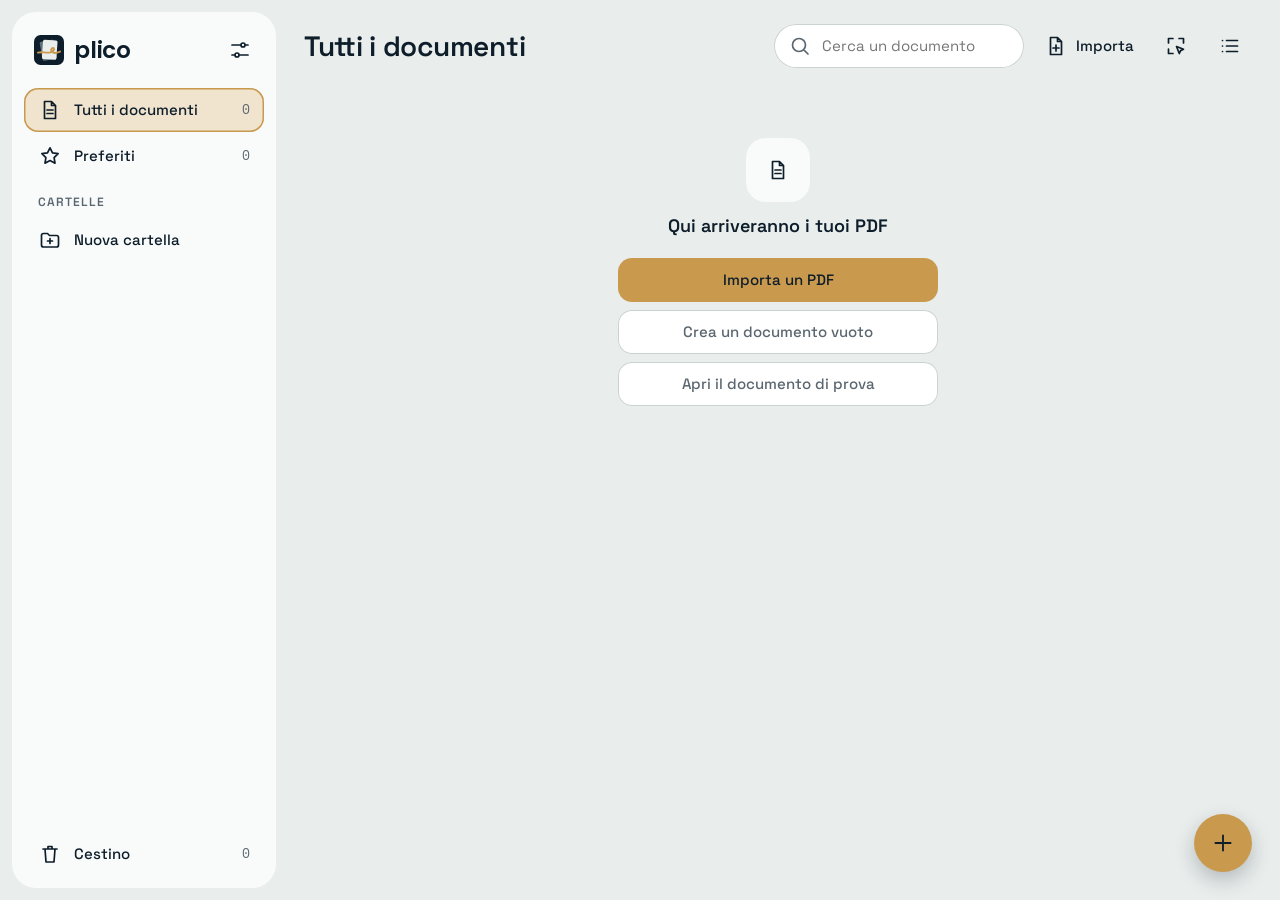
<file: index.html>
<!doctype html>
<html lang="it">
<head>
<meta charset="utf-8">
<meta name="viewport" content="width=device-width, initial-scale=1, viewport-fit=cover">
<meta http-equiv="Content-Security-Policy" content="default-src 'self'; script-src 'self' 'unsafe-inline' 'wasm-unsafe-eval'; style-src 'self' 'unsafe-inline'; img-src 'self' blob: data:; font-src 'self' data: blob:; worker-src 'self' blob:; connect-src 'self' blob:; object-src 'none'; base-uri 'none'; form-action 'self'">
<title>plico</title>
<meta name="description" content="Leggi i PDF e scrivici sopra a mano">
<meta name="theme-color" content="#E9EDEC">
<meta name="color-scheme" content="light dark">
<link rel="manifest" href="manifest.webmanifest">
<link rel="icon" href="icone/plico.svg" type="image/svg+xml">
<link rel="apple-touch-icon" href="icone/icona-192.png">
<link rel="stylesheet" href="lib/pdfjs/pdf_viewer.css">
<style>
/* plico 2.0 - colori, caratteri, componenti. I soli colori dell'interfaccia sono quelli del punto 95. */
@font-face { font-family: "Space Grotesk"; font-weight: 400; font-display: swap; src: url([data-uri]) format("woff2"); }
@font-face { font-family: "Space Grotesk"; font-weight: 500; font-display: swap; src: url([data-uri]) format("woff2"); }
@font-face { font-family: "Space Grotesk"; font-weight: 600; font-display: swap; src: url([data-uri]) format("woff2"); }
@font-face { font-family: "Space Mono"; font-weight: 400; font-display: swap; src: url([data-uri]) format("woff2"); }
@font-face { font-family: "Poppins"; font-weight: 600; font-display: swap; src: url([data-uri]) format("woff2"); }

:root {
  --fondo: #E9EDEC; --piano: #DDE3E2; --carta: #F9FBFA; --rialzo: #FFFFFF;
  --testo: #0E1D2A; --testo-2: #5A6670; --linea: #CAD2D2;
  --accento: #C99A4E; --accento-tenue: #F0E4CE; --su-accento: #0E1D2A;
  --ok: #2F9184; --no: #B4544A;
  --ombra: 0 6px 24px rgba(14, 29, 42, .12), 0 1px 3px rgba(14, 29, 42, .10);
  --sopra: #EEF1F0; --linea-tenue: #E1E6E5; --no-testo: #8A3A31;
  --f-ui: "Space Grotesk", system-ui, sans-serif; --f-mono: "Space Mono", ui-monospace, monospace; --f-nome: "Poppins", "Space Grotesk", sans-serif;
  --area-giu: env(safe-area-inset-bottom, 0px); --area-su: env(safe-area-inset-top, 0px);
  color-scheme: light;
}
@media (prefers-color-scheme: dark) {
  :root:not([data-tema="chiaro"]) {
    --fondo: #0A1620; --piano: #07111A; --carta: #0E1D2A; --rialzo: #13263A;
    --testo: #E9EDEC; --testo-2: #93A1AB; --linea: #29405A;
    --accento: #E8A867; --accento-tenue: #3A3226; --su-accento: #0E1D2A;
    --ok: #4FB3A5; --no: #D47A70;
    --ombra: 0 6px 24px rgba(0, 0, 0, .45), 0 1px 3px rgba(0, 0, 0, .40);
    --sopra: #1A3048; --linea-tenue: #1D3248; --no-testo: #E39A90;
    color-scheme: dark;
  }
}
:root[data-tema="scuro"] {
  --fondo: #0A1620; --piano: #07111A; --carta: #0E1D2A; --rialzo: #13263A;
  --testo: #E9EDEC; --testo-2: #93A1AB; --linea: #29405A;
  --accento: #E8A867; --accento-tenue: #3A3226; --su-accento: #0E1D2A;
  --ok: #4FB3A5; --no: #D47A70;
  --ombra: 0 6px 24px rgba(0, 0, 0, .45), 0 1px 3px rgba(0, 0, 0, .40);
  --sopra: #1A3048; --linea-tenue: #1D3248; --no-testo: #E39A90;
  color-scheme: dark;
}

*, *::before, *::after { box-sizing: border-box; }
[hidden] { display: none !important; }
html, body { height: 100%; margin: 0; }
body { background: var(--fondo); color: var(--testo); font: 15px/1.35 var(--f-ui); overflow: hidden; -webkit-tap-highlight-color: transparent; overscroll-behavior: none; }
button, input, select, textarea { font: inherit; color: inherit; }
button { cursor: pointer; }
:focus-visible { outline: 2px solid var(--accento); outline-offset: 2px; }
.ic { width: 24px; height: 24px; fill: none; stroke: currentColor; stroke-width: 1.7; stroke-linecap: round; stroke-linejoin: round; flex: none; }
.mono { font-family: var(--f-mono); font-size: 13px; }
.nome-app { font: 600 23px/1 var(--f-nome); letter-spacing: -.01em; }
.sr { position: absolute; width: 1px; height: 1px; overflow: hidden; clip: rect(0 0 0 0); white-space: nowrap; }

/* pulsanti */
.bi { border: 0; background: none; color: inherit; width: 44px; height: 44px; border-radius: 14px; display: grid; place-items: center; flex: none; padding: 0; }
.bi:hover { background: var(--sopra); }
.bi[disabled] { color: var(--linea); cursor: default; background: none; }
.btn { border: 0; background: var(--rialzo); box-shadow: inset 0 0 0 1px var(--linea); border-radius: 14px; min-height: 44px; padding: 0 16px; font-weight: 500; display: inline-flex; align-items: center; justify-content: center; gap: 8px; }
.btn:hover { background: var(--sopra); }
.btn.primario { background: var(--accento); color: var(--su-accento); box-shadow: none; }
.btn.primario:hover { filter: brightness(1.05); }
.btn.pericolo { background: var(--no); color: #FFFFFF; box-shadow: none; }
.btn.piccolo { min-height: 36px; padding: 0 12px; font-size: 14px; border-radius: 12px; }
.btn.testo { background: none; box-shadow: none; padding: 0 10px; }
.tondo { border: 0; padding: 0; width: 58px; height: 58px; border-radius: 50%; background: var(--accento); color: var(--su-accento); display: grid; place-items: center; box-shadow: 0 8px 20px rgba(14,29,42,.24); }
.tondo .ic { width: 26px; height: 26px; }

/* fogli, menu, avvisi */
.velo { position: fixed; inset: 0; z-index: 50; background: rgba(14, 29, 42, .32); display: flex; align-items: flex-end; justify-content: center; }
.foglio { background: var(--rialzo); width: 100%; max-height: 88vh; overflow: auto; border-radius: 24px 24px 0 0; padding: 18px 16px calc(16px + var(--area-giu)); display: flex; flex-direction: column; gap: 14px; box-shadow: 0 -8px 30px rgba(14,29,42,.16); transform: translateY(16px); opacity: 0; transition: transform .15s, opacity .15s; }
.velo.su .foglio { transform: none; opacity: 1; }
@media (min-width: 720px) {
  .velo { align-items: center; padding: 24px; }
  .foglio { width: min(460px, 100%); border-radius: 20px; padding: 20px; box-shadow: var(--ombra); }
  .foglio.foglio-menu { width: min(340px, 100%); }
}
.foglio-titolo { margin: 0; font-size: 18px; font-weight: 600; }
.foglio-sotto { margin: -6px 0 0; color: var(--testo-2); font-size: 14px; }
.foglio-azioni { display: flex; gap: 8px; justify-content: flex-end; flex-wrap: wrap; }
.foglio-azioni .btn { min-width: 96px; }
.velo-trasparente { position: fixed; inset: 0; z-index: 50; }
.menu { position: fixed; background: var(--rialzo); border-radius: 20px; box-shadow: 0 14px 34px rgba(14,29,42,.18), 0 1px 3px rgba(14,29,42,.10); padding: 6px; max-height: calc(100vh - 16px); overflow: auto; }
.menu-lista { display: flex; flex-direction: column; }
.menu-voce { border: 0; background: none; display: flex; align-items: center; gap: 14px; min-height: 48px; padding: 4px 12px; border-radius: 14px; text-align: left; font-size: 15.5px; }
.menu-voce:hover, .menu-voce:focus-visible { background: var(--sopra); }
.menu-voce.pericolo { color: var(--no-testo); }
.menu-testo { flex: 1; }
.menu-valore { font-family: var(--f-mono); font-size: 12.5px; color: var(--testo-2); }
.menu-sep { height: 1px; background: var(--linea-tenue); margin: 4px 8px; }
.area-avvisi { position: fixed; left: 0; right: 0; bottom: calc(80px + var(--area-giu)); z-index: 60; display: flex; justify-content: center; pointer-events: none; padding: 0 16px; }
.avviso { pointer-events: auto; background: var(--testo); color: var(--fondo); border-radius: 14px; min-height: 48px; padding: 6px 8px 6px 16px; display: flex; align-items: center; gap: 12px; box-shadow: var(--ombra); max-width: 560px; font-size: 14.5px; }
.avviso-azione { border: 0; background: none; color: var(--accento); font-weight: 600; min-height: 40px; padding: 0 10px; border-radius: 10px; }
.avviso:not(:has(.avviso-azione)) { padding-right: 16px; }
.striscia { position: fixed; top: var(--area-su); left: 0; right: 0; z-index: 70; background: var(--no); color: #FFFFFF; display: flex; align-items: center; gap: 10px; padding: 8px 12px; flex-wrap: wrap; font-size: 14px; }
.striscia span { flex: 1; min-width: 200px; }
.striscia .btn { background: #FFFFFF; color: #0E1D2A; box-shadow: none; }
.campo-gruppo { display: flex; flex-direction: column; gap: 6px; margin: 0; }
.campo-etichetta { font-size: 13px; color: var(--testo-2); }
.campo { border: 0; background: var(--fondo); border-radius: 12px; min-height: 48px; padding: 0 14px; font-size: 16px; box-shadow: inset 0 0 0 1px var(--linea); width: 100%; }
.campo:focus { outline: 2px solid var(--accento); outline-offset: 0; }
.campo-errore { margin: 0; color: var(--no-testo); font-size: 13.5px; min-height: 1em; }
.campo-errore:empty { display: none; }
.scelte { display: flex; flex-direction: column; gap: 8px; }
.scelta { border: 0; background: var(--fondo); border-radius: 16px; padding: 10px 14px; min-height: 60px; display: flex; align-items: center; gap: 14px; text-align: left; }
.scelta:hover { background: var(--sopra); }
.scelta-icona { width: 40px; height: 40px; border-radius: 12px; background: var(--rialzo); display: grid; place-items: center; flex: none; }
.scelta-testo { display: flex; flex-direction: column; gap: 2px; }
.scelta-testo b { font-weight: 600; font-size: 15.5px; }
.scelta-testo small { color: var(--testo-2); font-size: 13px; }
.interruttore { border: 0; padding: 0; width: 48px; height: 28px; flex: none; position: relative; border-radius: 14px; background: var(--linea); }
.interruttore::after { content: ""; position: absolute; top: 3px; left: 3px; width: 22px; height: 22px; border-radius: 50%; background: #FFFFFF; box-shadow: 0 1px 2px rgba(14,29,42,.25); transition: left .15s; }
.interruttore[aria-checked="true"] { background: var(--accento); }
.interruttore[aria-checked="true"]::after { left: 23px; }
.segmenti { display: flex; gap: 2px; padding: 3px; border-radius: 12px; background: var(--sopra); flex: none; }
.segmenti button { border: 0; background: none; min-height: 38px; padding: 0 10px; border-radius: 9px; font-size: 13.5px; font-weight: 500; color: var(--testo-2); }
.segmenti button[aria-checked="true"] { background: var(--rialzo); color: var(--testo); box-shadow: 0 1px 3px rgba(14,29,42,.14); }
.colori-cartella { display: flex; gap: 10px; flex-wrap: wrap; }
.colori-cartella button { width: 44px; height: 44px; border-radius: 50%; border: 0; padding: 0; display: grid; place-items: center; }
.colori-cartella button span { width: 30px; height: 30px; border-radius: 50%; display: block; }
.colori-cartella button[aria-checked="true"] span { box-shadow: 0 0 0 2px var(--rialzo), 0 0 0 4px var(--accento); }

/* avvio */
#avvio { position: fixed; inset: 0; z-index: 90; background: #0E1D2A; color: #E9EDEC; display: flex; flex-direction: column; align-items: center; justify-content: center; gap: 14px; pointer-events: none; transition: opacity .15s; }
#avvio .segno { stroke-dasharray: 80; stroke-dashoffset: 80; animation: disegna .55s ease-out .35s forwards; }
#avvio .foglio-dietro { opacity: 0; animation: compari .2s .05s forwards; }
#avvio .foglio-davanti { opacity: 0; animation: compari .2s .15s forwards; }
#avvio .nome-app { font-size: 30px; opacity: 0; animation: compari .3s .8s forwards; }
#avvio small { font-size: 13px; color: #93A1AB; opacity: 0; animation: compari .3s .8s forwards; }
#avvio small b { color: #E9EDEC; }
#avvio.via { opacity: 0; }
@keyframes disegna { to { stroke-dashoffset: 0; } }
@keyframes compari { to { opacity: 1; } }

/* ---------- libreria ---------- */
.libreria { position: fixed; inset: 0; display: flex; }
.pannello { width: 264px; flex: none; margin: 12px 0 12px 12px; padding: 14px 12px 12px; background: var(--carta); border-radius: 24px; display: flex; flex-direction: column; gap: 2px; overflow-y: auto; }
.pannello-testa { display: flex; align-items: center; gap: 10px; padding: 2px 2px 14px 10px; }
.pannello-testa .nome-app { flex: 1; }
.voce { border: 0; background: none; display: flex; align-items: center; gap: 12px; min-height: 44px; padding: 0 14px; border-radius: 14px; font-size: 15px; font-weight: 500; text-align: left; color: var(--testo); width: 100%; }
.voce:hover { background: var(--sopra); }
.voce[aria-current="page"] { background: var(--accento-tenue); box-shadow: inset 0 0 0 1.5px var(--accento); }
.voce .conta { font-family: var(--f-mono); font-size: 13px; color: var(--testo-2); }
.voce .etichetta { flex: 1; min-width: 0; white-space: nowrap; overflow: hidden; text-overflow: ellipsis; }
.voce .punto-cartella { width: 12px; height: 12px; border-radius: 4px; flex: none; }
.voce .freccia { width: 20px; height: 20px; margin: 0 -6px 0 -8px; color: var(--testo-2); border: 0; background: none; padding: 0; display: grid; place-items: center; }
.voce .freccia .ic { width: 18px; height: 18px; }
.pannello-titolo { padding: 14px 14px 6px; font-size: 12px; font-weight: 600; letter-spacing: .08em; text-transform: uppercase; color: var(--testo-2); }
.pannello-spazio { flex: 1; min-height: 12px; }
.stato-sync { display: flex; align-items: center; gap: 8px; padding: 8px 14px; font-size: 12.5px; color: var(--testo-2); }
.stato-sync .ic { width: 18px; height: 18px; }
.stato-sync.errore { color: var(--no-testo); }
.principale { flex: 1; min-width: 0; position: relative; display: flex; flex-direction: column; }
.contenuto { flex: 1; min-height: 0; overflow-y: auto; padding: 18px 28px 120px; display: flex; flex-direction: column; gap: 16px; }
.testata { display: flex; align-items: center; gap: 10px; min-height: 56px; flex-wrap: wrap; }
.testata-titolo { flex: 1; min-width: 160px; display: flex; flex-direction: column; gap: 2px; }
.testata h1 { margin: 0; font-size: 28px; line-height: 1.15; font-weight: 600; letter-spacing: -.01em; }
.briciole { border: 0; background: none; padding: 0; align-self: flex-start; font-size: 13px; color: var(--testo-2); min-height: 24px; }
.cerca { display: flex; align-items: center; gap: 8px; width: 250px; height: 44px; padding: 0 14px; border-radius: 999px; background: var(--rialzo); box-shadow: inset 0 0 0 1px var(--linea); color: var(--testo-2); }
.cerca input { border: 0; outline: 0; background: transparent; width: 100%; font-size: 15px; color: var(--testo); min-width: 0; }
.cerca:focus-within { box-shadow: inset 0 0 0 2px var(--accento); }
.riprendi { display: flex; align-items: center; gap: 14px; min-height: 60px; padding: 8px 16px 8px 10px; border-radius: 18px; background: var(--carta); border: 0; text-align: left; width: 100%; }
.riprendi:hover { background: var(--sopra); }
.riprendi .tondino { width: 44px; height: 44px; flex: none; border-radius: 14px; background: var(--accento-tenue); display: grid; place-items: center; }
.riprendi .testi { flex: 1; min-width: 0; display: flex; flex-direction: column; gap: 1px; }
.riprendi .sopratitolo { font-size: 12px; font-weight: 600; letter-spacing: .08em; text-transform: uppercase; color: var(--testo-2); }
.riprendi .titolo { font-size: 15.5px; font-weight: 500; white-space: nowrap; overflow: hidden; text-overflow: ellipsis; }
.promemoria { display: flex; align-items: center; gap: 12px; padding: 8px 8px 8px 16px; border-radius: 16px; background: var(--accento-tenue); font-size: 14px; }
.promemoria span { flex: 1; }
.riga-ordine { display: flex; align-items: center; justify-content: space-between; gap: 10px; }
.riga-ordine .nota { font-size: 14px; color: var(--testo-2); }
.ordina { border: 0; background: none; padding: 0 6px; display: flex; align-items: center; gap: 4px; font-size: 14px; color: var(--testo); min-height: 44px; border-radius: 10px; }
.ordina .ic { width: 18px; height: 18px; }
.riquadri { display: flex; gap: 16px; flex-wrap: wrap; }
.riquadro { border: 0; padding: 0; position: relative; width: 156px; height: 100px; border-radius: 16px; overflow: hidden; text-align: left; }
.riquadro .linguetta { position: absolute; left: 26px; right: 26px; top: 12px; height: 34px; border-radius: 6px; background: #FFFFFF; opacity: .92; }
.riquadro .fronte { position: absolute; left: 0; right: 0; bottom: 0; top: 30px; border-radius: 8px 8px 16px 16px; display: flex; flex-direction: column; justify-content: space-between; padding: 8px 14px 12px; }
.riquadro .fronte .mono { font-size: 12px; color: #33414D; }
.riquadro .fronte b { font-size: 16px; font-weight: 600; color: #0E1D2A; white-space: nowrap; overflow: hidden; text-overflow: ellipsis; }
.griglia { display: grid; grid-template-columns: repeat(auto-fill, minmax(168px, 1fr)); gap: 22px 20px; align-content: start; }
.scheda { display: flex; flex-direction: column; min-width: 0; position: relative; }
.scheda .apri { border: 0; background: none; padding: 0; text-align: left; display: flex; flex-direction: column; gap: 8px; min-width: 0; width: 100%; }
.scheda .apri:focus-visible { outline: 0; }
.scheda .mini { aspect-ratio: 1 / 1.414; width: 100%; border-radius: 10px; background: #FFFFFF; box-shadow: 0 1px 3px rgba(14,29,42,.10), 0 0 0 1px rgba(14,29,42,.06); overflow: hidden; display: grid; place-items: center; color: #93A1AB; }
.scheda .mini img { width: 100%; height: 100%; object-fit: cover; object-position: top; display: block; }
.scheda .apri:hover .mini, .scheda .apri:focus-visible .mini { outline: 2px solid var(--accento); outline-offset: 2px; }
.scheda .nome { font-size: 15px; font-weight: 500; line-height: 1.3; display: -webkit-box; -webkit-line-clamp: 2; -webkit-box-orient: vertical; overflow: hidden; overflow-wrap: anywhere; }
.scheda .riga { display: flex; align-items: center; gap: 6px; font-size: 12.5px; color: var(--testo-2); min-height: 20px; }
.scheda .riga .ic { width: 15px; height: 15px; }
.scheda .riga .stella-on { color: var(--accento); fill: var(--accento); }
.scheda .riga .spazio { flex: 1; }
.scheda .puntini { position: absolute; right: 4px; top: 4px; background: var(--rialzo); box-shadow: var(--ombra); width: 40px; height: 40px; border-radius: 12px; opacity: 0; }
.scheda:hover .puntini, .scheda .puntini:focus-visible { opacity: 1; }
@media (hover: none) { .scheda .puntini { opacity: 1; } }
.elenco { display: flex; flex-direction: column; }
.riga-doc { display: flex; align-items: center; gap: 14px; min-height: 76px; padding: 6px 0; border-bottom: 1px solid var(--linea-tenue); }
.riga-doc .apri { flex: 1; min-width: 0; border: 0; background: none; padding: 0; display: flex; align-items: center; gap: 14px; text-align: left; min-height: 64px; }
.riga-doc .mini { width: 48px; height: 64px; flex: none; border-radius: 6px; background: #FFFFFF; box-shadow: 0 1px 3px rgba(14,29,42,.10), 0 0 0 1px rgba(14,29,42,.06); overflow: hidden; display: grid; place-items: center; color: #93A1AB; }
.riga-doc .mini img { width: 100%; height: 100%; object-fit: cover; object-position: top; }
.riga-doc .testi { flex: 1; min-width: 0; display: flex; flex-direction: column; gap: 3px; }
.riga-doc .nome { font-size: 15.5px; font-weight: 500; white-space: nowrap; overflow: hidden; text-overflow: ellipsis; }
.riga-doc .riga { display: flex; align-items: center; gap: 6px; font-size: 12.5px; color: var(--testo-2); }
.riga-doc .riga .ic { width: 15px; height: 15px; }
.riga-doc .riga .stella-on { color: var(--accento); fill: var(--accento); }
.riga-cartella { display: flex; align-items: center; gap: 14px; min-height: 60px; border: 0; background: none; width: 100%; text-align: left; border-bottom: 1px solid var(--linea-tenue); padding: 0 4px; }
.riga-cartella .icona-cartella { width: 44px; height: 44px; border-radius: 12px; display: grid; place-items: center; flex: none; }
.riga-cartella .etichetta { flex: 1; font-size: 15.5px; font-weight: 500; }
.vuoto { display: flex; flex-direction: column; align-items: center; text-align: center; gap: 12px; padding: 48px 16px; color: var(--testo-2); }
.vuoto .grande { width: 64px; height: 64px; border-radius: 20px; background: var(--carta); display: grid; place-items: center; color: var(--testo); }
.vuoto h2 { margin: 0; font-size: 18px; color: var(--testo); font-weight: 600; }
.vuoto p { margin: 0; max-width: 36ch; }
.vuoto .azioni { display: flex; flex-direction: column; gap: 8px; width: min(320px, 100%); margin-top: 8px; }
.piu { position: absolute; right: 28px; bottom: calc(28px + var(--area-giu)); z-index: 5; }
.trascina { position: fixed; inset: 12px; z-index: 80; border-radius: 24px; border: 3px dashed var(--accento); background: color-mix(in srgb, var(--fondo) 80%, transparent); display: grid; place-items: center; font-size: 20px; font-weight: 600; pointer-events: none; }
.testa-stretta { display: none; }
.barra-giu { display: none; }

@media (max-width: 719.98px) {
  .pannello { display: none; }
  .testa-stretta { display: flex; align-items: center; gap: 4px; height: calc(56px + var(--area-su)); padding: var(--area-su) 4px 0 16px; background: var(--carta); border-bottom: 1px solid var(--linea-tenue); flex: none; }
  .testa-stretta .nome-app { flex: 1; margin-left: 10px; font-size: 21px; }
  .contenuto { padding: 14px 16px calc(96px + var(--area-giu)); gap: 14px; }
  .testata { min-height: 0; }
  .testata h1 { font-size: 22px; }
  .testata .cerca, .testata .importa, .testata .cambia-vista { display: none; }
  .cerca.aperta { display: flex; width: 100%; }
  .barra-giu { display: flex; position: absolute; left: 0; right: 0; bottom: 0; height: calc(64px + var(--area-giu)); padding: 0 8px var(--area-giu); background: var(--rialzo); border-top: 1px solid var(--linea-tenue); align-items: center; justify-content: space-around; z-index: 6; }
  .barra-giu .scheda-giu { border: 0; background: none; display: flex; flex-direction: column; align-items: center; gap: 2px; font-size: 12px; font-weight: 500; color: var(--testo-2); min-width: 72px; min-height: 52px; justify-content: center; border-radius: 14px; }
  .barra-giu .scheda-giu[aria-current="page"] { color: var(--testo); }
  .barra-giu .scheda-giu[aria-current="page"] .ic { background: var(--accento-tenue); border-radius: 10px; box-shadow: inset 0 0 0 1.5px var(--accento); }
  .barra-giu .scheda-giu .ic { width: 40px; height: 28px; padding: 2px 8px; }
  .barra-giu .tondo { width: 52px; height: 52px; box-shadow: 0 4px 12px rgba(14,29,42,.2); }
  .piu { display: none; }
  .griglia { grid-template-columns: repeat(auto-fill, minmax(140px, 1fr)); gap: 18px 14px; }
  .riquadro { width: calc(50% - 8px); }
  .area-avvisi { bottom: calc(76px + var(--area-giu)); }
}

/* ---------- documento ---------- */
.documento { position: fixed; inset: 0; display: flex; flex-direction: column; background: var(--piano); }
.testa-doc { height: calc(56px + var(--area-su)); padding: var(--area-su) 12px 0; flex: none; display: flex; align-items: center; gap: 6px; background: var(--carta); border-bottom: 1px solid var(--linea); position: relative; z-index: 6; }
.testa-doc .titoli { flex: 1; min-width: 0; display: flex; flex-direction: column; gap: 1px; padding-left: 2px; border: 0; background: none; text-align: left; min-height: 44px; justify-content: center; border-radius: 12px; padding: 0 6px; }
.testa-doc .titoli:hover { background: var(--sopra); }
.testa-doc .titolo { font-size: 18px; font-weight: 600; line-height: 1.2; white-space: nowrap; overflow: hidden; text-overflow: ellipsis; }
.testa-doc .salvataggio { display: flex; align-items: center; gap: 5px; font-size: 12.5px; color: var(--testo-2); }
.testa-doc .salvataggio .ic { width: 14px; height: 14px; }
.indicatore { border: 0; height: 36px; padding: 0 12px; flex: none; border-radius: 999px; background: var(--fondo); font-family: var(--f-mono); font-size: 13px; color: var(--testo); font-variant-numeric: tabular-nums; }
.visore { position: absolute; inset: 0; overflow: auto; background: var(--piano); }
.zona { flex: 1; min-height: 0; position: relative; }
.visore .pdfViewer { padding: 16px 0 140px; }
.visore .pdfViewer .page { margin: 12px auto; border: 0; box-shadow: 0 1px 4px rgba(14,29,42,.18); }
.visore.lettura { touch-action: pan-x pan-y; }
.visore.scrittura { touch-action: none; user-select: none; -webkit-user-select: none; cursor: crosshair; }
.visore.scrittura .textLayer, .visore.scrittura .annotationLayer { pointer-events: none; }
.visore.trascina-mano { cursor: grabbing; }
.canvasWrapper > canvas.tela { position: absolute; left: 0; top: 0; width: 100%; height: 100%; pointer-events: none; }
.canvasWrapper > canvas.tela-ev { mix-blend-mode: multiply; }
.tela-viva { position: absolute; left: 0; top: 0; pointer-events: none; z-index: 3; }
.scrivi { position: absolute; z-index: 5; right: 20px; top: 16px; }
.barra-strumenti { position: absolute; z-index: 5; right: 16px; top: 16px; width: 64px; padding: 8px; background: var(--rialzo); border-radius: 22px; box-shadow: var(--ombra); display: flex; flex-direction: column; align-items: center; gap: 4px; max-height: calc(100% - 32px); overflow-y: auto; }
.barra-strumenti.sinistra { right: auto; left: 16px; }
.barra-strumenti .sep { flex: none; width: 32px; height: 1px; background: var(--linea-tenue); margin: 2px 0; }
.strumento { border: 0; background: none; padding: 0; flex: none; width: 48px; height: 48px; border-radius: 14px; display: grid; place-items: center; color: var(--testo); }
.strumento:hover { background: var(--sopra); }
.strumento[aria-pressed="true"] { background: var(--accento-tenue); box-shadow: inset 0 0 0 1.5px var(--accento); }
.strumento[disabled] { color: var(--linea); background: none; cursor: default; }
.strumento.dito[aria-pressed="false"] { color: var(--testo-2); }
.punto-colore { display: block; width: 26px; height: 26px; border-radius: 50%; box-shadow: inset 0 0 0 1px rgba(14,29,42,.18); }
.punto-colore.on { box-shadow: 0 0 0 2px var(--rialzo), 0 0 0 4px var(--accento); }
.strumento.colore { height: 40px; }
.barra-spessore { display: block; width: 24px; border-radius: 4px; }
.opzioni { position: absolute; z-index: 7; right: 92px; top: 16px; width: 316px; border-radius: 20px; box-shadow: 0 14px 34px rgba(14,29,42,.18), 0 1px 3px rgba(14,29,42,.10); padding: 16px; background: var(--rialzo); display: flex; flex-direction: column; gap: 14px; }
.opzioni.sinistra { right: auto; left: 92px; }
.opzioni h3 { margin: 0; font-size: 16px; font-weight: 600; }
.opzioni p { margin: -8px 0 0; font-size: 13px; color: var(--testo-2); }
.opzioni .fila { display: flex; gap: 2px; flex-wrap: wrap; }
.opzioni .taglia { border: 0; background: none; padding: 0; width: 50px; height: 46px; border-radius: 12px; display: grid; place-items: center; }
.opzioni .taglia[aria-pressed="true"] { background: var(--accento-tenue); box-shadow: inset 0 0 0 1.5px var(--accento); }
.opzioni .taglia span { display: block; border-radius: 50%; }
.opzioni .tinta { border: 0; background: none; padding: 0; width: 44px; height: 44px; border-radius: 50%; display: grid; place-items: center; }
.opzioni .riga-opz { display: flex; align-items: center; gap: 12px; min-height: 44px; font-size: 14.5px; }
.opzioni .riga-opz span { flex: 1; }
.barra-cerca { position: absolute; z-index: 6; top: 12px; left: 50%; transform: translateX(-50%); width: min(560px, calc(100% - 24px)); background: var(--rialzo); border-radius: 18px; box-shadow: var(--ombra); display: flex; align-items: center; gap: 4px; padding: 4px 4px 4px 14px; }
.barra-cerca input { flex: 1; min-width: 0; border: 0; outline: 0; background: none; font-size: 16px; min-height: 44px; }
.barra-cerca .esito { font-family: var(--f-mono); font-size: 12.5px; color: var(--testo-2); white-space: nowrap; padding: 0 6px; }
.copertura { position: absolute; inset: 0; display: grid; place-items: center; color: var(--testo-2); font-size: 15px; z-index: 2; pointer-events: none; }
.visore .textLayer .highlight { background-color: rgba(201, 154, 78, .35); }
.visore .textLayer .highlight.selected { background-color: rgba(201, 154, 78, .7); }

@media (max-width: 719.98px) {
  .testa-doc { padding: var(--area-su) 4px 0; gap: 2px; height: calc(52px + var(--area-su)); }
  .testa-doc .titolo { font-size: 16px; }
  .testa-doc .solo-largo { display: none; }
  .visore .pdfViewer { padding: 12px 0 calc(140px + var(--area-giu)); }
  .visore .pdfViewer .page { margin: 8px auto; }
  .scrivi { top: auto; right: 16px; bottom: calc(20px + var(--area-giu)); }
  .barra-strumenti, .barra-strumenti.sinistra { left: 0; right: 0; top: auto; bottom: 0; width: auto; height: calc(64px + var(--area-giu)); padding: 0 6px var(--area-giu); border-radius: 0; border-top: 1px solid var(--linea); box-shadow: none; flex-direction: row; justify-content: space-between; gap: 2px; overflow-x: auto; overflow-y: hidden; max-height: none; }
  .barra-strumenti .sep { width: 1px; height: 28px; margin: 0; }
  .strumento { width: 44px; height: 44px; }
  .opzioni, .opzioni.sinistra { left: 0; right: 0; top: auto; bottom: calc(64px + var(--area-giu)); width: auto; border-radius: 24px 24px 0 0; box-shadow: 0 -8px 30px rgba(14,29,42,.16); }
  .barra-cerca { top: 8px; }
}

/* ---------- impostazioni ---------- */
.impostazioni { position: fixed; inset: 0; display: flex; flex-direction: column; background: var(--fondo); }
.impostazioni .testa-doc h1 { margin: 0; font-size: 20px; font-weight: 600; flex: 1; }
.impostazioni .corpo { flex: 1; min-height: 0; overflow-y: auto; padding: 14px 16px calc(24px + var(--area-giu)); }
.impostazioni .colonna { max-width: 640px; margin: 0 auto; display: flex; flex-direction: column; gap: 12px; }
.sezione { background: var(--rialzo); border-radius: 20px; overflow: hidden; }
.sezione-testa { border: 0; background: none; width: 100%; display: flex; align-items: center; gap: 12px; min-height: 56px; padding: 6px 16px; text-align: left; }
.sezione-testa .bollo { width: 36px; height: 36px; flex: none; border-radius: 12px; background: var(--fondo); display: grid; place-items: center; }
.sezione-testa .bollo .ic { width: 20px; height: 20px; }
.sezione-testa .testi { flex: 1; display: flex; flex-direction: column; gap: 1px; }
.sezione-testa b { font-size: 16px; font-weight: 600; }
.sezione-testa small { font-size: 12.5px; color: var(--testo-2); }
.sezione-testa .freccia { width: 20px; height: 20px; color: var(--testo-2); transition: transform .15s; }
.sezione-testa[aria-expanded="true"] .freccia { transform: rotate(180deg); }
.sezione-corpo { border-top: 1px solid var(--linea-tenue); }
.riga-imp { display: flex; align-items: center; gap: 12px; min-height: 56px; padding: 8px 16px; border-bottom: 1px solid var(--linea-tenue); flex-wrap: wrap; }
.riga-imp:last-child { border-bottom: 0; }
.riga-imp .testi { flex: 1; min-width: 180px; display: flex; flex-direction: column; gap: 2px; }
.riga-imp .testi span { font-size: 15px; }
.riga-imp .testi small { font-size: 12.5px; color: var(--testo-2); }
.riga-imp .valore { font-family: var(--f-mono); font-size: 13px; color: var(--testo); }
.riga-imp.paragrafo .testi span { font-weight: 600; }
.riga-imp.paragrafo .testi small { font-size: 14px; color: var(--testo); line-height: 1.5; }
.info-i { border: 0; background: none; width: 32px; height: 32px; border-radius: 10px; display: inline-grid; place-items: center; color: var(--testo-2); vertical-align: middle; }
.info-i .ic { width: 18px; height: 18px; }
.firma-app { margin: 4px 0 0; text-align: center; font-size: 12.5px; color: var(--testo-2); }
.firma-app b { color: var(--testo); }
@media (min-width: 720px) {
  .sezione-testa { cursor: default; }
  .sezione-testa .freccia { display: none; }
}
@media (prefers-reduced-motion: reduce) { *, *::before, *::after { transition: none !important; animation: none !important; } #avvio { display: none; } }

/* ---------- 2.2: selezione multipla, explorer delle cartelle ---------- */
.spunta { position: absolute; left: 8px; top: 8px; width: 28px; height: 28px; border-radius: 50%; background: var(--accento); color: var(--su-accento); display: grid; place-items: center; box-shadow: 0 0 0 2px var(--rialzo); pointer-events: none; z-index: 1; }
.spunta .ic { width: 18px; height: 18px; stroke-width: 2.4; }
.spunta.vuota { background: rgba(255,255,255,.85); box-shadow: inset 0 0 0 2px var(--linea), 0 0 0 2px var(--rialzo); }
.scheda.scelto .mini { outline: 3px solid var(--accento); outline-offset: 2px; }
.riga-doc { position: relative; }
.riga-doc .spunta { position: static; flex: none; margin-left: 2px; }
.riga-doc.scelto { background: var(--accento-tenue); border-radius: 14px; }
.riga-cartella { position: relative; }
.riga-cartella .spunta { position: static; flex: none; }
.riga-cartella.scelto { background: var(--accento-tenue); border-radius: 14px; }
.riquadro { position: relative; }
.riquadro.scelto { outline: 3px solid var(--accento); outline-offset: 3px; }
.bersaglio { outline: 2px dashed var(--accento) !important; outline-offset: 2px; background: var(--accento-tenue) !important; }
.testata.selezione { background: var(--carta); border-radius: 18px; padding: 6px 8px; position: sticky; top: 0; z-index: 4; box-shadow: var(--ombra); }
.testata.selezione h1 { font-size: 20px; }
.azioni-selezione { display: flex; gap: 2px; flex-wrap: wrap; }
.azione-sel[disabled] { opacity: .4; cursor: default; }
@media (max-width: 719.98px) { .azione-sel span { display: none; } .azione-sel { padding: 0; width: 44px; } .testata .entra-sel { display: none; } }
.esploratore { display: flex; flex-direction: column; gap: 8px; min-height: 240px; }
.esplora-testa { display: flex; align-items: center; gap: 6px; min-height: 44px; }
.esplora-radice { width: 44px; height: 44px; display: grid; place-items: center; color: var(--testo-2); }
.esplora-percorso { font-size: 14px; color: var(--testo-2); overflow-wrap: anywhere; }
.esplora-lista { display: flex; flex-direction: column; max-height: 50vh; overflow-y: auto; }
.esplora-voce { border: 0; background: none; display: flex; align-items: center; gap: 12px; min-height: 56px; padding: 4px 8px; border-radius: 14px; text-align: left; width: 100%; }
.esplora-voce:hover { background: var(--sopra); }
.esplora-voce[disabled] { opacity: .4; cursor: default; background: none; }
.esplora-voce .icona-cartella { width: 40px; height: 40px; border-radius: 12px; display: grid; place-items: center; flex: none; }
.esplora-voce .etichetta { flex: 1; font-size: 15.5px; font-weight: 500; }
.esplora-voce > .ic:last-child { width: 18px; height: 18px; color: var(--testo-2); }
.esplora-vuoto { margin: 4px 8px; color: var(--testo-2); font-size: 14px; }

/* ---------- 2.2: testo, selezione dei segni, firma, pagine, prova della penna ---------- */
.editor-testo { position: absolute; z-index: 6; display: flex; align-items: flex-start; gap: 0; }
.editor-testo textarea { border: 0; outline: 1.5px dashed var(--accento); outline-offset: 2px; background: rgba(255,255,255,.35); padding: 0; margin: 0; resize: none; overflow: hidden; white-space: pre; min-width: 40px; }
.editor-testo .maniglia { position: absolute; left: -48px; top: -10px; width: 44px; height: 44px; border: 0; background: none; display: grid; place-items: center; cursor: move; touch-action: none; }
.editor-testo .maniglia .ic { width: 26px; height: 26px; padding: 3px; border-radius: 50%; background: var(--accento); color: var(--su-accento); }
.sel-box { position: absolute; z-index: 6; border: 1.5px dashed var(--accento); border-radius: 6px; pointer-events: none; }
.sel-maniglia { position: absolute; width: 44px; height: 44px; pointer-events: auto; touch-action: none; display: grid; place-items: center; }
.sel-maniglia::after { content: ""; width: 14px; height: 14px; border-radius: 50%; background: var(--rialzo); box-shadow: 0 0 0 2px var(--accento); }
.sel-maniglia.no { left: -22px; top: -22px; cursor: nwse-resize; } .sel-maniglia.ne { right: -22px; top: -22px; cursor: nesw-resize; }
.sel-maniglia.so { left: -22px; bottom: -22px; cursor: nesw-resize; } .sel-maniglia.se { right: -22px; bottom: -22px; cursor: nwse-resize; }
.sel-azioni { position: absolute; left: 50%; bottom: calc(100% + 26px); transform: translateX(-50%); display: flex; gap: 2px; padding: 4px; background: var(--rialzo); border-radius: 16px; box-shadow: var(--ombra); pointer-events: auto; }
.lettera { font-family: Helvetica, Arial, sans-serif; font-weight: 600; color: var(--testo); line-height: 1; }
.riquadro-firma { background: #FFFFFF; border-radius: 14px; box-shadow: inset 0 0 0 1px var(--linea); height: 200px; position: relative; overflow: hidden; }
.riquadro-firma::after { content: ""; position: absolute; left: 24px; right: 24px; bottom: 48px; border-bottom: 1px dashed #CAD2D2; pointer-events: none; }
.riquadro-firma.piccolo { height: 140px; }
.blocco-firma { position: absolute; inset: 0; width: 100%; height: 100%; touch-action: none; }
.foglio.foglio-pagine { max-height: 92vh; }
@media (min-width: 720px) { .foglio.foglio-pagine { width: min(760px, 100%); } .foglio.foglio-esplora { width: min(520px, 100%); } }
.griglia-pagine { display: grid; grid-template-columns: repeat(auto-fill, minmax(132px, 1fr)); gap: 14px; overflow-y: auto; max-height: 62vh; padding: 4px; }
.tessera-pagina { display: flex; flex-direction: column; align-items: center; gap: 4px; }
.vai-pagina { border: 0; padding: 0; background: none; border-radius: 6px; }
.vai-pagina[aria-current="page"] .mini-pagina { outline: 3px solid var(--accento); outline-offset: 2px; }
.mini-pagina { width: 110px; aspect-ratio: 1 / 1.414; display: block; background: #FFFFFF; border-radius: 4px; box-shadow: 0 1px 3px rgba(14,29,42,.15), 0 0 0 1px rgba(14,29,42,.06); }
.azioni-pagina { display: flex; align-items: center; gap: 0; }
.azioni-pagina .bi { width: 40px; height: 40px; }
.azioni-pagina .mono { min-width: 26px; text-align: center; }
.prova-penna { gap: 12px; }
.nota-penna { margin: 0; color: var(--testo-2); font-size: 14px; }
.riquadro-prova { height: 320px; background: #FFFFFF; color: #0E1D2A; position: relative; }
.blocco-prova { position: absolute; inset: 0; width: 100%; height: 100%; touch-action: none; }
.barra-pressione { display: block; height: 6px; border-radius: 3px; background: var(--fondo); overflow: hidden; margin-top: 6px; max-width: 280px; }
.barra-pressione i { display: block; height: 100%; width: 0; background: var(--accento); }
.lettura-penna { display: grid; grid-template-columns: auto 1fr; gap: 0; margin: 0; }
.lettura-penna dt, .lettura-penna dd { padding: 10px 16px; border-bottom: 1px solid var(--linea-tenue); margin: 0; font-size: 14.5px; }
.lettura-penna dd { font-family: var(--f-mono); font-size: 13px; text-align: right; }
@media (min-width: 720px) and (max-height: 900px) {
  .barra-strumenti { gap: 2px; padding: 6px; width: 58px; }
  .barra-strumenti .strumento { width: 44px; height: 44px; }
  .barra-strumenti .strumento.colore { height: 36px; }
  .opzioni { right: 84px; } .opzioni.sinistra { left: 84px; }
}

</style>
<script>
/* tema e avvio prima del primo disegno, per non avere lampi */
(function () {
  try { var t = localStorage.getItem('plico-tema'); if (t === 'chiaro' || t === 'scuro') document.documentElement.dataset.tema = t; } catch (e) {}
})();
</script>
</head>
<body>
<div id="app" aria-live="off"></div>
<div class="area-avvisi"></div>
<div id="avvio" aria-hidden="true">
  <svg viewBox="0 0 64 64" width="96" height="96"><rect class="foglio-dietro" x="15" y="12" width="31" height="41" rx="3.5" fill="#5F7280" transform="rotate(-10 30.5 32.5)"/><rect class="foglio-davanti" x="18" y="11" width="31" height="41" rx="3.5" fill="#E9EDEC" transform="rotate(4 33.5 31.5)"/><path class="segno" d="M8.5 37.5c8.5-3 17.5 1.8 26.5-.4 4.6-1.1 9-5.2 7.4-8.1-1.8-3.2-7.8.6-5.2 5.3 2.4 4.4 9.6 4.9 18.3 1.2" fill="none" stroke="#C99A4E" stroke-width="4.2" stroke-linecap="round" stroke-linejoin="round"/></svg>
  <span class="nome-app">plico</span>
  <small>by <b>nautargo</b></small>
</div>
<script>
/* splash: 1,10 s, non blocca i tocchi; spenta nelle impostazioni, con meno movimento o ricaricando nella stessa sessione */
(function () {
  var a = document.getElementById('avvio'), via = function () { a.remove(); };
  var spenta = false;
  try { spenta = localStorage.getItem('plico-splash') === 'no' || sessionStorage.getItem('plico-visto') === '1'; sessionStorage.setItem('plico-visto', '1'); } catch (e) {}
  if (spenta || matchMedia('(prefers-reduced-motion: reduce)').matches) { via(); return; }
  setTimeout(function () { a.classList.add('via'); setTimeout(via, 160); }, 1100);
})();
</script>
<script type="module">
const __m = {};

// ---- 20-base.js ----
__m["20-base.js"] = await (async () => {
// Utilità comuni: DOM, formati italiani, id, eventi interni.
const $ = (sel, radice = document) => radice.querySelector(sel);
const $$ = (sel, radice = document) => Array.from(radice.querySelectorAll(sel));
const MB = 1048576;
const PESO_MASSIMO = 200 * MB;
const GIORNO = 86400000;

// el('button.classe', { attributi, onclick }, figli...)
function el(tag, attr, ...figli) {
  const [nome, ...classi] = tag.split('.');
  const n = document.createElement(nome || 'div');
  if (classi.length) n.className = classi.join(' ');
  if (attr) for (const k in attr) {
    const v = attr[k];
    if (v === undefined || v === null || v === false) continue;
    if (k.startsWith('on') && typeof v === 'function') n.addEventListener(k.slice(2), v);
    else if (k === 'style' && typeof v === 'object') Object.assign(n.style, v);
    else if (k === 'testo') n.textContent = v;
    else if (k in n && k !== 'list' && k !== 'form' && typeof v !== 'string') n[k] = v;
    else n.setAttribute(k, v === true ? '' : v);
  }
  for (const f of figli.flat(Infinity)) if (f !== null && f !== undefined && f !== false) n.append(f instanceof Node ? f : String(f));
  return n;
}

function id() {
  const a = crypto.getRandomValues(new Uint8Array(8)), c = 'abcdefghijklmnopqrstuvwxyz0123456789';
  let s = ''; for (const b of a) s += c[b % 36]; return s;
}

function limita(v, a, b) { return v < a ? a : v > b ? b : v; }
const attendi = ms => new Promise(r => setTimeout(r, ms));

const numIt = new Map();
function numero(n, decimali = 2) {
  if (!numIt.has(decimali)) numIt.set(decimali, new Intl.NumberFormat('it-IT', { minimumFractionDigits: decimali, maximumFractionDigits: decimali }));
  return numIt.get(decimali).format(n);
}
function peso(byte) {
  if (byte === null || byte === undefined || isNaN(byte)) return '-';
  if (byte >= 1024 * MB) return numero(byte / (1024 * MB)) + ' GB';
  if (byte >= MB) return numero(byte / MB) + ' MB';
  return numero(byte / 1024) + ' KB';
}
const MESI = ['gen', 'feb', 'mar', 'apr', 'mag', 'giu', 'lug', 'ago', 'set', 'ott', 'nov', 'dic'];
const due = v => String(v).padStart(2, '0');
function oraBreve(ms) { const d = new Date(ms); return due(d.getHours()) + ':' + due(d.getMinutes()); }
function data(ms) {   // "Oggi 09:41", "Ieri", "12 nov", "12 nov 2025"
  if (!ms) return '-';
  const d = new Date(ms), o = new Date();
  const g = x => new Date(x.getFullYear(), x.getMonth(), x.getDate()).getTime();
  const diff = Math.round((g(o) - g(d)) / GIORNO);
  if (diff === 0) return 'Oggi ' + oraBreve(ms);
  if (diff === 1) return 'Ieri';
  return d.getDate() + ' ' + MESI[d.getMonth()] + (d.getFullYear() !== o.getFullYear() ? ' ' + d.getFullYear() : '');
}
function dataFile(ms = Date.now()) { const d = new Date(ms); return d.getFullYear() + '-' + due(d.getMonth() + 1) + '-' + due(d.getDate()); }
function senzaAccenti(t) { return String(t || '').normalize('NFD').replace(/[\u0300-\u036f]/g, '').toLowerCase(); }
function nomePulito(nome) {   // nome sicuro per un file, su ogni sistema
  let s = String(nome || 'documento').replace(/[\u0000-\u001f\u007f/\\:*?"<>|]+/g, ' ').replace(/\s+/g, ' ').trim();
  s = s.replace(/[. ]+$/, '').slice(0, 80).trim();
  return s || 'documento';
}
function nomeSenzaPdf(nome) { return String(nome || '').replace(/\.pdf$/i, '').trim() || 'Documento'; }
const confronto = new Intl.Collator('it', { sensitivity: 'base', numeric: true }).compare;

const bus = new EventTarget();
function emetti(nome, dati) { bus.dispatchEvent(new CustomEvent(nome, { detail: dati })); }
function ascolta(nome, f) { const h = e => f(e.detail); bus.addEventListener(nome, h); return () => bus.removeEventListener(nome, h); }

function rimanda(f, ms) {   // esegue f dopo ms dall'ultima chiamata; .subito() esegue ora
  let t = 0, args = null;
  const r = (...a) => { args = a; clearTimeout(t); t = setTimeout(() => { t = 0; f(...args); }, ms); };
  r.subito = () => { if (t) { clearTimeout(t); t = 0; return f(...(args || [])); } };
  r.inAttesa = () => !!t;
  r.annulla = () => { clearTimeout(t); t = 0; };
  return r;
}
const stretta = () => !matchMedia('(min-width: 720px)').matches;
const menoMovimento = () => matchMedia('(prefers-reduced-motion: reduce)').matches;
function scarica(blob, nome) {
  const u = URL.createObjectURL(blob);
  const a = el('a', { href: u, download: nome, style: { display: 'none' } });
  document.body.append(a); a.click(); a.remove();
  setTimeout(() => URL.revokeObjectURL(u), 60000);
}
async function sha16(dati) {   // primi 16 caratteri esadecimali dello SHA-256
  const b = dati instanceof Blob ? await dati.arrayBuffer() : dati;
  const h = new Uint8Array(await crypto.subtle.digest('SHA-256', b));
  return Array.from(h.subarray(0, 8), x => x.toString(16).padStart(2, '0')).join('');
}

return { $, $$, MB, PESO_MASSIMO, GIORNO, el, id, limita, attendi, numero, peso, oraBreve, data, dataFile, senzaAccenti, nomePulito, nomeSenzaPdf, confronto, emetti, ascolta, rimanda, stretta, menoMovimento, scarica, sha16 };
})();

// ---- 25-interfaccia.js ----
__m["25-interfaccia.js"] = await (async () => {
// Componenti: icone, livelli (tasto Indietro), foglio dal basso, menu, avviso, conferma, domande.
const { el, $, stretta, emetti } = __m["20-base.js"];

const ICONE = {
  documenti: 'M6.5 3.5h7l4 4v13h-11z M13.5 3.5v4h4 M9 12h6 M9 15.5h6',
  stella: 'M12 3.8l2.5 5.1 5.6.8-4 3.9.9 5.6-5-2.6-5 2.6.9-5.6-4-3.9 5.6-.8z',
  cestino: 'M5 7h14 M10 7V4.5h4V7 M7 7l1 13h8l1-13',
  cartella: 'M3.5 7.5a2 2 0 0 1 2-2h4l2 2h7a2 2 0 0 1 2 2v7.5a2 2 0 0 1-2 2h-13a2 2 0 0 1-2-2z',
  nuovaCartella: 'M3.5 7.5a2 2 0 0 1 2-2h4l2 2h7a2 2 0 0 1 2 2v7.5a2 2 0 0 1-2 2h-13a2 2 0 0 1-2-2z M12 10.5v5 M9.5 13h5',
  ingranaggio: 'M4 7h9 M17 7h3 M4 17h3 M11 17h9 M13 7a2 2 0 1 0 4 0a2 2 0 1 0 -4 0 M7 17a2 2 0 1 0 4 0a2 2 0 1 0 -4 0',
  lente: 'M4.5 11a6.5 6.5 0 1 0 13 0a6.5 6.5 0 1 0 -13 0 M20 20l-4.4-4.4',
  importa: 'M6.5 3.5h7l4 4v13h-11z M13.5 3.5v4h4 M12 11v6 M9 14h6',
  elenco: 'M8.5 6.5h11 M8.5 12h11 M8.5 17.5h11 M4.5 6.5h.01 M4.5 12h.01 M4.5 17.5h.01',
  griglia: 'M4.5 4.5h6v6h-6z M13.5 4.5h6v6h-6z M4.5 13.5h6v6h-6z M13.5 13.5h6v6h-6z',
  libro: 'M12 6.5c-2-1.5-5-2-8-1.5v13c3-.5 6 0 8 1.5 2-1.5 5-2 8-1.5V5c-3-.5-6 0-8 1.5z M12 6.5v13',
  penna: 'M4.5 19.5l4-1 10.3-10.3a2.1 2.1 0 0 0-3-3L5.5 15.5z M14.3 6.7l3 3',
  evidenziatore: 'M14.5 4.5l5 5-7.5 7.5-5-5z M7 12l-2.5 5.5L7 20l5-3 M15 20.5h5',
  gomma: 'M8.5 19.5h11 M4.8 14.7l8.9-8.9a2 2 0 0 1 2.8 0l2.7 2.7a2 2 0 0 1 0 2.8l-7.4 7.4a2.8 2.8 0 0 1-4 0l-3-3a.7.7 0 0 1 0-1z M9.5 10l5.5 5.5',
  dito: 'M9 11.5V5.8a1.5 1.5 0 0 1 3 0v5.2 M12 10.2a1.5 1.5 0 0 1 3 0v1.3 M15 11a1.5 1.5 0 0 1 3 0v3.5a6 6 0 0 1-6 6h-.7a5.6 5.6 0 0 1-4.5-2.3L4.4 15a1.5 1.5 0 0 1 2.3-1.9L9 15.3',
  condividi: 'M15.7 5.5a2.3 2.3 0 1 0 4.6 0a2.3 2.3 0 1 0 -4.6 0 M3.7 12a2.3 2.3 0 1 0 4.6 0a2.3 2.3 0 1 0 -4.6 0 M15.7 18.5a2.3 2.3 0 1 0 4.6 0a2.3 2.3 0 1 0 -4.6 0 M8.1 10.9l7.8-4.3 M8.1 13.1l7.8 4.3',
  vai: 'M5 12h14 M13 6l6 6-6 6',
  rinomina: 'M4 20h4L18.5 9.5a2.1 2.1 0 0 0-3-3L5 17z M13.5 8.5l3 3',
  copia: 'M12 3.5v11 M7.5 10.5l4.5 4.5 4.5-4.5 M5 20.5h14',
  duplica: 'M8.5 8.5h11v11h-11z M5 15.5h-.5a1 1 0 0 1-1-1v-10a1 1 0 0 1 1-1h10a1 1 0 0 1 1 1v.5',
  dettagli: 'M3.5 12a8.5 8.5 0 1 0 17 0a8.5 8.5 0 1 0 -17 0 M12 11v5 M12 7.8h.01',
  info: 'M3.5 12a8.5 8.5 0 1 0 17 0a8.5 8.5 0 1 0 -17 0 M12 11v5 M12 7.8h.01',
  fatto: 'M5 12.5l4.5 4.5L19 7.5',
  attesa: 'M12 7v5l3 2 M3.5 12a8.5 8.5 0 1 0 17 0a8.5 8.5 0 1 0 -17 0',
  indietro: 'M15 5l-7 7 7 7',
  avanti: 'M9 5l7 7-7 7',
  giu: 'M7 10l5 5 5-5',
  su: 'M7 14l5-5 5 5',
  piu: 'M12 5v14 M5 12h14',
  chiudi: 'M6 6l12 12 M18 6L6 18',
  puntini: 'M5.5 12h.01 M12 12h.01 M18.5 12h.01',
  annulla: 'M9 14L4 9l5-5 M4 9h10.5a5.5 5.5 0 0 1 0 11H11',
  ripeti: 'M15 14l5-5-5-5 M20 9H9.5a5.5 5.5 0 0 0 0 11H13',
  ripristina: 'M4.5 12a7.5 7.5 0 1 0 2.4-5.5 M4.5 4v4h4',
  vuoto: 'M6 3.5h11a1.5 1.5 0 0 1 1.5 1.5v14a1.5 1.5 0 0 1-1.5 1.5H6z M9 3.5v17 M12 8.5h4 M12 12h4',
  righe: 'M6.5 3.5h11v17h-11z M9 8h6 M9 11.5h6 M9 15h6',
  quadretti: 'M6.5 3.5h11v17h-11z M6.5 9h11 M6.5 14.5h11 M10.2 3.5v17 M13.8 3.5v17',
  bianco: 'M6.5 3.5h11v17h-11z',
  nuvola: 'M7 18.5h10a4 4 0 0 0 .5-8 5.5 5.5 0 0 0-10.6-1.3A4.7 4.7 0 0 0 7 18.5z',
  scudo: 'M12 3.5l7 3v5c0 4.5-3 7.8-7 9-4-1.2-7-4.5-7-9v-5z M9 12l2 2 4-4',
  aspetto: 'M12 3.5a8.5 8.5 0 1 0 0 17z M3.5 12a8.5 8.5 0 1 0 17 0a8.5 8.5 0 1 0 -17 0',
  archivio: 'M4.5 7.5h15v12h-15z M3.5 4.5h17v3h-17z M10 11.5h4',
  guida: 'M3.5 12a8.5 8.5 0 1 0 17 0a8.5 8.5 0 1 0 -17 0 M9.6 9.4a2.5 2.5 0 1 1 3.4 2.3c-.6.3-1 .9-1 1.5v.6 M12 16.8h.01',
  lucchetto: 'M6.5 10.5h11v9h-11z M8.5 10.5V8a3.5 3.5 0 0 1 7 0v2.5',
  testo: 'M5.5 7V5h13v2 M12 5v14 M9.5 19h5',
  seleziona: 'M4.5 9V4.5H9 M15 4.5h4.5V9 M4.5 15v4.5H9 M12.5 12.5l7 2.8-2.9 1.3-1.3 2.9z',
  forme: 'M4 10.5h7v7H4z M16.5 13.5a3.5 3.5 0 1 0 0-7a3.5 3.5 0 1 0 0 7',
  immagine: 'M4 5h16v14H4z M7.5 10a1.5 1.5 0 1 0 3 0a1.5 1.5 0 1 0 -3 0 M5 17l4.5-4 3 2.5L15.5 12 19 15.5',
  firma: 'M3.5 16c2-3.2 3.8-8 5.6-8 1.9 0-1.1 8 1 8 1.6 0 2-3.5 3.7-3.5 1.4 0 .9 3 2.6 3 1.2 0 2-1 3.1-2 M3.5 20.5h17',
  altri: 'M4.5 4.5h6v6h-6z M13.5 4.5h6v6h-6z M4.5 13.5h6v6h-6z M16.5 13.5v6 M13.5 16.5h6',
  'forma-linea': 'M5 19L19 5',
  'forma-freccia': 'M5 19L19 5 M11 5h8v8',
  'forma-rettangolo': 'M4.5 6.5h15v11h-15z',
  'forma-ellisse': 'M3.5 12a8.5 6 0 1 0 17 0a8.5 6 0 1 0 -17 0',
  sposta: 'M12 3v18 M3 12h18 M9 6l3-3 3 3 M9 18l3 3 3-3 M6 9l-3 3 3 3 M18 9l3 3-3 3',
  colore: 'M12 3.5c3 4 6 7 6 10.5a6 6 0 1 1-12 0c0-3.5 3-6.5 6-10.5z',
  pagine: 'M7.5 3.5h9v14h-9z M5 6.5v14h9',
  spunta: 'M4.5 4.5h15v15h-15z M8 12.5l3 3 5-6'
};
function icona(nome, classe = 'ic') {
  const ns = 'http://www.w3.org/2000/svg';
  const s = document.createElementNS(ns, 'svg');
  s.setAttribute('viewBox', '0 0 24 24'); s.setAttribute('class', classe); s.setAttribute('aria-hidden', 'true');
  const p = document.createElementNS(ns, 'path'); p.setAttribute('d', ICONE[nome] || ICONE.documenti); s.append(p);
  return s;
}
function marchio(px = 28) {   // il plico legato: due fogli e un tratto a mano color ottone (appendice A6)
  const t = document.createElement('template');
  t.innerHTML = `<svg viewBox="0 0 64 64" width="${px}" height="${px}" aria-hidden="true" class="marchio"><rect width="64" height="64" rx="14" fill="#0E1D2A"/><rect x="15" y="12" width="31" height="41" rx="3.5" fill="#5F7280" transform="rotate(-10 30.5 32.5)"/><rect x="18" y="11" width="31" height="41" rx="3.5" fill="#E9EDEC" transform="rotate(4 33.5 31.5)"/><path d="M8.5 37.5c8.5-3 17.5 1.8 26.5-.4 4.6-1.1 9-5.2 7.4-8.1-1.8-3.2-7.8.6-5.2 5.3 2.4 4.4 9.6 4.9 18.3 1.2" fill="none" stroke="#C99A4E" stroke-width="4.2" stroke-linecap="round" stroke-linejoin="round"/></svg>`;
  return t.content.firstChild;
}
function bottoneIcona(nome, etichetta, azione, classe = 'bi') {
  return el('button.' + classe, { type: 'button', 'aria-label': etichetta, title: etichetta, onclick: azione }, icona(nome));
}

// ---------- livelli: il tasto Indietro chiude un livello alla volta (regola 66) ----------
const pila = [];
let popDaIgnorare = 0, attesaFermo = [];
function apriLivello(chiudi) {
  const voce = { chiudi, attivo: true };
  pila.push(voce);
  history.pushState({ plicoLivello: pila.length }, '');
  return () => {
    if (!voce.attivo) return;
    voce.attivo = false;
    const i = pila.indexOf(voce); if (i >= 0) pila.splice(i, 1);
    voce.chiudi();
    popDaIgnorare++; history.back();
  };
}
function livelliAperti() { return pila.length; }
function chiudiTuttiLivelli() { while (pila.length) { const v = pila.pop(); v.attivo = false; v.chiudi(); } }   // l'indirizzo è già cambiato: niente history.back()
function quandoFermo() { return popDaIgnorare ? new Promise(r => attesaFermo.push(r)) : Promise.resolve(); }
function gestisciPop() {   // true se il popstate era di un livello
  if (popDaIgnorare) { popDaIgnorare--; if (!popDaIgnorare) { const a = attesaFermo; attesaFermo = []; a.forEach(r => r()); } return true; }
  const v = pila.pop();
  if (v) { v.attivo = false; v.chiudi(); return true; }
  return false;
}
function chiudiUltimo() { const v = pila[pila.length - 1]; if (!v) return false; v.attivo = false; pila.pop(); v.chiudi(); popDaIgnorare++; history.back(); return true; }

// ---------- foglio: dal basso sulla disposizione stretta, finestra al centro sulla larga ----------
function foglio({ titolo, sotto, contenuto, azioni, classe = '', chiudibile = true, alChiudere } = {}) {
  const corpo = el('div.foglio' + (classe ? '.' + classe : ''), { role: 'dialog', 'aria-modal': 'true', 'aria-label': titolo || 'Finestra' });
  const velo = el('div.velo', null, corpo);
  if (titolo) corpo.append(el('h2.foglio-titolo', { testo: titolo }));
  if (sotto) corpo.append(el('p.foglio-sotto', { testo: sotto }));
  if (contenuto) corpo.append(contenuto);
  const barra = el('div.foglio-azioni');
  let chiudi;
  for (const a of azioni || []) barra.append(el('button.btn' + (a.primario ? '.primario' : '') + (a.pericolo ? '.pericolo' : ''), { type: 'button', testo: a.testo, onclick: () => a.fai(chiudi) }));
  if (azioni?.length) corpo.append(barra);
  document.body.append(velo);
  requestAnimationFrame(() => velo.classList.add('su'));
  let chiuso = false;
  const chiusura = () => { if (chiuso) return; chiuso = true; velo.remove(); alChiudere?.(); };
  chiudi = apriLivello(chiusura);
  if (chiudibile) velo.addEventListener('pointerdown', e => { if (e.target === velo) { e.preventDefault(); chiudi(); } });
  setTimeout(() => { const f = corpo.querySelector('input, [autofocus]') || corpo.querySelector('button'); f?.focus({ preventScroll: true }); }, 30);
  return { corpo, chiudi };
}

// ---------- menu: a comparsa accanto all'ancora (larga), foglio dal basso (stretta) ----------
function menu(ancora, voci, { titolo } = {}) {
  const lista = el('div.menu-lista', { role: 'menu' });
  let chiudi = () => {};
  for (const v of voci) {
    if (!v) continue;
    if (v.separatore) { lista.append(el('div.menu-sep', { role: 'separator' })); continue; }
    lista.append(el('button.menu-voce' + (v.pericolo ? '.pericolo' : ''), {
      type: 'button', role: 'menuitem',
      onclick: () => { chiudi(); setTimeout(() => v.fai(), 0); }
    }, v.icona ? icona(v.icona) : null, el('span.menu-testo', { testo: v.testo }), v.valore ? el('span.menu-valore', { testo: v.valore }) : null));
  }
  if (stretta() || !ancora) {
    const f = foglio({ titolo, contenuto: lista, classe: 'foglio-menu' });
    chiudi = f.chiudi; return f;
  }
  const pop = el('div.menu', { role: 'presentation' }, lista);
  const velo = el('div.velo-trasparente', null, pop);
  document.body.append(velo);
  const r = ancora.getBoundingClientRect(), W = innerWidth, H = innerHeight;
  const w = Math.min(300, W - 16);
  pop.style.width = w + 'px';
  let x = r.right - w; if (x < 8) x = Math.min(r.left, W - w - 8);
  pop.style.left = Math.max(8, x) + 'px';
  const h = pop.offsetHeight;
  let y = r.bottom + 6; if (y + h > H - 8) y = Math.max(8, r.top - h - 6);
  pop.style.top = y + 'px';
  let chiuso = false;
  chiudi = apriLivello(() => { if (chiuso) return; chiuso = true; velo.remove(); ancora.focus?.({ preventScroll: true }); });
  velo.addEventListener('pointerdown', e => { if (e.target === velo) { e.preventDefault(); chiudi(); } });
  velo.addEventListener('contextmenu', e => e.preventDefault());
  pop.querySelector('button')?.focus({ preventScroll: true });
  pop.addEventListener('keydown', e => {
    const b = Array.from(pop.querySelectorAll('button')), i = b.indexOf(document.activeElement);
    if (e.key === 'ArrowDown') { e.preventDefault(); b[(i + 1) % b.length].focus(); }
    if (e.key === 'ArrowUp') { e.preventDefault(); b[(i - 1 + b.length) % b.length].focus(); }
  });
  return { corpo: pop, chiudi };
}

// ---------- avviso in basso: 3 s, 6 s con Annulla ----------
let avvisoAttuale = null;
function avviso(testo, { azione, durata } = {}) {
  avvisoAttuale?.remove();
  const n = el('div.avviso', { role: 'status', 'aria-live': 'polite' }, el('span', { testo }));
  if (azione) n.append(el('button.avviso-azione', { type: 'button', testo: azione.testo, onclick: () => { n.remove(); azione.fai(); } }));
  (document.querySelector('.area-avvisi') || document.body).append(n);
  avvisoAttuale = n;
  const t = setTimeout(() => n.remove(), durata ?? (azione ? 6000 : 3000));
  n.addEventListener('pointerenter', () => clearTimeout(t), { once: true });
  n.addEventListener('pointerleave', () => setTimeout(() => n.remove(), 2000), { once: true });
  return n;
}

// ---------- striscia fissa in alto: errori che non spariscono da soli ----------
function striscia(testo, azioni = []) {
  $('.striscia')?.remove();
  const s = el('div.striscia', { role: 'alert' }, el('span', { testo }));
  const togli = () => s.remove();
  for (const a of azioni) s.append(el('button.btn.piccolo', { type: 'button', testo: a.testo, onclick: () => a.fai(togli) }));
  document.body.append(s);
  return togli;
}

function conferma(testo, { ok = 'Elimina', annulla = 'Annulla', pericolo = true, titolo } = {}) {
  return new Promise(risolvi => {
    let esito = false;
    foglio({ titolo: titolo || testo, sotto: titolo ? testo : null, classe: 'foglio-piccolo', alChiudere: () => risolvi(esito), azioni: [
      { testo: annulla, fai: c => c() },
      { testo: ok, primario: !pericolo, pericolo, fai: c => { esito = true; c(); } }
    ] });
  });
}

// chiedi un testo o un numero: risolve con il valore o null
function chiedi(titolo, { valore = '', etichetta = '', tipo = 'text', ok = 'Fatto', sotto, controlla, min, max, extra } = {}) {
  return new Promise(risolvi => {
    let esito = null;
    const errore = el('p.campo-errore', { role: 'alert' });
    const campo = el('input.campo', { type: tipo, value: String(valore), 'aria-label': etichetta || titolo, autocomplete: tipo === 'password' ? 'current-password' : 'off', min, max, inputmode: tipo === 'number' ? 'numeric' : null, enterkeyhint: 'done' });
    const corpo = el('form.campo-gruppo', { novalidate: true }, etichetta ? el('label.campo-etichetta', { testo: etichetta }) : null, campo, errore, extra || null);
    let f;
    const invia = () => {
      const v = campo.value.trim();
      const msg = controlla ? controlla(v) : (!v ? 'Scrivi qualcosa.' : '');
      if (msg) { errore.textContent = msg; campo.focus(); return; }
      esito = tipo === 'password' ? campo.value : v; f.chiudi();
    };
    corpo.addEventListener('submit', e => { e.preventDefault(); invia(); });
    f = foglio({ titolo, sotto, contenuto: corpo, classe: 'foglio-piccolo', alChiudere: () => risolvi(esito), azioni: [
      { testo: 'Annulla', fai: c => c() }, { testo: ok, primario: true, fai: invia }
    ] });
    setTimeout(() => { campo.focus(); if (tipo === 'text') campo.select(); }, 40);
  });
}

// scelta fra opzioni: risolve con l'id scelto o null
function scegli(titolo, opzioni, { sotto } = {}) {
  return new Promise(risolvi => {
    let esito = null, f;
    const lista = el('div.scelte', null, opzioni.map(o => el('button.scelta', { type: 'button', onclick: () => { esito = o.id; f.chiudi(); } },
      o.icona ? el('span.scelta-icona', null, icona(o.icona)) : null,
      el('span.scelta-testo', null, el('b', { testo: o.testo }), o.sotto ? el('small', { testo: o.sotto }) : null))));
    f = foglio({ titolo, sotto, contenuto: lista, alChiudere: () => risolvi(esito) });
  });
}

function interruttore(acceso, etichetta, cambia) {
  const b = el('button.interruttore', { type: 'button', role: 'switch', 'aria-checked': String(!!acceso), 'aria-label': etichetta });
  b.addEventListener('click', () => { const v = b.getAttribute('aria-checked') !== 'true'; b.setAttribute('aria-checked', String(v)); cambia(v); });
  return b;
}
function segmenti(opzioni, attuale, etichetta, cambia) {
  const g = el('div.segmenti', { role: 'radiogroup', 'aria-label': etichetta });
  for (const [v, t] of opzioni) g.append(el('button', { type: 'button', role: 'radio', 'aria-checked': String(v === attuale), testo: t, onclick: () => {
    for (const b of g.children) b.setAttribute('aria-checked', String(b.textContent === t));
    cambia(v);
  } }));
  return g;
}
function errorePerUtente(e) {
  emetti('errore', e);
  console.error(e);
}

// navigazione con l'indirizzo: aspetta che i livelli chiusi abbiano finito con la cronologia
async function vai(hash, { sostituisci = false } = {}) {
  await quandoFermo();
  if (location.hash === hash) { emetti('rotta', hash); return; }
  if (sostituisci) { history.replaceState(history.state, '', hash); emetti('rotta', hash); }
  else location.hash = hash;
}
// pressione lunga (e tasto destro) su un elemento
function pressioneLunga(nodo, f) {
  let t = 0, x = 0, y = 0, scattata = false;
  nodo.addEventListener('pointerdown', e => {
    if (e.pointerType === 'mouse') return;
    scattata = false; x = e.clientX; y = e.clientY;
    clearTimeout(t); t = setTimeout(() => { scattata = true; f(e); }, 520);
  });
  const ferma = () => clearTimeout(t);
  nodo.addEventListener('pointermove', e => { if (Math.hypot(e.clientX - x, e.clientY - y) > 8) ferma(); });
  nodo.addEventListener('pointerup', ferma); nodo.addEventListener('pointercancel', ferma); nodo.addEventListener('pointerleave', ferma);
  nodo.addEventListener('click', e => { if (scattata) { e.preventDefault(); e.stopImmediatePropagation(); scattata = false; } }, true);
  nodo.addEventListener('contextmenu', e => { e.preventDefault(); clearTimeout(t); if (!scattata) f(e); });
}

// indietro "dentro l'app": torna alla rotta precedente se c'è, altrimenti alla libreria
let rottaPrecedente = null, rottaAttuale = null;
function segnaRotta(h) { if (h !== rottaAttuale) { rottaPrecedente = rottaAttuale; rottaAttuale = h; } }
async function indietro(predefinita = '#libreria') {
  await quandoFermo();
  if (rottaPrecedente && rottaPrecedente !== rottaAttuale && history.length > 1) history.back();
  else vai(predefinita, { sostituisci: true });
}

return { icona, marchio, bottoneIcona, apriLivello, livelliAperti, chiudiTuttiLivelli, quandoFermo, gestisciPop, chiudiUltimo, foglio, menu, avviso, striscia, conferma, chiedi, scegli, interruttore, segmenti, errorePerUtente, vai, pressioneLunga, segnaRotta, indietro };
})();

// ---- 30-archivio.js ----
__m["30-archivio.js"] = await (async () => {
// Archivio sul dispositivo: IndexedDB, base dati "plico". Solo questo modulo tocca IndexedDB.
const NOME = 'plico', VERSIONE = 1;
const CHIAVI = { documenti: 'id', cartelle: 'id', segni: 'chiave', remoti: 'id' };   // gli altri archivi hanno la chiave fuori dal valore
let db = null;

function apri() {
  if (db) return db;
  db = new Promise((ok, ko) => {
    const r = indexedDB.open(NOME, VERSIONE);
    r.onupgradeneeded = () => {
      const d = r.result;
      for (const n of ['documenti', 'cartelle', 'remoti']) if (!d.objectStoreNames.contains(n)) d.createObjectStore(n, { keyPath: CHIAVI[n] });
      if (!d.objectStoreNames.contains('segni')) d.createObjectStore('segni', { keyPath: 'chiave' }).createIndex('doc', 'doc');
      for (const n of ['basi', 'miniature', 'impostazioni']) if (!d.objectStoreNames.contains(n)) d.createObjectStore(n);
    };
    r.onsuccess = () => { const d = r.result; d.onversionchange = () => d.close(); ok(d); };
    r.onerror = () => ko(r.error);
    r.onblocked = () => ko(new Error('Archivio bloccato da un\'altra scheda di plico'));
  });
  db.catch(() => { db = null; });
  return db;
}
const fatto = r => new Promise((ok, ko) => { r.onsuccess = () => ok(r.result); r.onerror = () => ko(r.error); });
const finita = t => new Promise((ok, ko) => { t.oncomplete = () => ok(); t.onerror = () => ko(t.error); t.onabort = () => ko(t.error || new Error('Scrittura annullata')); });

async function leggi(archivio, chiave) {
  const t = (await apri()).transaction(archivio);
  return fatto(t.objectStore(archivio).get(chiave));
}
async function tutti(archivio) {
  const t = (await apri()).transaction(archivio);
  return fatto(t.objectStore(archivio).getAll());
}
async function scrivi(archivio, valore, chiave) {
  const t = (await apri()).transaction(archivio, 'readwrite');
  const s = t.objectStore(archivio);
  CHIAVI[archivio] ? s.put(valore) : s.put(valore, chiave);
  await finita(t);
}
async function togli(archivio, chiave) {
  const t = (await apri()).transaction(archivio, 'readwrite');
  t.objectStore(archivio).delete(chiave);
  await finita(t);
}
// più scritture in una transazione sola: [{ archivio, valore, chiave }] oppure { archivio, togli: chiave }
async function insieme(operazioni) {
  if (!operazioni.length) return;
  const nomi = [...new Set(operazioni.map(o => o.archivio))];
  const t = (await apri()).transaction(nomi, 'readwrite');
  for (const o of operazioni) {
    const s = t.objectStore(o.archivio);
    if ('togli' in o) s.delete(o.togli);
    else CHIAVI[o.archivio] ? s.put(o.valore) : s.put(o.valore, o.chiave);
  }
  await finita(t);
}
async function segniDi(doc) {
  const t = (await apri()).transaction('segni');
  return fatto(t.objectStore('segni').index('doc').getAll(doc));
}
async function togliSegniDi(doc) {
  const t = (await apri()).transaction('segni', 'readwrite');
  const s = t.objectStore('segni'), chiavi = await fatto(s.index('doc').getAllKeys(doc));
  for (const k of chiavi) s.delete(k);
  await finita(t);
}
async function impostazione(nome, predefinito) {
  const v = await leggi('impostazioni', nome);
  return v === undefined ? predefinito : v;
}
async function imposta(nome, valore) { return scrivi('impostazioni', valore, nome); }
async function tutteImpostazioni() {
  const t = (await apri()).transaction('impostazioni'), s = t.objectStore('impostazioni');
  const [k, v] = await Promise.all([fatto(s.getAllKeys()), fatto(s.getAll())]);
  const o = {}; k.forEach((n, i) => { o[n] = v[i]; }); return o;
}
async function spazio() {
  try { const e = await navigator.storage.estimate(); return { usato: e.usage, totale: e.quota }; } catch { return { usato: null, totale: null }; }
}
async function protetto() { try { return await navigator.storage.persisted(); } catch { return false; } }
async function proteggi() { try { return await navigator.storage.persist(); } catch { return false; } }

return { apri, leggi, tutti, scrivi, togli, insieme, segniDi, togliSegniDi, impostazione, imposta, tutteImpostazioni, spazio, protetto, proteggi };
})();

// ---- 35-freehand.js ----
__m["35-freehand.js"] = await (async () => {
// perfect-freehand 1.2.3 - Copyright (c) 2021 Stephen Ruiz Ltd - licenza MIT (testo completo in LICENZE.txt)
const{PI:e}=Math,t=e+1e-4,n=.5,r=[1,1];function i(e,t,n,r=e=>e){return e*r(.5-t*(.5-n))}const{min:a}=Math;function o(e,t,n){let r=a(1,t/n);return a(1,e+(a(1,1-r)-e)*(r*.275))}function s(e){return[-e[0],-e[1]]}function c(e,t){return[e[0]+t[0],e[1]+t[1]]}function l(e,t,n){return e[0]=t[0]+n[0],e[1]=t[1]+n[1],e}function u(e,t){return[e[0]-t[0],e[1]-t[1]]}function d(e,t,n){return e[0]=t[0]-n[0],e[1]=t[1]-n[1],e}function f(e,t){return[e[0]*t,e[1]*t]}function p(e,t,n){return e[0]=t[0]*n,e[1]=t[1]*n,e}function m(e,t){return[e[0]/t,e[1]/t]}function h(e){return[e[1],-e[0]]}function g(e,t){let n=t[0];return e[0]=t[1],e[1]=-n,e}function ee(e,t){return e[0]*t[0]+e[1]*t[1]}function _(e,t){return e[0]===t[0]&&e[1]===t[1]}function v(e){return Math.hypot(e[0],e[1])}function y(e,t){let n=e[0]-t[0],r=e[1]-t[1];return n*n+r*r}function b(e){return m(e,v(e))}function x(e,t){return Math.hypot(e[1]-t[1],e[0]-t[0])}function S(e,t,n){let r=Math.sin(n),i=Math.cos(n),a=e[0]-t[0],o=e[1]-t[1],s=a*i-o*r,c=a*r+o*i;return[s+t[0],c+t[1]]}function C(e,t,n,r){let i=Math.sin(r),a=Math.cos(r),o=t[0]-n[0],s=t[1]-n[1],c=o*a-s*i,l=o*i+s*a;return e[0]=c+n[0],e[1]=l+n[1],e}function w(e,t,n){return c(e,f(u(t,e),n))}function te(e,t,n,r){let i=n[0]-t[0],a=n[1]-t[1];return e[0]=t[0]+i*r,e[1]=t[1]+a*r,e}function T(e,t,n){return c(e,f(t,n))}const E=[0,0],D=[0,0],O=[0,0];function k(e,n){let r=T(e,b(h(u(e,c(e,[1,1])))),-n),i=[],a=1/13;for(let n=a;n<=1;n+=a)i.push(S(r,e,t*2*n));return i}function A(e,n,r){let i=[],a=1/r;for(let r=a;r<=1;r+=a)i.push(S(n,e,t*r));return i}function j(e,t,n){let r=u(t,n),i=f(r,.5),a=f(r,.51);return[u(e,i),u(e,a),c(e,a),c(e,i)]}function M(e,n,r,i){let a=[],o=T(e,n,r),s=1/i;for(let n=s;n<1;n+=s)a.push(S(o,e,t*3*n));return a}function ne(e,t,n){return[c(e,f(t,n)),c(e,f(t,n*.99)),u(e,f(t,n*.99)),u(e,f(t,n))]}function N(e,t,n){return e===!1||e===void 0?0:e===!0?Math.max(t,n):e}function re(e,t,n){return e.slice(0,10).reduce((e,r)=>{let i=r.pressure;return t&&(i=o(e,r.distance,n)),(e+i)/2},e[0].pressure)}function P(e,n={}){let{size:r=16,smoothing:a=.5,thinning:f=.5,simulatePressure:m=!0,easing:_=e=>e,start:v={},end:b={},last:x=!1}=n,{cap:S=!0,easing:w=e=>e*(2-e)}=v,{cap:T=!0,easing:P=e=>--e*e*e+1}=b;if(e.length===0||r<=0)return[];let F=e[e.length-1].runningLength,I=N(v.taper,r,F),L=N(b.taper,r,F),R=(r*a)**2,z=[],B=[],V=re(e,m,r),H=i(r,f,e[e.length-1].pressure,_),U,W=e[0].vector,G=e[0].point,K=G,q=G,J=K,Y=!1;for(let n=0;n<e.length;n++){let{pressure:a}=e[n],{point:s,vector:h,distance:v,runningLength:b}=e[n],x=n===e.length-1;if(!x&&F-b<3)continue;f?(m&&(a=o(V,v,r)),H=i(r,f,a,_)):H=r/2,U===void 0&&(U=H);let S=b<I?w(b/I):1,T=F-b<L?P((F-b)/L):1;H=Math.max(.01,H*Math.min(S,T));let k=(x?e[n]:e[n+1]).vector,A=x?1:ee(h,k),j=ee(h,W)<0&&!Y,M=A!==null&&A<0;if(j||M){g(E,W),p(E,E,H);for(let e=0;e<=1;e+=.07692307692307693)d(D,s,E),C(D,D,s,t*e),q=[D[0],D[1]],z.push(q),l(O,s,E),C(O,O,s,t*-e),J=[O[0],O[1]],B.push(J);G=q,K=J,M&&(Y=!0);continue}if(Y=!1,x){g(E,h),p(E,E,H),z.push(u(s,E)),B.push(c(s,E));continue}te(E,k,h,A),g(E,E),p(E,E,H),d(D,s,E),q=[D[0],D[1]],(n<=1||y(G,q)>R)&&(z.push(q),G=q),l(O,s,E),J=[O[0],O[1]],(n<=1||y(K,J)>R)&&(B.push(J),K=J),V=a,W=h}let X=[e[0].point[0],e[0].point[1]],Z=e.length>1?[e[e.length-1].point[0],e[e.length-1].point[1]]:c(e[0].point,[1,1]),Q=[],$=[];if(e.length===1){if(!(I||L)||x)return k(X,U||H)}else{I||L&&e.length===1||(S?Q.push(...A(X,B[0],13)):Q.push(...j(X,z[0],B[0])));let t=h(s(e[e.length-1].vector));L||I&&e.length===1?$.push(Z):T?$.push(...M(Z,t,H,29)):$.push(...ne(Z,t,H))}return z.concat($,B.reverse(),Q)}const F=[0,0];function I(e){return e!=null&&e>=0}function L(e,t={}){let{streamline:i=.5,size:a=16,last:o=!1}=t;if(e.length===0)return[];let s=.15+(1-i)*.85,l=Array.isArray(e[0])?e:e.map(({x:e,y:t,pressure:r=n})=>[e,t,r]);if(l.length===2){let e=l[1];l=l.slice(0,-1);for(let t=1;t<5;t++)l.push(w(l[0],e,t/4))}l.length===1&&(l=[...l,[...c(l[0],r),...l[0].slice(2)]]);let u=[{point:[l[0][0],l[0][1]],pressure:I(l[0][2])?l[0][2]:.25,vector:[...r],distance:0,runningLength:0}],f=!1,p=0,m=u[0],h=l.length-1;for(let e=1;e<l.length;e++){let t=o&&e===h?[l[e][0],l[e][1]]:w(m.point,l[e],s);if(_(m.point,t))continue;let r=x(t,m.point);if(p+=r,e<h&&!f){if(p<a)continue;f=!0}d(F,m.point,t),m={point:t,pressure:I(l[e][2])?l[e][2]:n,vector:b(F),distance:r,runningLength:p},u.push(m)}return u[0].vector=u[1]?.vector||[0,0],u}function R(e,t={}){return P(L(e,t),t)}var z=R;
const getStroke = R;

return { getStroke };
})();

// ---- 36-segni.js ----
__m["36-segni.js"] = await (async () => {
// Riferimento (puro, senza DOM): tratti, contorni, impacchettamento. Dipende solo da getStroke di perfect-freehand.
function poligonoDi(s, getStroke) {
  // s.punti: Float32Array [x, y, pressione, ...] in punti PDF - s.scala: px per punto al momento della scrittura - s.spessore: punti PDF
  const k = s.scala, n = s.punti.length / 3, pts = new Array(n);
  for (let i = 0; i < n; i++) pts[i] = [s.punti[3 * i] * k, s.punti[3 * i + 1] * k, s.punti[3 * i + 2]];
  const penna = s.strumento === 'penna';
  const o = getStroke(pts, { size: (penna ? 0.755 : 1) * s.spessore * k, thinning: penna ? 0.63 : 0, smoothing: 0.5, streamline: 0.15, simulatePressure: false, last: true });
  const out = new Float32Array(o.length * 2);
  for (let i = 0; i < o.length; i++) { out[2 * i] = Math.round(o[i][0] / k * 100) / 100; out[2 * i + 1] = Math.round(o[i][1] / k * 100) / 100; }
  return out;
}
function semplifica(p, tol) {
  // Ramer-Douglas-Peucker sul contorno [x, y, ...]: toglie i punti che spostano il bordo meno di "tol" punti PDF
  const n = p.length / 2; if (n < 8) return Array.from(p);
  const tieni = new Uint8Array(n); tieni[0] = tieni[n - 1] = 1;
  const pila = [[0, n - 1]];
  while (pila.length) {
    const [a, b] = pila.pop(); if (b - a < 2) continue;
    const ax = p[2 * a], ay = p[2 * a + 1], dx = p[2 * b] - ax, dy = p[2 * b + 1] - ay, l2 = dx * dx + dy * dy;
    let max = -1, im = -1;
    for (let i = a + 1; i < b; i++) {
      const ex = p[2 * i] - ax, ey = p[2 * i + 1] - ay;
      let t = l2 ? (ex * dx + ey * dy) / l2 : 0; t = t < 0 ? 0 : t > 1 ? 1 : t;
      const d = Math.hypot(ex - t * dx, ey - t * dy);
      if (d > max) { max = d; im = i; }
    }
    if (max > tol) { tieni[im] = 1; pila.push([a, im], [im, b]); }
  }
  const out = []; for (let i = 0; i < n; i++) if (tieni[i]) out.push(p[2 * i], p[2 * i + 1]);
  return out;
}
function asseDi(s, ogni = 4) {   // percorso della punta, alleggerito: finisce in /InkList
  const a = [], n = s.punti.length / 3;
  for (let i = 0; i < n; i += ogni) a.push(s.punti[3 * i], s.punti[3 * i + 1]);
  if ((n - 1) % ogni) a.push(s.punti[3 * (n - 1)], s.punti[3 * (n - 1) + 1]);
  return a;
}
function impacchetta(segni) {    // segni in memoria -> oggetto per JSON (punti come interi a differenze, centesimi di punto)
  return { v: 1, app: 'plico', segni: segni.map(s => {
    const o = {}; for (const k in s) if (k[0] !== '_') o[k] = s[k];
    if (s.punti) { const a = s.punti, d = new Array(a.length); let px = 0, py = 0, pp = 0;
      for (let i = 0; i < a.length; i += 3) { const x = Math.round(a[i] * 100), y = Math.round(a[i + 1] * 100), p = Math.round(a[i + 2] * 100); d[i] = x - px; d[i + 1] = y - py; d[i + 2] = p - pp; px = x; py = y; pp = p; }
      o.punti = d; }
    return o; }) };
}
function spacchetta(obj) {       // oggetto letto dal JSON -> segni in memoria
  if (!obj || obj.v !== 1 || !Array.isArray(obj.segni)) return [];
  return obj.segni.map(s => { const o = { ...s };
    if (Array.isArray(s.punti)) { const d = s.punti, a = new Float32Array(d.length); let x = 0, y = 0, p = 0;
      for (let i = 0; i < d.length; i += 3) { x += d[i]; y += d[i + 1]; p += d[i + 2]; a[i] = x / 100; a[i + 1] = y / 100; a[i + 2] = p / 100; }
      o.punti = a; }
    return o; });
}

// ---- aggiunte della 2.0 (non nell'appendice A1) ----
function rettDi(s) {   // rettangolo [x0, y0, x1, y1] in punti PDF, con metà spessore
  if (s._rett) return s._rett;
  let x0 = Infinity, y0 = Infinity, x1 = -Infinity, y1 = -Infinity;
  if (s.punti) for (let i = 0; i < s.punti.length; i += 3) { const x = s.punti[i], y = s.punti[i + 1]; if (x < x0) x0 = x; if (x > x1) x1 = x; if (y < y0) y0 = y; if (y > y1) y1 = y; }
  else if (s.riquadri) for (const [a, b, c, d] of s.riquadri) { x0 = Math.min(x0, a); y0 = Math.min(y0, b); x1 = Math.max(x1, c); y1 = Math.max(y1, d); }
  else if (s.rett) [x0, y0, x1, y1] = s.rett;
  const m = (s.spessore || 0) / 2;
  return (s._rett = [x0 - m, y0 - m, x1 + m, y1 + m]);
}
function distanzaSegmento(px, py, ax, ay, bx, by) {
  const dx = bx - ax, dy = by - ay, l2 = dx * dx + dy * dy;
  let t = l2 ? ((px - ax) * dx + (py - ay) * dy) / l2 : 0; t = t < 0 ? 0 : t > 1 ? 1 : t;
  return Math.hypot(px - ax - t * dx, py - ay - t * dy);
}
// true se il punto (x, y), in punti PDF, è entro "raggio" dal segno
function tocca(s, x, y, raggio) {
  if (s.eliminato) return false;
  const [x0, y0, x1, y1] = rettDi(s);
  if (x < x0 - raggio || x > x1 + raggio || y < y0 - raggio || y > y1 + raggio) return false;
  if (s.punti) {
    const p = s.punti, r = raggio + (s.spessore || 0) / 2, n = p.length / 3;
    if (n === 1) return Math.hypot(x - p[0], y - p[1]) <= r;
    for (let i = 0; i < n - 1; i++) if (distanzaSegmento(x, y, p[3 * i], p[3 * i + 1], p[3 * i + 3], p[3 * i + 4]) <= r) return true;
    return false;
  }
  if (s.riquadri) return s.riquadri.some(([a, b, c, d]) => x >= a - raggio && x <= c + raggio && y >= b - raggio && y <= d + raggio);
  return true;
}
// true se il segmento da (ax, ay) a (bx, by) passa entro "raggio" dal segno (gomma veloce)
function toccaTratto(s, ax, ay, bx, by, raggio) {
  const passi = Math.max(1, Math.ceil(Math.hypot(bx - ax, by - ay) / Math.max(0.5, raggio / 2)));
  for (let i = 0; i <= passi; i++) if (tocca(s, ax + (bx - ax) * i / passi, ay + (by - ay) * i / passi, raggio)) return true;
  return false;
}
// tratto dritto da "da" ad "a", con pressione costante: [x, y, p, ...]
function linea(da, a, pressione, passo = 2) {
  const n = Math.max(2, Math.ceil(Math.hypot(a[0] - da[0], a[1] - da[1]) / passo) + 1), out = new Float32Array(n * 3);
  for (let i = 0; i < n; i++) { const t = i / (n - 1); out[3 * i] = da[0] + (a[0] - da[0]) * t; out[3 * i + 1] = da[1] + (a[1] - da[1]) * t; out[3 * i + 2] = pressione; }
  return out;
}
function arrotonda(punti) { const o = new Float32Array(punti.length); for (let i = 0; i < punti.length; i++) o[i] = Math.round(punti[i] * 100) / 100; return o; }
function pulito(s) { const o = {}; for (const k in s) if (k[0] !== '_') o[k] = s[k]; return o; }   // senza le cache (_poligono, _rett)

// ---- aggiunte della 2.2: forme, spostare e ridimensionare (strumento Seleziona) ----
// punti di una forma tracciata trascinando da "a" a "b" (punti PDF), pressione costante
function forma(tipo, a, b, passo = 2) {
  const [x0, y0] = a, [x1, y1] = b, out = [];
  const tratto = (p, q) => { const n = Math.max(1, Math.ceil(Math.hypot(q[0] - p[0], q[1] - p[1]) / passo)); for (let i = out.length ? 1 : 0; i <= n; i++) out.push(p[0] + (q[0] - p[0]) * i / n, p[1] + (q[1] - p[1]) * i / n, 0.5); };
  if (tipo === 'rettangolo') { tratto([x0, y0], [x1, y0]); tratto([x1, y0], [x1, y1]); tratto([x1, y1], [x0, y1]); tratto([x0, y1], [x0, y0]); }
  else if (tipo === 'ellisse') {
    const cx = (x0 + x1) / 2, cy = (y0 + y1) / 2, rx = Math.abs(x1 - x0) / 2, ry = Math.abs(y1 - y0) / 2;
    const n = Math.max(24, Math.ceil(Math.PI * (rx + ry) / passo));
    for (let i = 0; i <= n; i++) { const t = i / n * Math.PI * 2; out.push(cx + rx * Math.cos(t), cy + ry * Math.sin(t), 0.5); }
  } else if (tipo === 'freccia') {
    tratto([x0, y0], [x1, y1]);
    const ang = Math.atan2(y1 - y0, x1 - x0), l = Math.min(14, Math.max(6, Math.hypot(x1 - x0, y1 - y0) * 0.3));
    const p1 = [x1 - l * Math.cos(ang - 0.45), y1 - l * Math.sin(ang - 0.45)], p2 = [x1 - l * Math.cos(ang + 0.45), y1 - l * Math.sin(ang + 0.45)];
    tratto([x1, y1], p1); tratto(p1, [x1, y1]); tratto([x1, y1], p2);
  } else tratto([x0, y0], [x1, y1]);
  return arrotonda(new Float32Array(out));
}
// copia del segno spostata di (dx, dy) e ridimensionata di k attorno ad (ax, ay); spessore e corpo seguono la scala
function trasforma(s, { dx = 0, dy = 0, k = 1, ax = 0, ay = 0 } = {}) {
  const X = x => Math.round((ax + (x - ax) * k + dx) * 100) / 100, Y = y => Math.round((ay + (y - ay) * k + dy) * 100) / 100;
  const o = pulito(s);
  if (s.punti) { const p = new Float32Array(s.punti.length); for (let i = 0; i < p.length; i += 3) { p[i] = X(s.punti[i]); p[i + 1] = Y(s.punti[i + 1]); p[i + 2] = s.punti[i + 2]; } o.punti = p; }
  if (s.spessore) o.spessore = Math.round(s.spessore * k * 100) / 100;
  if (s.rett) { const [a, b, c, d] = s.rett; o.rett = [X(a), Y(b), X(c), Y(d)]; }
  if (s.corpo) o.corpo = Math.round(s.corpo * k * 10) / 10;
  if (s.riquadri) o.riquadri = s.riquadri.map(([a, b, c, d]) => [X(a), Y(b), X(c), Y(d)]);
  return o;
}
function rettDiTutti(lista) {   // rettangolo che contiene più segni
  let x0 = Infinity, y0 = Infinity, x1 = -Infinity, y1 = -Infinity;
  for (const s of lista) { const r = rettDi(s); x0 = Math.min(x0, r[0]); y0 = Math.min(y0, r[1]); x1 = Math.max(x1, r[2]); y1 = Math.max(y1, r[3]); }
  return [x0, y0, x1, y1];
}
function intersecano(a, b) { return a[0] <= b[2] && a[2] >= b[0] && a[1] <= b[3] && a[3] >= b[1]; }

return { poligonoDi, semplifica, asseDi, impacchetta, spacchetta, rettDi, tocca, toccaTratto, linea, arrotonda, pulito, forma, trasforma, rettDiTutti, intersecano };
})();

// ---- 37-unione.js ----
__m["37-unione.js"] = await (async () => {
// Unione pura di record (schede, cartelle, segni): per chiave vince il "modificato" più recente; le lapidi contano.
// Non tocca il DOM né l'archivio. Usata dalla copia di sicurezza (Unisci) e dalla sincronizzazione.

const firmaCompleta = r => JSON.stringify(r, (k, v) => (k[0] === '_' ? undefined : (v instanceof Float32Array ? Array.from(v) : v)));
const firmaSegno = s => (s.modificato || 0) + ':' + (s.eliminato ? 1 : 0);

// a parità di "modificato" vince il record con la firma maggiore, così ogni dispositivo sceglie lo stesso
function vince(a, b, firma = firmaCompleta) {
  if (!a) return b; if (!b) return a;
  const ma = a.modificato || 0, mb = b.modificato || 0;
  if (ma !== mb) return ma > mb ? a : b;
  return firma(a) >= firma(b) ? a : b;
}
// Ritorna { tutti, perLocale (record da scrivere su questo dispositivo), perRemoto (true se l'altra parte va aggiornata) }
function unisciRecord(locali, remoti, chiave = r => r.id, firma = firmaCompleta) {
  const L = new Map(locali.map(r => [chiave(r), r])), R = new Map(remoti.map(r => [chiave(r), r]));
  const tutti = [], perLocale = []; let perRemoto = false;
  for (const k of new Set([...L.keys(), ...R.keys()])) {
    const l = L.get(k), r = R.get(k), v = vince(l, r, firma), fv = firma(v);
    tutti.push(v);
    if (!l || fv !== firma(l)) perLocale.push(v);
    if (!r || fv !== firma(r)) perRemoto = true;
  }
  return { tutti, perLocale, perRemoto };
}
const chiaveSegno = s => s.chiave || (s.doc + ':' + s.id);
const unisciSegni = (locali, remoti) => unisciRecord(locali, remoti, chiaveSegno, firmaSegno);

// campi della scheda che viaggiano fra dispositivi; "aperto", "pagina", "segniModificato", "conSegni" restano del dispositivo
const CAMPI_SCHEDA = ['id', 'nome', 'cartella', 'preferito', 'origine', 'stile', 'pagine', 'peso', 'impronta', 'protetto', 'creato', 'modificato', 'eliminato', 'rimosso'];
function pubblica(scheda) { const o = {}; for (const k of CAMPI_SCHEDA) o[k] = scheda[k] ?? null; return o; }
function unisciSchede(locali, remoti) {
  const L = new Map(locali.map(s => [s.id, s]));
  const u = unisciRecord(locali.map(pubblica), remoti.map(pubblica));
  const completa = p => ({ aperto: p.creato, pagina: 1, segniModificato: 0, conSegni: false, ...(L.get(p.id) || {}), ...p });
  return { tutti: u.tutti.map(completa), perLocale: u.perLocale.map(completa), perRemoto: u.perRemoto };
}
const CAMPI_CARTELLA = ['id', 'nome', 'colore', 'genitore', 'ordine', 'creato', 'modificato', 'eliminato', 'rimosso'];
function pubblicaCartella(c) { const o = {}; for (const k of CAMPI_CARTELLA) o[k] = c[k] ?? null; return o; }

// toglie le lapidi più vecchie di "giorni"; quando(r) dice da quando il record è una lapide (0 = non lo è)
function potaLapidi(lista, ora, giorni = 90, quando = r => (r.eliminato === true ? r.modificato : 0)) {
  const limite = ora - giorni * 86400000;
  return lista.filter(r => { const t = quando(r); return !t || t >= limite; });
}

return { vince, unisciRecord, chiaveSegno, unisciSegni, CAMPI_SCHEDA, pubblica, unisciSchede, CAMPI_CARTELLA, pubblicaCartella, potaLapidi };
})();

// ---- 40-pdf.js ----
__m["40-pdf.js"] = await (async () => {
// Riferimento: componi e scomponi nel browser. Dipende da pdf.js, da getStroke (perfect-freehand) e da 36-segni.js.
// componi(pdfjs, base, segni, { getStroke, pdfjs: { standardFontDataUrl, wasmUrl }, password, tolleranza, impronta }) -> PDF con i segni
// Revisione 2: "base" può essere un Uint8Array o un Blob; con "impronta" nota non si rilegge l'originale. Senza segni torna "base" com'è.
// scomponi(file) -> { base, segni, plico }: se il file non viene da plico, base è il file intero e segni è vuoto
const { poligonoDi, semplifica, asseDi, impacchetta, spacchetta } = __m["36-segni.js"];
const { getStroke } = __m["35-freehand.js"];
const { emetti } = __m["20-base.js"];
const { leggi, segniDi } = __m["30-archivio.js"];
const enc = new TextEncoder();
async function comprimi(testo) {
  const s = new Blob([testo]).stream().pipeThrough(new CompressionStream('deflate'));
  return new Uint8Array(await new Response(s).arrayBuffer());
}
async function espandi(bytes) {
  const s = new Blob([bytes]).stream().pipeThrough(new DecompressionStream('deflate'));
  return await new Response(s).text();
}
function inBase64(bytes) { let s = ''; for (let i = 0; i < bytes.length; i += 0x8000) s += String.fromCharCode.apply(null, bytes.subarray(i, i + 0x8000)); return btoa(s); }
function daBase64(t) { const s = atob(t); const b = new Uint8Array(s.length); for (let i = 0; i < s.length; i++) b[i] = s.charCodeAt(i); return b; }
async function impronta(bytes) { const h = new Uint8Array(await crypto.subtle.digest('SHA-256', bytes)); return Array.from(h.subarray(0, 8), x => x.toString(16).padStart(2, '0')).join(''); }

async function bloccoPlico(lung, ultimo, impr, segni) {
  let json = JSON.stringify(impacchetta(segni)), b64;
  for (;;) { b64 = inBase64(await comprimi(json)); if (!/startxref|%%EOF/.test(b64)) break; json += ' '; }
  const righe = b64.match(/.{1,76}/g).map(r => '%' + r).join('\n');
  const nl = (ultimo === 0x0a || ultimo === 0x0d) ? '' : '\n';
  return enc.encode(`${nl}%plico1 ${lung} ${impr} ${b64.length}\n${righe}\n`);
}
const linea = poli => { const a = new Array(poli.length * 3); for (let i = 0, j = 0; i < poli.length; i += 2) { a[j++] = NaN; a[j++] = NaN; a[j++] = NaN; a[j++] = NaN; a[j++] = poli[i]; a[j++] = poli[i + 1]; } return a; };
const rgb = c => [parseInt(c.slice(1, 3), 16), parseInt(c.slice(3, 5), 16), parseInt(c.slice(5, 7), 16)];
function rettangolo(poli, m) { let x0 = Infinity, y0 = Infinity, x1 = -Infinity, y1 = -Infinity; for (const p of poli) for (let i = 0; i < p.length; i += 2) { if (p[i] < x0) x0 = p[i]; if (p[i] > x1) x1 = p[i]; if (p[i + 1] < y0) y0 = p[i + 1]; if (p[i + 1] > y1) y1 = p[i + 1]; } return [x0 - m, y0 - m, x1 + m, y1 + m]; }

async function componi(pdfjs, base, segni, opzioni = {}) {
  const vivi = segni.filter(s => !s.eliminato);
  if (!vivi.length) return base;                                         // nessun segno: il file resta l'originale, byte per byte
  const blob = base instanceof Blob, lung = blob ? base.size : base.length;
  const ultimo = blob ? new Uint8Array(await base.slice(lung - 1).arrayBuffer())[0] : base[lung - 1];
  const impr = opzioni.impronta || await impronta(blob ? await base.arrayBuffer() : base);
  const coda = await bloccoPlico(lung, ultimo, impr, segni);
  const dati = new Uint8Array(lung + coda.length);
  if (blob) await copiaBlob(base, dati); else dati.set(base);
  dati.set(coda, lung);
  const compito = pdfjs.getDocument({ data: dati, password: opzioni.password, ...opzioni.pdfjs });
  const doc = await compito.promise;
  try {
    const T = pdfjs.AnnotationEditorType, st = doc.annotationStorage;
    let n = 0; const metti = v => st.setValue('pdfjs_internal_editor_plico' + (n++), v);
    const pagine = new Map();
    for (const s of vivi) { if (!pagine.has(s.pagina)) pagine.set(s.pagina, []); pagine.get(s.pagina).push(s); }
    for (const [pagina, lista] of pagine) {
      const comune = { pageIndex: pagina, rotation: 0, user: 'plico' };
      for (const s of lista) if (s.tipo === 'evidenzia') {   // 1. evidenziazioni del testo (sotto)
        const quad = [], contorni = [];
        for (const [x0, y0, x1, y1] of s.riquadri) { quad.push(x0, y1, x1, y1, x0, y0, x1, y0); contorni.push([x0, y0, x1, y0, x1, y1, x0, y1]); }
        metti({ ...comune, annotationType: T.HIGHLIGHT, rect: rettangolo(contorni, 0), color: rgb(s.colore), opacity: 1, quadPoints: quad, outlines: contorni });
      }
      const contorno = s => semplifica(s._poligono || (s._poligono = poligonoDi(s, opzioni.getStroke)), opzioni.tolleranza ?? 0.03);
      for (const s of lista) if (s.tipo === 'tratto' && s.strumento === 'evidenziatore') {   // 2. evidenziatore a mano: una nota Ink per tratto, fusione "moltiplica"
        const poli = contorno(s);
        metti({ ...comune, annotationType: T.HIGHLIGHT, rect: rettangolo([poli], 1), color: rgb(s.colore), opacity: 1, thickness: s.spessore, outlines: { outline: linea(poli), points: [asseDi(s)] } });
      }
      for (const s of lista) if (s.tipo === 'immagine' && s.dati) {                   // 2b. immagini e firme in immagine (2.2): timbro con la bitmap
        metti({ ...comune, annotationType: T.STAMP, bitmapId: 'plico_' + s.id, bitmap: await bitmapDa(s.dati), rect: s.rett, isSvg: false });
      }
      const perColore = new Map();                                                    // 3. penna e forme: un timbro vettoriale per colore
      for (const s of lista) if (s.tipo === 'tratto' && s.strumento !== 'evidenziatore') { if (!perColore.has(s.colore)) perColore.set(s.colore, []); perColore.get(s.colore).push(contorno(s)); }
      for (const [colore, poli] of perColore) metti({ ...comune, annotationType: T.SIGNATURE, isSignature: true, areContours: true, rect: rettangolo(poli, 1), color: rgb(colore), thickness: 0, lines: poli.map(linea) });
      for (const s of lista) if (s.tipo === 'testo')                                  // 4. testo da tastiera (sopra)
        metti({ ...comune, annotationType: T.FREETEXT, rect: s.rett, color: rgb(s.colore), fontSize: s.corpo, value: s.testo });
    }
    return await doc.saveDocument();
  } finally { await compito.destroy(); }
}

async function bitmapDa(dati) {   // data URL -> ImageBitmap, senza fetch (la regola di sicurezza non apre data: alle connessioni)
  const [testa, b64] = dati.split(','), tipo = (/data:([^;]+)/.exec(testa) || [])[1] || 'image/png';
  return createImageBitmap(new Blob([daBase64(b64)], { type: tipo }));
}
async function copiaBlob(blob, dest) {   // copia un Blob in un buffer già pronto, a pezzi, senza una seconda copia intera
  const r = blob.stream().getReader(); let pos = 0;
  for (;;) { const { done, value } = await r.read(); if (done) break; dest.set(value, pos); pos += value.length; }
}
function cercaIndietro(file, ago) {   // ultima posizione di "ago" (bytes) nel file, -1 se manca
  let i = file.length - ago.length;
  while (i >= 0) {
    i = file.lastIndexOf(ago[0], i); if (i < 0) return -1;
    let k = 1; while (k < ago.length && file[i + k] === ago[k]) k++;
    if (k === ago.length) return i;
    i--;
  }
  return -1;
}
async function scomponi(file) {
  const esterno = { base: file, segni: [], plico: false };
  const ago = enc.encode('%plico1 ');
  const qui = cercaIndietro(file, ago);
  if (qui < 0) return esterno;
  const dec = new TextDecoder('latin1');
  const fineRiga = file.indexOf(0x0a, qui);
  const m = /^%plico1 (\d+) ([0-9a-f]{16}) (\d+)$/.exec(dec.decode(file.subarray(qui, fineRiga)));
  if (!m) return esterno;
  const lung = Number(m[1]), car = Number(m[3]);
  if (qui !== lung && qui !== lung + 1) return esterno;                 // l'intestazione sta subito dopo l'originale
  const base = file.subarray(0, lung);
  if (await impronta(base) !== m[2]) return esterno;
  let i = fineRiga + 1, b64 = '';
  while (b64.length < car && file[i] === 0x25) { const f = file.indexOf(0x0a, i); b64 += dec.decode(file.subarray(i + 1, f)); i = f + 1; }
  if (b64.length !== car) return esterno;
  const resto = dec.decode(file.subarray(i));
  if (resto.length && (resto.match(/%%EOF/g) || []).length !== 1) return esterno;   // qualcun altro ha scritto dopo plico
  try { return { base, segni: spacchetta(JSON.parse(await espandi(daBase64(b64)))), plico: true }; } catch { return esterno; }
}

// ---- aggiunte della 2.0 (non nell'appendice A2) ----
const CODA = 16 * 1048576;
// come scomponi, ma su un Blob: cerca il blocco negli ultimi 16 MB e prende l'originale come fetta, senza copiarlo
async function scomponiBlob(file) {
  const da = Math.max(0, file.size - CODA);
  const coda = new Uint8Array(await file.slice(da).arrayBuffer());
  const esterno = { base: file, segni: [], plico: false };
  const qui = cercaIndietro(coda, enc.encode('%plico1 '));
  if (qui < 0) return esterno;   // il blocco e l'aggiornamento di pdf.js stanno negli ultimi 16 MB (500 tratti pesano circa 0,19 MB)
  const dec = new TextDecoder('latin1');
  const fineRiga = coda.indexOf(0x0a, qui);
  if (fineRiga < 0) return esterno;
  const m = /^%plico1 (\d+) ([0-9a-f]{16}) (\d+)$/.exec(dec.decode(coda.subarray(qui, fineRiga)));
  if (!m) return esterno;
  const lung = Number(m[1]), car = Number(m[3]), assoluto = da + qui;
  if (assoluto !== lung && assoluto !== lung + 1) return esterno;
  const base = file.slice(0, lung, 'application/pdf');
  if (await impronta(await base.arrayBuffer()) !== m[2]) return esterno;
  let i = fineRiga + 1, b64 = '';
  while (b64.length < car && coda[i] === 0x25) { const f = coda.indexOf(0x0a, i); if (f < 0) return esterno; b64 += dec.decode(coda.subarray(i + 1, f)); i = f + 1; }
  if (b64.length !== car) return esterno;
  const resto = dec.decode(coda.subarray(i));
  if (resto.length && (resto.match(/%%EOF/g) || []).length !== 1) return esterno;
  try { return { base, segni: spacchetta(JSON.parse(await espandi(daBase64(b64)))), plico: true, impronta: m[2] }; } catch { return esterno; }
}

let pronto = null;
function carica() {
  return pronto || (pronto = (async () => {
    const pdfjs = await import('./lib/pdfjs/pdf.min.mjs');
    globalThis.pdfjsLib = pdfjs;                               // serve prima di caricare il visore
    const visore = await import('./lib/pdfjs/pdf_viewer.mjs');
    pdfjs.GlobalWorkerOptions.workerSrc = new URL('lib/pdfjs/pdf.worker.min.mjs', location.href).href;
    const OPZIONI = { standardFontDataUrl: new URL('lib/pdfjs/standard_fonts/', location.href).href,
      wasmUrl: new URL('lib/pdfjs/wasm/', location.href).href,
      cMapUrl: new URL('lib/pdfjs/cmaps/', location.href).href, cMapPacked: true, isEvalSupported: false };
    class TrasportoBlob extends pdfjs.PDFDataRangeTransport {
      constructor(blob) { super(blob.size, null); this.blob = blob; }
      requestDataRange(da, a) {
        this.blob.slice(da, a).arrayBuffer().then(b => this.onDataRange(da, new Uint8Array(b)), e => console.error('Lettura del PDF', e));
      }
    }
    return { pdfjs, visore, OPZIONI, TrasportoBlob };
  })().catch(e => { pronto = null; throw e; }));
}

// apre un PDF a pezzi dal Blob. chiediPassword(sbagliata) -> Promise<string|null>
async function apriDocumento(blob, { chiediPassword } = {}) {
  const { pdfjs, OPZIONI, TrasportoBlob } = await carica();
  const compito = pdfjs.getDocument({ range: new TrasportoBlob(blob), length: blob.size, rangeChunkSize: 1048576, disableAutoFetch: true, disableStream: true, ...OPZIONI });
  let password = null;
  if (chiediPassword) compito.onPassword = async (rispondi, motivo) => {
    const p = await chiediPassword(motivo === pdfjs.PasswordResponses.INCORRECT_PASSWORD);
    if (p === null) { compito.destroy(); return; }
    password = p; rispondi(p);
  };
  const doc = await compito.promise;
  return { compito, doc, password: () => password };
}

// immagini decodificate per lo schermo: quando una è pronta, chi disegna viene avvisato
const IMMAGINI = new Map();
function immagineDi(dati) {
  let v = IMMAGINI.get(dati);
  if (!v) { const img = new Image(); v = { img, pronta: false }; IMMAGINI.set(dati, v); img.onload = () => { v.pronta = true; emetti('immagine:pronta'); }; img.src = dati; }
  return v.pronta ? v.img : null;
}
function precaricaImmagini(lista) {
  return Promise.all(lista.filter(s => s.tipo === 'immagine' && !s.eliminato).map(s => new Promise(ok => { if (immagineDi(s.dati)) ok(); else { const v = IMMAGINI.get(s.dati); v.img.addEventListener('load', ok, { once: true }); v.img.addEventListener('error', ok, { once: true }); } })));
}
const FONT_TESTO = 'Helvetica, Arial, "Liberation Sans", sans-serif';
let misuratore = null;
function misuraTesto(testo, corpo) {   // in punti PDF, con le stesse regole del FreeText di pdf.js (interlinea 1,35)
  misuratore ||= document.createElement('canvas').getContext('2d');
  misuratore.font = corpo + 'px ' + FONT_TESTO;
  const righe = String(testo).split('\n');
  return { w: Math.max(4, ...righe.map(r => misuratore.measureText(r).width)) + 2, h: righe.length * 1.35 * corpo };
}
// disegna i segni di una pagina su un contesto: sx, sy = pixel della tela per px CSS del viewport
// ordine (punto 116): evidenziazioni, immagini, penna e forme, testo
function disegnaSegni(ctx, lista, viewport, sx, sy, { evidenziatori = true, penne = true, miscela = false } = {}) {
  const vivi = lista.filter(s => !s.eliminato && !s._nascosto);
  ctx.save();
  ctx.setTransform(sx, 0, 0, sy, 0, 0);
  ctx.transform(...viewport.transform);
  const riempi = s => {
    const p = s._poligono || (s._poligono = poligonoDi(s, getStroke));
    if (p.length < 6) return;
    ctx.beginPath(); ctx.moveTo(p[0], p[1]);
    for (let i = 2; i < p.length; i += 2) ctx.lineTo(p[i], p[i + 1]);
    ctx.closePath(); ctx.fillStyle = s.colore; ctx.fill();
  };
  if (evidenziatori) {
    if (miscela) ctx.globalCompositeOperation = 'multiply';
    for (const s of vivi) if (s.tipo === 'evidenzia') { ctx.fillStyle = s.colore; for (const [a, b, c, d] of s.riquadri) ctx.fillRect(a, b, c - a, d - b); }
    for (const s of vivi) if (s.tipo === 'tratto' && s.strumento === 'evidenziatore') riempi(s);
    ctx.globalCompositeOperation = 'source-over';
  }
  ctx.restore();
  if (!penne) return;
  const inVista = (x, y) => viewport.convertToViewportPoint(x, y);
  ctx.save(); ctx.setTransform(sx, 0, 0, sy, 0, 0);
  for (const s of vivi) if (s.tipo === 'immagine') {
    const img = immagineDi(s.dati); if (!img) continue;
    const [a, b] = inVista(s.rett[0], s.rett[3]), [c, d] = inVista(s.rett[2], s.rett[1]);
    ctx.drawImage(img, Math.min(a, c), Math.min(b, d), Math.abs(c - a), Math.abs(d - b));
  }
  ctx.restore();
  ctx.save(); ctx.setTransform(sx, 0, 0, sy, 0, 0); ctx.transform(...viewport.transform);
  for (const s of vivi) if (s.tipo === 'tratto' && s.strumento !== 'evidenziatore') riempi(s);
  ctx.restore();
  ctx.save(); ctx.setTransform(sx, 0, 0, sy, 0, 0);
  for (const s of vivi) if (s.tipo === 'testo' && s.testo) {
    const fs = s.corpo * viewport.scale, [x, y] = inVista(s.rett[0], s.rett[3]);
    ctx.font = fs + 'px ' + FONT_TESTO; ctx.fillStyle = s.colore; ctx.textBaseline = 'alphabetic';
    s.testo.split('\n').forEach((r, i) => ctx.fillText(r, x, y + fs + i * 1.35 * fs));
  }
  ctx.restore();
}

// miniatura della prima pagina con i suoi segni, larga 320 px, in WebP
async function miniatura(doc, segni) {
  const pagina = await doc.getPage(1);
  const v1 = pagina.getViewport({ scale: 1 });
  const viewport = pagina.getViewport({ scale: 320 / v1.width });
  const c = document.createElement('canvas');
  c.width = Math.round(viewport.width); c.height = Math.round(viewport.height);
  const ctx = c.getContext('2d', { alpha: false });
  ctx.fillStyle = '#FFFFFF'; ctx.fillRect(0, 0, c.width, c.height);
  await pagina.render({ canvasContext: ctx, canvas: c, viewport }).promise;
  await precaricaImmagini((segni || []).filter(s => s.pagina === 0));
  disegnaSegni(ctx, (segni || []).filter(s => s.pagina === 0), viewport, c.width / viewport.width, c.height / viewport.height, { miscela: true });
  const b = await new Promise(r => c.toBlob(r, 'image/webp', 0.8));
  c.width = c.height = 0;
  return b;
}

// il file da dare fuori: l'originale con i segni (punto 110), oppure l'originale identico se non ci sono segni
async function fileDi(scheda, { password, segni } = {}) {
  const base = await leggi('basi', scheda.id);
  if (!base) throw new Error('Manca il PDF originale di "' + scheda.nome + '" su questo dispositivo.');
  const lista = segni || await segniDi(scheda.id);
  if (!lista.some(s => !s.eliminato)) return base;
  const { pdfjs, OPZIONI } = await carica();
  const out = await componi(pdfjs, base, lista, { getStroke, pdfjs: OPZIONI, password, impronta: scheda.impronta });
  return out instanceof Blob ? out : new Blob([out], { type: 'application/pdf' });
}

return { componi, scomponi, scomponiBlob, carica, apriDocumento, immagineDi, precaricaImmagini, FONT_TESTO, misuraTesto, disegnaSegni, miniatura, fileDi };
})();

// ---- 41-vuoto.js ----
__m["41-vuoto.js"] = await (async () => {
// Riferimento: genera un PDF A4 vuoto (bianco, righe, quadretti) senza librerie.
function pdfVuoto(pagine = 1, stile = 'bianco', misura = [595.28, 841.89]) {   // revisione 3: misura della pagina facoltativa
  const [L, A] = misura, n2 = v => v.toFixed(2);
  let c = '';
  if (stile === 'righe') { c = '0.79 0.82 0.82 RG 0.5 w\n'; for (let y = A - 85; y > 42; y -= 24) c += `42.5 ${n2(y)} m ${n2(L - 42.5)} ${n2(y)} l S\n`; }
  if (stile === 'quadretti') { const p = 14.173; c = '0.86 0.89 0.89 RG 0.4 w\n'; for (let x = p; x < L - 1; x += p) c += `${n2(x)} 0 m ${n2(x)} ${n2(A)} l S\n`; for (let y = A - p; y > 1; y -= p) c += `0 ${n2(y)} m ${n2(L)} ${n2(y)} l S\n`; }
  const ogg = [];
  ogg[1] = '<< /Type /Catalog /Pages 2 0 R >>';
  ogg[2] = `<< /Type /Pages /Count ${pagine} /Kids [${Array.from({ length: pagine }, (_, i) => `${4 + i} 0 R`).join(' ')}] >>`;
  ogg[3] = `<< /Length ${c.length} >>\nstream\n${c}endstream`;
  for (let i = 0; i < pagine; i++) ogg[4 + i] = `<< /Type /Page /Parent 2 0 R /MediaBox [0 0 ${n2(L)} ${n2(A)}] /Resources << >> /Contents 3 0 R >>`;
  const d = new Date(), z = v => String(v).padStart(2, '0');
  const info = ogg.length;
  ogg[info] = `<< /Producer (plico) /CreationDate (D:${d.getUTCFullYear()}${z(d.getUTCMonth() + 1)}${z(d.getUTCDate())}${z(d.getUTCHours())}${z(d.getUTCMinutes())}${z(d.getUTCSeconds())}Z) >>`;
  let out = '%PDF-1.7\n%\xE2\xE3\xCF\xD3\n'; const pos = [];
  for (let i = 1; i < ogg.length; i++) { pos[i] = out.length; out += `${i} 0 obj\n${ogg[i]}\nendobj\n`; }
  const xref = out.length;
  out += `xref\n0 ${ogg.length}\n0000000000 65535 f \n`;
  for (let i = 1; i < ogg.length; i++) out += String(pos[i]).padStart(10, '0') + ' 00000 n \n';
  out += `trailer\n<< /Size ${ogg.length} /Root 1 0 R /Info ${info} 0 R >>\nstartxref\n${xref}\n%%EOF\n`;
  const b = new Uint8Array(out.length); for (let i = 0; i < out.length; i++) b[i] = out.charCodeAt(i) & 255;   // solo caratteri a un byte
  return b;
}

return { pdfVuoto };
})();

// ---- 42-zip.js ----
__m["42-zip.js"] = await (async () => {
// Riferimento: copia di sicurezza in formato .zip senza librerie (scrittura senza compressione, lettura anche di zip compressi).
const TAB = (() => { const t = new Uint32Array(256); for (let n = 0; n < 256; n++) { let c = n; for (let k = 0; k < 8; k++) c = c & 1 ? 0xEDB88320 ^ (c >>> 1) : c >>> 1; t[n] = c >>> 0; } return t; })();
function crc32(b) { let c = 0xFFFFFFFF; for (let i = 0; i < b.length; i++) c = TAB[(c ^ b[i]) & 255] ^ (c >>> 8); return (c ^ 0xFFFFFFFF) >>> 0; }

async function creaZip(voci) {            // voci: [{ nome: 'Documenti/a.pdf', dati: Uint8Array | Blob }] -> Blob
  const enc = new TextEncoder(), parti = [], indice = [];
  let pos = 0;
  for (const v of voci) {
    const nome = enc.encode(v.nome);
    const blob = v.dati instanceof Blob ? v.dati : new Blob([v.dati]);
    const crc = crc32(new Uint8Array(await blob.arrayBuffer()));
    const h = new DataView(new ArrayBuffer(30));
    h.setUint32(0, 0x04034b50, true); h.setUint16(4, 20, true); h.setUint16(6, 0x0800, true);   // 0x0800: nomi in UTF-8
    h.setUint16(12, 0x21, true);                                                                  // data fissa 01/01/1980
    h.setUint32(14, crc, true); h.setUint32(18, blob.size, true); h.setUint32(22, blob.size, true); h.setUint16(26, nome.length, true);
    parti.push(h.buffer, nome, blob);
    indice.push({ nome, crc, lung: blob.size, pos });
    pos += 30 + nome.length + blob.size;
  }
  const inizio = pos;
  for (const e of indice) {
    const c = new DataView(new ArrayBuffer(46));
    c.setUint32(0, 0x02014b50, true); c.setUint16(4, 20, true); c.setUint16(6, 20, true); c.setUint16(8, 0x0800, true); c.setUint16(14, 0x21, true);
    c.setUint32(16, e.crc, true); c.setUint32(20, e.lung, true); c.setUint32(24, e.lung, true); c.setUint16(28, e.nome.length, true); c.setUint32(42, e.pos, true);
    parti.push(c.buffer, e.nome); pos += 46 + e.nome.length;
  }
  const f = new DataView(new ArrayBuffer(22));
  f.setUint32(0, 0x06054b50, true); f.setUint16(8, indice.length, true); f.setUint16(10, indice.length, true); f.setUint32(12, pos - inizio, true); f.setUint32(16, inizio, true);
  parti.push(f.buffer);
  return new Blob(parti, { type: 'application/zip' });
}

async function leggiZip(file) {           // file: Blob -> [{ nome, leggi(): Promise<Uint8Array> }]
  const coda = new Uint8Array(await file.slice(Math.max(0, file.size - 65557)).arrayBuffer());
  let i = coda.length - 22;
  while (i >= 0 && !(coda[i] === 0x50 && coda[i + 1] === 0x4b && coda[i + 2] === 5 && coda[i + 3] === 6)) i--;
  if (i < 0) throw new Error('Non è un file zip');
  const dv = new DataView(coda.buffer, coda.byteOffset, coda.byteLength);
  const quante = dv.getUint16(i + 10, true), lung = dv.getUint32(i + 12, true), inizio = dv.getUint32(i + 16, true);
  const dir = new Uint8Array(await file.slice(inizio, inizio + lung).arrayBuffer());
  const dd = new DataView(dir.buffer), dec = new TextDecoder(), voci = [];
  for (let p = 0, k = 0; k < quante && dd.getUint32(p, true) === 0x02014b50; k++) {
    const metodo = dd.getUint16(p + 10, true), compresso = dd.getUint32(p + 20, true), nl = dd.getUint16(p + 28, true), el = dd.getUint16(p + 30, true), cl = dd.getUint16(p + 32, true), dove = dd.getUint32(p + 42, true);
    const nome = dec.decode(dir.subarray(p + 46, p + 46 + nl));
    if (!nome.endsWith('/')) voci.push({ nome, async leggi() {
      const h = new DataView(await file.slice(dove, dove + 30).arrayBuffer());
      const da = dove + 30 + h.getUint16(26, true) + h.getUint16(28, true);
      const grezzo = file.slice(da, da + compresso);
      if (metodo === 0) return new Uint8Array(await grezzo.arrayBuffer());
      if (metodo === 8) return new Uint8Array(await new Response(grezzo.stream().pipeThrough(new DecompressionStream('deflate-raw'))).arrayBuffer());
      throw new Error('Compressione non supportata: ' + nome);
    } });
    p += 46 + nl + el + cl;
  }
  return voci;
}

return { creaZip, leggiZip };
})();

// ---- 50-libreria.js ----
__m["50-libreria.js"] = await (async () => {
// Libreria: viste, cartelle, importazione, menu del documento, Cestino, ricerca, ordinamento.
const { $, el, id: nuovoId, data, peso, senzaAccenti, nomePulito, nomeSenzaPdf, confronto, emetti, ascolta, stretta, scarica, sha16, PESO_MASSIMO, GIORNO, dataFile } = __m["20-base.js"];
const { icona, marchio, bottoneIcona, foglio, menu, avviso, conferma, chiedi, scegli, vai, pressioneLunga } = __m["25-interfaccia.js"];
const { leggi, tutti, scrivi, insieme, segniDi, togliSegniDi, impostazione, imposta, tutteImpostazioni } = __m["30-archivio.js"];
const { potaLapidi } = __m["37-unione.js"];
const { apriDocumento, miniatura, scomponiBlob, fileDi } = __m["40-pdf.js"];
const { pdfVuoto } = __m["41-vuoto.js"];

const COLORI_CARTELLA = [
  { id: 'ottone', nome: 'Ottone', colore: '#C99A4E', tinta: '#F3E7D1' },
  { id: 'verderame', nome: 'Verderame', colore: '#2F9184', tinta: '#D7ECE8' },
  { id: 'ruggine', nome: 'Ruggine', colore: '#B4544A', tinta: '#F3DCD8' },
  { id: 'acciaio', nome: 'Acciaio', colore: '#71879A', tinta: '#E0E7ED' },
  { id: 'blu', nome: 'Blu', colore: '#2E5E9E', tinta: '#DCE5F1' },
  { id: 'sabbia', nome: 'Sabbia', colore: '#A89272', tinta: '#EEE7DA' }
];
const colore = c => COLORI_CARTELLA.find(x => x.id === c) || COLORI_CARTELLA[0];

const TESTI = {
  nonPdf: 'plico apre solo PDF. Per Word, Excel e PowerPoint esporta in PDF dall\'app che li ha creati, poi condividilo con plico.',
  illeggibile: 'Questo file non è un PDF leggibile. Non è stato importato.',
  troppoGrande: 'Questo PDF pesa più di 200 MB: plico non riesce a gestirlo bene su tutti i dispositivi. Non è stato importato.'
};

// stato della libreria in memoria
const L = { docs: new Map(), cartelle: new Map(), imp: {}, vista: 'tutti', cartella: null, cerca: '', mini: new Map(), apriInScrittura: null, pronta: false,
  sel: new Set(), modoSel: false, ultimaSel: null, ordine: [] };   // selezione multipla (2.2): chiavi "d:{id}" per i documenti, "c:{id}" per le cartelle

async function caricaLibreria() {
  const [docs, cartelle, imp] = await Promise.all([tutti('documenti'), tutti('cartelle'), tutteImpostazioni()]);
  L.docs = new Map(docs.map(d => [d.id, d])); L.cartelle = new Map(cartelle.map(c => [c.id, c])); L.imp = imp; L.pronta = true;
}
const vivi = () => [...L.docs.values()].filter(d => !d.eliminato && !d.rimosso);
const cartelleVive = () => [...L.cartelle.values()].filter(c => !c.eliminato && !c.rimosso);
function cartellaViva(idc) { const c = idc && L.cartelle.get(idc); return c && !c.eliminato && !c.rimosso ? c : null; }
function percorsoCartella(idc) {
  const p = []; let c = cartellaViva(idc), giri = 0;
  while (c && giri++ < 50) { p.unshift(c); c = cartellaViva(c.genitore); }
  return p;
}
function figlieDi(idc) { return cartelleVive().filter(c => (c.genitore || null) === (idc || null)).sort((a, b) => (a.ordine ?? 0) - (b.ordine ?? 0) || confronto(a.nome, b.nome)); }
function discendenti(idc) { const out = []; const giro = x => { for (const f of figlieDi(x)) { out.push(f); giro(f.id); } }; giro(idc); return out; }
const docsIn = idc => vivi().filter(d => d.cartella === idc);

async function salvaScheda(s, { metadati = true } = {}) {
  if (metadati) s.modificato = Date.now();
  L.docs.set(s.id, s);
  await scrivi('documenti', s);
  emetti('libreria:cambiata', { doc: s.id, metadati });
}
async function salvaCartella(c) {
  c.modificato = Date.now();
  L.cartelle.set(c.id, c);
  await scrivi('cartelle', c);
  emetti('libreria:cambiata', { cartella: c.id, metadati: true });
}
async function impostaL(nome, valore) { L.imp[nome] = valore; await imposta(nome, valore); }

// ---------- miniature ----------
async function urlMiniatura(idd) {
  if (L.mini.has(idd)) return L.mini.get(idd);
  const b = await leggi('miniature', idd);
  const u = b ? URL.createObjectURL(b) : null;
  L.mini.set(idd, u);
  return u;
}
function dimenticaMiniatura(idd) { const u = L.mini.get(idd); if (u) URL.revokeObjectURL(u); L.mini.delete(idd); }
const osservatore = 'IntersectionObserver' in window ? new IntersectionObserver(voci => {
  for (const v of voci) if (v.isIntersecting) { osservatore.unobserve(v.target); riempiMiniatura(v.target); }
}, { rootMargin: '300px' }) : null;
async function riempiMiniatura(box) {
  const u = await urlMiniatura(box.dataset.doc);
  if (u && box.isConnected) box.replaceChildren(el('img', { src: u, alt: '', decoding: 'async' }));
}
function boxMiniatura(d) {
  const box = el('span.mini', { 'data-doc': d.id }, icona(d.protetto ? 'lucchetto' : 'documenti'));
  if (L.mini.get(d.id)) box.replaceChildren(el('img', { src: L.mini.get(d.id), alt: '' }));
  else if (osservatore) osservatore.observe(box); else riempiMiniatura(box);
  return box;
}

// ---------- importazione ----------
function eUnPdf(testa) { const s = new TextDecoder('latin1').decode(testa); return s.includes('%PDF-'); }
async function importaUno(file, cartella) {
  const nome = nomeSenzaPdf(file.name || 'Documento');
  if (file.size > PESO_MASSIMO) { avviso(TESTI.troppoGrande, { durata: 7000 }); return null; }
  const testa = new Uint8Array(await file.slice(0, 1024).arrayBuffer());
  if (!eUnPdf(testa)) {
    avviso(/\.(docx?|xlsx?|pptx?|odt|ods|odp|rtf|pages|numbers|key)$/i.test(file.name || '') ? TESTI.nonPdf : TESTI.illeggibile, { durata: 7000 });
    return null;
  }
  const blob = new Blob([file], { type: 'application/pdf' });
  const sc = await scomponiBlob(blob);
  const base = sc.base.type === 'application/pdf' ? sc.base : new Blob([sc.base], { type: 'application/pdf' });
  const impronta = sc.impronta || await sha16(base);
  const idd = nuovoId(), ora = Date.now();
  const segni = sc.segni.map(s => ({ ...s, doc: idd, chiave: idd + ':' + s.id }));
  let pagine = null, protetto = false, mini = null;
  try {
    const { doc, compito } = await apriDocumento(base);
    try { pagine = doc.numPages; mini = await miniatura(doc, segni); } finally { await compito.destroy(); }
  } catch (e) {
    if (e?.name === 'PasswordException') protetto = true;
    else { console.error(e); avviso(TESTI.illeggibile, { durata: 6000 }); return null; }
  }
  const vivi = segni.filter(s => !s.eliminato);
  const scheda = { id: idd, nome, cartella: cartella || null, preferito: false, origine: 'importato', stile: null, pagine, peso: base.size, impronta, protetto,
    creato: ora, modificato: ora, aperto: ora, pagina: 1, segniModificato: segni.reduce((m, s) => Math.max(m, s.modificato || 0), 0), conSegni: vivi.length > 0, eliminato: null, rimosso: null };
  const op = [{ archivio: 'documenti', valore: scheda }, { archivio: 'basi', valore: base, chiave: idd }];
  if (mini) op.push({ archivio: 'miniature', valore: mini, chiave: idd });
  for (const s of segni) op.push({ archivio: 'segni', valore: s });
  await insieme(op);
  L.docs.set(idd, scheda);
  emetti('libreria:cambiata', { doc: idd, metadati: true, nuovo: true });
  return scheda;
}
async function importa(files, { cartella } = {}) {
  const lista = Array.from(files || []);
  if (!lista.length) return [];
  const dove = cartella !== undefined ? cartella : (L.vista === 'cartella' ? L.cartella : null);
  const fatti = [];
  const lungo = lista.length > 1 || lista[0].size > 20 * 1048576 ? avviso(lista.length > 1 ? 'Importo ' + lista.length + ' documenti' : 'Importo ' + nomeSenzaPdf(lista[0].name), { durata: 60000 }) : null;
  for (const f of lista) {
    try { const s = await importaUno(f, dove); if (s) fatti.push(s); }
    catch (e) { console.error(e); avviso('plico non riesce a salvare "' + nomeSenzaPdf(f.name) + '" su questo dispositivo. Non è stato importato.', { durata: 7000 }); }
  }
  lungo?.remove();
  if (fatti.length === 1) avviso('Importato: ' + fatti[0].nome);
  else if (fatti.length > 1) avviso(fatti.length + ' documenti importati');
  if (fatti.length && L.vista === 'cestino') L.vista = 'tutti';
  ridisegna();
  return fatti;
}
function scegliFile() {
  const inp = el('input', { type: 'file', accept: 'application/pdf,.pdf', multiple: true, style: { display: 'none' } });
  inp.addEventListener('change', () => { importa(inp.files); inp.remove(); });
  document.body.append(inp); inp.click();
}
async function nuovoVuoto(stile) {
  const bytes = pdfVuoto(1, stile), base = new Blob([bytes], { type: 'application/pdf' });
  const idd = nuovoId(), ora = Date.now();
  const d = new Date(), MESI = ['gen', 'feb', 'mar', 'apr', 'mag', 'giu', 'lug', 'ago', 'set', 'ott', 'nov', 'dic'];
  let mini = null;
  try { const { doc, compito } = await apriDocumento(base); try { mini = await miniatura(doc, []); } finally { await compito.destroy(); } } catch (e) { console.error(e); }
  const scheda = { id: idd, nome: 'Appunti del ' + d.getDate() + ' ' + MESI[d.getMonth()], cartella: L.vista === 'cartella' ? L.cartella : null, preferito: false, origine: 'vuoto', stile,
    pagine: 1, peso: base.size, impronta: await sha16(bytes), protetto: false, creato: ora, modificato: ora, aperto: ora, pagina: 1, segniModificato: 0, conSegni: false, eliminato: null, rimosso: null };
  const op = [{ archivio: 'documenti', valore: scheda }, { archivio: 'basi', valore: base, chiave: idd }];
  if (mini) op.push({ archivio: 'miniature', valore: mini, chiave: idd });
  await insieme(op);
  L.docs.set(idd, scheda);
  emetti('libreria:cambiata', { doc: idd, metadati: true, nuovo: true });
  L.apriInScrittura = idd;
  vai('#doc-' + idd);
}
async function apriProva() {
  try {
    const r = await fetch('esempi/prova.pdf');
    if (!r.ok) throw new Error('rete');
    const b = await r.blob();
    const [s] = await importa([new File([b], 'Documento di prova.pdf', { type: 'application/pdf' })], { cartella: null });
    if (s) vai('#doc-' + s.id);
  } catch { avviso('Il documento di prova non è disponibile in questo momento.'); }
}
function menuNuovo(ancora) {
  menu(ancora, [
    { testo: 'Importa PDF', valore: '', icona: 'importa', fai: scegliFile },
    { testo: 'Nuovo documento vuoto', icona: 'vuoto', fai: sceltaVuoto },
    { testo: 'Nuova cartella', icona: 'nuovaCartella', fai: () => nuovaCartella(L.vista === 'cartella' ? L.cartella : null) }
  ], { titolo: 'Aggiungi' });
}
async function sceltaVuoto() {
  const s = await scegli('Nuovo documento vuoto', [
    { id: 'bianco', testo: 'Bianco', sotto: 'Pagine senza righe', icona: 'bianco' },
    { id: 'righe', testo: 'A righe', sotto: 'Righe ogni 24 punti', icona: 'righe' },
    { id: 'quadretti', testo: 'A quadretti', sotto: 'Quadretti da 5 mm', icona: 'quadretti' }
  ], { sotto: 'Pagine bianche, a righe o a quadretti' });
  if (s) nuovoVuoto(s);
}

// ---------- cartelle ----------
function sceltaColore(attuale, cambia) {
  const g = el('div.colori-cartella', { role: 'radiogroup', 'aria-label': 'Colore' });
  for (const c of COLORI_CARTELLA) g.append(el('button', { type: 'button', role: 'radio', 'aria-checked': String(c.id === attuale), 'aria-label': c.nome, title: c.nome, onclick: e => {
    for (const b of g.children) b.setAttribute('aria-checked', 'false');
    e.currentTarget.setAttribute('aria-checked', 'true'); cambia(c.id);
  } }, el('span', { style: { background: c.colore } })));
  return g;
}
async function nuovaCartella(genitore = null) {
  let col = 'ottone';
  const nome = await chiedi('Nuova cartella', { etichetta: 'Nome', sotto: 'Scegli nome e colore', ok: 'Crea', extra: sceltaColore(col, c => { col = c; }) });
  if (!nome) return null;
  const ora = Date.now();
  const c = { id: nuovoId(), nome, colore: col, genitore: genitore || null, ordine: figlieDi(genitore).length, creato: ora, modificato: ora, eliminato: null, rimosso: null };
  await salvaCartella(c);
  ridisegna();
  return c;
}
async function rinominaCartella(c) {
  let col = c.colore;
  const nome = await chiedi('Rinomina la cartella', { valore: c.nome, etichetta: 'Nome', ok: 'Salva', extra: sceltaColore(col, x => { col = x; }) });
  if (!nome) return;
  c.nome = nome; c.colore = col; await salvaCartella(c); ridisegna();
}
async function eliminaCartella(c) {
  const ora = Date.now(), cartelle = [c, ...discendenti(c.id)], ids = new Set(cartelle.map(x => x.id));
  const docs = vivi().filter(d => ids.has(d.cartella));
  for (const x of cartelle) { x.eliminato = ora; await salvaCartella(x); }
  for (const d of docs) { d.eliminato = ora; await salvaScheda(d); }
  if (L.vista === 'cartella' && ids.has(L.cartella)) vai('#libreria'); else ridisegna();
  avviso('Spostato nel cestino', { azione: { testo: 'Annulla', fai: async () => {
    for (const x of cartelle) { x.eliminato = null; await salvaCartella(x); }
    for (const d of docs) { d.eliminato = null; await salvaScheda(d); }
    ridisegna();
  } } });
}
function menuCartella(c, ancora) {
  menu(ancora, [
    { testo: 'Rinomina', icona: 'rinomina', fai: () => rinominaCartella(c) },
    { testo: 'Nuova cartella qui', icona: 'nuovaCartella', fai: () => nuovaCartella(c.id) },
    { separatore: true },
    { testo: 'Sposta nel cestino', icona: 'cestino', pericolo: true, fai: () => eliminaCartella(c) }
  ], { titolo: c.nome });
}
// scelta della cartella come in un explorer (revisione 3): si entra nelle cartelle una alla volta.
// Risolve con l'id della cartella, null per "nessuna cartella", undefined se si annulla.
function esploraCartelle({ titolo = 'Sposta in una cartella', escludi = new Set(), attuale = null, ok = 'Sposta qui' } = {}) {
  return new Promise(risolvi => {
    let qui = cartellaViva(attuale) ? attuale : null, esito;
    const corpo = el('div.esploratore');
    const disegna = () => {
      const perc = percorsoCartella(qui), figlie = figlieDi(qui);
      const testa = el('div.esplora-testa', null,
        qui ? bottoneIcona('indietro', 'Cartella superiore', () => { qui = cartellaViva(qui)?.genitore || null; disegna(); }) : el('span.esplora-radice', null, icona('documenti')),
        el('span.esplora-percorso', { testo: ['Tutti i documenti', ...perc.map(c => c.nome)].join(' / ') }));
      const lista = el('div.esplora-lista', { role: 'list' }, figlie.map(c => el('button.esplora-voce', { type: 'button', role: 'listitem', disabled: escludi.has(c.id), onclick: () => { qui = c.id; disegna(); } },
        el('span.icona-cartella', { style: { background: colore(c.colore).tinta, color: '#0E1D2A' } }, icona('cartella')), el('span.etichetta', { testo: c.nome }),
        el('span.mono', { testo: String(docsIn(c.id).length) }), icona('avanti'))));
      if (!figlie.length) lista.append(el('p.esplora-vuoto', { testo: 'Nessuna sottocartella.' }));
      lista.append(el('button.esplora-voce.nuova', { type: 'button', onclick: async () => { const c = await nuovaCartella(qui); if (c) { qui = c.id; disegna(); } } },
        el('span.icona-cartella', { style: { background: 'var(--carta)' } }, icona('nuovaCartella')), el('span.etichetta', { testo: 'Nuova cartella qui' })));
      corpo.replaceChildren(testa, lista);
    };
    foglio({ titolo, contenuto: corpo, classe: 'foglio-esplora', alChiudere: () => risolvi(esito), azioni: [
      { testo: 'Annulla', fai: c => c() }, { testo: ok, primario: true, fai: c => { esito = qui; c(); } }] });
    disegna();
  });
}
const scegliCartella = attuale => esploraCartelle({ attuale });

// ---------- azioni sul documento ----------
async function rinomina(s) {
  const nome = await chiedi('Rinomina', { valore: s.nome, etichetta: 'Nome del documento', ok: 'Salva' });
  if (!nome || nome === s.nome) return false;
  s.nome = nome; await salvaScheda(s); ridisegna(); return true;
}
async function sposta(s) {
  const c = await esploraCartelle({ attuale: s.cartella });
  if (c === undefined || c === s.cartella) return;
  s.cartella = c; await salvaScheda(s); ridisegna();
  avviso(c ? 'Spostato in ' + cartellaViva(c)?.nome : 'Tolto dalla cartella');
}
async function preferito(s) { s.preferito = !s.preferito; await salvaScheda(s); ridisegna(); avviso(s.preferito ? 'Aggiunto ai preferiti' : 'Tolto dai preferiti'); }
async function duplica(s) {
  const base = await leggi('basi', s.id), segni = await segniDi(s.id), mini = await leggi('miniature', s.id);
  const idd = nuovoId(), ora = Date.now();
  const n = { ...s, id: idd, nome: s.nome + ' (copia)', creato: ora, modificato: ora, aperto: ora, pagina: 1, preferito: false, eliminato: null, rimosso: null };
  const op = [{ archivio: 'documenti', valore: n }, { archivio: 'basi', valore: base, chiave: idd }];
  if (mini) op.push({ archivio: 'miniature', valore: mini, chiave: idd });
  for (const x of segni) op.push({ archivio: 'segni', valore: { ...x, doc: idd, chiave: idd + ':' + x.id } });
  await insieme(op);
  L.docs.set(idd, n); emetti('libreria:cambiata', { doc: idd, metadati: true, nuovo: true });
  ridisegna(); avviso('Duplicato: ' + n.nome);
}
async function spostaNelCestino(s, { dopo } = {}) {
  s.eliminato = Date.now(); await salvaScheda(s); ridisegna(); dopo?.();
  avviso('Spostato nel cestino', { azione: { testo: 'Annulla', fai: async () => { s.eliminato = null; await salvaScheda(s); ridisegna(); } } });
}
async function ripristina(s) {
  s.eliminato = null;
  if (s.cartella && !cartellaViva(s.cartella)) s.cartella = null;
  await salvaScheda(s); ridisegna(); avviso('Ripristinato: ' + s.nome);
}
async function cancellaContenuto(s) {
  await insieme([{ archivio: 'basi', togli: s.id }, { archivio: 'miniature', togli: s.id }]);
  await togliSegniDi(s.id);
  dimenticaMiniatura(s.id);
}
async function eliminaPerSempre(s, { chiedi: domanda = true } = {}) {
  if (domanda && !(await conferma('Eliminare per sempre "' + s.nome + '"? Non si può annullare.', { ok: 'Elimina' }))) return false;
  await cancellaContenuto(s);
  s.rimosso = Date.now(); s.conSegni = false;
  await salvaScheda(s); ridisegna();
  return true;
}
async function svuotaCestino() {
  const lista = vivi().length, cest = [...L.docs.values()].filter(d => d.eliminato && !d.rimosso);
  if (!cest.length) { avviso('Il cestino è vuoto.'); return; }
  if (!(await conferma('Eliminare per sempre ' + (cest.length === 1 ? '"' + cest[0].nome + '"' : cest.length + ' documenti') + '? Non si può annullare.', { ok: 'Elimina' }))) return;
  for (const d of cest) await eliminaPerSempre(d, { chiedi: false });
  avviso(lista >= 0 ? 'Cestino svuotato' : '');
}
// all'avvio: via dal Cestino ciò che c'è da più di 30 giorni; via le lapidi più vecchie di 90 giorni
async function puliziaAvvio() {
  const ora = Date.now();
  for (const d of [...L.docs.values()]) if (d.eliminato && !d.rimosso && ora - d.eliminato > 30 * GIORNO) await eliminaPerSempre(d, { chiedi: false });
  const tenute = new Set(potaLapidi([...L.docs.values()], ora, 90, d => d.rimosso || 0).map(d => d.id));
  const op = [];
  for (const d of [...L.docs.values()]) if (!tenute.has(d.id)) { op.push({ archivio: 'documenti', togli: d.id }, { archivio: 'remoti', togli: d.id }); L.docs.delete(d.id); }
  const cTenute = new Set(potaLapidi([...L.cartelle.values()], ora, 90, c => c.rimosso || c.eliminato || 0).map(c => c.id));
  for (const c of [...L.cartelle.values()]) if (!cTenute.has(c.id)) { op.push({ archivio: 'cartelle', togli: c.id }); L.cartelle.delete(c.id); }
  await insieme(op);
}

// file da dare fuori, con la password se serve
async function fileConPassword(s, password) {
  const segni = await segniDi(s.id);
  if (s.protetto && !password && segni.some(x => !x.eliminato)) {
    password = await chiedi('Questo PDF è protetto', { tipo: 'password', etichetta: 'Password', ok: 'Apri' });
    if (password === null) return null;
  }
  return fileDi(s, { password, segni });
}
function erroreComposizione(s, e, rifai) {
  console.error(e);
  foglio({ titolo: 'plico non riesce a preparare il PDF con i segni', sotto: 'Può succedere con un PDF molto grande su un dispositivo con poca memoria. I segni restano salvati.', azioni: [
    { testo: 'Salva l\'originale', fai: async c => { c(); const b = await leggi('basi', s.id); if (b) { scarica(b, nomePulito(s.nome) + '.pdf'); avviso('Copia salvata'); } } },
    { testo: 'Riprova', primario: true, fai: c => { c(); rifai(); } }
  ] });
}
async function salvaCopia(s, password) {
  let b;
  const attesa = s.peso > 20 * 1048576 ? avviso('Preparo il PDF', { durata: 60000 }) : null;
  try { b = await fileConPassword(s, password); } catch (e) { attesa?.remove(); erroreComposizione(s, e, () => salvaCopia(s, password)); return; }
  attesa?.remove();
  if (!b) return;
  scarica(b, nomePulito(s.nome) + '.pdf'); avviso('Copia salvata');
}
async function condividi(s, password) {
  let b;
  const attesa = s.peso > 20 * 1048576 ? avviso('Preparo il PDF', { durata: 60000 }) : null;
  try { b = await fileConPassword(s, password); } catch (e) { attesa?.remove(); erroreComposizione(s, e, () => condividi(s, password)); return; }
  attesa?.remove();
  if (!b) return;
  const file = new File([b], nomePulito(s.nome) + '.pdf', { type: 'application/pdf' });
  const manda = () => navigator.share({ files: [file], title: s.nome });
  if (navigator.canShare && navigator.canShare({ files: [file] })) {
    try { await manda(); }
    catch (e) {
      if (e?.name === 'AbortError') return;
      if (e?.name === 'NotAllowedError') { avviso('PDF pronto', { azione: { testo: 'Condividi', fai: () => manda().catch(() => {}) }, durata: 10000 }); return; }
      scarica(file, file.name); avviso('Copia salvata');
    }
  } else { scarica(file, file.name); avviso('Copia salvata'); }
}
async function dettagli(s) {
  const segni = (await segniDi(s.id)).filter(x => !x.eliminato).length;
  const riga = (k, v) => el('div.riga-imp', null, el('span.testi', null, el('span', { testo: k })), el('span.valore', { testo: v }));
  foglio({ titolo: 'Dettagli', contenuto: el('div', null,
    riga('Nome', s.nome), riga('Cartella', cartellaViva(s.cartella)?.nome || '-'), riga('Pagine', s.pagine ?? '-'), riga('Peso', peso(s.peso)),
    riga('Creato', data(s.creato)), riga('Modificato', data(Math.max(s.modificato || 0, s.segniModificato || 0))), riga('Segni', String(segni)),
    s.protetto ? riga('Protetto da password', 'Sì') : null), azioni: [{ testo: 'Chiudi', fai: c => c() }] });
}
function menuDocumento(s, ancora) {
  if (s.eliminato) {
    menu(ancora, [
      { testo: 'Ripristina', icona: 'ripristina', fai: () => ripristina(s) },
      { testo: 'Elimina per sempre', icona: 'cestino', pericolo: true, fai: () => eliminaPerSempre(s) }
    ], { titolo: s.nome });
    return;
  }
  menu(ancora, [
    { testo: 'Apri', icona: 'libro', fai: () => vai('#doc-' + s.id) },
    { separatore: true },
    { testo: 'Rinomina', icona: 'rinomina', fai: () => rinomina(s) },
    { testo: 'Sposta in una cartella', icona: 'cartella', valore: cartellaViva(s.cartella)?.nome || '', fai: () => sposta(s) },
    { testo: s.preferito ? 'Togli dai preferiti' : 'Aggiungi ai preferiti', icona: 'stella', fai: () => preferito(s) },
    { testo: 'Duplica', icona: 'duplica', fai: () => duplica(s) },
    { separatore: true },
    { testo: 'Condividi', icona: 'condividi', fai: () => condividi(s) },
    { testo: 'Salva una copia', icona: 'copia', fai: () => salvaCopia(s) },
    { separatore: true },
    { testo: 'Sposta nel cestino', icona: 'cestino', pericolo: true, fai: () => spostaNelCestino(s) }
  ], { titolo: s.nome });
}

// ---------- selezione multipla (2.2) ----------
const chiaveDoc = d => 'd:' + d.id, chiaveCartella = c => 'c:' + c.id;
function elementiScelti() {
  const docs = [], cartelle = [];
  for (const k of L.sel) { const [t, i] = [k[0], k.slice(2)]; if (t === 'd' && L.docs.get(i)) docs.push(L.docs.get(i)); if (t === 'c' && L.cartelle.get(i)) cartelle.push(L.cartelle.get(i)); }
  return { docs, cartelle };
}
function esciSelezione() { if (!L.modoSel && !L.sel.size) return false; L.sel.clear(); L.modoSel = false; L.ultimaSel = null; ridisegna(); return true; }
function scegliElemento(k, intervallo = false) {
  if (intervallo && L.ultimaSel && L.ordine.includes(L.ultimaSel) && L.ordine.includes(k)) {
    const [a, b] = [L.ordine.indexOf(L.ultimaSel), L.ordine.indexOf(k)].sort((x, y) => x - y);
    for (const x of L.ordine.slice(a, b + 1)) L.sel.add(x);
  } else if (L.sel.has(k)) L.sel.delete(k); else L.sel.add(k);
  L.ultimaSel = k; L.modoSel = L.sel.size > 0 || L.modoSel;
  ridisegna();
}
function annullaSpostamenti(prima, testo) {
  avviso(testo, { azione: { testo: 'Annulla', fai: async () => {
    for (const [x, campo, v] of prima) { x[campo] = v; if (campo === 'cartella') await salvaScheda(x); else await salvaCartella(x); }
    ridisegna();
  } } });
}
// sposta documenti e cartelle (chiavi "d:" e "c:") nella cartella "dove" (null = nessuna cartella)
async function spostaElementi(chiavi, dove) {
  const prima = [], vietate = new Set();
  for (const k of chiavi) if (k[0] === 'c') { vietate.add(k.slice(2)); for (const d of discendenti(k.slice(2))) vietate.add(d.id); }
  if (dove && vietate.has(dove)) { avviso('Una cartella non può andare dentro se stessa.'); return; }
  let n = 0;
  for (const k of chiavi) {
    const i = k.slice(2);
    if (k[0] === 'd') { const d = L.docs.get(i); if (!d || d.eliminato || d.cartella === dove) continue; prima.push([d, 'cartella', d.cartella]); d.cartella = dove; await salvaScheda(d); n++; }
    else { const c = L.cartelle.get(i); if (!c || (c.genitore || null) === dove) continue; prima.push([c, 'genitore', c.genitore]); c.genitore = dove; await salvaCartella(c); n++; }
  }
  L.sel.clear(); L.modoSel = false; ridisegna();
  if (n) annullaSpostamenti(prima, (n === 1 ? 'Spostato' : 'Spostati ' + n + ' elementi') + (dove ? ' in ' + cartellaViva(dove)?.nome : ' in Tutti i documenti'));
}
async function spostaSelezione() {
  const { cartelle } = elementiScelti(), escludi = new Set();
  for (const c of cartelle) { escludi.add(c.id); for (const d of discendenti(c.id)) escludi.add(d.id); }
  const dove = await esploraCartelle({ escludi, attuale: L.vista === 'cartella' ? L.cartella : null });
  if (dove !== undefined) await spostaElementi([...L.sel], dove);
}
async function preferitiSelezione() {
  const { docs } = elementiScelti(); if (!docs.length) return;
  const tutti_ = docs.every(d => d.preferito);
  for (const d of docs) { d.preferito = !tutti_; await salvaScheda(d); }
  esciSelezione(); avviso(tutti_ ? 'Tolti dai preferiti' : 'Aggiunti ai preferiti');
}
async function condividiSelezione() {
  const { docs } = elementiScelti(); if (!docs.length) return;
  if (docs.length === 1) { esciSelezione(); return condividi(docs[0]); }
  const attesa = avviso('Preparo ' + docs.length + ' PDF', { durata: 120000 }), file = [];
  try { for (const d of docs) { const b = await fileConPassword(d); if (b) file.push(new File([b], nomePulito(d.nome) + '.pdf', { type: 'application/pdf' })); } }
  catch (e) { attesa.remove(); console.error(e); avviso('plico non riesce a preparare tutti i PDF.', { durata: 5000 }); return; }
  attesa.remove(); esciSelezione();
  const manda = () => navigator.share({ files: file, title: file.length + ' documenti' });
  if (navigator.canShare && navigator.canShare({ files: file })) {
    try { await manda(); } catch (e) { if (e?.name === 'NotAllowedError') avviso('PDF pronti', { azione: { testo: 'Condividi', fai: () => manda().catch(() => {}) }, durata: 10000 }); else if (e?.name !== 'AbortError') { for (const f of file) scarica(f, f.name); } }
  } else { for (const f of file) scarica(f, f.name); avviso('Copie salvate'); }
}
async function cestinoSelezione() {
  const { docs, cartelle } = elementiScelti(), ora = Date.now(), cambiati = [], cambiateC = [];
  const tutteCartelle = new Set(); for (const c of cartelle) { tutteCartelle.add(c); for (const d of discendenti(c.id)) tutteCartelle.add(d); }
  const ids = new Set([...tutteCartelle].map(c => c.id));
  const tuttiDocs = new Set([...docs, ...vivi().filter(d => ids.has(d.cartella))]);
  for (const c of tutteCartelle) if (!c.eliminato) { c.eliminato = ora; await salvaCartella(c); cambiateC.push(c); }
  for (const d of tuttiDocs) if (!d.eliminato) { d.eliminato = ora; await salvaScheda(d); cambiati.push(d); }
  esciSelezione();
  avviso(tuttiDocs.size === 1 && !tutteCartelle.size ? 'Spostato nel cestino' : 'Spostati nel cestino: ' + (tuttiDocs.size + tutteCartelle.size) + ' elementi', { azione: { testo: 'Annulla', fai: async () => {
    for (const c of cambiateC) { c.eliminato = null; await salvaCartella(c); }
    for (const d of cambiati) { d.eliminato = null; await salvaScheda(d); }
    ridisegna();
  } } });
}
async function ripristinaSelezione() { const { docs } = elementiScelti(); for (const d of docs) { d.eliminato = null; if (d.cartella && !cartellaViva(d.cartella)) d.cartella = null; await salvaScheda(d); } esciSelezione(); avviso(docs.length === 1 ? 'Ripristinato: ' + docs[0].nome : 'Ripristinati ' + docs.length + ' documenti'); }
async function eliminaSelezione() {
  const { docs } = elementiScelti(); if (!docs.length) return;
  if (!(await conferma('Eliminare per sempre ' + (docs.length === 1 ? '"' + docs[0].nome + '"' : docs.length + ' documenti') + '? Non si può annullare.', { ok: 'Elimina' }))) return;
  for (const d of docs) await eliminaPerSempre(d, { chiedi: false });
  esciSelezione();
}
function selezionaTutti() { for (const k of L.ordine) L.sel.add(k); L.modoSel = true; ridisegna(); }
function barraSelezione() {
  const n = L.sel.size, { docs, cartelle } = elementiScelti();
  const az = (icn, testo, fai, abilitato = true) => el('button.btn.testo.azione-sel', { type: 'button', onclick: fai, disabled: !abilitato, title: testo, 'aria-label': testo }, icona(icn), el('span', { testo }));
  const cestino = L.vista === 'cestino';
  return el('header.testata.selezione', { role: 'toolbar', 'aria-label': 'Selezione' },
    bottoneIcona('chiudi', 'Chiudi la selezione (Esc)', esciSelezione),
    el('div.testata-titolo', null, el('h1', { testo: n ? (n === 1 ? '1 selezionato' : n + ' selezionati') : 'Seleziona' })),
    el('div.azioni-selezione', null,
      az('spunta', 'Seleziona tutti', selezionaTutti),
      cestino ? [az('ripristina', 'Ripristina', ripristinaSelezione, docs.length > 0), az('cestino', 'Elimina per sempre', eliminaSelezione, docs.length > 0)]
        : [az('cartella', 'Sposta', spostaSelezione, n > 0), az('stella', docs.length && docs.every(d => d.preferito) ? 'Togli dai preferiti' : 'Preferiti', preferitiSelezione, docs.length > 0),
          az('condividi', 'Condividi', condividiSelezione, docs.length > 0 && !cartelle.length), az('cestino', 'Cestino', cestinoSelezione, n > 0)]));
}
addEventListener('keydown', e => { if (e.key === 'Escape' && radice?.isConnected && L.modoSel && !document.querySelector('.velo')) { e.preventDefault(); esciSelezione(); } });
// trascinamento (tablet e PC): documenti e cartelle su una cartella del pannello, un riquadro o "Tutti i documenti"
const TIPO_TRASCINA = 'application/x-plico';
function trascinabile(nodo, k) {
  nodo.draggable = true;
  nodo.addEventListener('dragstart', e => {
    if (!L.sel.has(k)) { L.sel.clear(); L.sel.add(k); }
    e.dataTransfer.setData(TIPO_TRASCINA, JSON.stringify([...L.sel])); e.dataTransfer.effectAllowed = 'move';
    e.dataTransfer.setData('text/plain', [...L.sel].length + ' elementi');
  });
}
function bersaglio(nodo, dove) {
  nodo.addEventListener('dragover', e => { if (e.dataTransfer.types.includes(TIPO_TRASCINA)) { e.preventDefault(); e.dataTransfer.dropEffect = 'move'; nodo.classList.add('bersaglio'); } });
  nodo.addEventListener('dragleave', () => nodo.classList.remove('bersaglio'));
  nodo.addEventListener('drop', e => { const v = e.dataTransfer.getData(TIPO_TRASCINA); nodo.classList.remove('bersaglio'); if (!v) return; e.preventDefault(); e.stopPropagation(); spostaElementi(JSON.parse(v), dove); });
  return nodo;
}
const puoTrascinare = () => matchMedia('(hover: hover)').matches;

// ---------- disegno della libreria ----------
let radice = null, statoSync = { testo: '', errore: false, visibile: false };
ascolta('sync:stato', st => { statoSync = st; const n = $('.stato-sync'); if (n) aggiornaStatoSync(n); });
function aggiornaStatoSync(n) {
  n.hidden = !statoSync.visibile;
  n.classList.toggle('errore', !!statoSync.errore);
  n.replaceChildren(icona(statoSync.errore ? 'info' : 'nuvola'), el('span', { testo: statoSync.testo }));
}
function ridisegna() { if (radice && radice.isConnected) mostraLibreria(); }
const recente = d => Math.max(d.aperto || 0, d.modificato || 0, d.segniModificato || 0, d.creato || 0);
function ordina(lista) {
  const o = L.imp.ordine || 'recenti';
  return lista.sort(o === 'nome' ? (a, b) => confronto(a.nome, b.nome) : (a, b) => recente(b) - recente(a));
}
function vistaGriglia() { return L.imp.vista ? L.imp.vista === 'griglia' : !stretta(); }

function rigaMeta(d, conCartella) {
  const c = conCartella && cartellaViva(d.cartella);
  return el('span.riga', null,
    el('span', { testo: data(recente(d)) + ' - ' + (d.pagine ?? '-') + ' pag.' + (c ? ' - ' + c.nome : '') }),
    el('span.spazio'),
    d.conSegni ? el('span', { title: 'Con segni' }, icona('penna')) : null,
    d.preferito ? el('span', { title: 'Preferito' }, icona('stella', 'ic stella-on')) : null);
}
function apriDoc(d) { if (d.eliminato) { menuDocumento(d, null); return; } vai('#doc-' + d.id); }
function clicElemento(e, k, apri_) {   // in selezione il tocco sceglie; Ctrl e Maiusc scelgono anche fuori dalla selezione
  if (L.modoSel || e.ctrlKey || e.metaKey || e.shiftKey) { e.preventDefault(); scegliElemento(k, e.shiftKey); return; }
  apri_();
}
function segnoScelto(k) { return L.sel.has(k) ? el('span.spunta', { 'aria-hidden': 'true' }, icona('fatto')) : (L.modoSel ? el('span.spunta.vuota', { 'aria-hidden': 'true' }) : null); }
function schedaGriglia(d, conCartella) {
  const k = chiaveDoc(d); L.ordine.push(k);
  const apri = el('button.apri', { type: 'button', onclick: e => clicElemento(e, k, () => apriDoc(d)), 'aria-label': d.nome + (d.eliminato ? ', nel cestino' : ''), 'aria-pressed': L.modoSel ? String(L.sel.has(k)) : null },
    boxMiniatura(d), el('span.nome', { testo: d.nome }), rigaMeta(d, conCartella));
  const puntini = L.modoSel ? null : bottoneIcona('puntini', 'Azioni per ' + d.nome, e => menuDocumento(d, e.currentTarget), 'bi puntini');
  const s = el('div.scheda' + (L.sel.has(k) ? '.scelto' : ''), null, apri, segnoScelto(k), puntini);
  pressioneLunga(apri, () => scegliElemento(k));
  if (puoTrascinare()) trascinabile(s, k);
  return s;
}
function rigaElenco(d, conCartella) {
  const k = chiaveDoc(d); L.ordine.push(k);
  const apri = el('button.apri', { type: 'button', onclick: e => clicElemento(e, k, () => apriDoc(d)), 'aria-pressed': L.modoSel ? String(L.sel.has(k)) : null }, boxMiniatura(d), el('span.testi', null, el('span.nome', { testo: d.nome }), rigaMeta(d, conCartella)));
  const puntini = L.modoSel ? null : bottoneIcona('puntini', 'Azioni per ' + d.nome, e => menuDocumento(d, e.currentTarget));
  pressioneLunga(apri, () => scegliElemento(k));
  const r = el('div.riga-doc' + (L.sel.has(k) ? '.scelto' : ''), null, segnoScelto(k), apri, puntini);
  if (puoTrascinare()) trascinabile(r, k);
  return r;
}
function documenti(lista, conCartella = false) {
  if (vistaGriglia()) return el('div.griglia', null, lista.map(d => schedaGriglia(d, conCartella)));
  return el('div.elenco', null, lista.map(d => rigaElenco(d, conCartella)));
}
function riquadroCartella(c) {
  const t = colore(c.colore), n = docsIn(c.id).length + figlieDi(c.id).length, k = chiaveCartella(c); L.ordine.push(k);
  const b = el('button.riquadro' + (L.sel.has(k) ? '.scelto' : ''), { type: 'button', style: { background: t.colore }, 'aria-label': c.nome + ', ' + n + ' elementi', 'aria-pressed': L.modoSel ? String(L.sel.has(k)) : null, onclick: e => clicElemento(e, k, () => vai('#cartella-' + c.id)) },
    el('span.linguetta'), el('span.fronte', { style: { background: t.tinta } }, el('span.mono', { testo: String(n) }), el('b', { testo: c.nome })), segnoScelto(k));
  pressioneLunga(b, () => scegliElemento(k));
  if (puoTrascinare()) trascinabile(b, k);
  return bersaglio(b, c.id);
}
function statoVuoto(titolo, testo, azioni = []) {
  return el('div.vuoto', null, el('span.grande', null, icona('documenti')), el('h2', { testo: titolo }), testo ? el('p', { testo }) : null,
    azioni.length ? el('div.azioni', null, azioni.map(a => el('button.btn' + (a.primario ? '.primario' : ''), { type: 'button', testo: a.testo, onclick: a.fai }))) : null);
}
function voce(icn, etichetta, conta, attiva, fai, extra) {
  return el('button.voce', { type: 'button', 'aria-current': attiva ? 'page' : null, onclick: fai, ...extra }, icona(icn), el('span.etichetta', { testo: etichetta }), conta !== null ? el('span.conta', { testo: String(conta) }) : null);
}
function pannello() {
  const cest = [...L.docs.values()].filter(d => d.eliminato && !d.rimosso).length;
  const p = el('nav.pannello', { 'aria-label': 'Libreria' },
    el('div.pannello-testa', null, marchio(30), el('span.nome-app', { testo: 'plico' }), bottoneIcona('ingranaggio', 'Impostazioni', () => vai('#impostazioni'))),
    bersaglio(voce('documenti', 'Tutti i documenti', vivi().length, L.vista === 'tutti' && !L.cerca, () => vai('#libreria')), null),
    voce('stella', 'Preferiti', vivi().filter(d => d.preferito).length, L.vista === 'preferiti', () => vai('#preferiti')),
    el('span.pannello-titolo', { testo: 'Cartelle' }));
  const giro = (idc, livello) => {
    for (const c of figlieDi(idc)) {
      const t = colore(c.colore);
      const b = el('button.voce', { type: 'button', 'aria-current': L.vista === 'cartella' && L.cartella === c.id ? 'page' : null, style: { paddingLeft: (14 + Math.min(livello, 4) * 16) + 'px' }, onclick: () => vai('#cartella-' + c.id) },
        el('span.punto-cartella', { style: { background: t.colore } }), el('span.etichetta', { testo: c.nome }), el('span.conta', { testo: String(docsIn(c.id).length) }));
      pressioneLunga(b, () => menuCartella(c, b));
      bersaglio(b, c.id);
      p.append(b); giro(c.id, livello + 1);
    }
  };
  giro(null, 0);
  p.append(voce('nuovaCartella', 'Nuova cartella', null, false, () => nuovaCartella(null)), el('div.pannello-spazio'));
  const st = el('div.stato-sync', { role: 'status' }); aggiornaStatoSync(st); p.append(st);
  p.append(voce('cestino', 'Cestino', cest, L.vista === 'cestino', () => vai('#cestino')));
  return p;
}
function barraGiu() {
  const tab = (icn, testo, attiva, fai) => el('button.scheda-giu', { type: 'button', 'aria-current': attiva ? 'page' : null, onclick: fai }, icona(icn), el('span', { testo }));
  const piu = el('button.tondo', { type: 'button', 'aria-label': 'Aggiungi', onclick: e => menuNuovo(e.currentTarget) }, icona('piu'));
  return el('nav.barra-giu', { 'aria-label': 'Sezioni' },
    tab('documenti', 'Documenti', L.vista === 'tutti', () => vai('#libreria')),
    tab('cartella', 'Cartelle', L.vista === 'cartelle' || L.vista === 'cartella' || L.vista === 'cestino', () => vai('#cartelle')),
    tab('stella', 'Preferiti', L.vista === 'preferiti', () => vai('#preferiti')), piu);
}
function testaStretta(cerca) {
  return el('header.testa-stretta', null, marchio(28), el('span.nome-app', { testo: 'plico' }),
    bottoneIcona('lente', 'Cerca un documento', () => { cerca.classList.toggle('aperta'); if (cerca.classList.contains('aperta')) cerca.querySelector('input').focus(); else { L.cerca = ''; mostraLibreria(); } }),
    bottoneIcona('ingranaggio', 'Impostazioni', () => vai('#impostazioni')));
}
function promemoria() {
  const docs = vivi(); if (!docs.length || L.imp.dropbox?.tokenRinnovo) return null;
  const ultima = L.imp.ultimaCopia || Math.min(...docs.map(d => d.creato || Date.now()));
  if (Date.now() - ultima < 30 * GIORNO) return null;
  return el('div.promemoria', { role: 'note' }, el('span', { testo: L.imp.ultimaCopia ? 'L\'ultima copia di sicurezza ha più di 30 giorni.' : 'Nessuna copia di sicurezza finora.' }),
    el('button.btn.piccolo', { type: 'button', testo: 'Esporta', onclick: () => emetti('azione:esporta') }));
}

function mostraLibreria() {
  const app = $('#app');
  const vecchiaPosizione = radice?.querySelector('.contenuto')?.scrollTop || 0, stessaVista = radice?.dataset.vista === L.vista + ':' + L.cartella;
  const campo = el('input', { type: 'search', placeholder: 'Cerca un documento', 'aria-label': 'Cerca un documento', value: L.cerca, enterkeyhint: 'search' });
  const cerca = el('label.cerca' + (L.cerca ? '.aperta' : ''), null, icona('lente'), campo);
  let tRicerca = 0;
  campo.addEventListener('input', () => { clearTimeout(tRicerca); tRicerca = setTimeout(() => { L.cerca = campo.value; disegnaContenuto(); }, 120); });
  const contenuto = el('div.contenuto');
  const principale = el('main.principale', null, testaStretta(cerca), contenuto,
    el('button.tondo.piu', { type: 'button', 'aria-label': 'Aggiungi', onclick: e => menuNuovo(e.currentTarget) }, icona('piu')), barraGiu());
  radice = el('div.libreria', { 'data-vista': L.vista + ':' + L.cartella }, pannello(), principale);

  function testata(titolo, briciole, extra) {
    if (L.modoSel) return barraSelezione();
    const t = el('header.testata', null, el('div.testata-titolo', null, briciole || null, el('h1', { testo: titolo })), extra || null, cerca,
      el('button.btn.testo.importa', { type: 'button', onclick: scegliFile }, icona('importa'), 'Importa'),
      bottoneIcona('seleziona', 'Seleziona', () => { L.modoSel = true; mostraLibreria(); }, 'bi entra-sel'),
      bottoneIcona(vistaGriglia() ? 'elenco' : 'griglia', vistaGriglia() ? 'Mostra come elenco' : 'Mostra come griglia', async () => { await impostaL('vista', vistaGriglia() ? 'elenco' : 'griglia'); mostraLibreria(); }, 'bi cambia-vista'));
    return t;
  }
  function rigaOrdine(nota) {
    const o = L.imp.ordine || 'recenti';
    const b = el('button.ordina', { type: 'button', 'aria-label': 'Ordina: ' + (o === 'nome' ? 'Per nome' : 'Recenti') }, o === 'nome' ? 'Per nome' : 'Recenti', icona('giu'));
    b.addEventListener('click', () => menu(b, [
      { testo: 'Recenti', icona: o === 'recenti' ? 'fatto' : null, fai: async () => { await impostaL('ordine', 'recenti'); mostraLibreria(); } },
      { testo: 'Per nome', icona: o === 'nome' ? 'fatto' : null, fai: async () => { await impostaL('ordine', 'nome'); mostraLibreria(); } }
    ], { titolo: 'Ordina' }));
    return el('div.riga-ordine', null, el('span.nota', { testo: nota }), b);
  }
  function disegnaContenuto() {
    contenuto.replaceChildren(); L.ordine = [];
    const q = senzaAccenti(L.cerca.trim());
    if (q) {
      const ris = ordina(vivi().filter(d => senzaAccenti(d.nome).includes(q)));
      contenuto.append(testata('Risultati'), ris.length ? documenti(ris, true) : statoVuoto('Nessun risultato', 'Nessun documento ha "' + L.cerca.trim() + '" nel nome.'));
      return;
    }
    if (L.vista === 'tutti') {
      const docs = ordina(vivi());
      contenuto.append(testata('Tutti i documenti'));
      const ult = L.imp.ultimoAperto && L.docs.get(L.imp.ultimoAperto);
      if (ult && !ult.eliminato && !ult.rimosso) contenuto.append(el('button.riprendi', { type: 'button', onclick: () => vai('#doc-' + ult.id) },
        el('span.tondino', null, icona('libro')), el('span.testi', null, el('span.sopratitolo', { testo: 'Riprendi' }), el('span.titolo', { testo: ult.nome + ' - pagina ' + (ult.pagina || 1) + ' di ' + (ult.pagine ?? '-') })), icona('avanti')));
      const pm = promemoria(); if (pm) contenuto.append(pm);
      if (!docs.length) contenuto.append(statoVuoto('Qui arriveranno i tuoi PDF', null, [
        { testo: 'Importa un PDF', primario: true, fai: scegliFile }, { testo: 'Crea un documento vuoto', fai: sceltaVuoto }, { testo: 'Apri il documento di prova', fai: apriProva }]));
      else contenuto.append(rigaOrdine(docs.length === 1 ? '1 documento' : docs.length + ' documenti'), documenti(docs, true));
    } else if (L.vista === 'preferiti') {
      const docs = ordina(vivi().filter(d => d.preferito));
      contenuto.append(testata('Preferiti'), docs.length ? documenti(docs, true) : statoVuoto('Nessun preferito.', 'Tocca la stella nel menu di un documento.'));
    } else if (L.vista === 'cartelle') {
      contenuto.append(testata('Cartelle'));
      const lista = el('div.elenco');
      const giro = (idc, livello) => { for (const c of figlieDi(idc)) {
        const t = colore(c.colore);
        const k = chiaveCartella(c); L.ordine.push(k);
        const b = el('button.riga-cartella' + (L.sel.has(k) ? '.scelto' : ''), { type: 'button', style: { paddingLeft: (4 + Math.min(livello, 4) * 20) + 'px' }, 'aria-pressed': L.modoSel ? String(L.sel.has(k)) : null, onclick: e => clicElemento(e, k, () => vai('#cartella-' + c.id)) },
          segnoScelto(k), el('span.icona-cartella', { style: { background: t.tinta, color: '#0E1D2A' } }, icona('cartella')), el('span.etichetta', { testo: c.nome }), el('span.mono', { testo: String(docsIn(c.id).length) }));
        pressioneLunga(b, () => scegliElemento(k)); bersaglio(b, c.id); lista.append(b); giro(c.id, livello + 1); } };
      giro(null, 0);
      lista.append(el('button.riga-cartella', { type: 'button', onclick: () => nuovaCartella(null) }, el('span.icona-cartella', { style: { background: 'var(--carta)' } }, icona('nuovaCartella')), el('span.etichetta', { testo: 'Nuova cartella' })));
      const cest = [...L.docs.values()].filter(d => d.eliminato && !d.rimosso).length;
      lista.append(el('button.riga-cartella', { type: 'button', onclick: () => vai('#cestino') }, el('span.icona-cartella', { style: { background: 'var(--carta)' } }, icona('cestino')), el('span.etichetta', { testo: 'Cestino' }), el('span.mono', { testo: String(cest) })));
      contenuto.append(lista);
    } else if (L.vista === 'cartella') {
      const c = cartellaViva(L.cartella);
      if (!c) { vai('#libreria', { sostituisci: true }); return; }
      const perc = percorsoCartella(c.id).slice(0, -1);
      const sopra = perc.length ? perc[perc.length - 1] : null;
      const bric = el('button.briciole', { type: 'button', onclick: () => vai(sopra ? '#cartella-' + sopra.id : (stretta() ? '#cartelle' : '#libreria')) }, (perc.length ? perc.map(x => x.nome).join(' / ') : (stretta() ? 'Cartelle' : 'Tutti i documenti')) + ' /');
      const azioni = bottoneIcona('puntini', 'Azioni per la cartella ' + c.nome, e => menuCartella(c, e.currentTarget));
      contenuto.append(testata(c.nome, bric, azioni));
      const sotto = figlieDi(c.id), docs = ordina(docsIn(c.id));
      if (sotto.length) contenuto.append(el('section.riquadri', { 'aria-label': 'Sottocartelle' }, sotto.map(riquadroCartella)));
      if (docs.length) contenuto.append(rigaOrdine(docs.length === 1 ? '1 documento' : docs.length + ' documenti'), documenti(docs));
      else if (!sotto.length) contenuto.append(statoVuoto('Questa cartella è vuota.', 'Sposta qui un documento o importane uno.', [{ testo: 'Importa un PDF', primario: true, fai: scegliFile }]));
    } else if (L.vista === 'cestino') {
      const docs = [...L.docs.values()].filter(d => d.eliminato && !d.rimosso).sort((a, b) => b.eliminato - a.eliminato);
      contenuto.append(testata('Cestino'), el('p.nota', { style: { margin: 0, color: 'var(--testo-2)' }, testo: 'I documenti restano qui 30 giorni, poi vengono eliminati.' }));
      contenuto.append(docs.length ? documenti(docs, true) : statoVuoto('Il cestino è vuoto.', null));
    }
  }
  disegnaContenuto();
  app.replaceChildren(radice);
  if (stessaVista) contenuto.scrollTop = vecchiaPosizione;
  document.title = 'plico';
}
async function mostraVista(vista, cartella = null) {
  if (L.vista !== vista || L.cartella !== cartella) { L.sel.clear(); L.modoSel = false; }
  L.vista = vista; L.cartella = cartella;
  if (vista !== 'tutti') L.cerca = '';
  mostraLibreria();
}

return { COLORI_CARTELLA, TESTI, L, caricaLibreria, vivi, cartelleVive, cartellaViva, percorsoCartella, salvaScheda, salvaCartella, impostaL, urlMiniatura, dimenticaMiniatura, importa, scegliFile, nuovoVuoto, apriProva, menuNuovo, nuovaCartella, esploraCartelle, scegliCartella, rinomina, sposta, preferito, duplica, spostaNelCestino, ripristina, eliminaPerSempre, svuotaCestino, puliziaAvvio, salvaCopia, condividi, dettagli, menuDocumento, esciSelezione, spostaElementi, ridisegna, mostraLibreria, mostraVista };
})();

// ---- 60-documento.js ----
__m["60-documento.js"] = await (async () => {
// Documento: visore pdf.js, Lettura, barra in alto, pagina, ricerca nel testo, menu del documento.
const { $, el, emetti, ascolta, limita, stretta, rimanda, numero } = __m["20-base.js"];
const { icona, bottoneIcona, menu, avviso, chiedi, striscia, indietro, vai, chiudiUltimo, livelliAperti } = __m["25-interfaccia.js"];
const { leggi, scrivi, segniDi, imposta } = __m["30-archivio.js"];
const { carica, apriDocumento, miniatura } = __m["40-pdf.js"];
const { pdfVuoto } = __m["41-vuoto.js"];
const { sha16 } = __m["20-base.js"];
const { L, salvaScheda, impostaL, rinomina, sposta, preferito, condividi, salvaCopia, dettagli, spostaNelCestino, dimenticaMiniatura } = __m["50-libreria.js"];

// stato del documento aperto. "strumenti" lo registra 65-scrittura.js
const D = { aperto: false, scheda: null, segni: [], compito: null, doc: null, v: null, bus: null, contenitore: null, stato: 'lettura', password: null, strumenti: null, miniDaRifare: false, radice: null };

const MIN = 0.5, MAX = 5;
const stratoLettura = () => D.stato === 'lettura';
function vistaPagina(n) { return D.v?.getPageView(n); }   // n da 0

function mostraSalvataggio(salvando) {
  const n = D.radice?.querySelector('.salvataggio'); if (!n) return;
  n.replaceChildren(icona(salvando ? 'attesa' : 'fatto'), el('span', { testo: salvando ? 'Salvataggio in corso' : 'Salvato' }));
}

function aggiornaIndicatore() {
  const b = D.radice?.querySelector('.indicatore'); if (!b || !D.v) return;
  const n = D.v.currentPageNumber, t = D.doc?.numPages ?? '-';
  b.textContent = n + ' / ' + t; b.setAttribute('aria-label', 'Pagina ' + n + ' di ' + t + ', vai alla pagina');
}
const salvaPosizione = rimanda(async () => {
  const s = D.scheda; if (!s || !D.v) return;
  s.pagina = D.v.currentPageNumber; s.aperto = Date.now();
  try { await salvaScheda(s, { metadati: false }); } catch (e) { console.error(e); }
}, 800);

async function vaiAPagina() {
  if (!D.doc) return;
  const t = D.doc.numPages;
  const v = await chiedi('Vai alla pagina', { tipo: 'number', etichetta: 'Pagina, da 1 a ' + t, valore: D.v.currentPageNumber, min: 1, max: t, ok: 'Vai',
    controlla: x => (/^\d+$/.test(x) && +x >= 1 && +x <= t ? '' : 'Scrivi un numero da 1 a ' + t + '.') });
  if (v) D.v.currentPageNumber = Number(v);
}

// ---------- ricerca nel testo ----------
let barraCerca = null;
function cerca() {
  if (!D.doc) return;
  if (barraCerca) { barraCerca.querySelector('input').focus(); barraCerca.querySelector('input').select(); return; }
  const campo = el('input', { type: 'search', placeholder: 'Cerca nel testo', 'aria-label': 'Cerca nel testo', enterkeyhint: 'search' });
  const esito = el('span.esito', { role: 'status' });
  const manda = (tipo, indietro = false) => D.bus.dispatch('find', { source: null, type: tipo, query: campo.value, caseSensitive: false, entireWord: false, highlightAll: true, findPrevious: indietro, matchDiacritics: false });
  campo.addEventListener('input', () => manda(''));
  campo.addEventListener('keydown', e => { if (e.key === 'Enter') { e.preventDefault(); manda('again', e.shiftKey); } if (e.key === 'Escape') { e.preventDefault(); chiudiCerca(); } });
  barraCerca = el('div.barra-cerca', { role: 'search' }, icona('lente'), campo, esito,
    bottoneIcona('su', 'Risultato precedente', () => manda('again', true)), bottoneIcona('giu', 'Risultato successivo', () => manda('again', false)), bottoneIcona('chiudi', 'Chiudi la ricerca', chiudiCerca));
  barraCerca._esito = esito;
  D.radice.querySelector('.zona').append(barraCerca);
  campo.focus();
}
function chiudiCerca() {
  if (!barraCerca) return false;
  barraCerca.remove(); barraCerca = null;
  D.bus?.dispatch('findbarclose', { source: null });
  return true;
}
function esitoRicerca({ matchesCount, state }) {
  if (!barraCerca) return;
  const q = barraCerca.querySelector('input').value.trim();
  const tot = matchesCount?.total ?? 0, i = matchesCount?.current ?? 0;
  barraCerca._esito.textContent = !q ? '' : (state === 1 || !tot) ? 'Nessun risultato' : i + ' di ' + tot;
}

// ---------- stato: Lettura e Scrittura (punto 58) ----------
async function impostaStato(nuovo, { daUtente = false } = {}) {
  if (!D.aperto) return;
  if (daUtente) {
    if (nuovo === 'lettura' && L.imp.haPenna) impostaL('letturaScelta', true);   // in memoria subito, sul disco dopo
    if (nuovo === 'scrittura') impostaL('letturaScelta', false);
  }
  D.stato = nuovo;
  D.contenitore.classList.toggle('lettura', nuovo === 'lettura');
  D.contenitore.classList.toggle('scrittura', nuovo === 'scrittura');
  D.radice.querySelector('.scrivi').hidden = nuovo !== 'lettura';
  if (nuovo === 'scrittura') D.strumenti?.attiva(); else D.strumenti?.disattiva();
}

// ---------- ingrandimento ----------
function ingrandisci(fattore, origine) {
  if (!D.v) return;
  const nuova = limita(D.v.currentScale * fattore, MIN, MAX);
  if (Math.abs(nuova - D.v.currentScale) < 0.005) return;
  D.v.updateScale({ scaleFactor: nuova / D.v.currentScale, origin: origine, drawingDelay: 400 });
}
// due dita in Lettura (punto 143): touch non passivi; con due tocchi si ingrandisce
// doppio tocco (2.2): ingrandisce al doppio attorno al punto, oppure torna alla misura iniziale
let ultimoTocco = null;
function toccoDoppio(x, y) {
  const ora = performance.now(), u = ultimoTocco;
  ultimoTocco = { ora, x, y };
  if (!u || ora - u.ora > 320 || Math.hypot(x - u.x, y - u.y) > 30 || !D.v) return false;
  ultimoTocco = null;
  const base = D.scalaBase || D.v.currentScale;
  if (D.v.currentScale > base * 1.3) D.v.currentScaleValue = stretta() ? 'page-width' : 'auto';
  else D.v.updateScale({ scaleFactor: limita(base * 2, MIN, MAX) / D.v.currentScale, origin: [x, y], drawingDelay: 200 });
  return true;
}
function gestoLettura(c) {
  let g = null, tocco = null;
  c.addEventListener('pointerdown', e => { if (e.pointerType === 'touch' && D.stato === 'lettura' && e.isPrimary) tocco = { x: e.clientX, y: e.clientY, t: performance.now() }; else tocco = null; });
  c.addEventListener('pointerup', e => {
    if (!tocco || e.pointerType !== 'touch' || D.stato !== 'lettura') return;
    if (performance.now() - tocco.t < 250 && Math.hypot(e.clientX - tocco.x, e.clientY - tocco.y) < 10) toccoDoppio(e.clientX, e.clientY);
    tocco = null;
  });
  c.addEventListener('pointercancel', () => { tocco = null; });
  const dist = t => Math.hypot(t[0].clientX - t[1].clientX, t[0].clientY - t[1].clientY);
  const centro = t => [(t[0].clientX + t[1].clientX) / 2, (t[0].clientY + t[1].clientY) / 2];
  c.addEventListener('touchstart', e => {
    if (D.stato !== 'lettura' || e.touches.length !== 2) return;
    e.preventDefault(); g = { d0: dist(e.touches), s0: D.v.currentScale, c: centro(e.touches) };
  }, { passive: false });
  c.addEventListener('touchmove', e => {
    if (!g || D.stato !== 'lettura') return;
    if (e.touches.length !== 2) { g = null; return; }
    e.preventDefault();
    const obiettivo = limita(g.s0 * dist(e.touches) / g.d0, MIN, MAX), ce = centro(e.touches);
    const pan = [ce[0] - g.c[0], ce[1] - g.c[1]]; g.c = ce;
    if (Math.abs(obiettivo - D.v.currentScale) >= 0.01) D.v.updateScale({ scaleFactor: obiettivo / D.v.currentScale, origin: ce, drawingDelay: 400, pan });
    else if (pan[0] || pan[1]) { c.scrollLeft -= pan[0]; c.scrollTop -= pan[1]; }
  }, { passive: false });
  const fine = e => { if (e.touches.length < 2) g = null; };
  c.addEventListener('touchend', fine); c.addEventListener('touchcancel', fine);
  c.addEventListener('wheel', e => {
    if (!e.ctrlKey) return;
    e.preventDefault();
    ingrandisci(Math.exp(-e.deltaY / 300), [e.clientX, e.clientY]);
  }, { passive: false });
}
// in Lettura la penna è un segnale: se plico non ha ancora scelto Leggi, passa a Scrittura
function sentePenna(c) {
  const sente = e => {
    if (e.pointerType !== 'pen' || D.stato !== 'lettura') return;
    if (L.imp.letturaScelta && L.imp.haPenna) return;
    if (!L.imp.haPenna) impostaL('haPenna', true);
    if (L.imp.letturaScelta) return;
    impostaStato('scrittura').then(() => { if (e.type === 'pointerdown') D.strumenti?.iniziaDa?.(e); });
  };
  c.addEventListener('pointermove', sente); c.addEventListener('pointerdown', sente); c.addEventListener('pointerover', sente);
}

// ---------- tasti (punto 63) ----------
function tasti(e) {
  if (!D.aperto || livelliAperti()) return;
  const inCampo = e.target.closest?.('input, textarea, [contenteditable]');
  const ctrl = e.ctrlKey || e.metaKey;
  if (ctrl && (e.key === 'f' || e.key === 'F')) { e.preventDefault(); cerca(); return; }
  if (inCampo) return;
  if (ctrl && (e.key === '+' || e.key === '=')) { e.preventDefault(); ingrandisci(1.1); return; }
  if (ctrl && e.key === '-') { e.preventDefault(); ingrandisci(1 / 1.1); return; }
  if (D.strumenti?.tasto?.(e)) return;
  if (e.key === 'Escape') { if (chiudiCerca()) { e.preventDefault(); return; } }
  if (ctrl || e.altKey) return;
  const c = D.contenitore, h = c.clientHeight;
  const passi = { ArrowDown: 60, ArrowUp: -60, PageDown: h * 0.9, PageUp: -h * 0.9, ' ': e.shiftKey ? -h * 0.9 : h * 0.9 };
  if (e.key in passi) { e.preventDefault(); c.scrollBy({ top: passi[e.key] }); }
  if (e.key === 'ArrowRight') { e.preventDefault(); c.scrollBy({ left: 60 }); }
  if (e.key === 'ArrowLeft') { e.preventDefault(); c.scrollBy({ left: -60 }); }
  if (e.key === 'Home' && !e.shiftKey) { e.preventDefault(); D.v.currentPageNumber = 1; }
  if (e.key === 'End' && !e.shiftKey) { e.preventDefault(); D.v.currentPageNumber = D.doc.numPages; }
}
addEventListener('keydown', tasti);

// ---------- menu del documento aperto (punto 77) ----------
function menuAperto(ancora) {
  const s = D.scheda;
  menu(ancora, [
    { testo: 'Cerca nel testo', icona: 'lente', fai: cerca },
    { testo: 'Vai alla pagina', icona: 'vai', valore: D.v ? D.v.currentPageNumber + ' di ' + D.doc.numPages : '', fai: vaiAPagina },
    { testo: 'Pagine', icona: 'pagine', fai: () => emetti('azione:pagine') },
    s.origine === 'vuoto' ? { testo: 'Aggiungi pagina', icona: 'piu', fai: aggiungiPagina } : null,
    { separatore: true },
    { testo: 'Rinomina', icona: 'rinomina', fai: rinominaAperto },
    { testo: 'Sposta in una cartella', icona: 'cartella', fai: () => sposta(s) },
    { testo: s.preferito ? 'Togli dai preferiti' : 'Aggiungi ai preferiti', icona: 'stella', fai: () => preferito(s) },
    { separatore: true },
    { testo: 'Condividi', icona: 'condividi', fai: condividiAperto },
    { testo: 'Salva una copia', icona: 'copia', fai: async () => { await D.strumenti?.salvaOra(); salvaCopia(s, D.password); } },
    { separatore: true },
    { testo: 'Dettagli', icona: 'dettagli', fai: () => dettagli(s) },
    { separatore: true },
    { testo: 'Sposta nel cestino', icona: 'cestino', pericolo: true, fai: () => spostaNelCestino(s, { dopo: () => indietro() }) }
  ], { titolo: s.nome });
}
async function condividiAperto() { await D.strumenti?.salvaOra(); condividi(D.scheda, D.password); }
async function rinominaAperto() { if (await rinomina(D.scheda)) { D.radice.querySelector('.titolo').textContent = D.scheda.nome; document.title = D.scheda.nome + ' - plico'; } }
async function aggiungiPagina() {   // solo per i documenti vuoti: si rigenera l'originale con una pagina in più (punto 134)
  const s = D.scheda, n = (D.doc?.numPages || s.pagine || 1) + 1;
  const bytes = pdfVuoto(n, s.stile || 'bianco'), base = new Blob([bytes], { type: 'application/pdf' });
  await D.strumenti?.salvaOra();
  await scrivi('basi', base, s.id);
  s.pagine = n; s.peso = base.size; s.impronta = await sha16(bytes); s.pagina = n;
  await salvaScheda(s);
  await apri(s.id, { ricarica: true });
  avviso('Pagina aggiunta');
}

// ---------- apertura e chiusura ----------
async function apri(idd, { ricarica = false } = {}) {
  if (D.aperto && D.scheda?.id === idd && !ricarica) return;
  await chiudi({ silenzioso: ricarica });
  const s = L.docs.get(idd) || await leggi('documenti', idd);
  if (!s || s.rimosso) { avviso('Questo documento non c\'è più.'); vai('#libreria', { sostituisci: true }); return; }
  const base = await leggi('basi', idd);
  if (!base) { avviso('Il PDF di questo documento non è ancora su questo dispositivo. Arriverà con la sincronizzazione.', { durata: 6000 }); vai('#libreria', { sostituisci: true }); return; }
  D.scheda = s; D.segni = await segniDi(idd); D.aperto = true; D.miniDaRifare = false; D.password = null;
  const stretto = stretta();

  const contenitore = el('div.visore.lettura', { tabindex: '-1' }, el('div.pdfViewer'));
  const scriviBtn = el('button.tondo.scrivi', { type: 'button', 'aria-label': 'Scrivi', title: 'Scrivi', hidden: true, onclick: () => impostaStato('scrittura', { daUtente: true }) }, icona('penna'));   // compare a documento pronto
  const zona = el('div.zona', null, contenitore, scriviBtn, el('div.copertura', { testo: 'Apro il documento' }));
  const titoli = el('button.titoli', { type: 'button', title: 'Rinomina', onclick: rinominaAperto }, el('span.titolo', { testo: s.nome }), el('span.salvataggio'));
  const puntini = bottoneIcona('puntini', 'Altre azioni', e => menuAperto(e.currentTarget));
  const testa = el('header.testa-doc', null,
    bottoneIcona('indietro', 'Torna alla libreria', () => indietro()), titoli,
    el('button.indicatore', { type: 'button', onclick: vaiAPagina, testo: '- / -' }),
    bottoneIcona('lente', 'Cerca nel testo (Ctrl+F)', cerca, 'bi solo-largo'), bottoneIcona('condividi', 'Condividi il PDF con i segni', condividiAperto, 'bi solo-largo'), puntini);
  D.radice = el('div.documento', null, testa, zona);
  D.contenitore = contenitore;
  $('#app').replaceChildren(D.radice);
  document.title = s.nome + ' - plico';
  mostraSalvataggio(false);

  let pdf;
  try {
    pdf = await carica();
    const aperto = await apriDocumento(base, { chiediPassword: sbagliata => chiedi('Questo PDF è protetto', { tipo: 'password', etichetta: 'Password', ok: 'Apri', sotto: sbagliata ? 'Password non corretta. Riprova.' : 'plico non salva la password: la chiede a ogni apertura.' }) });
    if (D.scheda?.id !== idd) { aperto.compito.destroy(); return; }
    D.compito = aperto.compito; D.doc = aperto.doc; D.password = aperto.password();
  } catch (e) {
    if (D.scheda?.id !== idd) return;
    D.aperto = false; D.scheda = null;
    if (e?.name !== 'PasswordException' && !/destroy|Worker was/i.test(String(e?.message))) { console.error(e); avviso('Questo file non è un PDF leggibile.', { durata: 5000 }); }
    vai('#libreria', { sostituisci: true });
    return;
  }
  const { pdfjs, visore } = pdf;
  D.bus = new visore.EventBus();
  const link = new visore.PDFLinkService({ eventBus: D.bus, externalLinkTarget: visore.LinkTarget.BLANK, externalLinkRel: 'noopener noreferrer nofollow' });
  const trova = new visore.PDFFindController({ eventBus: D.bus, linkService: link });
  D.v = new visore.PDFViewer({ container: contenitore, viewer: contenitore.firstChild, eventBus: D.bus, linkService: link, findController: trova,
    textLayerMode: 1, annotationMode: pdfjs.AnnotationMode.ENABLE, annotationEditorMode: pdfjs.AnnotationEditorType.DISABLE, removePageBorders: true, maxCanvasPixels: matchMedia('(pointer: coarse)').matches ? 8388608 : 16777216 });   // revisione 3: meno memoria grafica su tablet e telefono
  link.setViewer(D.v);
  D.link = link; D.trova = trova;
  D.bus.on('pagesinit', () => {
    D.v.currentScaleValue = stretto ? 'page-width' : 'auto';
    D.scalaBase = D.v.currentScale;
    const p = limita(s.pagina || 1, 1, D.doc.numPages);
    if (p > 1) D.v.currentPageNumber = p; else contenitore.scrollTop = 0;   // la prima pagina col suo margine in alto
    aggiornaIndicatore();
    zona.querySelector('.copertura')?.remove();
  });
  D.bus.on('pagechanging', () => { aggiornaIndicatore(); salvaPosizione(); });
  D.bus.on('updatefindmatchescount', esitoRicerca);
  D.bus.on('updatefindcontrolstate', esitoRicerca);
  D.bus.on('pagerendered', e => D.strumenti?.paginaPronta(e));
  D.bus.on('scalechanging', () => D.strumenti?.scalaCambiata?.());
  D.v.setDocument(D.doc); link.setDocument(D.doc); trova.setDocument(D.doc);
  gestoLettura(contenitore); sentePenna(contenitore);
  D.strumenti?.prepara(zona);

  // se il numero di pagine non era noto (PDF protetto importato), ora lo è
  if (s.pagine !== D.doc.numPages) { s.pagine = D.doc.numPages; salvaScheda(s, { metadati: false }); }
  if (s.protetto && !(await leggi('miniature', s.id))) D.miniDaRifare = true;
  s.aperto = Date.now(); salvaScheda(s, { metadati: false });
  await impostaL('ultimoAperto', s.id);

  const inScrittura = L.apriInScrittura === s.id || (L.imp.haPenna && !L.imp.letturaScelta);
  L.apriInScrittura = null;
  await impostaStato(inScrittura ? 'scrittura' : 'lettura');
  emetti('documento:aperto', { id: s.id });
}

async function chiudi({ silenzioso = false } = {}) {
  if (!D.aperto && !D.compito) return;
  const s = D.scheda, password = D.password;
  chiudiCerca();
  try { await D.strumenti?.chiudi(); } catch (e) { console.error(e); }
  salvaPosizione.subito();
  if (s && D.v) { s.pagina = D.v.currentPageNumber || s.pagina; s.aperto = Date.now(); try { await salvaScheda(s, { metadati: false }); } catch (e) { console.error(e); } }
  if (s && D.doc && D.miniDaRifare) {
    try { const m = await miniatura(D.doc, D.segni); if (m) { await scrivi('miniature', m, s.id); dimenticaMiniatura(s.id); } } catch (e) { console.error(e); }
  }
  const compito = D.compito;
  try { D.v?.setDocument(null); D.link?.setDocument(null); D.trova?.setDocument(null); } catch {}
  D.v = null; D.doc = null; D.compito = null; D.bus = null; D.aperto = false; D.scheda = null; D.segni = []; D.password = null; D.radice = null; D.contenitore = null;
  if (compito) setTimeout(() => compito.destroy().catch(() => {}), 800);   // il visore vecchio finisce le letture in corso, poi si libera (niente errori "Transport destroyed")
  if (s && !silenzioso) emetti('documento:chiuso', { id: s.id, password });
}
ascolta('libreria:cambiata', ({ doc } = {}) => {   // un cambio dalla sincronizzazione o da un menu: tieni aggiornato il titolo
  if (D.aperto && doc === D.scheda?.id && D.radice) { const t = D.radice.querySelector('.titolo'); if (t) t.textContent = D.scheda.nome; }
});

return { D, stratoLettura, vistaPagina, mostraSalvataggio, vaiAPagina, cerca, chiudiCerca, impostaStato, ingrandisci, toccoDoppio, apri, chiudi };
})();

// ---- 65-scrittura.js ----
__m["65-scrittura.js"] = await (async () => {
// Scrittura: tele sopra le pagine, ingressi (penna, dito, mouse), strumenti, annulla, salvataggio dei segni.
// Testo, Seleziona, evidenziatore agganciato al testo, firma e immagini stanno in 66-strumenti.js e si registrano in EXTRA.
const { el, limita, stretta, rimanda, id: nuovoId, scarica, nomePulito, ascolta } = __m["20-base.js"];
const { icona, bottoneIcona, avviso, striscia, interruttore, livelliAperti, menu } = __m["25-interfaccia.js"];
const { insieme } = __m["30-archivio.js"];
const { getStroke } = __m["35-freehand.js"];
const { poligonoDi, toccaTratto, linea, arrotonda, pulito, forma } = __m["36-segni.js"];
const { disegnaSegni, fileDi } = __m["40-pdf.js"];
const { L, salvaScheda, impostaL } = __m["50-libreria.js"];
const { D, impostaStato, mostraSalvataggio, vistaPagina, toccoDoppio } = __m["60-documento.js"];

const COLORI_PENNA = [['#0E1D2A', 'Inchiostro'], ['#2E5E9E', 'Blu'], ['#B4544A', 'Ruggine'], ['#2F9184', 'Verderame'], ['#71879A', 'Acciaio'], ['#C99A4E', 'Ottone']];
const COLORI_EVID = [['#F5DE8C', 'Giallo'], ['#BFE3CF', 'Verde'], ['#F3C4BE', 'Rosa'], ['#BFDCEB', 'Azzurro']];
const SPESSORI = { penna: [1.2, 1.8, 2.6, 3.6, 4.8], evidenziatore: [8, 11, 14, 19, 24] };
const CORPI = [8, 10, 12, 16, 24];
const FORME = [['linea', 'Linea'], ['freccia', 'Freccia'], ['rettangolo', 'Rettangolo'], ['ellisse', 'Ellisse']];
const NOMI = { penna: 'Penna', evidenziatore: 'Evidenziatore', gomma: 'Gomma', forma: 'Forme', testo: 'Testo', seleziona: 'Seleziona' };
const TASTI = { penna: 'P', evidenziatore: 'E', gomma: 'G', forma: 'F', testo: 'T', seleziona: 'S' };
const ICONE = { penna: 'penna', evidenziatore: 'evidenziatore', gomma: 'gomma', forma: 'forme', testo: 'testo', seleziona: 'seleziona' };
const SPIEGA = {
  penna: 'Il tratto segue la pressione della penna.',
  evidenziatore: 'Il colore resta sotto il testo. Se parti da una parola, segue il testo.',
  gomma: 'Cancella il segno intero che tocca. Con la S Pen basta tenere premuto il tasto laterale.',
  forma: 'Trascina per tracciare la forma.',
  testo: 'Tocca la pagina e scrivi. Tocca un testo per correggerlo; trascina la maniglia per spostarlo.',
  seleziona: 'Tocca un segno o trascina un riquadro intorno ai segni. Poi spostali, ridimensionali dagli angoli, cambia colore, copiali o eliminali.'
};
const nomeColore = h => [...COLORI_PENNA, ...COLORI_EVID].find(c => c[0] === h)?.[1] || h;
const EXTRA = {};   // strumenti registrati da 66-strumenti.js: testo, seleziona, evidenziaTesto, inserisci

const S = { attivo: false, tele: new Map(), viva: null, cv: null, zona: null, barra: null, opzioni: null, tratto: null, puntatori: new Map(),
  ultimaPenna: -1e9, pennaGiu: false, fatti: [], rifatti: [], daSalvare: new Map(), gesto: null, mano: null, inerzia: 0, errore: null };

// ---------- impostazioni degli strumenti ----------
const strumento = () => L.imp.strumento || 'penna';
const chiaveColore = (st = strumento()) => (st === 'evidenziatore' ? 'evidenziatore' : st === 'testo' ? 'testo' : 'penna');
const colori = () => ({ penna: '#2E5E9E', evidenziatore: '#F5DE8C', testo: '#0E1D2A', ...(L.imp.colori || {}) });
const recenti = () => ({ penna: ['#2E5E9E', '#B4544A', '#0E1D2A'], evidenziatore: ['#F5DE8C', '#BFE3CF', '#F3C4BE'], testo: ['#0E1D2A', '#2E5E9E', '#B4544A'], ...(L.imp.coloriRecenti || {}) });
const spessori = () => ({ penna: 1.8, evidenziatore: 14, ...(L.imp.spessori || {}) });
const corpo = () => L.imp.corpo || 12;
async function scegliStrumento(n) {
  if (strumento() !== n) EXTRA[strumento()]?.lascia?.();
  await impostaL('strumento', n); disegnaBarra(); if (S.opzioni) chiudiOpzioni();
}
async function scegliColore(hex) {
  if (strumento() === 'gomma') await impostaL('strumento', 'penna');
  if (EXTRA[strumento()]?.colore?.(hex)) { disegnaBarra(); if (S.opzioni) apriOpzioni(); return; }
  const k = chiaveColore(), c = colori(), r = recenti();
  c[k] = hex; r[k] = [hex, ...(r[k] || []).filter(x => x !== hex)].slice(0, 3);
  await impostaL('colori', c); await impostaL('coloriRecenti', r);
  EXTRA[strumento()]?.cambiato?.();
  disegnaBarra(); if (S.opzioni) apriOpzioni();
}
async function scegliSpessore(v) { const k = chiaveColore(), s = spessori(); s[k === 'evidenziatore' ? 'evidenziatore' : 'penna'] = v; await impostaL('spessori', s); disegnaBarra(); if (S.opzioni) apriOpzioni(); }

// ---------- tele (punti 135-137, 135b; revisione 3: solo le pagine in vista) ----------
// al massimo 3 pagine con le tele e 8 milioni di pixel per tela: sul tablet la memoria grafica resta sotto i 100 MB circa
const MAX_PIXEL = 8388608, MAX_PAGINE = 3;
function crea(classe) { return el('canvas.tela.' + classe, { 'aria-hidden': 'true', style: { position: 'absolute', left: '0', top: '0', width: '100%', height: '100%', pointerEvents: 'none' } }); }
function libera(t) { for (const c of [t.penna, t.ev]) if (c) { c.width = c.height = 0; c.remove(); } }
const segniPagina = i => D.segni.filter(s => s.pagina === i && !s.eliminato);
function pagineInVista() {   // indici (da 0) delle pagine visibili, le più vicine al centro per prime
  if (!D.v || !D.contenitore) return [];
  const c = D.contenitore.getBoundingClientRect(), centro = (c.top + c.bottom) / 2, n = D.doc?.numPages || 0, cur = (D.v.currentPageNumber || 1) - 1, out = [];
  for (let i = Math.max(0, cur - 3); i < Math.min(n, cur + 4); i++) {
    const r = vistaPagina(i)?.div?.getBoundingClientRect(); if (!r) continue;
    if (r.bottom > c.top && r.top < c.bottom && r.right > c.left && r.left < c.right) out.push([i, Math.abs((r.top + r.bottom) / 2 - centro)]);
  }
  return out.sort((a, b) => a[1] - b[1]).slice(0, MAX_PAGINE).map(x => x[0]);
}
function telaDi(i, crea_ = true) {
  const pv = vistaPagina(i); if (!pv?.div) return null;
  const wrap = pv.div.querySelector('.canvasWrapper'); if (!wrap) return null;
  let t = S.tele.get(i);
  if (!t || t.penna.parentNode !== wrap) {
    if (t) libera(t);
    if (!crea_) { S.tele.delete(i); return null; }
    t = { penna: crea('tela-penna'), ev: null, w: 0, h: 0 }; wrap.append(t.penna); S.tele.set(i, t);
  }
  const vp = pv.viewport, k = Math.min(devicePixelRatio || 1, Math.sqrt(MAX_PIXEL / (vp.width * vp.height)));
  const w = Math.max(1, Math.floor(vp.width * k)), h = Math.max(1, Math.floor(vp.height * k));
  t.vp = vp;
  if (t.w !== w || t.h !== h) { t.w = w; t.h = h; t.penna.width = w; t.penna.height = h; if (t.ev) { t.ev.width = w; t.ev.height = h; } t.sporca = true; }
  return t;
}
function evDi(t) {
  if (!t.ev) { t.ev = crea('tela-ev'); t.ev.style.mixBlendMode = 'multiply'; t.ev.width = t.w; t.ev.height = t.h; t.penna.before(t.ev); }
  return t.ev;
}
function ridisegnaPagina(i) {
  if (!S.tele.has(i) && !pagineInVista().includes(i)) return;   // pagina fuori vista: si disegnerà quando torna
  const t = telaDi(i); if (!t) return;
  const lista = segniPagina(i), conEv = lista.some(s => s.strumento === 'evidenziatore' || s.tipo === 'evidenzia');
  const cp = t.penna.getContext('2d'); cp.setTransform(1, 0, 0, 1, 0, 0); cp.clearRect(0, 0, t.w, t.h);
  disegnaSegni(cp, lista, t.vp, t.w / t.vp.width, t.h / t.vp.height, { evidenziatori: false });
  if (conEv || t.ev) {
    const ce = evDi(t).getContext('2d'); ce.setTransform(1, 0, 0, 1, 0, 0); ce.clearRect(0, 0, t.w, t.h);
    disegnaSegni(ce, lista, t.vp, t.w / t.vp.width, t.h / t.vp.height, { penne: false });
  }
  t.sporca = false;
}
function aggiungiSuPagina(s) {   // disegna un segno nuovo senza ridisegnare tutta la pagina
  const t = telaDi(s.pagina); if (!t) return;
  if (t.sporca || s.tipo !== 'tratto') { ridisegnaPagina(s.pagina); return; }
  const ev = s.strumento === 'evidenziatore';
  disegnaSegni((ev ? evDi(t) : t.penna).getContext('2d'), [s], t.vp, t.w / t.vp.width, t.h / t.vp.height, { evidenziatori: ev, penne: !ev });
}
function aggiornaTele() {   // crea le tele delle pagine in vista, libera tutte le altre
  if (!D.aperto) return;
  const vista = new Set(pagineInVista());
  for (const [i, t] of S.tele) if (!vista.has(i) || !t.penna.isConnected) { libera(t); S.tele.delete(i); }
  for (const i of vista) { const prima = S.tele.get(i); const t = telaDi(i); if (t && (t !== prima || t.sporca)) ridisegnaPagina(i); }
  EXTRA.seleziona?.posiziona?.(); EXTRA.testo?.posiziona?.();
}
let rafTele = 0;
const aggiornaTeleDopo = () => { if (!rafTele) rafTele = requestAnimationFrame(() => { rafTele = 0; aggiornaTele(); }); };
ascolta('immagine:pronta', () => { for (const i of S.tele.keys()) ridisegnaPagina(i); });

// ---------- tela viva: il tratto in corso (punto 138; revisione 3: senza "desynchronized", che su Android può mostrare nero) ----------
function misuraViva() {
  if (!S.viva || !S.zona) return;
  const d = Math.min(2, devicePixelRatio || 1), w = S.zona.clientWidth, h = S.zona.clientHeight;
  S.viva.style.width = w + 'px'; S.viva.style.height = h + 'px';
  S.viva.width = Math.round(w * d); S.viva.height = Math.round(h * d); S.dViva = d;
}
function pulisciViva() { if (S.cv) { S.cv.setTransform(1, 0, 0, 1, 0, 0); S.cv.clearRect(0, 0, S.viva.width, S.viva.height); } }
// prepara il contesto della tela viva per disegnare in punti PDF sulla pagina i (con ritaglio ai bordi della pagina)
function contestoViva(wrap, vp) {
  const r = wrap.getBoundingClientRect(), z = S.zona.getBoundingClientRect(), d = S.dViva || 1, c = S.cv;
  c.save(); c.setTransform(d, 0, 0, d, 0, 0);
  c.beginPath(); c.rect(r.left - z.left, r.top - z.top, r.width, r.height); c.clip();
  c.translate(r.left - z.left, r.top - z.top); c.scale(r.width / vp.width, r.height / vp.height); c.transform(...vp.transform);
  return c;
}
function riempiViva(c, s, alfa = 1) {
  const p = poligonoDi(s, getStroke); if (p.length < 6) return;
  c.beginPath(); c.moveTo(p[0], p[1]); for (let i = 2; i < p.length; i += 2) c.lineTo(p[i], p[i + 1]); c.closePath();
  c.globalAlpha = alfa; c.fillStyle = s.colore; c.fill(); c.globalAlpha = 1;
}
let rafViva = 0;
function disegnaViva() {
  if (rafViva) return;
  rafViva = requestAnimationFrame(() => {
    rafViva = 0; pulisciViva();
    const t = S.tratto; if (!t || t.gomma || t.punti.length < 3) return;
    const c = contestoViva(t.wrap, t.vp);
    riempiViva(c, { strumento: t.strumento, spessore: t.spessore, scala: t.scala, colore: t.colore, punti: new Float32Array(t.punti) }, t.strumento === 'evidenziatore' ? 0.6 : 1);
    c.restore();
  });
}

// ---------- ingressi (punti 61-66, 140-142) ----------
const pennaVicina = () => S.pennaGiu || performance.now() - S.ultimaPenna < 700;
const scriveIlDito = () => !L.imp.haPenna || !!L.imp.dito;
function gommaPremuta(e) { return (e.buttons & 32) === 32 || e.button === 5 || (e.pointerType === 'pen' && (e.buttons & 2) === 2); }
function paginaSotto(x, y) {
  const n = document.elementFromPoint(x, y)?.closest?.('.page');
  if (!n || !D.contenitore.contains(n)) return null;
  const i = Number(n.dataset.pageNumber) - 1, pv = vistaPagina(i);
  const wrap = n.querySelector('.canvasWrapper');
  return pv && wrap ? { i, pv, wrap, vp: pv.viewport } : null;
}
function inPdf(t, x, y) {   // punto dello schermo -> punti PDF della pagina (t: { wrap, vp })
  const r = t.wrap.getBoundingClientRect();
  return t.vp.convertToPdfPoint((x - r.left) * t.vp.width / r.width, (y - r.top) * t.vp.height / r.height);
}
function suSchermo(i, x, y) {   // punti PDF della pagina i -> coordinate rispetto alla zona del documento
  const pv = vistaPagina(i), wrap = pv?.div?.querySelector('.canvasWrapper'); if (!wrap) return null;
  const r = wrap.getBoundingClientRect(), z = S.zona.getBoundingClientRect(), [vx, vy] = pv.viewport.convertToViewportPoint(x, y);
  return [r.left - z.left + vx * r.width / pv.viewport.width, r.top - z.top + vy * r.height / pv.viewport.height];
}
const pxPerPunto = t => t.wrap.getBoundingClientRect().width / (t.vp.width / t.vp.scale);

function iniziaTratto(e) {
  const p = paginaSotto(e.clientX, e.clientY); if (!p) return;
  const st = gommaPremuta(e) ? 'gomma' : strumento();
  telaDi(p.i);
  if (st === 'evidenziatore' && L.imp.agganciaTesto !== false && EXTRA.evidenziaTesto?.prova(e, p)) { S.tratto = { id: e.pointerId, esterno: EXTRA.evidenziaTesto }; catturaPuntatore(e); return; }
  const k = st === 'evidenziatore' ? 'evidenziatore' : 'penna';
  const t = { id: e.pointerId, tipo: e.pointerType, pagina: p.i, wrap: p.wrap, vp: p.vp, scala: p.vp.scale, gomma: st === 'gomma', strumento: st,
    colore: colori()[k], spessore: spessori()[k], punti: [], ultimo: null, tolti: [], fermo: null, timer: 0, dritto: false };
  if (st === 'forma') { t.forma = L.imp.forma || 'rettangolo'; t.inizio = inPdf(t, e.clientX, e.clientY); }
  S.tratto = t;
  catturaPuntatore(e);
  if (t.gomma) cancellaVerso(t, e.clientX, e.clientY);
  else if (st === 'forma') aggiornaForma(t, e);
  else aggiungiPunto(t, e, true);
}
function catturaPuntatore(e) { try { D.contenitore.setPointerCapture(e.pointerId); } catch {} }
function aggiornaForma(t, e) {
  const fine = inPdf(t, e.clientX, e.clientY);
  t.punti = Array.from(forma(t.forma, t.inizio, fine, 2 / pxPerPunto(t) * 2));
  t.fine = fine;
}
function pressione(t, e, primo, distanza) {
  if (t.tipo === 'pen') return Math.max(0.05, Math.min(1, e.pressure || 0.5));
  return primo ? 0.55 : limita(0.8 - distanza / 40, 0.3, 0.8);
}
function aggiungiPunto(t, e, primo = false) {
  const x = e.clientX, y = e.clientY;
  const dist = t.ultimo ? Math.hypot(x - t.ultimo[0], y - t.ultimo[1]) : 0;
  if (!primo && dist < 0.8) return;
  const [px, py] = inPdf(t, x, y);
  if (t.dritto) { t.punti = Array.from(linea([t.punti[0], t.punti[1]], [px, py], t.pDritta)); t.ultimo = [x, y]; return; }   // raddrizzato: la retta segue la punta
  t.punti.push(Math.round(px * 100) / 100, Math.round(py * 100) / 100, pressione(t, e, primo, dist));
  t.ultimo = [x, y];
  if (t.strumento === 'penna' && L.imp.raddrizza !== false) {   // punto 73
    if (!t.fermo || Math.hypot(x - t.fermo[0], y - t.fermo[1]) >= 3) {
      t.fermo = [x, y]; clearTimeout(t.timer);
      t.timer = setTimeout(() => raddrizza(t), 600);
    }
  }
}
function raddrizza(t) {
  if (S.tratto !== t || t.punti.length / 3 < 7) return;
  const n = t.punti.length / 3, ps = []; for (let i = 0; i < n; i++) ps.push(t.punti[3 * i + 2]);
  ps.sort((a, b) => a - b);
  t.pDritta = ps[Math.floor(n / 2)];
  const fine = [t.punti[3 * (n - 1)], t.punti[3 * (n - 1) + 1]];
  t.punti = Array.from(linea([t.punti[0], t.punti[1]], fine, t.pDritta));
  t.dritto = true; disegnaViva();
}
function cancellaVerso(t, x, y) {
  const [px, py] = inPdf(t, x, y), da = t.ultimoPdf || [px, py];
  const raggio = 12 / pxPerPunto(t);
  let cambiato = false;
  for (const s of D.segni) if (s.pagina === t.pagina && !s.eliminato && toccaTratto(s, da[0], da[1], px, py, raggio)) {
    s.eliminato = true; s.modificato = Date.now(); t.tolti.push(s); cambiato = true;
  }
  t.ultimoPdf = [px, py];
  if (cambiato) { ridisegnaPagina(t.pagina); if (t.pagina === 0) D.miniDaRifare = true; }
}
// nuovo segno del documento aperto, con id, chiave e data
function nuovoSegno(campi) {
  const idd = nuovoId(), doc = D.scheda.id;
  return { id: idd, doc, chiave: doc + ':' + idd, modificato: Date.now(), eliminato: false, ...campi };
}
// aggiunge segni al documento: disegno, annulla, salvataggio
function aggiungiSegni(nuovi, tolti = []) {
  const ora = Date.now();
  for (const s of tolti) { s.eliminato = true; s.modificato = ora; }
  D.segni.push(...nuovi);
  const pagine = new Set([...nuovi, ...tolti].map(s => s.pagina));
  if (!tolti.length && nuovi.length === 1) aggiungiSuPagina(nuovi[0]); else for (const p of pagine) ridisegnaPagina(p);
  if (pagine.has(0)) D.miniDaRifare = true;
  registra({ aggiunti: nuovi, tolti });
  daSalvare([...nuovi, ...tolti]);
}
function chiudiTratto(annullato = false) {
  const t = S.tratto; if (!t) return;
  S.tratto = null; clearTimeout(t.timer);
  if (t.esterno) { t.esterno.su(annullato); return; }
  pulisciViva();
  if (t.gomma) { if (t.tolti.length) { registra({ aggiunti: [], tolti: t.tolti }); daSalvare(t.tolti); } return; }
  if (annullato || !t.punti.length) return;
  let punti = t.punti;
  if (t.strumento === 'forma') {
    if (!t.fine || Math.hypot(t.fine[0] - t.inizio[0], t.fine[1] - t.inizio[1]) * pxPerPunto(t) < 6) return;   // tocco senza trascinare: nessuna forma
  }
  if (t.strumento === 'evidenziatore' && L.imp.lineaDritta !== false && punti.length >= 6) {   // punto 74
    const k = pxPerPunto(t); let x0 = Infinity, x1 = -Infinity, y0 = Infinity, y1 = -Infinity, sy = 0; const n = punti.length / 3;
    for (let i = 0; i < n; i++) { const x = punti[3 * i], y = punti[3 * i + 1]; x0 = Math.min(x0, x); x1 = Math.max(x1, x); y0 = Math.min(y0, y); y1 = Math.max(y1, y); sy += y; }
    if ((y1 - y0) * k < 18 && (x1 - x0) * k > 30) punti = Array.from(linea([x0, sy / n], [x1, sy / n], 0.5));
  }
  const s = nuovoSegno({ tipo: 'tratto', pagina: t.pagina, strumento: t.strumento, colore: t.colore, spessore: t.spessore, scala: Math.round(t.scala * 10000) / 10000, punti: arrotonda(new Float32Array(punti)) });
  if (t.strumento === 'forma') s.forma = t.forma;
  aggiungiSegni([s]);
}

function giu(e) {
  if (!S.attivo || !D.aperto) return;
  if (e.pointerType === 'pen') {
    S.ultimaPenna = performance.now(); S.pennaGiu = true;
    if (!L.imp.haPenna) impostaL('haPenna', true).then(disegnaBarra);   // plico ha visto una penna (punto 58)
  }
  if (S.opzioni) chiudiOpzioni();
  if (e.pointerType === 'touch') {
    if (pennaVicina()) { e.preventDefault(); return; }                         // palmo (punto 64)
    S.puntatori.set(e.pointerId, { x: e.clientX, y: e.clientY });
    fermaInerzia();
    if (S.puntatori.size >= 2) {                                               // due dita: ingrandiscono e spostano
      if (S.tratto && S.tratto.tipo === 'touch') chiudiTratto(true);
      if (S.tratto?.esterno) chiudiTratto(true);
      EXTRA[strumento()]?.annullaGesto?.();
      S.mano = null; iniziaGesto(); return;
    }
    if (!scriveIlDito()) { iniziaMano(e); return; }
  }
  if (e.pointerType === 'mouse' && e.button === 1) { e.preventDefault(); iniziaMano(e); return; }
  if (e.pointerType === 'mouse' && e.button !== 0) return;
  if (S.tratto) return;
  const ex = EXTRA[strumento()];
  if (ex?.giu && !gommaPremuta(e)) { e.preventDefault(); if (ex.giu(e) !== false) catturaPuntatore(e); return; }
  e.preventDefault();
  iniziaTratto(e);
}
function muovi(e) {
  if (e.pointerType === 'pen') S.ultimaPenna = performance.now();
  if (!S.attivo) return;
  if (S.puntatori.has(e.pointerId)) { S.puntatori.set(e.pointerId, { x: e.clientX, y: e.clientY }); if (S.gesto) { muoviGesto(); return; } }
  if (S.mano && S.mano.id === e.pointerId) { muoviMano(e); return; }
  const ex = EXTRA[strumento()];
  if (ex?.inCorso?.(e.pointerId)) { ex.muovi(e); return; }
  const t = S.tratto; if (!t || t.id !== e.pointerId) return;
  if (t.esterno) { t.esterno.muovi(e); return; }
  const lista = e.getCoalescedEvents ? e.getCoalescedEvents() : [];
  if (!t.gomma && gommaPremuta(e)) { chiudiTratto(); iniziaTratto(e); return; }   // tasto premuto a metà tratto: da qui si cancella
  if (t.strumento === 'forma') { aggiornaForma(t, e); disegnaViva(); return; }
  for (const c of (lista.length ? lista : [e])) { if (t.gomma) cancellaVerso(t, c.clientX, c.clientY); else aggiungiPunto(t, c); }
  if (!t.gomma) disegnaViva();
}
function su(e) {
  if (e.pointerType === 'pen') { S.ultimaPenna = performance.now(); S.pennaGiu = false; }
  if (S.puntatori.delete(e.pointerId)) { if (S.puntatori.size < 2 && S.gesto) fineGesto(); }
  if (S.mano && S.mano.id === e.pointerId) { lasciaMano(e); return; }
  const ex = EXTRA[strumento()];
  if (ex?.inCorso?.(e.pointerId)) { ex.su(e); return; }
  if (S.tratto && S.tratto.id === e.pointerId) chiudiTratto(e.type === 'pointercancel' && (S.tratto.punti?.length || 0) < 6);
}
// dito che scorre in Scrittura, con inerzia (punto 141); tasto centrale del mouse; doppio tocco per ingrandire
function iniziaMano(e) { S.mano = { id: e.pointerId, x: e.clientX, y: e.clientY, x0: e.clientX, y0: e.clientY, t0: performance.now(), tipo: e.pointerType, campioni: [[performance.now(), e.clientX, e.clientY]] }; D.contenitore.classList.add('trascina-mano'); catturaPuntatore(e); }
function muoviMano(e) {
  const m = S.mano; D.contenitore.scrollBy(m.x - e.clientX, m.y - e.clientY); m.x = e.clientX; m.y = e.clientY;
  const ora = performance.now(); m.campioni.push([ora, e.clientX, e.clientY]); while (m.campioni.length > 2 && ora - m.campioni[0][0] > 100) m.campioni.shift();
}
function lasciaMano() {
  const m = S.mano; S.mano = null; D.contenitore.classList.remove('trascina-mano');
  if (!m) return;
  if (m.tipo === 'touch' && performance.now() - m.t0 < 250 && Math.hypot(m.x - m.x0, m.y - m.y0) < 10) { toccoDoppio(m.x0, m.y0); return; }
  if (m.campioni.length < 2) return;
  const a = m.campioni[0], b = m.campioni[m.campioni.length - 1], dt = b[0] - a[0]; if (dt <= 0) return;
  let vx = (a[1] - b[1]) / dt, vy = (a[2] - b[2]) / dt;
  if (Math.hypot(vx, vy) < 0.3) return;
  let prima = performance.now();
  const passo = ora => {
    const d = ora - prima; prima = ora;
    D.contenitore?.scrollBy(vx * d, vy * d); vx *= 0.95; vy *= 0.95;
    S.inerzia = Math.hypot(vx, vy) > 0.02 && D.contenitore ? requestAnimationFrame(passo) : 0;
  };
  S.inerzia = requestAnimationFrame(passo);
}
function fermaInerzia() { if (S.inerzia) cancelAnimationFrame(S.inerzia); S.inerzia = 0; }
function iniziaGesto() {
  const [a, b] = [...S.puntatori.values()];
  S.gesto = { d0: Math.hypot(a.x - b.x, a.y - b.y) || 1, s0: D.v.currentScale, c: [(a.x + b.x) / 2, (a.y + b.y) / 2], c0: [(a.x + b.x) / 2, (a.y + b.y) / 2], t0: performance.now(), mosso: 0, zoom: false };
}
function muoviGesto() {
  const g = S.gesto, [a, b] = [...S.puntatori.values()]; if (!g || !b) return;
  const c = [(a.x + b.x) / 2, (a.y + b.y) / 2], pan = [c[0] - g.c[0], c[1] - g.c[1]]; g.c = c;
  g.mosso = Math.max(g.mosso, Math.hypot(c[0] - g.c0[0], c[1] - g.c0[1]));
  const rapporto = Math.hypot(a.x - b.x, a.y - b.y) / g.d0, obiettivo = limita(g.s0 * rapporto, 0.5, 5);
  if (Math.abs(rapporto - 1) > 0.04) g.zoom = true;
  if (g.zoom && Math.abs(obiettivo - D.v.currentScale) >= 0.01) D.v.updateScale({ scaleFactor: obiettivo / D.v.currentScale, origin: c, drawingDelay: 400, pan });
  else if (g.mosso > 6) D.contenitore.scrollBy(-pan[0], -pan[1]);
}
function fineGesto() {   // tocco con due dita: annulla (2.2)
  const g = S.gesto; S.gesto = null;
  if (g && !g.zoom && g.mosso < 12 && performance.now() - g.t0 < 300 && S.fatti.length) { annulla(); avviso('Annullato'); }
}
function sopra(e) { if (e.pointerType === 'pen') S.ultimaPenna = performance.now(); }

// ---------- annulla e ripeti (punto 145) ----------
function registra(op) { S.fatti.push(op); if (S.fatti.length > 200) S.fatti.shift(); S.rifatti = []; disegnaBarra(); }
function applica(op, verso) {
  const ora = Date.now(), pagine = new Set(), cambiati = [];
  for (const s of op.aggiunti) { s.eliminato = verso < 0; s.modificato = ora; pagine.add(s.pagina); cambiati.push(s); }
  for (const s of op.tolti) { s.eliminato = verso > 0; s.modificato = ora; pagine.add(s.pagina); cambiati.push(s); }
  for (const p of pagine) { ridisegnaPagina(p); if (p === 0) D.miniDaRifare = true; }
  EXTRA.seleziona?.svuota?.();
  daSalvare(cambiati); disegnaBarra();
}
function annulla() { const op = S.fatti.pop(); if (!op) return; S.rifatti.push(op); applica(op, -1); }
function ripeti() { const op = S.rifatti.pop(); if (!op) return; S.fatti.push(op); applica(op, 1); }
function cancellaPagina() {
  const i = (D.v?.currentPageNumber || 1) - 1, lista = segniPagina(i);
  chiudiOpzioni();
  if (!lista.length) { avviso('Questa pagina non ha segni.'); return; }
  const ora = Date.now(); for (const s of lista) { s.eliminato = true; s.modificato = ora; }
  ridisegnaPagina(i); if (i === 0) D.miniDaRifare = true;
  registra({ aggiunti: [], tolti: lista }); daSalvare(lista);
  avviso('Segni della pagina cancellati', { azione: { testo: 'Annulla', fai: annulla } });
}

// ---------- salvataggio (punto 146) ----------
function daSalvare(lista) { for (const s of lista) S.daSalvare.set(s.chiave, s); mostraSalvataggio(true); salvaDopo(); }
const salvaDopo = rimanda(() => salvaOra(), 300);
let inCorso = null;
async function salvaOra() {
  if (inCorso) await inCorso;
  if (!S.daSalvare.size || !D.scheda) return;
  const lista = [...S.daSalvare.values()], scheda = D.scheda; S.daSalvare.clear();
  inCorso = (async () => {
    try {
      await insieme(lista.map(s => ({ archivio: 'segni', valore: pulito(s) })));
      scheda.segniModificato = Date.now();
      scheda.conSegni = D.segni.some(s => !s.eliminato);
      await salvaScheda(scheda, { metadati: false });
      if (S.errore) { S.errore(); S.errore = null; }
      if (!S.daSalvare.size) mostraSalvataggio(false);
    } catch (e) {
      console.error(e);
      for (const s of lista) if (!S.daSalvare.has(s.chiave)) S.daSalvare.set(s.chiave, s);
      if (!S.errore) S.errore = striscia('plico non riesce a salvare su questo dispositivo. I segni restano finché tieni aperta questa pagina.', [
        { testo: 'Salva una copia', fai: async () => { try { const b = await fileDi(scheda, { password: D.password, segni: D.segni }); scarica(b, nomePulito(scheda.nome) + '.pdf'); avviso('Copia salvata'); } catch (x) { avviso('Non è stato possibile preparare la copia.'); } } },
        { testo: 'Riprova', fai: () => salvaOra() }]);
    }
  })();
  await inCorso; inCorso = null;
}
addEventListener('visibilitychange', () => { if (document.visibilityState === 'hidden') { EXTRA.testo?.conferma?.(); salvaDopo.subito() || salvaOra(); } });
addEventListener('pagehide', () => { salvaOra(); });

// ---------- barra degli strumenti (punto 68) e opzioni (punti 69-72) ----------
const PRINCIPALI = ['penna', 'evidenziatore', 'gomma'], ALTRI = ['forma', 'testo', 'seleziona'];
function menuAltri(ancora) {
  menu(ancora, [
    ...ALTRI.map(n => ({ testo: NOMI[n], icona: ICONE[n], valore: TASTI[n], fai: () => scegliStrumento(n) })),
    { separatore: true },
    { testo: 'Immagine', icona: 'immagine', fai: () => EXTRA.inserisci?.immagine() },
    { testo: 'Firma', icona: 'firma', fai: () => EXTRA.inserisci?.firma() }
  ], { titolo: 'Altri strumenti' });
}
function disegnaBarra() {
  const b = S.barra; if (!b) return;
  const stretto = stretta(), st = strumento(), k = chiaveColore(), attuale = colori()[k];
  b.classList.toggle('sinistra', L.imp.latoBarra === 'sinistra');
  const strum = n => el('button.strumento', { type: 'button', 'aria-label': NOMI[n], title: NOMI[n] + ' (' + TASTI[n] + ')', 'aria-pressed': String(st === n),
    onclick: () => (st === n ? (S.opzioni ? chiudiOpzioni() : apriOpzioni()) : scegliStrumento(n)) }, icona(ICONE[n]));
  const sep = () => el('span.sep', { 'aria-hidden': 'true' });
  const figli = [];
  if (L.imp.haPenna) figli.push(el('button.strumento.dito', { type: 'button', 'aria-label': 'Scrivi con il dito', title: 'Scrivi con il dito', 'aria-pressed': String(!!L.imp.dito),
    onclick: async () => { await impostaL('dito', !L.imp.dito); disegnaBarra(); avviso(L.imp.dito ? 'Ora il dito scrive, due dita scorrono' : 'Ora il dito scorre'); } }, icona('dito')), sep());
  figli.push(...PRINCIPALI.map(strum));
  if (stretto) {   // sul telefono: uno spazio per gli altri strumenti
    const altro = ALTRI.includes(st);
    figli.push(el('button.strumento', { type: 'button', 'aria-label': altro ? NOMI[st] + ', altri strumenti' : 'Altri strumenti', 'aria-pressed': String(altro),
      onclick: e => (altro && !S.opzioni ? apriOpzioni() : menuAltri(e.currentTarget)) }, icona(altro ? ICONE[st] : 'altri')));
  } else {
    figli.push(...ALTRI.map(strum), bottoneIcona('immagine', 'Inserisci un\'immagine o la firma', e => menu(e.currentTarget, [
      { testo: 'Immagine', icona: 'immagine', fai: () => EXTRA.inserisci?.immagine() }, { testo: 'Firma', icona: 'firma', fai: () => EXTRA.inserisci?.firma() }], { titolo: 'Inserisci' }), 'strumento'));
  }
  figli.push(sep());
  const conColore = !['gomma', 'seleziona'].includes(st);
  if (conColore) {
    const lista = recenti()[k] || [attuale];
    const rapidi = stretto || innerHeight < 900 ? [attuale] : (lista.includes(attuale) ? lista : [attuale, ...lista]).slice(0, 3);   // schermi bassi: solo il colore attuale
    for (const h of rapidi) figli.push(el('button.strumento.colore', { type: 'button', 'aria-label': 'Colore ' + nomeColore(h), 'aria-pressed': String(h === attuale),
      onclick: () => (stretto ? (S.opzioni ? chiudiOpzioni() : apriOpzioni()) : scegliColore(h)) }, el('span.punto-colore' + (h === attuale ? '.on' : ''), { style: { background: h } })));
    if (!stretto) {
      const testo = st === 'testo', sp = testo ? corpo() : spessori()[k === 'evidenziatore' ? 'evidenziatore' : 'penna'];
      const alto = testo ? sp / 3 : k === 'evidenziatore' ? sp / 3 : sp * 1.3;
      figli.push(el('button.strumento.colore', { type: 'button', 'aria-label': testo ? 'Dimensione e altri colori' : 'Spessore e altri colori', title: testo ? 'Dimensione e altri colori' : 'Spessore e altri colori', onclick: () => (S.opzioni ? chiudiOpzioni() : apriOpzioni()) },
        el('span.barra-spessore', { style: { height: Math.max(2, Math.round(alto)) + 'px', background: attuale } })));
    }
    figli.push(sep());
  }
  const a = bottoneIcona('annulla', 'Annulla (Ctrl+Z)', annulla, 'strumento'), r = bottoneIcona('ripeti', 'Ripeti (Ctrl+Maiusc+Z)', ripeti, 'strumento');
  a.disabled = !S.fatti.length; r.disabled = !S.rifatti.length;
  figli.push(a, r, sep(), el('button.strumento', { type: 'button', 'aria-label': 'Leggi', title: 'Leggi (Esc)', onclick: () => impostaStato('lettura', { daUtente: true }) }, icona('libro')));
  b.replaceChildren(...figli);
}
function apriOpzioni() {
  chiudiOpzioni();
  const st = strumento(), k = chiaveColore(), attuale = colori()[k];
  const o = el('div.opzioni', { role: 'dialog', 'aria-label': 'Opzioni: ' + NOMI[st] }, el('h3', { testo: NOMI[st] }), el('p', { testo: SPIEGA[st] }));
  const tinte = (lista, scelto) => el('div.fila', { role: 'group', 'aria-label': 'Colore' }, lista.map(([h, n]) =>
    el('button.tinta', { type: 'button', 'aria-label': n, title: n, 'aria-pressed': String(h === scelto), onclick: () => scegliColore(h) }, el('span.punto-colore' + (h === scelto ? '.on' : ''), { style: { background: h } }))));
  if (st === 'penna' || st === 'evidenziatore' || st === 'forma') {
    const ks = k === 'evidenziatore' ? 'evidenziatore' : 'penna', sp = spessori()[ks];
    if (st === 'forma') o.append(el('div.fila', { role: 'group', 'aria-label': 'Forma' }, FORME.map(([f, n]) =>
      el('button.taglia', { type: 'button', 'aria-label': n, title: n, 'aria-pressed': String((L.imp.forma || 'rettangolo') === f), onclick: async () => { await impostaL('forma', f); apriOpzioni(); } }, icona('forma-' + f)))));
    o.append(el('div.fila', { role: 'group', 'aria-label': 'Spessore' }, SPESSORI[ks].map((v, i) => {
      const d = ks === 'evidenziatore' ? 8 + i * 4 : 4 + i * 3;
      return el('button.taglia', { type: 'button', 'aria-label': 'Spessore ' + (i + 1) + ' di 5', 'aria-pressed': String(Math.abs(v - sp) < 0.01), onclick: () => scegliSpessore(v) },
        el('span', { style: { width: d + 'px', height: d + 'px', background: attuale } }));
    })));
    o.append(tinte(ks === 'evidenziatore' ? COLORI_EVID : COLORI_PENNA, attuale));
    if (st === 'penna') o.append(el('div.riga-opz', null, el('span', { testo: 'Raddrizza tenendo premuto' }), interruttore(L.imp.raddrizza !== false, 'Raddrizza tenendo premuto', v => impostaL('raddrizza', v))));
    if (st === 'evidenziatore') o.append(
      el('div.riga-opz', null, el('span', { testo: 'Agganciato al testo' }), interruttore(L.imp.agganciaTesto !== false, 'Agganciato al testo', v => impostaL('agganciaTesto', v))),
      el('div.riga-opz', null, el('span', { testo: 'Linea dritta automatica' }), interruttore(L.imp.lineaDritta !== false, 'Linea dritta automatica', v => impostaL('lineaDritta', v))));
  } else if (st === 'testo') {
    const c = EXTRA.testo?.attuale?.() || { corpo: corpo(), colore: attuale };
    o.append(el('div.fila', { role: 'group', 'aria-label': 'Dimensione' }, CORPI.map(v => el('button.taglia', { type: 'button', 'aria-label': 'Dimensione ' + v + ' punti', 'aria-pressed': String(v === c.corpo),
      onclick: async () => { if (!EXTRA.testo?.corpo?.(v)) await impostaL('corpo', v); apriOpzioni(); disegnaBarra(); } }, el('span.lettera', { style: { fontSize: Math.round(v * 0.9 + 4) + 'px' }, testo: 'A' })))));
    o.append(tinte(COLORI_PENNA, c.colore));
  } else if (st === 'gomma') {
    o.append(el('button.btn', { type: 'button', onclick: cancellaPagina }, icona('cestino'), 'Cancella i segni di questa pagina'));
  }
  if (!stretta()) {   // accanto allo strumento attivo
    const btn = S.barra.querySelector('[aria-pressed="true"]:not(.dito):not(.colore)');
    o.style.top = Math.max(16, Math.min((btn ? btn.offsetTop + S.barra.offsetTop - 8 : 16), S.zona.clientHeight - 380)) + 'px';
    o.classList.toggle('sinistra', L.imp.latoBarra === 'sinistra');
  }
  S.zona.append(o); S.opzioni = o;
  setTimeout(() => document.addEventListener('pointerdown', fuori, true), 0);
}
function fuori(e) { if (S.opzioni && !S.opzioni.contains(e.target) && !S.barra.contains(e.target) && !e.target.closest?.('.editor-testo')) chiudiOpzioni(); }
function chiudiOpzioni() { document.removeEventListener('pointerdown', fuori, true); S.opzioni?.remove(); S.opzioni = null; }

// ---------- tasti in Scrittura (punto 63) ----------
function tasto(e) {
  if (!S.attivo || livelliAperti()) return false;
  if (e.target.closest?.('input, textarea, [contenteditable]')) return false;
  const ctrl = e.ctrlKey || e.metaKey, k = e.key.toLowerCase();
  if (ctrl && k === 'z') { e.preventDefault(); e.shiftKey ? ripeti() : annulla(); return true; }
  if (ctrl && k === 'y') { e.preventDefault(); ripeti(); return true; }
  if (EXTRA.seleziona?.tasto?.(e)) return true;
  if (ctrl || e.altKey) return false;
  const per = { p: 'penna', e: 'evidenziatore', g: 'gomma', f: 'forma', t: 'testo', s: 'seleziona' };
  if (per[k]) { scegliStrumento(per[k]); return true; }
  if (e.key === 'Escape') { e.preventDefault(); if (S.opzioni) chiudiOpzioni(); else if (EXTRA.seleziona?.svuota?.()) {} else impostaStato('lettura', { daUtente: true }); return true; }
  return false;
}

// ---------- collegamento con il documento ----------
let osservaZona = null;
D.strumenti = {
  prepara(zona) {
    S.zona = zona; S.tele.clear(); S.fatti = []; S.rifatti = []; S.tratto = null; S.puntatori.clear(); S.mano = null; S.gesto = null;
    S.viva = el('canvas.tela-viva', { 'aria-hidden': 'true' });
    S.cv = S.viva.getContext('2d');
    S.barra = el('div.barra-strumenti', { role: 'toolbar', 'aria-label': 'Strumenti di scrittura', hidden: true });
    zona.append(S.viva, S.barra);
    misuraViva();
    osservaZona?.disconnect(); osservaZona = new ResizeObserver(() => { misuraViva(); disegnaBarra(); aggiornaTeleDopo(); }); osservaZona.observe(zona);
    const c = D.contenitore;
    c.addEventListener('pointerdown', giu); c.addEventListener('pointermove', muovi);
    c.addEventListener('pointerup', su); c.addEventListener('pointercancel', su);
    c.addEventListener('pointerover', sopra); c.addEventListener('pointerleave', sopra);
    c.addEventListener('contextmenu', e => { if (S.attivo) e.preventDefault(); });
    c.addEventListener('scroll', aggiornaTeleDopo, { passive: true });
  },
  attiva() { S.attivo = true; S.barra.hidden = false; disegnaBarra(); },
  disattiva() { if (S.tratto) chiudiTratto(); EXTRA[strumento()]?.lascia?.(); S.attivo = false; if (S.barra) S.barra.hidden = true; chiudiOpzioni(); fermaInerzia(); },
  iniziaDa(e) { if (S.attivo && !S.tratto && e.pointerType === 'pen') giu(e); },
  paginaPronta() { aggiornaTeleDopo(); }, tasto, salvaOra,
  scalaCambiata() { if (S.tratto && !S.tratto.gomma) chiudiTratto(); aggiornaTeleDopo(); },
  aggiornaSegni(lista) {   // segni arrivati dalla sincronizzazione mentre il documento è aperto
    const per = new Map(D.segni.map(s => [s.chiave, s]));
    for (const s of lista) per.set(s.chiave, s);
    D.segni = [...per.values()];
    for (const i of new Set(lista.map(s => s.pagina))) ridisegnaPagina(i);
  },
  async chiudi() {
    if (S.tratto) chiudiTratto();
    EXTRA.testo?.conferma?.(); EXTRA.seleziona?.svuota?.();
    salvaDopo.subito(); await salvaOra();
    chiudiOpzioni(); fermaInerzia(); osservaZona?.disconnect(); osservaZona = null;
    for (const t of S.tele.values()) libera(t);
    S.tele.clear(); S.attivo = false; S.barra = null; S.viva = null; S.cv = null; S.zona = null; S.fatti = []; S.rifatti = [];
    if (S.errore) { S.errore(); S.errore = null; }
  }
};

return { COLORI_PENNA, COLORI_EVID, SPESSORI, CORPI, FORME, NOMI, nomeColore, EXTRA, S, strumento, chiaveColore, colori, spessori, corpo, scegliStrumento, scegliColore, pagineInVista, telaDi, ridisegnaPagina, aggiornaTele, pulisciViva, contestoViva, riempiViva, paginaSotto, inPdf, suSchermo, pxPerPunto, nuovoSegno, aggiungiSegni, iniziaMano, registra, annulla, ripeti, daSalvare, salvaOra, disegnaBarra, apriOpzioni, chiudiOpzioni };
})();

// ---- 66-strumenti.js ----
__m["66-strumenti.js"] = await (async () => {
// Strumenti della 2.2: Testo, Seleziona (sposta, ridimensiona, colore, copia, elimina), evidenziatore agganciato al testo,
// immagini e firma. Si registrano in EXTRA di 65-scrittura.js.
const { el, id: nuovoId, limita, stretta } = __m["20-base.js"];
const { icona, bottoneIcona, avviso, foglio, menu } = __m["25-interfaccia.js"];
const { getStroke } = __m["35-freehand.js"];
const { tocca, trasforma, rettDi, rettDiTutti, intersecano, pulito } = __m["36-segni.js"];
const { misuraTesto, FONT_TESTO } = __m["40-pdf.js"];
const { L, impostaL } = __m["50-libreria.js"];
const { D, vistaPagina } = __m["60-documento.js"];
const { S, EXTRA, COLORI_PENNA, COLORI_EVID, colori, corpo, paginaSotto, inPdf, suSchermo, pxPerPunto, nuovoSegno, aggiungiSegni,
  ridisegnaPagina, pulisciViva, contestoViva, riempiViva, scegliStrumento, pagineInVista, disegnaBarra, nomeColore, annulla } = __m["65-scrittura.js"];

const conPagina = i => { const pv = vistaPagina(i), wrap = pv?.div?.querySelector('.canvasWrapper'); return wrap ? { i, pv, wrap, vp: pv.viewport } : null; };

// ======================= Testo (punti 13-17 della revisione 3) =======================
const T = { ed: null, tocco: null };
// caratteri che il FreeText in Helvetica sa scrivere (WinAnsi): gli altri non si vedrebbero negli altri lettori
const FUORI = /[^\u0000-\u00ff\u20ac\u201a\u0192\u201e\u2026\u2020\u2021\u02c6\u2030\u0160\u2039\u0152\u017d\u2018\u2019\u201c\u201d\u2022\u2013\u2014\u02dc\u2122\u0161\u203a\u0153\u017e\u0178]/g;
function apriEditor(seg, pagina, x, y) {
  const p = conPagina(pagina); if (!p) return;
  const box = el('div.editor-testo');
  const area = el('textarea', { 'aria-label': 'Testo', spellcheck: 'true', rows: '1', autocomplete: 'off' });
  const maniglia = el('button.maniglia', { type: 'button', 'aria-label': 'Sposta il testo', title: 'Trascina per spostare' }, icona('sposta'));
  box.append(maniglia, area);
  T.ed = { box, area, maniglia, seg, pagina, x, y, corpo: seg?.corpo || corpo(), colore: seg?.colore || colori().testo };
  if (seg) { seg._nascosto = true; ridisegnaPagina(pagina); area.value = seg.testo; }
  area.addEventListener('input', posiziona);
  area.addEventListener('keydown', e => { if (e.key === 'Escape') { e.preventDefault(); e.stopPropagation(); conferma(); } });
  maniglia.addEventListener('pointerdown', e => {
    e.preventDefault(); e.stopPropagation();
    try { maniglia.setPointerCapture(e.pointerId); } catch {}
    const p0 = conPagina(T.ed.pagina), k = pxPerPunto(p0), da = [e.clientX, e.clientY, T.ed.x, T.ed.y];
    const muovi = m => { T.ed.x = da[2] + (m.clientX - da[0]) / k; T.ed.y = da[3] - (m.clientY - da[1]) / k; posiziona(); };
    const fine = () => { maniglia.removeEventListener('pointermove', muovi); maniglia.removeEventListener('pointerup', fine); maniglia.removeEventListener('pointercancel', fine); area.focus({ preventScroll: true }); };
    maniglia.addEventListener('pointermove', muovi); maniglia.addEventListener('pointerup', fine); maniglia.addEventListener('pointercancel', fine);
  });
  S.zona.append(box);
  posiziona();
  setTimeout(() => area.focus({ preventScroll: true }), 0);
  disegnaBarra();
}
function posiziona() {
  const ed = T.ed; if (!ed) return;
  const p = conPagina(ed.pagina), pos = p && suSchermo(ed.pagina, ed.x, ed.y);
  if (!pos) { ed.box.hidden = true; return; }
  ed.box.hidden = false;
  const k = pxPerPunto(p), fs = ed.corpo * k, m = misuraTesto(ed.area.value || ' ', ed.corpo);
  Object.assign(ed.box.style, { left: pos[0] + 'px', top: pos[1] + 'px' });
  Object.assign(ed.area.style, { fontSize: fs + 'px', lineHeight: '1.35', fontFamily: FONT_TESTO, color: ed.colore, width: Math.max(40, m.w * k + fs) + 'px', height: Math.max(fs * 1.35, m.h * k) + 2 + 'px' });
}
function conferma() {
  const ed = T.ed; if (!ed) return;
  T.ed = null; ed.box.remove();
  const orig = ed.seg; if (orig) delete orig._nascosto;
  const testo = ed.area.value.replace(/\s+$/, '');
  if (!testo) { if (orig) aggiungiSegni([], [orig]); else ridisegnaPagina(ed.pagina); disegnaBarra(); return; }
  if (orig && orig.testo === testo && orig.corpo === ed.corpo && orig.colore === ed.colore && orig.rett[0] === ed.x && orig.rett[3] === ed.y) { ridisegnaPagina(ed.pagina); disegnaBarra(); return; }
  if (FUORI.test(testo)) avviso('Alcuni caratteri non si vedranno negli altri lettori PDF.', { durata: 5000 });
  FUORI.lastIndex = 0;
  const m = misuraTesto(testo, ed.corpo), x = Math.round(ed.x * 100) / 100, y = Math.round(ed.y * 100) / 100;
  const s = nuovoSegno({ tipo: 'testo', pagina: ed.pagina, testo, corpo: ed.corpo, colore: ed.colore, rett: [x, Math.round((y - m.h) * 100) / 100, Math.round((x + m.w) * 100) / 100, y] });
  aggiungiSegni([s], orig ? [orig] : []);
  disegnaBarra();
}
function toccoTesto(x, y) {
  if (T.ed) { conferma(); return; }
  const p = paginaSotto(x, y); if (!p) return;
  const [px, py] = inPdf(p, x, y), r = 6 / pxPerPunto(p);
  const tra = D.segni.filter(s => s.tipo === 'testo' && !s.eliminato && s.pagina === p.i && tocca(s, px, py, r));
  if (tra.length) { const s = tra[tra.length - 1]; apriEditor(s, p.i, s.rett[0], s.rett[3]); }
  else apriEditor(null, p.i, px, py + corpo() * 0.3);
}
EXTRA.testo = {
  giu(e) { T.tocco = { id: e.pointerId, x: e.clientX, y: e.clientY, mosso: false }; },
  inCorso: id => T.tocco?.id === id,
  muovi(e) { if (T.tocco && Math.hypot(e.clientX - T.tocco.x, e.clientY - T.tocco.y) > 10) T.tocco.mosso = true; },
  su() { const t = T.tocco; T.tocco = null; if (t && !t.mosso) toccoTesto(t.x, t.y); },
  annullaGesto() { T.tocco = null; },
  lascia: conferma, conferma, posiziona,
  attuale: () => (T.ed ? { corpo: T.ed.corpo, colore: T.ed.colore } : null),
  corpo(v) { if (!T.ed) return false; T.ed.corpo = v; impostaL('corpo', v); posiziona(); return true; },
  colore(h) { if (!T.ed) return false; T.ed.colore = h; posiziona(); impostaL('colori', { ...colori(), testo: h }); return true; }
};

// ======================= Seleziona =======================
const SE = { pagina: null, ids: [], box: null, op: null };
const selezionati = () => D.segni.filter(s => SE.ids.includes(s.id) && !s.eliminato);
function svuota() {
  const aveva = SE.ids.length > 0;
  for (const s of D.segni) if (s._nascosto && !T.ed) delete s._nascosto;
  SE.ids = []; SE.op = null; SE.box?.remove(); SE.box = null; pulisciViva();
  if (aveva && SE.pagina !== null) ridisegnaPagina(SE.pagina);
  SE.pagina = null;
  return aveva;
}
function seleziona(lista, pagina) {
  svuota();
  const ids = new Set(lista.map(s => s.id));
  for (const s of lista) if (s.gruppo) for (const g of D.segni) if (g.gruppo === s.gruppo && g.pagina === pagina && !g.eliminato) ids.add(g.id);   // la firma si muove intera
  SE.ids = [...ids]; SE.pagina = pagina;
  if (SE.ids.length) disegnaBox();
}
function disegnaBox() {
  SE.box?.remove(); SE.box = null;
  const lista = selezionati(); if (!lista.length) return;
  const box = el('div.sel-box', { role: 'group', 'aria-label': lista.length === 1 ? '1 segno selezionato' : lista.length + ' segni selezionati' });
  for (const angolo of ['no', 'ne', 'so', 'se']) {
    const m = el('span.sel-maniglia.' + angolo, { 'aria-hidden': 'true' });
    m.addEventListener('pointerdown', e => iniziaScala(e, angolo));
    box.append(m);
  }
  const tuttiEv = lista.every(s => s.strumento === 'evidenziatore' || s.tipo === 'evidenzia'), conColore = lista.some(s => s.tipo !== 'immagine');
  const az = el('div.sel-azioni', null,
    conColore ? bottoneIcona('colore', 'Cambia colore', e => menu(e.currentTarget, (tuttiEv ? COLORI_EVID : COLORI_PENNA).map(([h, n]) => ({ testo: n, icona: 'colore', fai: () => cambiaColore(h, tuttiEv) })), { titolo: 'Colore' })) : null,
    bottoneIcona('duplica', 'Copia', copia), bottoneIcona('cestino', 'Elimina', elimina));
  az.addEventListener('pointerdown', e => e.stopPropagation());
  box.append(az);
  S.zona.append(box); SE.box = box;
  posizionaBox();
}
function rettSchermo(r) {
  const a = suSchermo(SE.pagina, r[0], r[3]), b = suSchermo(SE.pagina, r[2], r[1]);
  if (!a || !b) return null;
  return { x: Math.min(a[0], b[0]), y: Math.min(a[1], b[1]), w: Math.abs(b[0] - a[0]), h: Math.abs(b[1] - a[1]) };
}
function posizionaBox(tr) {
  if (!SE.box) return;
  const lista = selezionati(); if (!lista.length) { svuota(); return; }
  const r = rettDiTutti(tr ? lista.map(s => trasforma(s, tr)) : lista), q = rettSchermo(r);
  if (!q) { SE.box.hidden = true; return; }
  SE.box.hidden = false;
  Object.assign(SE.box.style, { left: q.x - 6 + 'px', top: q.y - 6 + 'px', width: q.w + 12 + 'px', height: q.h + 12 + 'px' });
}
function anteprima(tr) {
  pulisciViva();
  const p = conPagina(SE.pagina); if (!p) return;
  const c = contestoViva(p.wrap, p.vp);
  for (const s of selezionati()) {
    const t = trasforma(s, tr);
    if (t.tipo === 'tratto') riempiViva(c, t, t.strumento === 'evidenziatore' ? 0.6 : 1);
    else { const r = rettDi(t); c.setLineDash([4, 3]); c.lineWidth = 1 / p.vp.scale * 1.5; c.strokeStyle = '#C99A4E'; c.strokeRect(r[0], r[1], r[2] - r[0], r[3] - r[1]); if (t.tipo === 'evidenzia') { c.globalAlpha = 0.5; c.fillStyle = t.colore; for (const [a, b, cc, d] of t.riquadri) c.fillRect(a, b, cc - a, d - b); c.globalAlpha = 1; } }
  }
  c.restore();
  posizionaBox(tr);
}
function nascondi(si) { for (const s of selezionati()) { if (si) s._nascosto = true; else delete s._nascosto; } ridisegnaPagina(SE.pagina); }
function applicaA(lista, cambia) {   // sostituisce i segni con copie cambiate (id nuovi): annulla e unione restano semplici
  const nuovi = lista.map(s => { const n = { ...cambia(s) }; const fresco = nuovoSegno({}); n.id = fresco.id; n.chiave = fresco.chiave; n.modificato = fresco.modificato; n.eliminato = false; return n; });
  for (const s of lista) delete s._nascosto;
  aggiungiSegni(nuovi, lista);
  return nuovi;
}
function conferma_(tr) {
  const pagina = SE.pagina, lista = selezionati();
  const nuovi = applicaA(lista, s => trasforma(s, tr));
  pulisciViva(); SE.ids = nuovi.map(s => s.id); SE.pagina = pagina; disegnaBox();
}
function cambiaColore(h, ev) {
  const lista = selezionati().filter(s => s.tipo !== 'immagine' && ((s.strumento === 'evidenziatore' || s.tipo === 'evidenzia') === ev));
  if (!lista.length) return;
  const nuovi = applicaA(lista, s => ({ ...pulito(s), colore: h }));
  const resto = SE.ids.filter(i => !lista.some(s => s.id === i));
  SE.ids = [...resto, ...nuovi.map(s => s.id)]; disegnaBox();
  avviso('Colore: ' + nomeColore(h));
}
function copia() {
  const pagina = SE.pagina, gruppi = new Map();
  const nuovi = selezionati().map(s => {
    const t = trasforma(s, { dx: 12, dy: -12 }), f = nuovoSegno({ pagina });
    if (s.gruppo) { if (!gruppi.has(s.gruppo)) gruppi.set(s.gruppo, nuovoId()); t.gruppo = gruppi.get(s.gruppo); }
    return { ...t, id: f.id, chiave: f.chiave, modificato: f.modificato, eliminato: false };
  });
  aggiungiSegni(nuovi);
  SE.ids = nuovi.map(s => s.id); SE.pagina = pagina; disegnaBox();
  avviso(nuovi.length === 1 ? 'Copiato' : 'Copiati ' + nuovi.length + ' segni');
}
function elimina() {
  const lista = selezionati(); if (!lista.length) return;
  svuota(); aggiungiSegni([], lista);
  avviso(lista.length === 1 ? 'Segno eliminato' : 'Eliminati ' + lista.length + ' segni', { azione: { testo: 'Annulla', fai: annulla } });
}
function iniziaScala(e, angolo) {
  e.preventDefault(); e.stopPropagation();
  try { e.currentTarget.setPointerCapture(e.pointerId); } catch {}
  const p = conPagina(SE.pagina), r = rettDiTutti(selezionati());
  const ancora = { no: [r[2], r[1]], ne: [r[0], r[1]], so: [r[2], r[3]], se: [r[0], r[3]] }[angolo];
  const [sx, sy] = inPdf(p, e.clientX, e.clientY), d0 = Math.hypot(sx - ancora[0], sy - ancora[1]) || 1;
  const nodo = e.currentTarget; let tr = null;
  nascondi(true);
  const muovi = m => { const [x, y] = inPdf(p, m.clientX, m.clientY); tr = { k: limita(Math.hypot(x - ancora[0], y - ancora[1]) / d0, 0.1, 10), ax: ancora[0], ay: ancora[1] }; anteprima(tr); };
  const fine = ev => {
    nodo.removeEventListener('pointermove', muovi); nodo.removeEventListener('pointerup', fine); nodo.removeEventListener('pointercancel', fine);
    if (tr && ev.type === 'pointerup' && Math.abs(tr.k - 1) > 0.01) conferma_(tr); else { nascondi(false); pulisciViva(); posizionaBox(); }
  };
  nodo.addEventListener('pointermove', muovi); nodo.addEventListener('pointerup', fine); nodo.addEventListener('pointercancel', fine);
}
EXTRA.seleziona = {
  giu(e) {
    const p = paginaSotto(e.clientX, e.clientY);
    if (!p) { svuota(); return false; }
    const [px, py] = inPdf(p, e.clientX, e.clientY), k = pxPerPunto(p), r = 8 / k;
    if (SE.ids.length && SE.pagina === p.i) {
      const b = rettDiTutti(selezionati());
      if (px >= b[0] - r && px <= b[2] + r && py >= b[1] - r && py <= b[3] + r) { SE.op = { tipo: 'sposta', id: e.pointerId, p, da: [px, py], mosso: false }; return; }
    }
    const sotto = D.segni.filter(s => s.pagina === p.i && !s.eliminato && tocca(s, px, py, r));
    if (sotto.length) {
      const s = sotto[sotto.length - 1];
      if (e.shiftKey && SE.pagina === p.i) seleziona([...selezionati(), s], p.i); else seleziona([s], p.i);
      SE.op = { tipo: 'sposta', id: e.pointerId, p, da: [px, py], mosso: false };
      return;
    }
    svuota();
    SE.op = { tipo: 'lazo', id: e.pointerId, p, da: [px, py], ora: [px, py], schermo: [e.clientX, e.clientY] };
  },
  inCorso: id => SE.op?.id === id,
  muovi(e) {
    const o = SE.op; if (!o) return;
    const [x, y] = inPdf(o.p, e.clientX, e.clientY);
    if (o.tipo === 'sposta') {
      if (!o.mosso && Math.hypot(x - o.da[0], y - o.da[1]) * pxPerPunto(o.p) < 4) return;
      if (!o.mosso) { o.mosso = true; nascondi(true); }
      o.tr = { dx: x - o.da[0], dy: y - o.da[1] }; anteprima(o.tr);
    } else {
      o.ora = [x, y];
      pulisciViva();
      const c = S.cv, d = S.dViva || 1, z = S.zona.getBoundingClientRect();
      c.setTransform(d, 0, 0, d, 0, 0); c.setLineDash([5, 4]); c.lineWidth = 1.5; c.strokeStyle = '#C99A4E'; c.fillStyle = 'rgba(201,154,78,.10)';
      const x0 = Math.min(o.schermo[0], e.clientX) - z.left, y0 = Math.min(o.schermo[1], e.clientY) - z.top, w = Math.abs(e.clientX - o.schermo[0]), h = Math.abs(e.clientY - o.schermo[1]);
      c.fillRect(x0, y0, w, h); c.strokeRect(x0, y0, w, h); c.setLineDash([]);
    }
  },
  su(e) {
    const o = SE.op; SE.op = null; if (!o) return;
    if (o.tipo === 'sposta') { if (o.mosso && o.tr && e.type === 'pointerup') conferma_(o.tr); else if (o.mosso) { nascondi(false); pulisciViva(); posizionaBox(); } return; }
    pulisciViva();
    const r = [Math.min(o.da[0], o.ora[0]), Math.min(o.da[1], o.ora[1]), Math.max(o.da[0], o.ora[0]), Math.max(o.da[1], o.ora[1])];
    if ((r[2] - r[0]) * pxPerPunto(o.p) < 4 && (r[3] - r[1]) * pxPerPunto(o.p) < 4) return;
    const dentro = D.segni.filter(s => s.pagina === o.p.i && !s.eliminato && intersecano(rettDi(s), r));
    if (dentro.length) seleziona(dentro, o.p.i);
  },
  annullaGesto() { if (SE.op?.mosso) { nascondi(false); pulisciViva(); } SE.op = null; },
  lascia: () => { svuota(); },
  svuota, posiziona: () => posizionaBox(),
  tasto(e) {
    if (!SE.ids.length) return false;
    if (e.key === 'Delete' || e.key === 'Backspace') { e.preventDefault(); elimina(); return true; }
    if ((e.ctrlKey || e.metaKey) && e.key.toLowerCase() === 'd') { e.preventDefault(); copia(); return true; }
    return false;
  },
  selezionaSegni(lista) { if (lista.length) seleziona(lista, lista[0].pagina); }
};

// ======================= Evidenziatore agganciato al testo =======================
const ET = { st: null };
function spanDi(p) { return Array.from(p.pv.div.querySelectorAll('.textLayer span')).filter(s => s.firstChild?.nodeType === 3 && s.textContent.trim()); }
function contiene(r, x, y, t = 3) { return x >= r.left - t && x <= r.right + t && y >= r.top - t && y <= r.bottom + t; }
function vicino(spans, x, y) {
  let meglio = null, dm = Infinity;
  for (const s of spans) {
    const r = s.getBoundingClientRect(); if (!r.width) continue;
    const dy = y < r.top ? r.top - y : y > r.bottom ? y - r.bottom : 0, dx = x < r.left ? r.left - x : x > r.right ? x - r.right : 0;
    const d = dy * 4 + dx; if (d < dm) { dm = d; meglio = s; }
  }
  return meglio;
}
function posizione(span, x, indice) {
  const n = span.firstChild, rg = document.createRange(), len = n.length;
  let off = len;
  for (let i = 0; i < len; i++) { rg.setStart(n, i); rg.setEnd(n, i + 1); const r = rg.getBoundingClientRect(); if (x < r.left + r.width / 2) { off = i; break; } }
  return { span, nodo: n, off, indice };
}
function rettangoliClient() {
  const { a, b } = ET.st; if (!a || !b) return [];
  let [p, q] = (a.indice < b.indice || (a.indice === b.indice && a.off <= b.off)) ? [a, b] : [b, a];
  if (p.indice === q.indice && p.off === q.off) return [];
  const rg = document.createRange(); rg.setStart(p.nodo, p.off); rg.setEnd(q.nodo, q.off);
  const righe = [];
  for (const r of rg.getClientRects()) {
    if (r.width < 0.5 || r.height < 0.5) continue;
    const riga = righe.find(x => Math.abs(x.top - r.top) < r.height * 0.5 && Math.abs(x.bottom - r.bottom) < r.height * 0.5);
    if (riga) { riga.left = Math.min(riga.left, r.left); riga.right = Math.max(riga.right, r.right); riga.top = Math.min(riga.top, r.top); riga.bottom = Math.max(riga.bottom, r.bottom); }
    else righe.push({ left: r.left, right: r.right, top: r.top, bottom: r.bottom });
  }
  return righe;
}
function anteprimaEv() {
  pulisciViva();
  const c = S.cv, d = S.dViva || 1, z = S.zona.getBoundingClientRect();
  c.setTransform(d, 0, 0, d, 0, 0); c.globalAlpha = 0.55; c.fillStyle = colori().evidenziatore;
  for (const r of rettangoliClient()) c.fillRect(r.left - z.left, r.top - z.top, r.right - r.left, r.bottom - r.top);
  c.globalAlpha = 1;
}
EXTRA.evidenziaTesto = {
  prova(e, p) {
    const spans = spanDi(p), su = spans.find(s => contiene(s.getBoundingClientRect(), e.clientX, e.clientY, 2));
    if (!su) return false;
    const a = posizione(su, e.clientX, spans.indexOf(su));
    ET.st = { p, spans, a, b: a };
    return true;
  },
  muovi(e) {
    const st = ET.st; if (!st) return;
    const s = vicino(st.spans, e.clientX, e.clientY); if (!s) return;
    st.b = posizione(s, e.clientX, st.spans.indexOf(s));
    anteprimaEv();
  },
  su(annullato) {
    const st = ET.st; ET.st = null; pulisciViva();
    if (!st || annullato) return;
    ET.st = st; const righe = rettangoliClient(); ET.st = null;
    if (!righe.length) return;
    const riquadri = righe.map(r => {
      const [x0, y0] = inPdf(st.p, r.left, r.bottom), [x1, y1] = inPdf(st.p, r.right, r.top), q = v => Math.round(v * 100) / 100;
      return [q(Math.min(x0, x1)), q(Math.min(y0, y1)), q(Math.max(x0, x1)), q(Math.max(y0, y1))];
    });
    aggiungiSegni([nuovoSegno({ tipo: 'evidenzia', pagina: st.p.i, colore: colori().evidenziatore, riquadri })]);
  }
};

// ======================= Immagini e firma =======================
function centroVisibile() {   // pagina in vista e punto PDF al centro della sua parte visibile
  const i = pagineInVista()[0] ?? ((D.v?.currentPageNumber || 1) - 1), p = conPagina(i); if (!p) return null;
  const r = p.wrap.getBoundingClientRect(), c = D.contenitore.getBoundingClientRect();
  const x = (Math.max(r.left, c.left) + Math.min(r.right, c.right)) / 2, y = (Math.max(r.top, c.top) + Math.min(r.bottom, c.bottom)) / 2;
  return { p, punto: inPdf(p, x, y), larghezza: p.vp.width / p.vp.scale };
}
async function riduci(file) {   // al massimo 1600 px per lato; JPEG, oppure PNG se ha trasparenza
  const bmp = await createImageBitmap(file);
  const k = Math.min(1, 1600 / Math.max(bmp.width, bmp.height)), w = Math.max(1, Math.round(bmp.width * k)), h = Math.max(1, Math.round(bmp.height * k));
  const c = document.createElement('canvas'); c.width = w; c.height = h;
  const ctx = c.getContext('2d'); ctx.drawImage(bmp, 0, 0, w, h); bmp.close?.();
  const png = /png|webp|gif|svg/.test(file.type) && (() => { const d = ctx.getImageData(0, 0, w, h).data; for (let i = 3; i < d.length; i += 16) if (d[i] < 250) return true; return false; })();
  const dati = c.toDataURL(png ? 'image/png' : 'image/jpeg', 0.85);
  c.width = c.height = 0;
  return { dati, w, h };
}
async function inserisciImmagine() {
  if (!D.aperto) return;
  const inp = el('input', { type: 'file', accept: 'image/png,image/jpeg,image/webp,image/gif', style: { display: 'none' } });
  inp.addEventListener('change', async () => {
    const f = inp.files[0]; inp.remove(); if (!f) return;
    try {
      const { dati, w, h } = await riduci(f), v = centroVisibile(); if (!v) return;
      const larg = v.larghezza * 0.4, alt = larg * h / w, [cx, cy] = v.punto, q = n => Math.round(n * 100) / 100;
      const s = nuovoSegno({ tipo: 'immagine', pagina: v.p.i, dati, rett: [q(cx - larg / 2), q(cy - alt / 2), q(cx + larg / 2), q(cy + alt / 2)] });
      aggiungiSegni([s]);
      await scegliStrumento('seleziona'); EXTRA.seleziona.selezionaSegni([s]);
      avviso('Immagine inserita: trascinala o ridimensionala dagli angoli');
    } catch (e) { console.error(e); avviso('Questa immagine non si apre. Prova con un file PNG o JPEG.', { durata: 5000 }); }
  });
  document.body.append(inp); inp.click();
}
// la firma: tratti disegnati in un riquadro, salvati sul dispositivo e inseriti come tratti di penna raggruppati
function blocco(firma, finito) {
  const pad = el('canvas.blocco-firma', { 'aria-label': 'Riquadro per la firma' });
  const tratti = firma ? firma.tratti.map(t => ({ ...t })) : [];
  let corrente = null;
  const ctx = pad.getContext('2d');
  const disegna = () => {
    const r = pad.getBoundingClientRect(), d = devicePixelRatio || 1;
    if (pad.width !== Math.round(r.width * d)) { pad.width = Math.round(r.width * d); pad.height = Math.round(r.height * d); }
    ctx.setTransform(d, 0, 0, d, 0, 0); ctx.clearRect(0, 0, r.width, r.height);
    ctx.fillStyle = '#0E1D2A';
    for (const t of [...tratti, corrente].filter(Boolean)) {
      const pts = []; for (let i = 0; i < t.p.length; i += 3) pts.push([t.p[i], t.p[i + 1], t.p[i + 2]]);
      const o = getStroke(pts, { size: 4, thinning: 0.63, smoothing: 0.5, streamline: 0.3, simulatePressure: false, last: true }); if (o.length < 3) continue;
      ctx.beginPath(); ctx.moveTo(o[0][0], o[0][1]); for (const q of o) ctx.lineTo(q[0], q[1]); ctx.closePath(); ctx.fill();
    }
  };
  const pos = e => { const r = pad.getBoundingClientRect(); return [e.clientX - r.left, e.clientY - r.top]; };
  pad.addEventListener('pointerdown', e => { e.preventDefault(); try { pad.setPointerCapture(e.pointerId); } catch {} const [x, y] = pos(e); corrente = { p: [x, y, e.pointerType === 'pen' ? Math.max(0.05, e.pressure) : 0.55] }; disegna(); });
  pad.addEventListener('pointermove', e => { if (!corrente) return; for (const c of (e.getCoalescedEvents?.() || []).length ? e.getCoalescedEvents() : [e]) { const [x, y] = pos(c); corrente.p.push(x, y, c.pointerType === 'pen' ? Math.max(0.05, c.pressure || 0.5) : 0.55); } disegna(); });
  const fine = () => { if (corrente && corrente.p.length >= 6) tratti.push(corrente); corrente = null; disegna(); };
  pad.addEventListener('pointerup', fine); pad.addEventListener('pointercancel', fine);
  setTimeout(disegna, 50);
  return { pad, tratti, pulisci: () => { tratti.length = 0; disegna(); }, misura: () => pad.getBoundingClientRect() };
}
function inserisciFirma(firma) {
  const xs = [], ys = []; for (const t of firma.tratti) for (let i = 0; i < t.p.length; i += 3) { xs.push(t.p[i]); ys.push(t.p[i + 1]); }
  const x0 = Math.min(...xs), x1 = Math.max(...xs), y0 = Math.min(...ys), y1 = Math.max(...ys), v = centroVisibile(); if (!v || x1 <= x0) return;
  const k = Math.min(160, v.larghezza * 0.35) / (x1 - x0), [cx, cy] = v.punto, mx = (x0 + x1) / 2, my = (y0 + y1) / 2, gruppo = nuovoId(), q = n => Math.round(n * 100) / 100;
  const nuovi = firma.tratti.map(t => {
    const p = new Float32Array(t.p.length);
    for (let i = 0; i < t.p.length; i += 3) { p[i] = q(cx + (t.p[i] - mx) * k); p[i + 1] = q(cy - (t.p[i + 1] - my) * k); p[i + 2] = t.p[i + 2]; }
    return nuovoSegno({ tipo: 'tratto', pagina: v.p.i, strumento: 'penna', colore: colori().penna, spessore: q(4 * k / 0.755), scala: 1, punti: p, gruppo });
  });
  aggiungiSegni(nuovi);
  scegliStrumento('seleziona').then(() => EXTRA.seleziona.selezionaSegni(nuovi));
  avviso('Firma inserita: trascinala dove serve');
}
function firma() {
  if (!D.aperto) return;
  const salvata = L.imp.firma;
  const nuova = () => {
    const b = blocco(null);
    foglio({ titolo: 'Disegna la firma', sotto: 'Con la penna o con il dito. Resta salvata su questo dispositivo.', contenuto: el('div.riquadro-firma', null, b.pad), azioni: [
      { testo: 'Cancella', fai: () => b.pulisci() },
      { testo: 'Inserisci', primario: true, fai: async c => {
        if (!b.tratti.length) { avviso('La firma è vuota.'); return; }
        const f = { tratti: b.tratti.map(t => ({ p: t.p.map(v => Math.round(v * 100) / 100) })) };
        await impostaL('firma', f); c(); inserisciFirma(f);
      } }] });
  };
  if (!salvata) { nuova(); return; }
  const anteprima_ = el('div.riquadro-firma.piccolo');
  const b = blocco(salvata); b.pad.style.pointerEvents = 'none'; anteprima_.append(b.pad);
  foglio({ titolo: 'Firma', contenuto: anteprima_, azioni: [
    { testo: 'Disegnane una nuova', fai: c => { c(); setTimeout(nuova, 50); } },
    { testo: 'Usa questa firma', primario: true, fai: c => { c(); inserisciFirma(salvata); } }] });
}
EXTRA.inserisci = { immagine: inserisciImmagine, firma };

return {  };
})();

// ---- 67-pagine.js ----
__m["67-pagine.js"] = await (async () => {
// Pannello Pagine (2.2): miniature delle pagine e, per ogni PDF, aggiungi una pagina bianca, sposta, elimina.
// Le pagine si cambiano con doc.extractPages di pdf.js; i segni seguono le loro pagine. Annulla rimette tutto com'era.
const { el, sha16, ascolta } = __m["20-base.js"];
const { icona, bottoneIcona, foglio, menu, avviso, conferma } = __m["25-interfaccia.js"];
const { leggi, insieme, togliSegniDi } = __m["30-archivio.js"];
const { pulito } = __m["36-segni.js"];
const { disegnaSegni, precaricaImmagini } = __m["40-pdf.js"];
const { pdfVuoto } = __m["41-vuoto.js"];
const { salvaScheda } = __m["50-libreria.js"];
const { D, apri } = __m["60-documento.js"];

async function cambiaPagine(descrizione, infos, mappa, totale) {
  const s = D.scheda; if (!s || !D.doc) return false;
  await D.strumenti?.salvaOra();
  const prima = { base: await leggi('basi', s.id), segni: D.segni.map(pulito), pagine: s.pagine, peso: s.peso, impronta: s.impronta };
  let bytes;
  try { bytes = await D.doc.extractPages(infos); }
  catch (e) { console.error(e); avviso('plico non riesce a cambiare le pagine di questo PDF.', { durata: 5000 }); return false; }
  const base = new Blob([bytes], { type: 'application/pdf' }), ora = Date.now(), cambiati = [];
  for (const x of D.segni) {
    const n = mappa(x.pagina); if (n === x.pagina) continue;
    if (n < 0) { if (!x.eliminato) { x.eliminato = true; x.modificato = ora; cambiati.push(pulito(x)); } continue; }
    x.pagina = n; x.modificato = ora; cambiati.push(pulito(x));
  }
  s.pagine = totale; s.peso = base.size; s.impronta = await sha16(bytes);
  await insieme([{ archivio: 'basi', valore: base, chiave: s.id }, ...cambiati.map(v => ({ archivio: 'segni', valore: v }))]);
  await salvaScheda(s);
  const pagina = D.v?.currentPageNumber || 1;
  s.pagina = Math.min(pagina, totale);
  await apri(s.id, { ricarica: true });
  D.miniDaRifare = true;
  avviso(descrizione, { azione: { testo: 'Annulla', fai: async () => {
    s.pagine = prima.pagine; s.peso = prima.peso; s.impronta = prima.impronta;
    await togliSegniDi(s.id);
    await insieme([{ archivio: 'basi', valore: prima.base, chiave: s.id }, ...prima.segni.map(v => ({ archivio: 'segni', valore: { ...v, modificato: Date.now() } }))]);
    await salvaScheda(s); await apri(s.id, { ricarica: true }); D.miniDaRifare = true;
  } } });
  return true;
}
async function elimina(k) {
  const n = D.doc.numPages;
  if (n <= 1) { avviso('Un documento ha almeno una pagina.'); return; }
  const conSegni = D.segni.some(s => s.pagina === k && !s.eliminato);
  if (conSegni && !(await conferma('La pagina ' + (k + 1) + ' ha dei segni. Eliminarla insieme ai suoi segni?', { ok: 'Elimina' }))) return;
  await cambiaPagine('Pagina ' + (k + 1) + ' eliminata', [{ document: null, excludePages: [k] }], i => (i < k ? i : i === k ? -1 : i - 1), n - 1);
}
async function sposta(k, j) {
  const n = D.doc.numPages; if (j < 0 || j >= n || j === k) return;
  const ordine = Array.from({ length: n }, (_, i) => i); ordine.splice(k, 1); ordine.splice(j, 0, k);
  const pos = Array.from({ length: n }, (_, i) => ordine.indexOf(i));
  await cambiaPagine('Pagina spostata', [{ document: null, pageIndices: pos }], i => pos[i], n);
}
async function aggiungiDopo(k) {
  const n = D.doc.numPages, s = D.scheda, pg = await D.doc.getPage(k + 1), [x0, y0, x1, y1] = pg.view;
  const ruotata = pg.rotate % 180 !== 0, misura = ruotata ? [y1 - y0, x1 - x0] : [x1 - x0, y1 - y0];
  const bianca = pdfVuoto(1, s.origine === 'vuoto' ? (s.stile || 'bianco') : 'bianco', misura);
  await cambiaPagine('Pagina aggiunta', [{ document: null }, { document: bianca, insertAfter: k }], i => (i <= k ? i : i + 1), n + 1);
}

// miniature delle pagine, disegnate solo quando entrano in vista
async function disegnaMiniatura(cv, i) {
  try {
    const pg = await D.doc.getPage(i + 1), v1 = pg.getViewport({ scale: 1 }), vp = pg.getViewport({ scale: 110 / v1.width });
    const d = Math.min(2, devicePixelRatio || 1);
    cv.width = Math.round(vp.width * d); cv.height = Math.round(vp.height * d);
    cv.style.aspectRatio = vp.width + ' / ' + vp.height;
    const ctx = cv.getContext('2d', { alpha: false }); ctx.fillStyle = '#FFFFFF'; ctx.fillRect(0, 0, cv.width, cv.height);
    await pg.render({ canvasContext: ctx, canvas: cv, viewport: vp, transform: [d, 0, 0, d, 0, 0] }).promise;
    const segni = D.segni.filter(s => s.pagina === i && !s.eliminato);
    await precaricaImmagini(segni);
    disegnaSegni(ctx, segni, vp, d, d, { miscela: true });
  } catch (e) { /* il documento è stato chiuso */ }
}
function apriPannello() {
  if (!D.aperto || !D.doc) return;
  const n = D.doc.numPages, attuale = (D.v?.currentPageNumber || 1) - 1;
  let f;
  const fai = azione => async () => { f.chiudi(); if (await azione()) {} if (D.aperto) setTimeout(apriPannello, 60); };
  const osserva = new IntersectionObserver(voci => { for (const v of voci) if (v.isIntersecting) { osserva.unobserve(v.target); disegnaMiniatura(v.target, Number(v.target.dataset.i)); } }, { rootMargin: '200px' });
  const griglia = el('div.griglia-pagine', { role: 'list' });
  for (let i = 0; i < n; i++) {
    const cv = el('canvas.mini-pagina', { 'data-i': String(i), 'aria-hidden': 'true' });
    const apriQui = el('button.vai-pagina', { type: 'button', 'aria-label': 'Vai alla pagina ' + (i + 1), 'aria-current': i === attuale ? 'page' : null, onclick: () => { f.chiudi(); D.v.currentPageNumber = i + 1; } }, cv);
    const azioni = el('div.azioni-pagina', null,
      bottoneIcona('indietro', 'Sposta prima', fai(() => sposta(i, i - 1)), 'bi'),
      el('span.mono', { testo: String(i + 1) }),
      bottoneIcona('avanti', 'Sposta dopo', fai(() => sposta(i, i + 1)), 'bi'),
      bottoneIcona('puntini', 'Azioni per la pagina ' + (i + 1), e => menu(e.currentTarget, [
        { testo: 'Aggiungi pagina bianca dopo', icona: 'piu', fai: fai(() => aggiungiDopo(i)) },
        { separatore: true },
        { testo: 'Elimina la pagina', icona: 'cestino', pericolo: true, fai: fai(() => elimina(i)) }], { titolo: 'Pagina ' + (i + 1) }), 'bi'));
    if (i === 0) azioni.firstChild.disabled = true;
    if (i === n - 1) azioni.children[2].disabled = true;
    griglia.append(el('div.tessera-pagina', { role: 'listitem' }, apriQui, azioni));
    osserva.observe(cv);
  }
  f = foglio({ titolo: 'Pagine', sotto: n === 1 ? '1 pagina' : n + ' pagine', contenuto: griglia, classe: 'foglio-pagine', alChiudere: () => osserva.disconnect(),
    azioni: [{ testo: 'Aggiungi pagina bianca alla fine', fai: fai(() => aggiungiDopo(n - 1)) }, { testo: 'Chiudi', primario: true, fai: c => c() }] });
  setTimeout(() => griglia.querySelector('[aria-current="page"]')?.scrollIntoView({ block: 'center' }), 50);
}
ascolta('azione:pagine', apriPannello);

return { apriPannello };
})();

// ---- 70-impostazioni.js ----
__m["70-impostazioni.js"] = await (async () => {
// Impostazioni, Guida, copia di sicurezza (Esporta tutto, Importa una copia), promemoria.
const { $, el, data, peso, numero, nomePulito, dataFile, scarica, stretta, emetti, ascolta, sha16 } = __m["20-base.js"];
const { icona, bottoneIcona, foglio, avviso, conferma, scegli, interruttore, segmenti, indietro, vai } = __m["25-interfaccia.js"];
const { leggi, tutti, insieme, segniDi, togliSegniDi, spazio, protetto, proteggi } = __m["30-archivio.js"];
const { pulito } = __m["36-segni.js"];
const { unisciSchede, unisciRecord, unisciSegni, pubblica, pubblicaCartella } = __m["37-unione.js"];
const { scomponiBlob, fileDi, apriDocumento, miniatura } = __m["40-pdf.js"];
const { creaZip, leggiZip } = __m["42-zip.js"];
const { L, impostaL, svuotaCestino, vivi, caricaLibreria, dimenticaMiniatura, salvaScheda } = __m["50-libreria.js"];
const { D } = __m["60-documento.js"];

const VERSIONE = '2.2.0';
const sezioniExtra = [];   // 80-sync.js aggiunge qui la sezione Sincronizzazione

const GUIDA = [
  ['A cosa serve', 'plico apre i tuoi PDF, te li fa leggere e ti lascia scriverci sopra a mano. I documenti restano su questo dispositivo.'],
  ['Come funziona', 'Importa un PDF con il +. Tocca un documento per leggerlo. Tocca Scrivi per usare penna, evidenziatore e gomma; tocca Leggi per tornare alla lettura. Con una penna, come la S Pen, la penna scrive e il dito scorre. Ogni segno si salva da solo.'],
  ['Opzioni', 'Tocca di nuovo lo strumento attivo per cambiare colore e spessore. Tieni ferma la penna a fine tratto per avere una linea dritta. Con Testo scrivi con la tastiera; con Forme tracci linee, frecce, rettangoli ed ellissi; con Seleziona sposti, ridimensioni, copi o elimini i segni. Dal menu inserisci un\'immagine o la tua firma; da Pagine aggiungi, sposti o elimini pagine. Nella libreria tieni premuto un documento per sceglierne più di uno. Doppio tocco per ingrandire, tocco con due dita per annullare.'],
  ['Esempio', 'Ti arriva un modulo. Condividi > plico, firmi, poi Condividi per rimandarlo. Chi lo riceve vede la firma con qualsiasi lettore PDF.'],
  ['Attenzione', 'I documenti vivono nel browser di questo dispositivo: se cancelli i dati del sito o disinstalli l\'app, li perdi. Esporta ogni tanto una copia di sicurezza dalle Impostazioni. Su iPhone il sistema può svuotare l\'archivio dopo un lungo periodo senza uso. I documenti non si vedono nell\'Archivio del telefono: usa Condividi o Salva una copia, anche per stampare. plico regge PDF fino a 200 MB; uno molto grande si apre più lentamente e su un telefono con poca memoria Condividi può non riuscire. plico non modifica il testo dei PDF e non apre file Word, Excel o PowerPoint: esportali in PDF dall\'app che li ha creati.']
];
const LICENZE = 'pdf.js 6.4.299, Mozilla: licenza Apache 2.0, con i font standard Foxit e Liberation e le rispettive licenze.\n\nperfect-freehand 1.2.3, Stephen Ruiz Ltd: licenza MIT.\n\nSpace Grotesk, Space Mono e Poppins: SIL Open Font License 1.1.\n\nIl testo completo delle licenze è nel file LICENZE.txt del sito e in lib/pdfjs/LICENSE.';

function applicaTema(t = L.imp.tema || 'auto') {
  if (t === 'chiaro' || t === 'scuro') document.documentElement.dataset.tema = t; else delete document.documentElement.dataset.tema;
  try { localStorage.setItem('plico-tema', t); } catch {}
}

// ---------- copia di sicurezza (punti 118-120) ----------
const PARTE = 1024 * 1048576;
const CHIAVI_IMP = ['tema', 'splash', 'latoBarra', 'raddrizza', 'lineaDritta', 'vista', 'ordine', 'colori', 'coloriRecenti', 'spessori', 'strumento'];
async function esportaTutto() {
  const docs = vivi();
  if (!docs.length) { avviso('Non ci sono documenti da esportare.'); return; }
  if (D.aperto) await D.strumenti?.salvaOra();
  const imp = {}; for (const k of CHIAVI_IMP) if (L.imp[k] !== undefined) imp[k] = L.imp[k];
  const indice = new Blob([JSON.stringify({ v: 1, app: 'plico', versione: VERSIONE, creato: Date.now(), cartelle: [...L.cartelle.values()].map(pubblicaCartella), documenti: docs.map(pubblica), impostazioni: imp }, null, 1)], { type: 'application/json' });
  const attesa = avviso('Preparo la copia di sicurezza', { durata: 600000 });
  const parti = []; let voci = [], tot = 0, saltati = [];
  for (const s of docs) {
    let b;
    try { b = await fileDi(s, { password: D.aperto && D.scheda?.id === s.id ? D.password : null }); }
    catch (e) { console.error(e); try { b = await leggi('basi', s.id); saltati.push(s.nome); } catch { b = null; } }
    if (!b) continue;
    if (voci.length && tot + b.size > PARTE) { parti.push(voci); voci = []; tot = 0; }
    voci.push({ nome: 'Documenti/' + nomePulito(s.nome) + ' - ' + s.id + '.pdf', dati: b }); tot += b.size;
  }
  if (voci.length) parti.push(voci);
  const giorno = dataFile();
  for (let i = 0; i < parti.length; i++) {
    const zip = await creaZip([{ nome: 'libreria.json', dati: indice }, ...parti[i]]);
    scarica(zip, 'plico-copia-' + giorno + (parti.length > 1 ? '-' + (i + 1) : '') + '.zip');
    parti[i] = null;
  }
  attesa.remove();
  await impostaL('ultimaCopia', Date.now());
  avviso(saltati.length ? 'Copia salvata. ' + saltati.length + ' documenti protetti sono senza i segni: aprili e salva una copia.' : 'Copia salvata', { durata: saltati.length ? 8000 : 3000 });
  emetti('libreria:ridisegna');
}
function scegliCopia() {
  const inp = el('input', { type: 'file', accept: '.zip,application/zip', multiple: true, style: { display: 'none' } });
  inp.addEventListener('change', () => { importaCopia(Array.from(inp.files)); inp.remove(); });
  document.body.append(inp); inp.click();
}
async function importaCopia(files, modo) {
  if (!files?.length) return;
  let indice = null; const pdf = new Map();
  try {
    for (const f of files) for (const v of await leggiZip(f)) {
      if (v.nome === 'libreria.json') { const j = JSON.parse(new TextDecoder().decode(await v.leggi())); if (j?.app === 'plico' && (!indice || j.creato > indice.creato)) indice = j; }
      const m = /^Documenti\/.* - ([a-z0-9]{8})\.pdf$/.exec(v.nome); if (m) pdf.set(m[1], v);
    }
  } catch (e) { console.error(e); avviso('Questo file non è una copia di sicurezza di plico.', { durata: 5000 }); return; }
  if (!indice) { avviso('Questo file non è una copia di sicurezza di plico.', { durata: 5000 }); return; }
  const schede = (indice.documenti || []).filter(s => pdf.has(s.id)), cartelle = indice.cartelle || [];
  if (!modo) modo = await scegli('Importa una copia', [
    { id: 'unisci', testo: 'Unisci', sotto: 'Aggiunge ciò che manca e tiene la versione più recente.', icona: 'duplica' },
    { id: 'sostituisci', testo: 'Sostituisci', sotto: 'I documenti di adesso vanno nel Cestino.', icona: 'ripristina' }
  ], { sotto: 'La copia contiene ' + (schede.length === 1 ? '1 documento' : schede.length + ' documenti') + ' e ' + (cartelle.filter(c => !c.eliminato).length) + ' cartelle.' });
  if (!modo) return;
  const attesa = avviso('Importo la copia', { durata: 600000 });
  try {
    const ora = Date.now();
    if (modo === 'sostituisci') for (const s of vivi()) { s.eliminato = ora; await salvaScheda(s); }
    // cartelle
    const uc = unisciRecord([...L.cartelle.values()].map(pubblicaCartella), cartelle.map(pubblicaCartella));
    await insieme(uc.perLocale.map(c => ({ archivio: 'cartelle', valore: c })));
    // documenti
    const locali = [...L.docs.values()];
    const forzate = modo === 'sostituisci' ? schede.map(s => ({ ...s, eliminato: null, modificato: ora })) : schede;
    const us = unisciSchede(locali.filter(l => forzate.some(s => s.id === l.id)), forzate);
    let n = 0;
    for (const s of forzate) {
      const v = us.tutti.find(x => x.id === s.id);
      const voce = pdf.get(s.id), blob = new Blob([await voce.leggi()], { type: 'application/pdf' });
      const sc = await scomponiBlob(blob);
      const base = new Blob([sc.base], { type: 'application/pdf' }), impronta = sc.impronta || await sha16(base);
      const segniCopia = sc.segni.map(x => ({ ...x, doc: s.id, chiave: s.id + ':' + x.id }));
      const op = [];
      const locale = L.docs.get(s.id), baseLocale = locale && await leggi('basi', s.id);
      const vinceCopia = !locale || !baseLocale || modo === 'sostituisci' || v.impronta === impronta && locale.impronta !== impronta;
      if (vinceCopia || !baseLocale) op.push({ archivio: 'basi', valore: base, chiave: s.id });
      let segni;
      if (modo === 'sostituisci') { await togliSegniDi(s.id); segni = segniCopia; op.push(...segni.map(x => ({ archivio: 'segni', valore: x }))); }
      else { const u = unisciSegni(await segniDi(s.id), segniCopia); segni = u.tutti; op.push(...u.perLocale.map(x => ({ archivio: 'segni', valore: pulito(x) }))); }
      const scheda = { ...v, impronta: vinceCopia ? impronta : (locale?.impronta || impronta), peso: vinceCopia ? base.size : (locale?.peso ?? base.size),
        conSegni: segni.some(x => !x.eliminato), segniModificato: segni.reduce((m, x) => Math.max(m, x.modificato || 0), locale?.segniModificato || 0) };
      try { const { doc, compito } = await apriDocumento(vinceCopia ? base : baseLocale); try { op.push({ archivio: 'miniature', valore: await miniatura(doc, segni), chiave: s.id }); scheda.pagine = doc.numPages; } finally { await compito.destroy(); } } catch {}
      op.push({ archivio: 'documenti', valore: scheda });
      await insieme(op); dimenticaMiniatura(s.id); n++;
    }
    if (modo === 'sostituisci' && indice.impostazioni) for (const k of CHIAVI_IMP) if (k in indice.impostazioni) await impostaL(k, indice.impostazioni[k]);
    await caricaLibreria();
    attesa.remove();
    avviso(n === 1 ? '1 documento importato' : n + ' documenti importati');
    emetti('libreria:cambiata', { metadati: true });
    emetti('libreria:ridisegna');
  } catch (e) { console.error(e); attesa.remove(); avviso('plico non riesce a importare la copia su questo dispositivo. Nulla è andato perso.', { durata: 7000 }); }
}
ascolta('azione:esporta', () => esportaTutto());

// ---------- schermata delle Impostazioni (punto 88) ----------
let aperta = 'scrittura';
function riga({ testo, sotto, destra, paragrafo }) {
  return el('div.riga-imp' + (paragrafo ? '.paragrafo' : ''), null, el('span.testi', null, el('span', { testo }), sotto ? el('small', { testo: sotto }) : null), destra || null);
}
const azione = (testo, fai) => el('button.btn.piccolo', { type: 'button', testo, onclick: fai });
function info(testo) { return el('button.info-i', { type: 'button', 'aria-label': 'Informazioni', onclick: () => foglio({ sotto: testo, titolo: 'Che cosa vuol dire', azioni: [{ testo: 'Ho capito', fai: c => c() }] }) }, icona('info')); }

async function sezioni() {
  const sp = await spazio(), prot = await protetto(), cest = [...L.docs.values()].filter(d => d.eliminato && !d.rimosso).length, docs = vivi().length;
  const lato = L.imp.latoBarra || 'destra', tema = L.imp.tema || 'auto';
  const lista = [
    { id: 'scrittura', titolo: 'Scrittura', icona: 'penna', riassunto: 'Barra a ' + lato + ', raddrizza ' + (L.imp.raddrizza !== false ? 'acceso' : 'spento'), righe: () => [
      riga({ testo: 'Barra degli strumenti', sotto: 'Su tablet e PC', destra: segmenti([['destra', 'Destra'], ['sinistra', 'Sinistra']], lato, 'Barra degli strumenti', v => impostaL('latoBarra', v).then(ridisegna)) }),
      riga({ testo: 'Raddrizza tenendo premuto', sotto: 'Tieni ferma la penna a fine tratto', destra: interruttore(L.imp.raddrizza !== false, 'Raddrizza tenendo premuto', v => impostaL('raddrizza', v).then(ridisegna)) }),
      riga({ testo: 'Linea dritta automatica', sotto: 'Per l\'evidenziatore', destra: interruttore(L.imp.lineaDritta !== false, 'Linea dritta automatica', v => impostaL('lineaDritta', v).then(ridisegna)) }),
      riga({ testo: 'Evidenziatore agganciato al testo', sotto: 'Se parti da una parola, segue le righe del testo', destra: interruttore(L.imp.agganciaTesto !== false, 'Evidenziatore agganciato al testo', v => impostaL('agganciaTesto', v).then(ridisegna)) }),
      riga({ testo: 'Prova la penna', sotto: 'Pressione, inclinazione, tasto laterale', destra: azione('Apri', () => vai('#penna')) }),
      L.imp.firma ? riga({ testo: 'Firma salvata', sotto: 'Su questo dispositivo', destra: azione('Cancella', async () => { await impostaL('firma', null); avviso('Firma cancellata'); ridisegna(); }) }) : null].filter(Boolean) },
    { id: 'aspetto', titolo: 'Aspetto', icona: 'aspetto', riassunto: 'Tema ' + { auto: 'automatico', chiaro: 'chiaro', scuro: 'scuro' }[tema], righe: () => [
      riga({ testo: 'Tema', destra: segmenti([['auto', 'Automatico'], ['chiaro', 'Chiaro'], ['scuro', 'Scuro']], tema, 'Tema', async v => { await impostaL('tema', v); applicaTema(v); ridisegna(); }) }),
      riga({ testo: 'Animazione di avvio', sotto: 'Spenta anche con "riduci movimento"', destra: interruttore(L.imp.splash !== false, 'Animazione di avvio', async v => { await impostaL('splash', v); try { localStorage.setItem('plico-splash', v ? 'si' : 'no'); } catch {} }) })] },
    ...sezioniExtra.map(f => f()).filter(Boolean),
    { id: 'archivio', titolo: 'Archivio', icona: 'archivio', riassunto: peso(sp.usato) + ' - ' + (L.imp.ultimaCopia ? 'ultima copia ' + data(L.imp.ultimaCopia) : 'nessuna copia finora'), righe: () => [
      riga({ testo: 'Spazio usato', sotto: docs === 1 ? '1 documento su questo dispositivo' : docs + ' documenti su questo dispositivo', destra: el('span.valore', { testo: peso(sp.usato) }) }),
      riga({ testo: 'Protezione dalla pulizia', sotto: 'Il browser non cancella i documenti se manca spazio', destra: el('span', { style: { display: 'flex', alignItems: 'center', gap: '6px' } },
        el('span.valore', { testo: prot ? 'Attiva' : 'Non attiva' }), info('plico chiede al browser di non cancellare i documenti quando lo spazio del dispositivo finisce. Il browser può dire di no, per esempio se plico non è installata: in quel caso esporta più spesso una copia di sicurezza.'),
        prot ? null : azione('Attiva', async () => { const ok = await proteggi(); avviso(ok ? 'Protezione attiva' : 'Il browser non ha concesso la protezione. Esporta ogni tanto una copia.', { durata: 5000 }); ridisegna(); })) }),
      riga({ testo: 'Esporta tutto', sotto: L.imp.ultimaCopia ? 'Ultima copia: ' + data(L.imp.ultimaCopia) : 'Nessuna copia finora', destra: azione('Esporta', esportaTutto) }),
      riga({ testo: 'Importa una copia', sotto: 'Unisci o Sostituisci', destra: azione('Scegli', scegliCopia) }),
      riga({ testo: 'Svuota il cestino', sotto: cest === 1 ? '1 documento' : cest + ' documenti', destra: azione('Svuota', async () => { await svuotaCestino(); ridisegna(); }) })] },
    { id: 'guida', titolo: 'Guida', icona: 'guida', riassunto: 'A cosa serve, come funziona, attenzione', righe: () => GUIDA.map(([t, s]) => riga({ testo: t, sotto: s, paragrafo: true })) },
    { id: 'info', titolo: 'Informazioni', icona: 'info', riassunto: 'Versione e licenze', righe: () => [
      riga({ testo: 'Versione', destra: el('span.valore', { testo: VERSIONE }) }),
      riga({ testo: 'Licenze', sotto: 'pdf.js (Apache 2.0), perfect-freehand (MIT), caratteri (OFL)', destra: azione('Apri', () => foglio({ titolo: 'Licenze', contenuto: el('p', { style: { margin: 0, whiteSpace: 'pre-line', fontSize: '14px', lineHeight: '1.5' }, testo: LICENZE }), azioni: [{ testo: 'Chiudi', fai: c => c() }] })) })] }
  ];
  return lista;
}
let radice = null;
async function mostraImpostazioni(sezione) {
  if (sezione) aperta = sezione;
  const lista = await sezioni();
  const colonna = el('div.colonna');
  const largo = !stretta();
  for (const z of lista) {
    const apertaOra = largo || aperta === z.id;
    const testa = el('button.sezione-testa', { type: 'button', 'aria-expanded': String(apertaOra), tabindex: largo ? '-1' : null, onclick: () => { if (largo) return; aperta = aperta === z.id ? '' : z.id; mostraImpostazioni(); } },
      el('span.bollo', null, icona(z.icona)), el('span.testi', null, el('b', { testo: z.titolo }), el('small', { testo: z.riassunto })), icona('giu', 'ic freccia'));
    const s = el('section.sezione', { id: 'sezione-' + z.id }, testa);
    if (apertaOra) s.append(el('div.sezione-corpo', null, z.righe()));
    colonna.append(s);
  }
  colonna.append(el('p.firma-app', null, 'plico ' + VERSIONE + ' - by ', el('b', { testo: 'nautargo' })));
  const corpo = el('div.corpo', null, colonna);
  const vecchio = radice?.isConnected ? radice.querySelector('.corpo')?.scrollTop : 0;
  radice = el('div.impostazioni', null, el('header.testa-doc', null, bottoneIcona('indietro', 'Torna alla libreria', () => indietro()), el('h1', { testo: 'Impostazioni' })), corpo);
  $('#app').replaceChildren(radice);
  corpo.scrollTop = vecchio || 0;
  if (sezione && sezione !== 'scrittura') radice.querySelector('#sezione-' + sezione)?.scrollIntoView({ block: 'start' });
  document.title = 'Impostazioni - plico';
}
function ridisegna() { if (radice?.isConnected) mostraImpostazioni(); }
const ridisegnaImpostazioni = () => ridisegna();

return { VERSIONE, sezioniExtra, GUIDA, applicaTema, esportaTutto, scegliCopia, importaCopia, mostraImpostazioni, ridisegnaImpostazioni };
})();

// ---- 72-penna.js ----
__m["72-penna.js"] = await (async () => {
// Diagnostica della penna (2.2): che cosa arriva dal dispositivo mentre scrivi. Percorso #penna, dalle Impostazioni.
const { $, el, numero } = __m["20-base.js"];
const { bottoneIcona, indietro } = __m["25-interfaccia.js"];
const { getStroke } = __m["35-freehand.js"];

const NOMI = { pen: 'Penna', touch: 'Dito', mouse: 'Mouse' };
function mostraPenna() {
  const valori = {};
  const riga = (k, t) => { valori[k] = el('dd', { testo: '-' }); return [el('dt', { testo: t }), valori[k]]; };
  const lettura = el('dl.lettura-penna', null, riga('tipo', 'Tipo'), riga('pressione', 'Pressione'), riga('inclinazione', 'Inclinazione'), riga('tasti', 'Tasti premuti'),
    riga('laterale', 'Tasto laterale'), riga('vicina', 'Vicina allo schermo'), riga('frequenza', 'Eventi al secondo'), riga('intermedi', 'Punti per evento'), riga('previsti', 'Punti previsti'));
  const barra = el('span.barra-pressione', null, el('i'));
  const pad = el('canvas.blocco-prova', { 'aria-label': 'Riquadro per provare la penna' });
  const tratti = []; let corrente = null, eventi = [], laterale = false;
  const ctx = pad.getContext('2d');
  const disegna = () => {
    const r = pad.getBoundingClientRect(), d = devicePixelRatio || 1;
    if (pad.width !== Math.round(r.width * d) || pad.height !== Math.round(r.height * d)) { pad.width = Math.round(r.width * d); pad.height = Math.round(r.height * d); }
    ctx.setTransform(d, 0, 0, d, 0, 0); ctx.clearRect(0, 0, r.width, r.height);
    ctx.fillStyle = '#0E1D2A';
    for (const t of [...tratti, corrente].filter(Boolean)) {
      const o = getStroke(t, { size: 6, thinning: 0.63, smoothing: 0.5, streamline: 0.15, simulatePressure: false, last: true }); if (o.length < 3) continue;
      ctx.beginPath(); ctx.moveTo(o[0][0], o[0][1]); for (const q of o) ctx.lineTo(q[0], q[1]); ctx.closePath(); ctx.fill();
    }
  };
  const mostra = (e, tipo) => {
    valori.tipo.textContent = NOMI[e.pointerType] || e.pointerType || '-';
    valori.pressione.textContent = numero(e.pressure || 0);
    barra.firstChild.style.width = Math.round((e.pressure || 0) * 100) + '%';
    valori.inclinazione.textContent = (e.tiltX || 0) + ' gradi, ' + (e.tiltY || 0) + ' gradi';
    valori.tasti.textContent = String(e.buttons);
    if ((e.buttons & 32) || (e.pointerType === 'pen' && (e.buttons & 2)) || e.button === 5) laterale = true;
    valori.laterale.textContent = laterale ? 'Rilevato' : 'Non ancora';
    valori.vicina.textContent = e.pointerType === 'pen' && e.buttons === 0 && tipo === 'muovi' ? 'Sì' : (tipo === 'esce' ? 'No' : valori.vicina.textContent);
    if (tipo === 'muovi') {
      const ora = performance.now(); eventi.push(ora); while (eventi.length && ora - eventi[0] > 1000) eventi.shift();
      valori.frequenza.textContent = String(eventi.length);
      valori.intermedi.textContent = String(e.getCoalescedEvents ? Math.max(1, e.getCoalescedEvents().length) : 1);
      valori.previsti.textContent = typeof e.getPredictedEvents === 'function' ? String(e.getPredictedEvents().length) : 'Non disponibili';
    }
  };
  const pos = e => { const r = pad.getBoundingClientRect(); return [e.clientX - r.left, e.clientY - r.top, e.pointerType === 'pen' ? Math.max(0.05, e.pressure || 0.5) : 0.5]; };
  pad.addEventListener('pointerdown', e => { e.preventDefault(); try { pad.setPointerCapture(e.pointerId); } catch {} corrente = [pos(e)]; mostra(e, 'giu'); disegna(); });
  pad.addEventListener('pointermove', e => { mostra(e, 'muovi'); if (!corrente) return; const l = e.getCoalescedEvents?.() || []; for (const c of (l.length ? l : [e])) corrente.push(pos(c)); disegna(); });
  const su = e => { mostra(e, 'su'); if (corrente) tratti.push(corrente); corrente = null; disegna(); };
  pad.addEventListener('pointerup', su); pad.addEventListener('pointercancel', su);
  pad.addEventListener('pointerleave', e => mostra(e, 'esce'));
  pad.addEventListener('contextmenu', e => e.preventDefault());
  const pulisci = el('button.btn.piccolo', { type: 'button', testo: 'Cancella', onclick: () => { tratti.length = 0; laterale = false; disegna(); } });
  const radice = el('div.impostazioni', null,
    el('header.testa-doc', null, bottoneIcona('indietro', 'Torna alle impostazioni', () => indietro('#impostazioni')), el('h1', { testo: 'Prova la penna' })),
    el('div.corpo', null, el('div.colonna.prova-penna', null,
      el('p.nota-penna', { testo: 'Scrivi nel riquadro. Premi il tasto laterale della S Pen per vedere se plico lo riconosce; avvicina la penna senza toccare per la sospensione.' }),
      el('div.sezione', null, el('div.riquadro-prova', null, pad), el('div.riga-imp', null, el('span.testi', null, el('span', { testo: 'Pressione' }), barra), pulisci)),
      el('div.sezione', null, lettura))));
  $('#app').replaceChildren(radice);
  document.title = 'Prova la penna - plico';
  new ResizeObserver(disegna).observe(pad);
}

return { mostraPenna };
})();

// ---- 78-dropbox.js ----
__m["78-dropbox.js"] = await (async () => {
// Client Dropbox (sezione L): collegamento PKCE, rinnovo del token, chiamate, caricamento a pezzi. Solo la cartella dell'app.
const { attendi } = __m["20-base.js"];
const { impostazione, imposta } = __m["30-archivio.js"];

const CHIAVE = '';
const dropboxAcceso = () => !!CHIAVE && !CHIAVE.includes('{');
const API = 'https://api.dropboxapi.com', CONTENUTI = 'https://content.dropboxapi.com';
const PEZZO = 8 * 1048576;
const ritorno = () => location.origin + location.pathname;

class ErroreDropbox extends Error {
  constructor(tipo, messaggio, dettaglio = '') { super(messaggio); this.tipo = tipo; this.dettaglio = dettaglio; }
}
const b64url = b => btoa(String.fromCharCode(...new Uint8Array(b))).replace(/\+/g, '-').replace(/\//g, '_').replace(/=+$/, '');
function casuale(n) { const c = 'ABCDEFGHIJKLMNOPQRSTUVWXYZabcdefghijklmnopqrstuvwxyz0123456789-._~', a = crypto.getRandomValues(new Uint8Array(n)); let s = ''; for (const x of a) s += c[x % c.length]; return s; }
// punto 163: nell'intestazione Dropbox-API-Arg i caratteri non ASCII vanno scritti come \uXXXX
const argomento = o => JSON.stringify(o).replace(/[\u007f-\uffff]/g, c => '\\u' + c.charCodeAt(0).toString(16).padStart(4, '0'));

async function collega() {
  const verifier = casuale(64), state = casuale(24);
  const challenge = b64url(await crypto.subtle.digest('SHA-256', new TextEncoder().encode(verifier)));
  await imposta('dropboxAttesa', { verifier, state, ritorno: ritorno(), hash: location.hash });
  const q = new URLSearchParams({ client_id: CHIAVE, response_type: 'code', code_challenge: challenge, code_challenge_method: 'S256', token_access_type: 'offline', redirect_uri: ritorno(), state });
  location.assign('https://www.dropbox.com/oauth2/authorize?' + q);
}
async function token_(corpo) {
  let r;
  try { r = await fetch(API + '/oauth2/token', { method: 'POST', headers: { 'Content-Type': 'application/x-www-form-urlencoded' }, body: new URLSearchParams({ client_id: CHIAVE, ...corpo }) }); }
  catch { throw new ErroreDropbox('rete', 'Senza rete'); }
  const j = await r.json().catch(() => ({}));
  if (!r.ok) throw new ErroreDropbox(j.error === 'invalid_grant' ? 'scollegato' : 'server', j.error === 'invalid_grant' ? 'Il collegamento con Dropbox è scaduto. Collega di nuovo.' : 'Dropbox non risponde come dovrebbe', j.error || String(r.status));
  return j;
}
// al ritorno da Dropbox: ?code=...&state=... nell'indirizzo. Ritorna la configurazione, oppure null se non c'era nulla da completare
async function completaCollegamento() {
  const u = new URL(location.href), code = u.searchParams.get('code'), state = u.searchParams.get('state'), errore = u.searchParams.get('error');
  if (!code && !errore) return null;
  const attesa = await impostazione('dropboxAttesa');
  history.replaceState(null, '', u.pathname + (attesa?.hash || u.hash || '#impostazioni'));
  await imposta('dropboxAttesa', null);
  if (errore) throw new ErroreDropbox('annullato', 'Collegamento con Dropbox annullato.');
  if (!attesa || attesa.state !== state) throw new ErroreDropbox('stato', 'Il collegamento con Dropbox non è andato a buon fine. Riprova.');
  const j = await token_({ code, grant_type: 'authorization_code', code_verifier: attesa.verifier, redirect_uri: attesa.ritorno });
  const conf = { chiave: CHIAVE, tokenRinnovo: j.refresh_token, tokenAccesso: j.access_token, scadenza: Date.now() + (j.expires_in || 14400) * 1000, account: j.account_id, nome: '', revIndice: null, firmaIndice: null, ultimoGiro: 0, errore: null };
  await imposta('dropbox', conf);
  try { const a = await chiama('users/get_current_account'); conf.nome = a?.name?.display_name || a?.email || ''; conf.email = a?.email || ''; await imposta('dropbox', { ...(await impostazione('dropbox')), nome: conf.nome, email: conf.email }); } catch {}
  return conf;
}
async function configurazione() { return impostazione('dropbox', null); }
async function tokenAccesso(forza) {
  const c = await impostazione('dropbox');
  if (!c?.tokenRinnovo) throw new ErroreDropbox('scollegato', 'Dropbox non è collegato.');
  if (!forza && c.tokenAccesso && c.scadenza > Date.now() + 60000) return c.tokenAccesso;
  const j = await token_({ grant_type: 'refresh_token', refresh_token: c.tokenRinnovo });
  const n = { ...(await impostazione('dropbox')), tokenAccesso: j.access_token, scadenza: Date.now() + (j.expires_in || 14400) * 1000 };
  await imposta('dropbox', n);
  return n.tokenAccesso;
}
function tipoDa(sommario = '') {
  if (/conflict/.test(sommario)) return 'conflitto';
  if (/not_found/.test(sommario)) return 'nonTrovato';
  if (/insufficient_space/.test(sommario)) return 'spazio';
  return 'server';
}
async function richiesta(url, opzioni) {
  let rinnovato = false;
  for (let tentativo = 0; ; tentativo++) {
    const tk = await tokenAccesso(rinnovato);
    let r;
    try { r = await fetch(url, { method: 'POST', ...opzioni, headers: { ...(opzioni.headers || {}), Authorization: 'Bearer ' + tk } }); }
    catch { throw new ErroreDropbox('rete', 'Senza rete'); }
    if (r.status === 401 && !rinnovato) { rinnovato = true; continue; }
    if ((r.status === 429 || r.status === 503) && tentativo < 3) { await attendi(Math.min(60, Number(r.headers.get('Retry-After')) || 2 ** tentativo) * 1000); continue; }
    if (r.status === 409) {
      const j = await r.json().catch(() => ({})), t = tipoDa(j.error_summary);
      throw new ErroreDropbox(t, t === 'spazio' ? 'Lo spazio su Dropbox è finito. I documenti restano su questo dispositivo.' : 'Dropbox ha rifiutato la richiesta', j.error_summary || '');
    }
    if (r.status === 401) throw new ErroreDropbox('scollegato', 'Il collegamento con Dropbox è scaduto. Collega di nuovo.');
    if (!r.ok) throw new ErroreDropbox('server', 'Dropbox non risponde come dovrebbe', String(r.status));
    return r;
  }
}
async function chiama(rotta, arg) {
  const r = await richiesta(API + '/2/' + rotta, arg === undefined ? {} : { headers: { 'Content-Type': 'application/json' }, body: JSON.stringify(arg) });
  const t = await r.text(); return t ? JSON.parse(t) : null;
}
// tutte le voci della cartella dell'app (solo file)
async function elenca() {
  let j = await chiama('files/list_folder', { path: '', recursive: true, include_deleted: false, limit: 2000 });
  const voci = [...j.entries];
  while (j.has_more) { j = await chiama('files/list_folder/continue', { cursor: j.cursor }); voci.push(...j.entries); }
  return voci.filter(v => v['.tag'] === 'file');
}
async function scarica(percorso) {
  const r = await richiesta(CONTENUTI + '/2/files/download', { headers: { 'Dropbox-API-Arg': argomento({ path: percorso }) } });
  let meta = null; try { meta = JSON.parse(r.headers.get('Dropbox-API-Result')); } catch {}
  return { blob: await r.blob(), meta };
}
// carica un Blob; rev = revisione di partenza (aggiorna solo se il file è ancora quello), null = file nuovo
async function carica(percorso, blob, rev) {
  const commit = { path: percorso, mode: rev ? { '.tag': 'update', update: rev } : { '.tag': 'add' }, autorename: false, mute: true, strict_conflict: true };
  const binario = { 'Content-Type': 'application/octet-stream' };
  if (blob.size <= PEZZO) {
    const r = await richiesta(CONTENUTI + '/2/files/upload', { headers: { ...binario, 'Dropbox-API-Arg': argomento(commit) }, body: blob });
    return r.json();
  }
  const pezzo = async (rotta, arg, corpo) => {   // punto 163b: un pezzo fallito si riprova fino a 3 volte
    for (let i = 0; ; i++) {
      try { const r = await richiesta(CONTENUTI + '/2/' + rotta, { headers: { ...binario, 'Dropbox-API-Arg': argomento(arg) }, body: corpo }); return r.json(); }
      catch (e) { if (e.tipo !== 'rete' && e.tipo !== 'server' || i >= 2) throw e; await attendi(2000 * (i + 1)); }
    }
  };
  const { session_id } = await pezzo('files/upload_session/start', { close: false }, blob.slice(0, PEZZO));
  let pos = PEZZO;
  while (pos < blob.size) {
    const fine = Math.min(blob.size, pos + PEZZO);
    if (fine === blob.size) return pezzo('files/upload_session/finish', { cursor: { session_id, offset: pos }, commit }, blob.slice(pos, fine));
    await pezzo('files/upload_session/append_v2', { cursor: { session_id, offset: pos }, close: false }, blob.slice(pos, fine));
    pos = fine;
  }
  return pezzo('files/upload_session/finish', { cursor: { session_id, offset: pos }, commit }, new Blob([]));
}
async function elimina(percorso) {
  try { await chiama('files/delete_v2', { path: percorso }); } catch (e) { if (e.tipo !== 'nonTrovato') throw e; }
}
async function sposta(da, a) { return (await chiama('files/move_v2', { from_path: da, to_path: a, autorename: false })).metadata; }
async function scollega() {
  try { await chiama('auth/token/revoke'); } catch {}
  await imposta('dropbox', null);
}

return { CHIAVE, dropboxAcceso, ErroreDropbox, argomento, collega, completaCollegamento, configurazione, chiama, elenca, scarica, carica, elimina, sposta, scollega };
})();

// ---- 80-sync.js ----
__m["80-sync.js"] = await (async () => {
// Sincronizzazione con Dropbox (sezione L): giro, unione, stato. Si accende solo con la chiave dell'app.
const { el, emetti, ascolta, rimanda, oraBreve, nomePulito, sha16, data, id: nuovoId } = __m["20-base.js"];
const { avviso, conferma, interruttore, foglio } = __m["25-interfaccia.js"];
const { leggi, tutti, scrivi, insieme, segniDi, togliSegniDi, impostazione, imposta } = __m["30-archivio.js"];
const { impacchetta, spacchetta, pulito } = __m["36-segni.js"];
const { unisciSchede, unisciRecord, unisciSegni, pubblica, pubblicaCartella } = __m["37-unione.js"];
const { scomponiBlob, fileDi, apriDocumento, miniatura } = __m["40-pdf.js"];
const { L, ridisegna, dimenticaMiniatura, impostaL } = __m["50-libreria.js"];
const { D } = __m["60-documento.js"];
const { sezioniExtra, ridisegnaImpostazioni } = __m["70-impostazioni.js"];
const { dropboxAcceso, collega, completaCollegamento, configurazione, elenca, scarica, carica, elimina, sposta, scollega, ErroreDropbox } = __m["78-dropbox.js"];

const Y = { fase: 'spento', errore: null, ultimo: 0, inCorso: null, ancora: false, password: new Map(), conf: null };
const tipoRete = () => navigator.connection?.type || '';
const reteNota = () => !!navigator.connection && 'type' in navigator.connection;
const percorsoPdf = s => '/Documenti/' + nomePulito(s.nome) + ' - ' + s.id + '.pdf';
const percorsoSegni = idd => '/Segni/' + idd + '.json';

// ---------- stato a schermo (punto 163e) ----------
function testoStato() {
  if (!Y.conf?.tokenRinnovo) return '';
  if (Y.fase === 'inCorso') return 'Sincronizzazione in corso';
  if (Y.fase === 'senzaRete') return 'Senza rete';
  if (Y.fase === 'errore') return 'Errore: ' + (Y.errore || 'qualcosa non è andato');
  if (Y.fase === 'attesa' || programma.inAttesa()) return 'In attesa';
  if (Y.fase === 'ok' && Y.ultimo) return 'Sincronizzato alle ' + oraBreve(Y.ultimo);
  return 'In attesa';
}
function stato(fase, errore = null) {
  Y.fase = fase; Y.errore = errore;
  emetti('sync:stato', { visibile: !!Y.conf?.tokenRinnovo, testo: testoStato(), errore: fase === 'errore' });
  ridisegnaImpostazioni();
}

// ---------- quando (punto 162) ----------
const programma = rimanda(() => giro(), 30000);
function giro() {
  if (!dropboxAcceso() || !Y.conf?.tokenRinnovo) return Promise.resolve();
  if (Y.inCorso) { Y.ancora = true; return Y.inCorso; }
  Y.inCorso = (async () => { do { Y.ancora = false; await unGiro(); } while (Y.ancora); })().finally(() => { Y.inCorso = null; });
  return Y.inCorso;
}
async function unGiro() {
  programma.annulla();   // questo giro porta con sé anche le modifiche in coda
  if (!navigator.onLine) { stato('senzaRete'); return; }
  if (L.imp.soloWifi && reteNota() && !['wifi', 'ethernet', 'unknown', ''].includes(tipoRete())) { stato('attesa'); return; }
  stato('inCorso');
  for (let tentativo = 0; ; tentativo++) {
    try { await passi(); Y.ultimo = Date.now(); await salvaConf({ ultimoGiro: Y.ultimo, errore: null }); stato('ok'); return; }
    catch (e) {
      if (e instanceof ErroreDropbox && e.tipo === 'conflitto' && tentativo < 2) continue;   // punto 159.7
      console.error('Sincronizzazione', e);
      if (e.tipo === 'rete') { stato('senzaRete'); return; }
      if (e.tipo === 'scollegato') { Y.conf = { ...Y.conf, tokenRinnovo: null }; await imposta('dropbox', null); stato('errore', e.message); avviso(e.message, { durata: 6000 }); return; }
      stato('errore', e.tipo === 'conflitto' ? 'i file su Dropbox cambiano mentre plico li aggiorna. Riprova fra poco.' : e.message || 'qualcosa non è andato');
      return;
    }
  }
}
async function salvaConf(p) { Y.conf = { ...(await configurazione()), ...p }; await imposta('dropbox', Y.conf); L.imp.dropbox = Y.conf; }

// ---------- un giro (punto 159) ----------
function indiceLocale() {
  const cartelle = [...L.cartelle.values()].map(pubblicaCartella).sort((a, b) => (a.id < b.id ? -1 : 1));
  const documenti = [...L.docs.values()].map(pubblica).sort((a, b) => (a.id < b.id ? -1 : 1));
  return { cartelle, documenti };
}
async function cancellaContenuto(idd) {
  await insieme([{ archivio: 'basi', togli: idd }, { archivio: 'miniature', togli: idd }]);
  await togliSegniDi(idd); dimenticaMiniatura(idd);
}
async function rifaiMiniatura(idd, base, segni) {
  try { const { doc, compito } = await apriDocumento(base); try { const m = await miniatura(doc, segni); await scrivi('miniature', m, idd); dimenticaMiniatura(idd); return doc.numPages; } finally { await compito.destroy(); } }
  catch { return null; }
}
async function passi() {
  const voci = await elenca();
  const pdfRem = new Map(), segniRem = new Map(); let indice = null;
  for (const v of voci) {
    const p = v.path_lower; let m;
    if (p === '/libreria.json') indice = v;
    else if ((m = /^\/documenti\/.* - ([a-z0-9]{8})\.pdf$/.exec(p))) pdfRem.set(m[1], v);
    else if ((m = /^\/segni\/([a-z0-9]{8})\.json$/.exec(p))) segniRem.set(m[1], v);
  }
  // 3. indice: schede e cartelle
  const improntaPrima = new Map([...L.docs.values()].map(s => [s.id, s.impronta]));
  let remotoDiverso = false;
  if (indice && indice.rev !== Y.conf.revIndice) {
    const { blob } = await scarica('/libreria.json');
    let j = null; try { j = JSON.parse(await blob.text()); } catch {}
    if (j?.app === 'plico') {
      const us = unisciSchede([...L.docs.values()], j.documenti || []);
      const uc = unisciRecord([...L.cartelle.values()].map(pubblicaCartella), (j.cartelle || []).map(pubblicaCartella));
      const op = [...us.perLocale.map(s => ({ archivio: 'documenti', valore: s })), ...uc.perLocale.map(c => ({ archivio: 'cartelle', valore: c }))];
      await insieme(op);
      for (const s of us.perLocale) { L.docs.set(s.id, s); if (s.rimosso) await cancellaContenuto(s.id); }
      for (const c of uc.perLocale) L.cartelle.set(c.id, c);
      remotoDiverso = us.perRemoto || uc.perRemoto;
      if (op.length) ridisegna();
    }
    await salvaConf({ revIndice: indice.rev });
  } else if (!indice) remotoDiverso = true;
  // 4. documenti uno per uno
  const remoti = new Map((await tutti('remoti')).map(r => [r.id, r]));
  for (const s of [...L.docs.values()]) {
    const r = remoti.get(s.id) || { id: s.id }, pr = pdfRem.get(s.id), sr = segniRem.get(s.id);
    if (s.rimosso) {
      if (pr) await elimina(pr.path_display || pr.path_lower);
      if (sr) await elimina(sr.path_display || sr.path_lower);
      if (remoti.has(s.id)) await insieme([{ archivio: 'remoti', togli: s.id }]);
      continue;
    }
    let base = await leggi('basi', s.id), cambiatoQui = false;
    const prima = improntaPrima.get(s.id);
    // l'originale: manca qui, oppure su Dropbox ne è arrivato uno più recente
    const remotoNuovo = pr && prima !== undefined && s.impronta !== prima;
    if ((!base || remotoNuovo) && pr) {
      if (base && remotoNuovo && r.impronta && prima !== r.impronta) await copiaLocale(s, base, prima);   // punto 160: cambiati tutti e due
      const { blob } = await scarica(pr.path_display || pr.path_lower);
      const sc = await scomponiBlob(new Blob([blob], { type: 'application/pdf' }));
      base = new Blob([sc.base], { type: 'application/pdf' });
      const impr = sc.impronta || await sha16(base);
      const u = unisciSegni(await segniDi(s.id), sc.segni.map(x => ({ ...x, doc: s.id, chiave: s.id + ':' + x.id })));
      await insieme([{ archivio: 'basi', valore: base, chiave: s.id }, ...u.perLocale.map(x => ({ archivio: 'segni', valore: pulito(x) }))]);
      const pagine = await rifaiMiniatura(s.id, base, u.tutti);
      s.impronta = impr; s.peso = base.size; if (pagine) s.pagine = pagine; s.conSegni = u.tutti.some(x => !x.eliminato);
      await scrivi('documenti', s);
      r.revPdf = pr.rev; r.impronta = impr; r.segniNelPdf = s.segniModificato || 0; r.percorso = pr.path_lower;
      if (D.aperto && D.scheda?.id === s.id) avviso('Il documento è cambiato su un altro dispositivo: chiudilo e riaprilo per vederlo aggiornato.', { durata: 7000 });
    }
    if (!base) { await scrivi('remoti', r); continue; }   // arriverà al prossimo giro
    // i segni (punto 156b)
    let segni = await segniDi(s.id), caricaSegni = !sr && segni.length > 0;
    if (sr && sr.rev !== r.revSegni) {
      const { blob } = await scarica(sr.path_display || sr.path_lower);
      let j = null; try { j = JSON.parse(await blob.text()); } catch {}
      const remotiSegni = j?.app === 'plico' ? spacchetta(j.segni).map(x => ({ ...x, doc: s.id, chiave: s.id + ':' + x.id })) : [];
      const u = unisciSegni(segni, remotiSegni);
      if (u.perLocale.length) {
        await insieme(u.perLocale.map(x => ({ archivio: 'segni', valore: pulito(x) })));
        segni = u.tutti; cambiatoQui = true;
        if (D.aperto && D.scheda?.id === s.id) D.strumenti?.aggiornaSegni?.(u.perLocale);
      }
      r.revSegni = sr.rev; caricaSegni = caricaSegni || u.perRemoto;
    }
    if ((s.segniModificato || 0) > (r.inviatiSegni || 0)) caricaSegni = true;
    if (caricaSegni) {
      const corpo = JSON.stringify({ v: 1, app: 'plico', doc: s.id, impronta: s.impronta, aggiornato: Date.now(), segni: impacchetta(segni) });
      const meta = await carica(percorsoSegni(s.id), new Blob([corpo], { type: 'application/json' }), sr ? sr.rev : null);
      r.revSegni = meta.rev; r.inviatiSegni = Math.max(s.segniModificato || 0, Date.now());
    }
    if (cambiatoQui) {
      const conSegni = segni.some(x => !x.eliminato);
      if (conSegni !== s.conSegni) { s.conSegni = conSegni; await scrivi('documenti', s); }
      if (!(D.aperto && D.scheda?.id === s.id)) await rifaiMiniatura(s.id, base, segni);
      ridisegna();
    }
    // il PDF: solo a documento chiuso (punto 156b)
    const aperto = D.aperto && D.scheda?.id === s.id;
    const percorso = percorsoPdf(s);
    let prAttuale = pr;
    if (!aperto && pr && pr.path_lower !== percorso.toLowerCase()) { prAttuale = await sposta(pr.path_display || pr.path_lower, percorso); r.revPdf = prAttuale.rev; }
    const daComporre = !pr || r.impronta !== s.impronta || (s.segniModificato || 0) > (r.segniNelPdf || 0);
    const password = Y.password.get(s.id) || null;
    if (!aperto && daComporre && (!s.protetto || password || !segni.some(x => !x.eliminato))) {
      const blob = await fileDi(s, { password, segni });
      const meta = await carica(percorso, blob, prAttuale ? prAttuale.rev : null);
      r.revPdf = meta.rev; r.impronta = s.impronta; r.segniNelPdf = s.segniModificato || 0; r.percorso = meta.path_lower;
      Y.password.delete(s.id);
    }
    await scrivi('remoti', r);
  }
  // 5. indice su Dropbox
  const locale = indiceLocale(), firma = await sha16(new TextEncoder().encode(JSON.stringify(locale)));
  if (remotoDiverso || firma !== Y.conf.firmaIndice || !indice) {
    const corpo = JSON.stringify({ v: 1, app: 'plico', aggiornato: Date.now(), ...locale });
    const meta = await carica('/libreria.json', new Blob([corpo], { type: 'application/json' }), indice ? (Y.conf.revIndice || indice.rev) : null);
    await salvaConf({ revIndice: meta.rev, firmaIndice: firma });
  }
}
// punto 160: l'originale è cambiato qui e su Dropbox; quello di qui resta come documento nuovo
async function copiaLocale(s, base, impronta) {
  const idd = nuovoId(), ora = Date.now(), segni = await segniDi(s.id);
  const n = { ...s, id: idd, nome: s.nome + ' (copia del ' + data(ora) + ')', impronta, peso: base.size, creato: ora, modificato: ora, aperto: ora };
  await insieme([{ archivio: 'documenti', valore: n }, { archivio: 'basi', valore: base, chiave: idd },
    ...segni.map(x => ({ archivio: 'segni', valore: { ...pulito(x), doc: idd, chiave: idd + ':' + x.id } }))]);
  L.docs.set(idd, n);
  await rifaiMiniatura(idd, base, segni);
}

// ---------- sezione nelle Impostazioni (punto 163f) ----------
sezioniExtra.push(() => {
  if (!dropboxAcceso()) return null;
  const c = Y.conf;
  if (!c?.tokenRinnovo) return { id: 'sync', titolo: 'Sincronizzazione', icona: 'nuvola', riassunto: 'Dropbox non collegato', righe: () => [
    el('div.riga-imp', null, el('span.testi', null, el('span', { testo: 'Collega Dropbox' }), el('small', { testo: 'I documenti vanno nella cartella Applicazioni/plico del tuo Dropbox. Ad app chiusa non si sincronizza nulla.' })),
      el('button.btn.piccolo.primario', { type: 'button', testo: 'Collega', onclick: () => collega() }))] };
  return { id: 'sync', titolo: 'Sincronizzazione', icona: 'nuvola', riassunto: 'Dropbox - ' + testoStato(), righe: () => [
    el('div.riga-imp', null, el('span.testi', null, el('span', { testo: 'Dropbox' }), el('small', { testo: c.nome || c.email || 'Account collegato' }))),
    el('div.riga-imp', null, el('span.testi', null, el('span', { testo: 'Stato' }), el('small', { testo: testoStato() })),
      el('button.btn.piccolo', { type: 'button', testo: Y.fase === 'errore' ? 'Riprova' : 'Sincronizza ora', onclick: () => { programma.subito() || giro(); } })),
    reteNota() ? el('div.riga-imp', null, el('span.testi', null, el('span', { testo: 'Solo con Wi-Fi' }), el('small', { testo: 'Con la rete mobile le modifiche restano in coda' })),
      interruttore(!!L.imp.soloWifi, 'Solo con Wi-Fi', v => impostaL('soloWifi', v).then(() => { if (!v) giro(); }))) : null,
    el('div.riga-imp', null, el('span.testi', null, el('span', { testo: 'Scollega' }), el('small', { testo: 'I documenti restano su questo dispositivo e su Dropbox.' })),
      el('button.btn.piccolo', { type: 'button', testo: 'Scollega', onclick: async () => {
        if (!(await conferma('Scollegare Dropbox?', { titolo: 'Scollegare Dropbox?', ok: 'Scollega', pericolo: false }))) return;
        await scollega(); await insieme((await tutti('remoti')).map(r => ({ archivio: 'remoti', togli: r.id })));
        Y.conf = null; L.imp.dropbox = null; stato('spento'); avviso('Dropbox scollegato');
      } }))] };
});

// ---------- avvio ----------
async function avviaSync() {
  if (!dropboxAcceso()) return;
  try {
    const fatto = await completaCollegamento();
    if (fatto) avviso('Dropbox collegato' + (fatto.nome ? ': ' + fatto.nome : ''));
  } catch (e) { avviso(e.message || 'Il collegamento con Dropbox non è andato a buon fine.', { durata: 6000 }); }
  Y.conf = await configurazione(); L.imp.dropbox = Y.conf;
  if (!Y.conf?.tokenRinnovo) { stato('spento'); return; }
  stato('attesa');
  giro();
  ascolta('libreria:cambiata', () => { if (Y.conf?.tokenRinnovo) { programma(); if (Y.fase !== 'inCorso') stato('attesa'); } });
  ascolta('documento:chiuso', ({ id, password }) => { if (password) Y.password.set(id, password); programma.subito() || giro(); });
  addEventListener('online', () => giro());
  addEventListener('offline', () => stato('senzaRete'));
  document.addEventListener('visibilitychange', () => { if (document.visibilityState === 'visible') giro(); });
  setInterval(() => { if (document.visibilityState === 'visible') giro(); }, 120000);
}
const statoSync = Y;

return { programma, giro, avviaSync, statoSync };
})();

// ---- 90-avvio.js ----
__m["90-avvio.js"] = await (async () => {
// Avvio: percorsi, service worker e aggiornamento, Condividi > plico, Apri con, trascinamento, pulizia.
const { el, ascolta, emetti } = __m["20-base.js"];
const { avviso, gestisciPop, segnaRotta, chiudiTuttiLivelli, vai, striscia } = __m["25-interfaccia.js"];
const { apri: apriArchivio, impostazione, imposta, proteggi } = __m["30-archivio.js"];
const { L, caricaLibreria, mostraVista, importa, puliziaAvvio, ridisegna } = __m["50-libreria.js"];
const { D, apri, chiudi } = __m["60-documento.js"];
const { mostraImpostazioni, applicaTema } = __m["70-impostazioni.js"];
const { avviaSync } = __m["80-sync.js"];
const { mostraPenna } = __m["72-penna.js"];

// ---------- percorsi: #libreria, #preferiti, #cartelle, #cartella-{id}, #cestino, #doc-{id}, #impostazioni, #guida ----------
let rottaInCorso = Promise.resolve();
function rotta() {
  rottaInCorso = rottaInCorso.then(async () => {
    const h = location.hash || '#libreria';
    segnaRotta(h);
    let m;
    if ((m = /^#doc-([a-z0-9]{8})$/.exec(h))) { await apri(m[1]); return; }
    if (D.aperto) await chiudi();
    if (h === '#impostazioni' || h === '#guida') { await mostraImpostazioni(h === '#guida' ? 'guida' : undefined); return; }
    if (h === '#penna') { mostraPenna(); return; }
    if ((m = /^#cartella-([a-z0-9]{8})$/.exec(h))) { await mostraVista('cartella', m[1]); return; }
    if (h === '#preferiti') return mostraVista('preferiti');
    if (h === '#cartelle') return mostraVista('cartelle');
    if (h === '#cestino') return mostraVista('cestino');
    return mostraVista('tutti');
  }).catch(e => { console.error(e); avviso('Qualcosa non è andato. Riprova.'); });
  return rottaInCorso;
}
addEventListener('popstate', () => { gestisciPop(); });
addEventListener('hashchange', () => { chiudiTuttiLivelli(); rotta(); });
ascolta('rotta', () => rotta());
ascolta('libreria:ridisegna', () => { if (!D.aperto) rotta(); });

// ---------- file in arrivo: Condividi > plico, Apri con, trascinamento ----------
async function arrivi() {
  if (!('caches' in window)) return;
  try {
    const c = await caches.open('plico-arrivi'), chiavi = await c.keys();
    if (!chiavi.length) return;
    const file = [];
    for (const k of chiavi) {
      const r = await c.match(k);
      if (r) file.push(new File([await r.blob()], decodeURIComponent(r.headers.get('X-Nome') || 'Documento.pdf'), { type: 'application/pdf' }));
      await c.delete(k);
    }
    const fatti = await importa(file, { cartella: null });
    if (fatti.length === 1) vai('#doc-' + fatti[0].id);
  } catch (e) { console.error(e); avviso('I file condivisi non sono arrivati. Riprova da Condividi.', { durata: 6000 }); }
}
function apriCon() {
  if (!('launchQueue' in window)) return;
  window.launchQueue.setConsumer(async p => {
    if (!p.files?.length) return;
    const file = await Promise.all(p.files.map(h => h.getFile()));
    const fatti = await importa(file, { cartella: null });
    if (fatti.length === 1) vai('#doc-' + fatti[0].id);
  });
}
function trascinamento() {
  let velo = null, conta = 0;
  const togli = () => { velo?.remove(); velo = null; conta = 0; };
  addEventListener('dragenter', e => {
    if (D.aperto || !e.dataTransfer?.types?.includes('Files')) return;
    e.preventDefault(); conta++;
    if (!velo) { velo = el('div.trascina', { testo: 'Lascia qui i PDF' }); document.body.append(velo); }
  });
  addEventListener('dragover', e => { if (velo) { e.preventDefault(); e.dataTransfer.dropEffect = 'copy'; } });
  addEventListener('dragleave', () => { if (velo && --conta <= 0) togli(); });
  addEventListener('drop', e => {
    if (!velo) return;
    e.preventDefault(); togli();
    const f = Array.from(e.dataTransfer.files || []);
    if (f.length) importa(f);
  });
}

// ---------- service worker e aggiornamento (punti 93-94, 148) ----------
function servizio() {
  if (!('serviceWorker' in navigator) || location.protocol === 'file:') return;
  let ricaricando = false;
  navigator.serviceWorker.addEventListener('controllerchange', () => { if (!ricaricando && sessionStorage.getItem('plico-aggiorna') === '1') { ricaricando = true; sessionStorage.removeItem('plico-aggiorna'); location.reload(); } });
  navigator.serviceWorker.register('sw.js').then(reg => {
    const pronta = w => {
      if (!w || !navigator.serviceWorker.controller) return;
      avviso('Nuova versione pronta', { durata: 24 * 3600 * 1000, azione: { testo: 'Aggiorna', fai: async () => {
        if (D.aperto) await D.strumenti?.salvaOra();
        sessionStorage.setItem('plico-aggiorna', '1'); w.postMessage('aggiorna');
      } } });
    };
    if (reg.waiting) pronta(reg.waiting);
    reg.addEventListener('updatefound', () => { const w = reg.installing; w?.addEventListener('statechange', () => { if (w.state === 'installed') pronta(w); }); });
    document.addEventListener('visibilitychange', () => { if (document.visibilityState === 'visible') reg.update().catch(() => {}); });
  }).catch(e => console.error('Service worker', e));
}

// ---------- avvio ----------
async function avvia() {
  try { await apriArchivio(); }
  catch (e) {
    console.error(e);
    striscia('plico non riesce ad aprire il suo archivio su questo dispositivo. Può succedere in una finestra anonima o se lo spazio è finito.', [{ testo: 'Riprova', fai: () => location.reload() }]);
    return;
  }
  await caricaLibreria();
  applicaTema();
  try { localStorage.setItem('plico-splash', L.imp.splash === false ? 'no' : 'si'); } catch {}
  await puliziaAvvio().catch(e => console.error(e));
  if (!(await impostazione('protezioneChiesta'))) { await proteggi(); await imposta('protezioneChiesta', true); }
  matchMedia('(min-width: 720px)').addEventListener('change', () => { if (!D.aperto) rotta(); });
  trascinamento(); apriCon(); servizio();
  await rotta();
  await arrivi();
  avviaSync().catch(e => console.error(e));
  emetti('avvio');
}
avvia();

return {  };
})();

</script>
</body>
</html>
</file>
<file: lib/pdfjs/pdf_viewer.css>
/* Copyright 2014 Mozilla Foundation
 *
 * Licensed under the Apache License, Version 2.0 (the "License");
 * you may not use this file except in compliance with the License.
 * You may obtain a copy of the License at
 *
 *     http://www.apache.org/licenses/LICENSE-2.0
 *
 * Unless required by applicable law or agreed to in writing, software
 * distributed under the License is distributed on an "AS IS" BASIS,
 * WITHOUT WARRANTIES OR CONDITIONS OF ANY KIND, either express or implied.
 * See the License for the specific language governing permissions and
 * limitations under the License.
 */

:root {
  --button-primary-bg-color: var(
    --button-background-color-primary,
    light-dark(#0060df, #0df)
  );
  --button-primary-fg-color: var(
    --button-text-color-primary,
    light-dark(#fbfbfe, #15141a)
  );
  --button-primary-border-color: var(--button-primary-bg-color);
  --button-primary-active-bg-color: var(
    --button-background-color-primary-active,
    light-dark(#054096, #aaf2ff)
  );
  --button-primary-active-fg-color: var(--button-primary-fg-color);
  --button-primary-active-border-color: var(--button-primary-active-bg-color);
  --button-primary-hover-bg-color: var(
    --button-background-color-primary-hover,
    light-dark(#0250bb, #80ebff)
  );
  --button-primary-hover-fg-color: var(--button-primary-fg-color);
  --button-primary-hover-border-color: var(--button-primary-hover-bg-color);
  --button-primary-disabled-bg-color: var(--button-primary-bg-color);
  --button-primary-disabled-border-color: var(--button-primary-border-color);
  --button-primary-disabled-fg-color: var(--button-primary-fg-color);

  --button-secondary-bg-color: var(
    --button-background-color,
    light-dark(rgb(21 20 26 / 0.07), rgb(251 251 254 / 0.07))
  );
  --button-secondary-fg-color: var(--text-color, light-dark(#15141a, #fbfbfe));
  --button-secondary-border-color: var(
    --button-border-color,
    var(--button-secondary-bg-color)
  );
  --button-secondary-active-bg-color: var(
    --button-background-color-active,
    light-dark(rgb(21 20 26 / 0.21), rgb(251 251 254 / 0.21))
  );
  --button-secondary-active-fg-color: var(--button-secondary-fg-color);
  --button-secondary-active-border-color: var(--button-secondary-bg-color);
  --button-secondary-hover-bg-color: var(
    --button-background-color-hover,
    light-dark(rgb(21 20 26 / 0.14), rgb(251 251 254 / 0.14))
  );
  --button-secondary-hover-fg-color: var(--button-secondary-fg-color);
  --button-secondary-hover-border-color: var(--button-secondary-hover-bg-color);
  --button-secondary-disabled-bg-color: var(--button-secondary-bg-color);
  --button-secondary-disabled-border-color: var(
    --button-secondary-border-color
  );
  --button-secondary-disabled-fg-color: var(--button-secondary-fg-color);
  --button-disabled-opacity: 0.4;
  --hover-filter: brightness(0.9);

  @media (prefers-color-scheme: dark) {
    --button-disabled-opacity: 0.6;
    --hover-filter: brightness(1.4);
  }

  @media screen and (forced-colors: active) {
    --button-primary-bg-color: var(
      --button-background-color-primary,
      ButtonText
    );
    --button-primary-fg-color: var(--button-text-color-primary, ButtonFace);
    --button-primary-border-color: var(
      --button-border-color-primary,
      ButtonText
    );
    --button-primary-active-bg-color: var(
      --button-background-color-primary-active,
      SelectedItem
    );
    --button-primary-active-fg-color: var(
      --button-text-color-primary-active,
      HighlightText
    );
    --button-primary-active-border-color: var(
      --button-border-color-primary-active,
      ButtonText
    );
    --button-primary-hover-bg-color: var(
      --button-background-color-primary-hover,
      SelectedItem
    );
    --button-primary-hover-fg-color: var(
      --button-text-color-primary-hover,
      HighlightText
    );
    --button-primary-hover-border-color: var(
      --button-border-color-primary-hover,
      SelectedItem
    );
    --button-primary-disabled-bg-color: var(
      --button-background-color-primary-disabled,
      GrayText
    );
    --button-primary-disabled-fg-color: var(
      --button-text-color-primary-disabled,
      ButtonFace
    );
    --button-primary-disabled-border-color: var(
      --button-border-color-primary-disabled,
      GrayText
    );

    --button-secondary-bg-color: var(--button-background-color, ButtonFace);
    --button-secondary-fg-color: var(--button-text-color, ButtonText);
    --button-secondary-border-color: var(--button-border-color, ButtonText);
    --button-secondary-active-bg-color: var(
      --button-background-color-active,
      HighlightText
    );
    --button-secondary-active-fg-color: var(
      --button-text-color-active,
      SelectedItem
    );
    --button-secondary-active-border-color: var(
      --button-border-color-active,
      ButtonText
    );
    --button-secondary-hover-bg-color: var(
      --button-background-color-hover,
      HighlightText
    );
    --button-secondary-hover-fg-color: var(
      --button-text-color-hover,
      SelectedItem
    );
    --button-secondary-hover-border-color: var(
      --button-border-color-hover,
      SelectedItem
    );
    --button-secondary-disabled-fg-color: var(
      --button-text-color-disabled,
      GrayText
    );
    --button-secondary-disabled-border-color: var(
      --button-border-color-disabled,
      GrayText
    );
    --button-disabled-opacity: 1;
    --hover-filter: none;
  }
}

.primaryButton,
.secondaryButton {
  border-radius: var(--button-border-radius, 4px);
  border: 1px solid;
  font: menu;
  font-weight: var(--button-font-weight, 590);
  font-size: var(--button-font-size, 13px);
  padding: var(--button-padding, 4px 16px);
  width: auto;
  min-height: var(--button-min-height, 32px);

  &:hover {
    cursor: pointer;
    filter: var(--hover-filter);
  }

  > span {
    color: inherit;
    font: inherit;
  }

  &:disabled {
    pointer-events: none;
  }
}

.primaryButton {
  color: var(--button-primary-fg-color);
  background-color: var(--button-primary-bg-color);
  border-color: var(--button-primary-border-color);
  opacity: 1;

  &:hover {
    color: var(--button-primary-hover-fg-color);
    background-color: var(--button-primary-hover-bg-color);
    border-color: var(--button-primary-hover-border-color);
  }

  &:active {
    color: var(--button-primary-active-fg-color);
    background-color: var(--button-primary-active-bg-color);
    border-color: var(--button-primary-active-border-color);
  }

  &:disabled {
    background-color: var(--button-primary-disabled-bg-color);
    border-color: var(--button-primary-disabled-border-color);
    color: var(--button-primary-disabled-fg-color);
    opacity: var(--button-disabled-opacity);
  }
}

.secondaryButton {
  color: var(--button-secondary-fg-color);
  background-color: var(--button-secondary-bg-color);
  border-color: var(--button-secondary-border-color);

  &:hover {
    color: var(--button-secondary-hover-fg-color);
    background-color: var(--button-secondary-hover-bg-color);
    border-color: var(--button-secondary-hover-border-color);
  }

  &:active {
    color: var(--button-secondary-active-fg-color);
    background-color: var(--button-secondary-active-bg-color);
    border-color: var(--button-secondary-active-border-color);
  }

  &:disabled {
    background-color: var(--button-secondary-disabled-bg-color);
    border-color: var(--button-secondary-disabled-border-color);
    color: var(--button-secondary-disabled-fg-color);
    opacity: var(--button-disabled-opacity);
  }
}

.messageBar {
  --closing-button-icon: url(images/messageBar_closingButton.svg);
  --message-bar-close-button-color: var(--text-primary-color);
  --message-bar-close-button-color-hover: var(--text-primary-color);
  --message-bar-close-button-border-radius: var(--border-radius-small, 4px);
  --message-bar-close-button-border: none;
  --message-bar-close-button-hover-bg-color: var(
    --button-background-color-hover,
    light-dark(rgb(21 20 26 / 0.14), rgb(251 251 254 / 0.14))
  );
  --message-bar-close-button-active-bg-color: var(
    --button-background-color-active,
    light-dark(rgb(21 20 26 / 0.21), rgb(251 251 254 / 0.21))
  );
  --message-bar-close-button-focus-bg-color: var(
    --button-background-color,
    light-dark(rgb(21 20 26 / 0.07), rgb(251 251 254 / 0.07))
  );

  @media screen and (forced-colors: active) {
    --message-bar-close-button-color: var(--button-text-color, ButtonText);
    --message-bar-close-button-border: 1px solid
      var(--button-border-color, ButtonText);
    --message-bar-close-button-hover-bg-color: var(
      --button-background-color-hover,
      SelectedItemText
    );
    --message-bar-close-button-active-bg-color: var(
      --button-background-color-hover,
      SelectedItemText
    );
    --message-bar-close-button-focus-bg-color: var(
      --button-background-color-hover,
      SelectedItemText
    );
    --message-bar-close-button-color-hover: var(
      --button-text-color-hover,
      SelectedItem
    );
  }

  display: flex;
  position: relative;
  padding: 8px 8px 8px 16px;
  flex-direction: column;
  justify-content: center;
  align-items: center;
  gap: 8px;
  -webkit-user-select: none;
     -moz-user-select: none;
          user-select: none;
  border-radius: var(--border-radius-small, 4px);

  border: 1px solid var(--message-bar-border-color);
  background: var(--message-bar-bg-color);
  color: var(--message-bar-fg-color);

  > div {
    display: flex;
    align-items: flex-start;
    gap: 8px;
    align-self: stretch;

    &::before {
      content: "";
      display: inline-block;
      width: 16px;
      height: 16px;
      -webkit-mask-image: var(--message-bar-icon);
              mask-image: var(--message-bar-icon);
      -webkit-mask-size: cover;
              mask-size: cover;
      background-color: var(--message-bar-icon-color);
      flex-shrink: 0;
    }
  }

  button {
    cursor: pointer;

    &:focus-visible {
      outline: var(--focus-ring-outline);
      outline-offset: 2px;
    }
  }

  .closeButton {
    width: 32px;
    height: 32px;
    background: none;
    border-radius: var(--message-bar-close-button-border-radius);
    border: var(--message-bar-close-button-border);

    display: flex;
    align-items: center;
    justify-content: center;

    &::before {
      content: "";
      display: inline-block;
      width: 16px;
      height: 16px;
      -webkit-mask-image: var(--closing-button-icon);
              mask-image: var(--closing-button-icon);
      -webkit-mask-size: cover;
              mask-size: cover;
      background-color: var(--message-bar-close-button-color);
    }

    &:is(:hover, :active, :focus)::before {
      background-color: var(--message-bar-close-button-color-hover);
    }

    &:hover {
      background-color: var(--message-bar-close-button-hover-bg-color);
    }

    &:active {
      background-color: var(--message-bar-close-button-active-bg-color);
    }

    &:focus {
      background-color: var(--message-bar-close-button-focus-bg-color);
    }

    > span {
      display: inline-block;
      width: 0;
      height: 0;
      overflow: hidden;
    }
  }
}

#editorUndoBar {
  --message-bar-icon: url(images/messageBar_info.svg);
  --message-bar-icon-color: light-dark(#0060df, #73a7f3);
  --message-bar-bg-color: light-dark(#deeafc, #003070);
  --message-bar-fg-color: var(--text-primary-color);
  --message-bar-border-color: light-dark(
    rgb(0 0 0 / 0.08),
    rgb(255 255 255 / 0.08)
  );

  @media screen and (forced-colors: active) {
    --message-bar-icon-color: CanvasText;
    --message-bar-bg-color: Canvas;
    --message-bar-border-color: CanvasText;
  }

  position: fixed;
  top: 50px;
  left: 50%;
  transform: translateX(-50%);
  z-index: 10;

  padding-block: 8px;
  padding-inline: 16px 8px;

  font: menu;
  font-size: 15px;

  cursor: default;

  button {
    cursor: pointer;
  }

  #editorUndoBarUndoButton {
    margin-inline-start: 8px;
    border-color: var(--color-accent-primary, light-dark(#0060df, #0df));
  }

  > div {
    align-items: center;
  }
}

.dialog {
  --dialog-bg-color: var(--background-color-canvas, light-dark(white, #1c1b22));
  --dialog-border-color: var(
    --background-color-canvas,
    light-dark(white, #1c1b22)
  );
  --dialog-shadow: 0 2px 14px 0 light-dark(rgb(58 57 68 / 0.2), #15141a);
  --text-secondary-color: light-dark(#5b5b66, #cfcfd8);
  --separator-color: light-dark(#f0f0f4, #52525e);
  --textarea-border-color: var(--border-color-interactive, #8f8f9d);
  --textarea-bg-color: light-dark(white, #42414d);
  --textarea-fg-color: var(--text-secondary-color);

  --input-text-bg-color: light-dark(white, #42414d);
  --input-text-fg-color: var(--text-primary-color);

  @media screen and (forced-colors: active) {
    --dialog-bg-color: var(--background-color-canvas, Canvas);
    --dialog-border-color: var(--border-color, CanvasText);
    --dialog-shadow: none;
    --text-secondary-color: CanvasText;
    --separator-color: CanvasText;

    --textarea-border-color: ButtonBorder;
    --textarea-bg-color: Field;
    --textarea-fg-color: ButtonText;

    --input-text-bg-color: Field;
    --input-text-fg-color: FieldText;
  }

  font: message-box;
  font-size: 13px;
  font-weight: 400;
  line-height: 150%;
  border-radius: var(--border-radius-medium, 4px);
  padding: 12px 16px;
  border: 1px solid var(--dialog-border-color);
  background: var(--dialog-bg-color);
  color: var(--text-primary-color);
  box-shadow: var(--dialog-shadow);

  .mainContainer {
    *:focus-visible {
      outline: var(--focus-ring-outline);
      outline-offset: 2px;
    }

    .title {
      display: flex;
      width: auto;
      flex-direction: column;
      justify-content: flex-end;
      align-items: flex-start;
      gap: 12px;

      > span {
        font-size: 13px;
        font-style: normal;
        font-weight: 590;
        line-height: 150%;
      }
    }

    .dialogSeparator {
      width: 100%;
      height: 0;
      margin-block: 4px;
      border-top: 1px solid var(--separator-color);
      border-bottom: none;
    }

    .dialogButtonsGroup {
      display: flex;
      gap: 12px;
      align-self: flex-end;
    }
    input:is([type="checkbox"], [type="radio"]) {
      accent-color: var(--color-accent-primary, light-dark(#0060df, #0df));
      width: var(--checkbox-size, 16px);
      height: var(--checkbox-size, 16px);
    }

    .radio {
      display: flex;
      flex-direction: column;
      align-items: flex-start;
      gap: 4px;

      > .radioButton {
        display: flex;
        gap: 8px;
        align-self: stretch;
        align-items: center;
      }

      > .radioLabel {
        display: flex;
        padding-inline-start: 24px;
        align-items: flex-start;
        gap: 10px;
        align-self: stretch;

        > span {
          flex: 1 0 0;
          font-size: 11px;
          color: var(--text-secondary-color);
        }
      }
    }

    button:not(:is(.toggle-button, .closeButton, .clearInputButton)) {
      border-radius: var(--button-border-radius, 4px);
      border-width: 1px;
      border-style: solid;
      font: menu;
      font-weight: var(--button-font-weight, 590);
      font-size: var(--button-font-size, 13px);
      padding: var(--button-padding, 4px 16px);
      width: auto;
      min-height: var(--button-min-height, 32px);

      &:hover {
        cursor: pointer;
        filter: var(--hover-filter);
      }

      > span {
        color: inherit;
        font: inherit;
      }
      &:disabled {
        pointer-events: none;
      }
    }

    a {
      color: var(--link-fg-color);

      &:hover {
        color: var(--link-hover-fg-color);
      }
    }

    textarea {
      font: inherit;
      padding: 8px;
      resize: none;
      margin: 0;
      box-sizing: border-box;
      border-radius: var(--border-radius-small, 4px);
      border: 1px solid var(--textarea-border-color);
      background: var(--textarea-bg-color);
      color: var(--textarea-fg-color);

      &:focus {
        outline-offset: 0;
        border-color: transparent;
      }

      &:disabled {
        pointer-events: none;
        opacity: 0.4;
      }
    }

    input[type="text"] {
      background-color: var(--input-text-bg-color);
      color: var(--input-text-fg-color);
    }

    .messageBar {
      --message-bar-bg-color: light-dark(#ffebcd, #5a3100);
      --message-bar-fg-color: light-dark(#15141a, #fbfbfe);
      --message-bar-border-color: light-dark(
        rgb(0 0 0 / 0.08),
        rgb(255 255 255 / 0.08)
      );
      --message-bar-icon: url(images/messageBar_warning.svg);
      --message-bar-icon-color: light-dark(#cd411e, #e49c49);

      @media screen and (forced-colors: active) {
        --message-bar-bg-color: HighlightText;
        --message-bar-fg-color: CanvasText;
        --message-bar-border-color: CanvasText;
        --message-bar-icon-color: CanvasText;
      }

      align-self: stretch;

      > div {
        &::before,
        > div {
          margin-block: 4px;
        }

        > div {
          display: flex;
          flex-direction: column;
          align-items: flex-start;
          gap: 8px;
          flex: 1 0 0;

          .title {
            font-size: 13px;
            font-weight: 590;
          }

          .description {
            font-size: 13px;
          }
        }
      }
    }

    .toggler {
      display: flex;
      align-items: center;
      gap: 8px;
      align-self: stretch;

      > .togglerLabel {
        -webkit-user-select: none;
           -moz-user-select: none;
                user-select: none;
      }
    }
  }
}

.textLayer {
  color-scheme: only light;

  position: absolute;
  text-align: initial;
  inset: 0;
  overflow: clip;
  opacity: 1;
  line-height: 1;
  letter-spacing: normal;
  word-spacing: normal;
  -webkit-text-size-adjust: none;
     -moz-text-size-adjust: none;
          text-size-adjust: none;
  forced-color-adjust: none;
  transform-origin: 0 0;
  caret-color: CanvasText;
  z-index: 0;

  &.highlighting {
    touch-action: none;
  }

  :is(span, br) {
    color: transparent;
    position: absolute;
    white-space: pre;
    cursor: text;
    transform-origin: 0% 0%;
    -webkit-user-select: text;
       -moz-user-select: text;
            user-select: text;
  }
  --min-font-size: 1;
  --text-scale-factor: calc(var(--total-scale-factor) * var(--min-font-size));
  --min-font-size-inv: calc(1 / var(--min-font-size));

  > :not(.markedContent),
  .markedContent span:not(.markedContent) {
    z-index: 1;

    --font-height: 0;
    font-size: calc(var(--text-scale-factor) * var(--font-height));

    --scale-x: 1;
    --rotate: 0deg;
    transform: rotate(var(--rotate)) scaleX(var(--scale-x))
      scale(var(--min-font-size-inv));
  }

  .markedContent {
    display: contents;
  }

  span[role="img"] {
    -webkit-user-select: none;
       -moz-user-select: none;
            user-select: none;
    cursor: default;
  }

  .highlight {
    --highlight-bg-color: rgb(180 0 170 / 0.25);
    --highlight-selected-bg-color: rgb(0 100 0 / 0.25);
    --highlight-backdrop-filter: none;
    --highlight-selected-backdrop-filter: none;

    @media screen and (forced-colors: active) {
      --highlight-bg-color: transparent;
      --highlight-selected-bg-color: transparent;
      --highlight-backdrop-filter: var(--hcm-highlight-filter);
      --highlight-selected-backdrop-filter: var(
        --hcm-highlight-selected-filter
      );
    }

    margin: -1px;
    padding: 1px;
    background-color: var(--highlight-bg-color);
    backdrop-filter: var(--highlight-backdrop-filter);
    border-radius: 4px;

    &.appended {
      position: initial;
    }

    &.begin {
      border-radius: 4px 0 0 4px;
    }

    &.end {
      border-radius: 0 4px 4px 0;
    }

    &.middle {
      border-radius: 0;
    }

    &.selected {
      background-color: var(--highlight-selected-bg-color);
      backdrop-filter: var(--highlight-selected-backdrop-filter);
      scroll-margin-top: 50px;
    }
  }

  ::-moz-selection {
    background: rgba(0 0 255 / 0.25);
    background: color-mix(in srgb, AccentColor, transparent 50%);
    color: transparent;
  }

  ::selection {
    background: rgba(0 0 255 / 0.25);
    background: color-mix(in srgb, AccentColor, transparent 50%);
    color: transparent;
  }

  &.selectionRendering {
    ::-moz-selection {
      background: transparent;
      color: transparent;
    }
    ::selection {
      background: transparent;
      color: transparent;
    }
  }
  br::-moz-selection {
    background: transparent;
  }
  br::selection {
    background: transparent;
  }

  .endOfContent {
    display: block;
    position: absolute;
    inset: 100% 0 0;
    z-index: 0;
    cursor: default;
    -webkit-user-select: none;
       -moz-user-select: none;
            user-select: none;
  }

  &.selecting .endOfContent {
    top: 0;
  }
}

.textLayerImages {
  position: absolute;
  inset: 0;
  -webkit-user-select: none;
     -moz-user-select: none;
          user-select: none;

  canvas {
    position: absolute;
    transform-origin: 0% 0%;
  }
}

.annotationLayer {
  color-scheme: only light;

  --annotation-unfocused-field-background: url("data:image/svg+xml;charset=UTF-8,<svg width='1px' height='1px' xmlns='http://www.w3.org/2000/svg'><rect width='100%' height='100%' style='fill:rgba(0, 54, 255, 0.13);'/></svg>");
  --annotation-unfocused-field-filter: url("data:image/svg+xml;charset=UTF-8,<svg xmlns='http://www.w3.org/2000/svg'><filter id='pdfjsFillableField' x='0%' y='0%' width='100%' height='100%' color-interpolation-filters='sRGB'><feFlood flood-color='rgb(0,54,255)' flood-opacity='0.13' result='f'/><feComposite in='f' in2='SourceGraphic' operator='over'/></filter></svg>#pdfjsFillableField");
  --input-focus-border-color: Highlight;
  --input-focus-outline: 1px solid Canvas;
  --input-unfocused-border-color: transparent;
  --input-disabled-border-color: transparent;
  --input-hover-border-color: black;
  --link-outline: none;

  @media screen and (forced-colors: active) {
    --input-focus-border-color: CanvasText;
    --input-unfocused-border-color: ActiveText;
    --input-disabled-border-color: GrayText;
    --input-hover-border-color: Highlight;
    --link-outline: 1.5px solid LinkText;

    .textWidgetAnnotation :is(input, textarea):required,
    .choiceWidgetAnnotation select:required,
    .buttonWidgetAnnotation:is(.checkBox, .radioButton) input:required {
      outline: 1.5px solid selectedItem;
    }

    .linkAnnotation {
      outline: var(--link-outline);

      &:hover {
        backdrop-filter: var(--hcm-highlight-filter);
      }

      & > a:hover {
        opacity: 0 !important;
        background: none !important;
        box-shadow: none;
      }
    }

    .popupAnnotation .popup {
      outline: calc(1.5px * var(--total-scale-factor)) solid CanvasText !important;
      background-color: ButtonFace !important;
      color: ButtonText !important;
    }

    .highlightArea:hover::after {
      position: absolute;
      top: 0;
      left: 0;
      width: 100%;
      height: 100%;
      backdrop-filter: var(--hcm-highlight-filter);
      content: "";
      pointer-events: none;
    }

    .popupAnnotation.focused .popup {
      outline: calc(3px * var(--total-scale-factor)) solid Highlight !important;
    }
  }

  position: absolute;
  top: 0;
  left: 0;
  pointer-events: none;
  transform-origin: 0 0;

  &[data-main-rotation="90"] .norotate {
    transform: rotate(270deg) translateX(-100%);
  }
  &[data-main-rotation="180"] .norotate {
    transform: rotate(180deg) translate(-100%, -100%);
  }
  &[data-main-rotation="270"] .norotate {
    transform: rotate(90deg) translateY(-100%);
  }

  &.disabled {
    section,
    .popup {
      pointer-events: none;
    }
  }

  .annotationContent {
    position: absolute;
    width: 100%;
    height: 100%;
    pointer-events: none;

    &.freetext {
      background: transparent;
      border: none;
      inset: 0;
      overflow: visible;
      white-space: nowrap;
      font: 10px sans-serif;
      line-height: 1.35;
    }
  }

  section {
    position: absolute;
    text-align: initial;
    pointer-events: auto;
    box-sizing: border-box;
    transform-origin: 0 0;
    -webkit-user-select: none;
       -moz-user-select: none;
            user-select: none;

    &:has(div.annotationContent) {
      canvas.annotationContent {
        display: none;
      }
    }

    .overlaidText {
      position: absolute;
      top: 0;
      left: 0;
      width: 0;
      height: 0;
      display: inline-block;
      overflow: hidden;
    }
  }
  .hasOwnCanvas:not(.sandboxModified) :is(input, textarea) {
    display: none;
  }

  .hasOwnCanvas.sandboxModified canvas.annotationContent {
    display: none;
  }

  .textLayer.selecting ~ & section {
    pointer-events: none;
  }

  :is(.linkAnnotation, .buttonWidgetAnnotation.pushButton) > a {
    position: absolute;
    font-size: 1em;
    top: 0;
    left: 0;
    width: 100%;
    height: 100%;
  }

  :is(.linkAnnotation, .buttonWidgetAnnotation.pushButton):not(.hasBorder)
    > a:hover {
    opacity: 0.2;
    background-color: rgb(255 255 0);
  }

  .linkAnnotation.hasBorder:hover {
    background-color: rgb(255 255 0 / 0.2);
  }

  .hasBorder {
    background-size: 100% 100%;
  }

  .textAnnotation img {
    position: absolute;
    cursor: pointer;
    width: 100%;
    height: 100%;
    top: 0;
    left: 0;
  }

  .textWidgetAnnotation :is(input, textarea),
  .choiceWidgetAnnotation select,
  .buttonWidgetAnnotation:is(.checkBox, .radioButton) input {
    background-image: var(--annotation-unfocused-field-background);
    border: 2px solid var(--input-unfocused-border-color);
    box-sizing: border-box;
    font: calc(9px * var(--total-scale-factor)) sans-serif;
    height: 100%;
    margin: 0;
    vertical-align: top;
    width: 100%;
  }

  .textWidgetAnnotation :is(input, textarea):required,
  .choiceWidgetAnnotation select:required,
  .buttonWidgetAnnotation:is(.checkBox, .radioButton) input:required {
    outline: 1.5px solid red;
  }

  .choiceWidgetAnnotation select option {
    padding: 0;
  }

  .textWidgetAnnotation textarea {
    resize: none;
  }

  .textWidgetAnnotation :is(input, textarea)[disabled],
  .choiceWidgetAnnotation select[disabled],
  .buttonWidgetAnnotation:is(.checkBox, .radioButton) input[disabled] {
    background: none;
    border: 2px solid var(--input-disabled-border-color);
    cursor: not-allowed;
  }

  .textWidgetAnnotation :is(input, textarea):hover,
  .choiceWidgetAnnotation select:hover,
  .buttonWidgetAnnotation:is(.checkBox, .radioButton) input:hover {
    border: 2px solid var(--input-hover-border-color);
  }
  .textWidgetAnnotation :is(input, textarea):hover,
  .choiceWidgetAnnotation select:hover,
  .buttonWidgetAnnotation.checkBox input:hover {
    border-radius: 2px;
  }

  .textWidgetAnnotation :is(input, textarea):focus,
  .choiceWidgetAnnotation select:focus {
    background: none;
    border: 2px solid var(--input-focus-border-color);
    border-radius: 2px;
    outline: var(--input-focus-outline);
  }

  .buttonWidgetAnnotation:is(.checkBox, .radioButton) :focus {
    background-image: none;
    background-color: transparent;
  }

  .buttonWidgetAnnotation.checkBox :focus {
    border: 2px solid var(--input-focus-border-color);
    border-radius: 2px;
    outline: var(--input-focus-outline);
  }

  .buttonWidgetAnnotation.radioButton :focus {
    border: 2px solid var(--input-focus-border-color);
    outline: var(--input-focus-outline);
  }

  .buttonWidgetAnnotation:is(.checkBox, .radioButton) {
    [data-canvas-name] {
      filter: var(--annotation-unfocused-field-filter);
    }

    &:focus-within [data-canvas-name] {
      filter: none;
    }

    [data-canvas-name="checked"] {
      &:has(~ input:checked) {
        display: block;
      }

      &:has(~ input:not(:checked)) {
        display: none;
      }
    }

    [data-canvas-name="unchecked"] {
      &:has(~ input:checked) {
        display: none;
      }

      &:has(~ input:not(:checked)) {
        display: block;
      }
    }
  }

  .textWidgetAnnotation input.comb {
    --comb-width: 0px;
    --comb-letter-spacing: calc(var(--comb-width) - 1ch);

    font-family: monospace;
    letter-spacing: var(--comb-letter-spacing);
    overflow-x: hidden;
    padding: 0;
    text-indent: calc(
      var(--comb-offset, 0) * var(--comb-width) + var(--comb-letter-spacing) / 2
    );
  }

  .textWidgetAnnotation input.comb:focus {
    background-image: repeating-linear-gradient(
      to right,
      transparent 0 calc(var(--comb-width) - 1px),
      var(--input-focus-border-color) calc(var(--comb-width) - 1px)
        var(--comb-width)
    );
  }

  .buttonWidgetAnnotation:is(.checkBox, .radioButton) input {
    -webkit-appearance: none;
       -moz-appearance: none;
            appearance: none;
  }

  .buttonWidgetAnnotation:is(.checkBox, .radioButton):has(
      [data-canvas-name="checked"]
    )
    input:checked,
  .buttonWidgetAnnotation:is(.checkBox, .radioButton):has(
      [data-canvas-name="unchecked"]
    )
    input:not(:checked) {
    background-image: none;
  }

  .fileAttachmentAnnotation .popupTriggerArea {
    height: 100%;
    width: 100%;
  }

  .mediaAnnotation {
    pointer-events: auto;

    .mediaContent {
      width: 100%;
    }

    video.mediaContent {
      height: 100%;
      -o-object-fit: contain;
         object-fit: contain;
    }

    audio.mediaContent {
      position: absolute;
      bottom: 0;
    }

    .mediaPlayButton {
      height: 100%;
      width: 100%;
      margin: 0;
      padding: 0;
      border: none;
      cursor: pointer;
      background-color: transparent;
      background-image: url("data:image/svg+xml,%3Csvg xmlns='http://www.w3.org/2000/svg' viewBox='0 0 100 100'%3E%3Ccircle cx='50' cy='50' r='40' fill='rgba(0,0,0,0.55)'/%3E%3Cpath d='M40 32 L70 50 L40 68 Z' fill='white'/%3E%3C/svg%3E");
      background-position: center;
      background-repeat: no-repeat;
      background-size: calc(48px * var(--total-scale-factor));

      &:hover {
        background-color: rgba(255 255 255 / 0.1);
      }
    }
  }

  .popupAnnotation {
    position: absolute;
    font-size: calc(9px * var(--total-scale-factor));
    pointer-events: none;
    width: -moz-max-content;
    width: max-content;
    max-width: 45%;
    height: auto;
  }

  .popup {
    background-color: rgb(255 255 153);
    color: black;
    box-shadow: 0 calc(2px * var(--total-scale-factor))
      calc(5px * var(--total-scale-factor)) rgb(136 136 136);
    border-radius: calc(2px * var(--total-scale-factor));
    outline: 1.5px solid rgb(255 255 74);
    padding: calc(6px * var(--total-scale-factor));
    cursor: pointer;
    font: message-box;
    white-space: normal;
    word-wrap: break-word;
    pointer-events: auto;
    -webkit-user-select: text;
       -moz-user-select: text;
            user-select: text;
  }

  .popupAnnotation.focused .popup {
    outline-width: 3px;
  }

  .popup * {
    font-size: calc(9px * var(--total-scale-factor));
  }

  .popup > .header {
    display: inline-block;
  }

  .popup > .header > .title {
    display: inline;
    font-weight: bold;
  }

  .popup > .header .popupDate {
    display: inline-block;
    margin-left: calc(5px * var(--total-scale-factor));
    width: -moz-fit-content;
    width: fit-content;
  }

  .popupContent {
    border-top: 1px solid rgb(51 51 51);
    margin-top: calc(2px * var(--total-scale-factor));
    padding-top: calc(2px * var(--total-scale-factor));
  }

  .richText > * {
    white-space: pre-wrap;
    font-size: calc(9px * var(--total-scale-factor));
  }

  .popupTriggerArea {
    cursor: pointer;

    &:hover {
      backdrop-filter: var(--hcm-highlight-filter);
    }
  }

  section svg {
    position: absolute;
    width: 100%;
    height: 100%;
    top: 0;
    left: 0;
  }

  .annotationTextContent {
    position: absolute;
    width: 100%;
    height: 100%;
    opacity: 0;
    color: transparent;
    -webkit-user-select: none;
       -moz-user-select: none;
            user-select: none;
    pointer-events: none;

    span {
      width: 100%;
      display: inline-block;
    }
  }

  svg.quadrilateralsContainer {
    contain: strict;
    width: 0;
    height: 0;
    position: absolute;
    top: 0;
    left: 0;
    z-index: -1;
  }
}

:root {
  --xfa-unfocused-field-background: url("data:image/svg+xml;charset=UTF-8,<svg width='1px' height='1px' xmlns='http://www.w3.org/2000/svg'><rect width='100%' height='100%' style='fill:rgba(0, 54, 255, 0.13);'/></svg>");
  --xfa-focus-outline: auto;
}

@media screen and (forced-colors: active) {
  :root {
    --xfa-focus-outline: 2px solid CanvasText;
  }
  .xfaLayer *:required {
    outline: 1.5px solid selectedItem;
  }
}

.xfaLayer {
  color-scheme: only light;

  background-color: transparent;
}

.xfaLayer .highlight {
  margin: -1px;
  padding: 1px;
  background-color: rgb(239 203 237);
  border-radius: 4px;
}

.xfaLayer .highlight.appended {
  position: initial;
}

.xfaLayer .highlight.begin {
  border-radius: 4px 0 0 4px;
}

.xfaLayer .highlight.end {
  border-radius: 0 4px 4px 0;
}

.xfaLayer .highlight.middle {
  border-radius: 0;
}

.xfaLayer .highlight.selected {
  background-color: rgb(203 223 203);
}

.xfaPage {
  overflow: hidden;
  position: relative;
}

.xfaContentarea {
  position: absolute;
}

.xfaPrintOnly {
  display: none;
}

.xfaLayer {
  position: absolute;
  text-align: initial;
  top: 0;
  left: 0;
  transform-origin: 0 0;
  line-height: 1.2;
}

.xfaLayer * {
  color: inherit;
  font: inherit;
  font-style: inherit;
  font-weight: inherit;
  font-kerning: inherit;
  letter-spacing: -0.01px;
  text-align: inherit;
  text-decoration: inherit;
  box-sizing: border-box;
  background-color: transparent;
  padding: 0;
  margin: 0;
  pointer-events: auto;
  line-height: inherit;
}

.xfaLayer *:required {
  outline: 1.5px solid red;
}

.xfaLayer div,
.xfaLayer svg,
.xfaLayer svg * {
  pointer-events: none;
}

.xfaLayer a {
  color: blue;
}

.xfaRich li {
  margin-left: 3em;
}

.xfaFont {
  color: black;
  font-weight: normal;
  font-kerning: none;
  font-size: 10px;
  font-style: normal;
  letter-spacing: 0;
  text-decoration: none;
  vertical-align: 0;
}

.xfaCaption {
  overflow: hidden;
  flex: 0 0 auto;
}

.xfaCaptionForCheckButton {
  overflow: hidden;
  flex: 1 1 auto;
}

.xfaLabel {
  height: 100%;
  width: 100%;
}

.xfaLeft {
  display: flex;
  flex-direction: row;
  align-items: center;
}

.xfaRight {
  display: flex;
  flex-direction: row-reverse;
  align-items: center;
}

:is(.xfaLeft, .xfaRight) > :is(.xfaCaption, .xfaCaptionForCheckButton) {
  max-height: 100%;
}

.xfaTop {
  display: flex;
  flex-direction: column;
  align-items: flex-start;
}

.xfaBottom {
  display: flex;
  flex-direction: column-reverse;
  align-items: flex-start;
}

:is(.xfaTop, .xfaBottom) > :is(.xfaCaption, .xfaCaptionForCheckButton) {
  width: 100%;
}

.xfaBorder {
  background-color: transparent;
  position: absolute;
  pointer-events: none;
}

.xfaWrapped {
  width: 100%;
  height: 100%;
}

:is(.xfaTextfield, .xfaSelect):focus {
  background-image: none;
  background-color: transparent;
  outline: var(--xfa-focus-outline);
  outline-offset: -1px;
}

:is(.xfaCheckbox, .xfaRadio):focus {
  outline: var(--xfa-focus-outline);
}

.xfaTextfield,
.xfaSelect {
  height: 100%;
  width: 100%;
  flex: 1 1 auto;
  border: none;
  resize: none;
  background-image: var(--xfa-unfocused-field-background);
}

.xfaSelect {
  padding-inline: 2px;
}

:is(.xfaTop, .xfaBottom) > :is(.xfaTextfield, .xfaSelect) {
  flex: 0 1 auto;
}

.xfaButton {
  cursor: pointer;
  width: 100%;
  height: 100%;
  border: none;
  text-align: center;
}

.xfaLink {
  width: 100%;
  height: 100%;
  position: absolute;
  top: 0;
  left: 0;
}

.xfaCheckbox,
.xfaRadio {
  width: 100%;
  height: 100%;
  flex: 0 0 auto;
  border: none;
}

.xfaRich {
  white-space: pre-wrap;
  width: 100%;
  height: 100%;
}

.xfaImage {
  -o-object-position: left top;
     object-position: left top;
  -o-object-fit: contain;
     object-fit: contain;
  width: 100%;
  height: 100%;
}

.xfaLrTb,
.xfaRlTb,
.xfaTb {
  display: flex;
  flex-direction: column;
  align-items: stretch;
}

.xfaLr {
  display: flex;
  flex-direction: row;
  align-items: stretch;
}

.xfaRl {
  display: flex;
  flex-direction: row-reverse;
  align-items: stretch;
}

.xfaTb > div {
  justify-content: left;
}

.xfaPosition {
  position: relative;
}

.xfaArea {
  position: relative;
}

.xfaValignMiddle {
  display: flex;
  align-items: center;
}

.xfaTable {
  display: flex;
  flex-direction: column;
  align-items: stretch;
}

.xfaTable .xfaRow {
  display: flex;
  flex-direction: row;
  align-items: stretch;
}

.xfaTable .xfaRlRow {
  display: flex;
  flex-direction: row-reverse;
  align-items: stretch;
  flex: 1;
}

.xfaTable .xfaRlRow > div {
  flex: 1;
}

:is(.xfaNonInteractive, .xfaDisabled, .xfaReadOnly) :is(input, textarea) {
  background: initial;
}

@media print {
  .xfaTextfield,
  .xfaSelect {
    background: transparent;
  }

  .xfaSelect {
    -webkit-appearance: none;
       -moz-appearance: none;
            appearance: none;
    text-indent: 1px;
    text-overflow: "";
  }
}

.canvasWrapper {
  svg {
    transform: none;

    &.moving {
      z-index: 100000;
    }

    &.highlight,
    &.highlightOutline {
      &[data-main-rotation="90"] {
        mask,
        use:not(.clip, .mask) {
          transform: matrix(0, 1, -1, 0, 1, 0);
        }
      }

      &[data-main-rotation="180"] {
        mask,
        use:not(.clip, .mask) {
          transform: matrix(-1, 0, 0, -1, 1, 1);
        }
      }

      &[data-main-rotation="270"] {
        mask,
        use:not(.clip, .mask) {
          transform: matrix(0, -1, 1, 0, 0, 1);
        }
      }
    }

    &.draw {
      position: absolute;
      mix-blend-mode: normal;

      &[data-draw-rotation="90"] {
        transform: rotate(90deg);
      }

      &[data-draw-rotation="180"] {
        transform: rotate(180deg);
      }

      &[data-draw-rotation="270"] {
        transform: rotate(270deg);
      }
    }

    &.highlight {
      --blend-mode: multiply;

      @media screen and (forced-colors: active) {
        --blend-mode: difference;
      }

      position: absolute;
      mix-blend-mode: var(--blend-mode);

      &:not(.free) {
        fill-rule: evenodd;
      }
    }

    &.highlightOutline {
      position: absolute;
      mix-blend-mode: normal;
      fill-rule: evenodd;
      fill: none;

      &:not(.free) {
        &.hovered:not(.selected) {
          stroke: var(--hover-outline-color);
          stroke-width: var(--outline-width);
        }

        &.selected {
          .mainOutline {
            stroke: var(--outline-around-color);
            stroke-width: calc(
              var(--outline-width) + 2 * var(--outline-around-width)
            );
          }

          .secondaryOutline {
            stroke: var(--outline-color);
            stroke-width: var(--outline-width);
          }
        }
      }

      &.free {
        &.hovered:not(.selected) {
          stroke: var(--hover-outline-color);
          stroke-width: calc(2 * var(--outline-width));
        }

        &.selected {
          .mainOutline {
            stroke: var(--outline-around-color);
            stroke-width: calc(
              2 * (var(--outline-width) + var(--outline-around-width))
            );
          }

          .secondaryOutline {
            stroke: var(--outline-color);
            stroke-width: calc(2 * var(--outline-width));
          }
        }
      }
    }
  }
}

.toggle-button {
  --toggle-background-color: var(
    --button-background-color,
    color-mix(in srgb, currentColor 7%, transparent)
  );
  --toggle-background-color-hover: var(
    --button-background-color-hover,
    color-mix(in srgb, currentColor 14%, transparent)
  );
  --toggle-background-color-active: var(
    --button-background-color-active,
    color-mix(in srgb, currentColor 21%, transparent)
  );
  --toggle-background-color-pressed: var(
    --color-accent-primary,
    light-dark(#0060df, #0df)
  );
  --toggle-background-color-pressed-hover: var(
    --color-accent-primary-hover,
    light-dark(#0250bb, #80ebff)
  );
  --toggle-background-color-pressed-active: var(
    --color-accent-primary-active,
    light-dark(#054096, #aaf2ff)
  );
  --toggle-border-color: var(
    --border-color-interactive,
    light-dark(#8f8f9d, #f9f9fa)
  );
  --toggle-border-color-hover: var(--toggle-border-color);
  --toggle-border-color-active: var(--toggle-border-color);
  --toggle-border-radius: var(--border-radius-circle, 9999px);
  --toggle-border-width: var(--border-width, 1px);
  --toggle-height: var(--size-item-small, 16px);
  --toggle-width: var(--size-item-large, 32px);
  --toggle-dot-background-color: var(--toggle-border-color);
  --toggle-dot-background-color-hover: var(--toggle-dot-background-color);
  --toggle-dot-background-color-active: var(--toggle-dot-background-color);
  --toggle-dot-background-color-on-pressed: var(
    --background-color-canvas,
    light-dark(white, #1c1b22)
  );
  --toggle-dot-margin: 1px;
  --toggle-dot-height: calc(
    var(--toggle-height) - 2 * var(--toggle-dot-margin) - 2 *
      var(--toggle-border-width)
  );
  --toggle-dot-width: var(--toggle-dot-height);
  --toggle-dot-transform-x: calc(
    var(--toggle-width) - 4 * var(--toggle-dot-margin) - var(--toggle-dot-width)
  );
  --input-width: var(--toggle-width);

  -webkit-appearance: none;

     -moz-appearance: none;

          appearance: none;
  padding: 0;
  border: var(--toggle-border-width) solid var(--toggle-border-color);
  height: var(--toggle-height);
  width: var(--toggle-width);
  border-radius: var(--toggle-border-radius);
  background-color: var(--toggle-background-color);
  box-sizing: border-box;

  &:focus-visible {
    outline: var(--focus-ring-outline);
    outline-offset: var(--focus-outline-offset, 2px);
  }

  &:enabled:hover {
    background-color: var(--toggle-background-color-hover);
    border-color: var(--toggle-border-color);
  }

  &:enabled:hover:active {
    background-color: var(--toggle-background-color-active);
    border-color: var(--toggle-border-color);
  }

  &::before {
    display: block;
    content: "";
    background-color: var(--toggle-dot-background-color);
    height: var(--toggle-dot-height);
    width: var(--toggle-dot-width);
    margin: var(--toggle-dot-margin);
    border-radius: var(--toggle-border-radius);
    translate: 0;
  }
}

.toggle-button[aria-pressed="true"] {
  background-color: var(--toggle-background-color-pressed);
  border-color: transparent;

  &:enabled:hover {
    background-color: var(--toggle-background-color-pressed-hover);
    border-color: transparent;
  }

  &:enabled:hover:active {
    background-color: var(--toggle-background-color-pressed-active);
    border-color: transparent;
  }

  &::before {
    translate: var(--toggle-dot-transform-x);
    background-color: var(--toggle-dot-background-color-on-pressed);
  }

  &:enabled:hover::before,
  &:enabled:hover:active::before {
    background-color: var(--toggle-dot-background-color-on-pressed);
  }

  &:-moz-locale-dir(rtl)::before,
  &:dir(rtl)::before {
    translate: calc(-1 * var(--toggle-dot-transform-x));
  }
}

@media (prefers-reduced-motion: no-preference) {
  .toggle-button::before {
    transition: translate 100ms;
  }
}

@media (prefers-contrast) {
  .toggle-button:enabled:hover {
    border-color: var(--toggle-border-color-hover);
  }

  .toggle-button:enabled:hover:active {
    border-color: var(--toggle-border-color-active);
  }

  .toggle-button[aria-pressed="true"]:enabled {
    border-color: var(--toggle-border-color);
    position: relative;

    &:hover {
      border-color: var(--toggle-border-color-hover);

      &:active {
        background-color: var(--toggle-dot-background-color-active);
        border-color: var(--toggle-dot-background-color-hover);
      }
    }
  }

  .toggle-button:enabled:hover::before,
  .toggle-button:enabled:hover:active::before {
    background-color: var(--toggle-dot-background-color-hover);
  }
}

@media (forced-colors) {
  .toggle-button {
    --toggle-background-color: var(--button-background-color, ButtonFace);
    --toggle-background-color-pressed: var(--color-accent-primary, ButtonText);
    --toggle-background-color-pressed-hover: var(
      --color-accent-primary-hover,
      SelectedItem
    );
    --toggle-background-color-pressed-active: var(
      --color-accent-primary-active,
      SelectedItem
    );
    --toggle-border-color: var(--border-color-interactive, ButtonText);
    --toggle-dot-background-color: var(--color-accent-primary, ButtonText);
    --toggle-dot-background-color-hover: var(
      --color-accent-primary-hover,
      SelectedItem
    );
    --toggle-dot-background-color-active: var(
      --color-accent-primary-active,
      SelectedItem
    );
    --toggle-dot-background-color-on-pressed: var(
      --button-background-color,
      ButtonFace
    );
    --toggle-border-color-hover: var(
      --border-color-interactive-hover,
      SelectedItem
    );
    --toggle-border-color-active: var(
      --border-color-interactive-active,
      ButtonText
    );
  }

  .toggle-button[aria-pressed="true"]:enabled::after {
    border: 1px solid var(--button-background-color, ButtonFace);
    content: "";
    position: absolute;
    height: var(--toggle-height);
    width: var(--toggle-width);
    display: block;
    border-radius: var(--toggle-border-radius);
    inset: -2px;
  }

  .toggle-button[aria-pressed="true"]:enabled:hover:active::after {
    border-color: var(--toggle-border-color-active);
  }
}

:root {
  --clear-signature-button-icon: url(images/editor-toolbar-delete.svg);
  --signature-bg: var(
    --background-color-box-info,
    light-dark(#f9f9fb, #2b2a33)
  );
  --signature-hover-bg: var(
    --button-background-color-hover,
    light-dark(#f0f0f4, var(--signature-bg))
  );
  --button-signature-bg: transparent;
  --button-signature-color: var(--main-color);
  --button-signature-active-bg: light-dark(#cfcfd8, #5b5b66);
  --button-signature-active-border: none;
  --button-signature-active-color: var(--button-signature-color);
  --button-signature-border: none;
  --button-signature-hover-bg: light-dark(#e0e0e6, #52525e);
  --button-signature-hover-color: var(--button-signature-color);

  @media screen and (forced-colors: active) {
    --signature-bg: HighlightText;
    --signature-hover-bg: var(--signature-bg);
    --button-signature-bg: HighlightText;
    --button-signature-color: ButtonText;
    --button-signature-active-bg: ButtonText;
    --button-signature-active-color: HighlightText;
    --button-signature-border: 1px solid ButtonText;
    --button-signature-hover-bg: Highlight;
    --button-signature-hover-color: HighlightText;
  }
}

.signatureDialog {
  --primary-color: var(--text-primary-color);
  --signature-border-color: var(--border-color-interactive, #8f8f9d);
  --open-link-fg: var(--link-fg-color);
  --open-link-hover-fg: var(--link-hover-fg-color);

  @media screen and (forced-colors: active) {
    --primary-color: ButtonText;
    --signature-border-color: var(--border-color-interactive, ButtonText);
    --open-link-fg: ButtonText;
    --open-link-hover-fg: ButtonText;
  }

  width: 570px;
  max-width: 100%;
  min-width: 300px;
  padding: 16px 0;

  .mainContainer {
    width: 100%;
    display: flex;
    flex-direction: column;
    align-items: flex-start;
    gap: 12px;

    span:not([role="sectionhead"]) {
      font-size: 13px;
      font-style: normal;
      font-weight: 400;
      line-height: normal;
    }

    .title {
      margin-inline-start: 16px;
    }
  }

  .inputWithClearButton {
    --button-dimension: 24px;
    --clear-button-icon: url(images/messageBar_closingButton.svg);

    width: 100%;
    position: relative;
    display: flex;
    align-items: center;
    justify-content: center;

    > input {
      width: 100%;
      height: var(--size-item-large, 32px);
      padding-inline: 8px calc(4px + var(--button-dimension));
      box-sizing: border-box;
      border-radius: var(--border-radius-small, 4px);
      border: 1px solid var(--signature-border-color);
    }

    .clearInputButton {
      position: absolute;
      inset-block-start: 4px;
      inset-inline-end: 4px;
      display: inline-block;
      width: var(--button-dimension);
      height: var(--button-dimension);
      background-color: var(--input-text-fg-color);
      -webkit-mask-size: cover;
              mask-size: cover;
      -webkit-mask-image: var(--clear-button-icon);
              mask-image: var(--clear-button-icon);
      padding: 0;
      border: 0;
    }
  }
}

#addSignatureDialog {
  --secondary-color: var(--text-secondary-color);
  --bg-hover: var(
    --button-background-color-hover,
    light-dark(#e0e0e6, #52525e)
  );
  --tab-top-line-active-color: var(
    --color-accent-primary,
    light-dark(#0060df, #0df)
  );
  --tab-top-line-active-hover-color: var(--tab-text-hover-color);
  --tab-top-line-hover-color: var(--border-color-interactive, #8f8f9d);
  --tab-top-line-inactive-color: light-dark(#cfcfd8, #8f8f9d);
  --tab-bottom-line-active-color: var(--tab-top-line-inactive-color);
  --tab-bottom-line-hover-color: var(--tab-top-line-inactive-color);
  --tab-bottom-line-inactive-color: var(--tab-top-line-inactive-color);
  --tab-bg: var(--dialog-bg-color);
  --tab-bg-active-color: var(--tab-bg);
  --tab-bg-active-hover-color: var(--bg-hover);
  --tab-bg-hover: var(--bg-hover);
  --tab-panel-border: none;
  --tab-panel-border-radius: var(--border-radius-small, 4px);
  --tab-text-color: var(--primary-color);
  --tab-text-active-color: var(--tab-top-line-active-color);
  --tab-text-active-hover-color: var(--tab-text-hover-color);
  --tab-text-hover-color: var(--tab-text-color);
  --signature-placeholder-color: var(--secondary-color);
  --signature-draw-placeholder-color: var(--primary-color);
  --signature-color: var(--primary-color);
  --save-warning-color: var(--secondary-color);
  --thickness-bg: var(--dialog-bg-color);
  --thickness-label-color: var(--primary-color);
  --thickness-slider-color: var(--primary-color);
  --thickness-border: none;
  --draw-cursor: url(images/cursor-editorInk.svg) 0 16, pointer;

  @media screen and (forced-colors: active) {
    --secondary-color: ButtonText;
    --bg: HighlightText;
    --bg-hover: var(--bg);
    --tab-top-line-active-color: var(--color-accent-primary, ButtonText);
    --tab-top-line-active-hover-color: HighlightText;
    --tab-top-line-hover-color: var(--border-color-interactive, SelectedItem);
    --tab-top-line-inactive-color: ButtonText;
    --tab-bottom-line-active-color: var(--tab-top-line-active-color);
    --tab-bottom-line-hover-color: var(--tab-top-line-hover-color);
    --tab-bg: var(--bg);
    --tab-bg-active-color: SelectedItem;
    --tab-bg-active-hover-color: SelectedItem;
    --tab-panel-border: 1px solid ButtonText;
    --tab-panel-border-radius: 8px;
    --tab-text-color: ButtonText;
    --tab-text-active-color: HighlightText;
    --tab-text-active-hover-color: HighlightText;
    --tab-text-hover-color: SelectedItem;
    --signature-color: ButtonText;
    --thickness-bg: Canvas;
    --thickness-label-color: CanvasText;
    --thickness-slider-color: ButtonText;
    --thickness-border: 1px solid var(--signature-border-color);
  }

  #addSignatureDialogLabel {
    overflow: hidden;
    position: absolute;
    inset: 0;
    width: 0;
    height: 0;
  }

  &.waiting::after {
    content: "";
    cursor: wait;
    position: absolute;
    inset: 0;
    width: 100%;
    height: 100%;
  }

  .mainContainer {
    [role="tablist"] {
      width: 100%;
      display: flex;
      align-items: flex-start;
      gap: 0;

      > [role="tab"] {
        flex: 1 0 0;
        align-self: stretch;
        background-color: var(--tab-bg);
        padding-inline: 0;
        cursor: default;

        border-inline: 0;
        border-block-width: 1px;
        border-block-style: solid;
        border-block-start-color: var(--tab-top-line-inactive-color);
        border-block-end-color: var(--tab-bottom-line-inactive-color);
        border-radius: 0;

        font: menu;
        font-size: 13px;
        font-style: normal;
        line-height: normal;
        font-weight: 400;
        color: var(--tab-text-color);

        &:hover {
          border-block-start-width: 2px;
          border-block-start-color: var(--tab-top-line-hover-color);
          border-block-end-color: var(--tab-bottom-line-hover-color);
          background-color: var(--tab-bg-hover);
          color: var(--tab-text-hover-color);
        }

        &:focus-visible {
          outline: 2px solid var(--tab-top-line-active-color);
          outline-offset: -2px;
        }

        &[aria-selected="true"] {
          border-block-start-width: 2px;
          border-block-start-color: var(--tab-top-line-active-color);
          border-block-end-color: var(--tab-bottom-line-active-color);
          background-color: var(--tab-bg-active-color);
          font-weight: 590;
          color: var(--tab-text-active-color);

          &:hover {
            border-block-start-color: var(--tab-top-line-active-hover-color);
            background-color: var(--tab-bg-active-hover-color);
            color: var(--tab-text-active-hover-color);
          }
        }
      }
    }

    #addSignatureActionContainer {
      width: 100%;
      height: auto;
      display: flex;
      flex-direction: column;
      align-items: flex-end;
      align-self: stretch;
      gap: 12px;
      padding-inline: 16px;
      box-sizing: border-box;

      > [role="tabpanel"] {
        position: relative;
        width: 100%;
        height: 220px;
        background-color: var(--signature-bg);
        border: var(--tab-panel-border);
        border-radius: var(--tab-panel-border-radius);

        > svg {
          position: absolute;
          inset: 0;
          width: 100%;
          height: 100%;
          background-color: transparent;
        }

        &#addSignatureTypeContainer {
          display: none;

          #addSignatureTypeInput {
            position: absolute;
            inset: 0;
            width: 100%;
            height: 100%;
            border: 0;
            padding: 0;
            text-align: center;
            color: var(--signature-color);
            background-color: transparent;
            border-radius: var(--tab-panel-border-radius);

            font-family:
              "Brush script", "Apple Chancery", "Segoe script",
              "Freestyle Script", "Palace Script MT", "Brush Script MT", TK,
              cursive, serif;
            font-size: 44px;
            font-style: italic;
            font-weight: 400;

            &::-moz-placeholder {
              color: var(--signature-placeholder-color);
              text-align: center;

              font: menu;
              font-style: normal;
              font-weight: 274;
              font-size: 44px;
              line-height: normal;
            }

            &::placeholder {
              color: var(--signature-placeholder-color);
              text-align: center;

              font: menu;
              font-style: normal;
              font-weight: 274;
              font-size: 44px;
              line-height: normal;
            }
          }
        }

        &#addSignatureDrawContainer {
          display: none;

          > span {
            position: absolute;
            top: 0;
            left: 0;
            width: 100%;
            height: 100%;
            display: grid;
            align-items: center;
            justify-content: center;

            background-color: transparent;
            color: var(--signature-placeholder-color);
            -webkit-user-select: none;
               -moz-user-select: none;
                    user-select: none;
          }

          > svg {
            stroke: var(--signature-color);
            fill: none;
            stroke-opacity: 1;
            stroke-linecap: round;
            stroke-linejoin: round;
            stroke-miterlimit: 10;

            &:hover {
              cursor: var(--draw-cursor);
            }
          }

          #thickness {
            position: absolute;
            width: 100%;
            inset-block-end: 0;
            display: grid;
            align-items: center;
            justify-content: center;
            pointer-events: none;

            > span {
              color: var(--signature-draw-placeholder-color);
            }

            > div {
              width: auto;
              height: auto;
              display: flex;
              align-items: center;
              justify-content: center;
              gap: 8px;
              padding: 6px 8px 7px;
              margin: 0;
              background-color: var(--thickness-bg);
              border-radius: 4px 4px 0 0;
              border-inline: var(--thickness-border);
              border-top: var(--thickness-border);
              pointer-events: auto;
              position: relative;
              top: 1px;

              > label {
                color: var(--thickness-label-color);
              }

              > input {
                width: 100px;
                height: 14px;
                background-color: transparent;

                &::-webkit-slider-runnable-track,
                &::-moz-range-track,
                &::-moz-range-progress {
                  background-color: var(--thickness-slider-color);
                }

                &::-webkit-slider-thumb,
                &::-moz-range-thumb {
                  background-color: var(--thickness-bg);
                }

                border-radius: 4.5px;
                border: 0;
                color: var(--signature-color);
              }
            }
          }
        }

        &#addSignatureImageContainer {
          display: none;

          > svg {
            stroke: none;
            stroke-width: 0;
            fill: var(--signature-color);
            fill-opacity: 1;
          }

          #addSignatureImagePlaceholder {
            position: absolute;
            top: 0;
            left: 0;
            width: 100%;
            height: 100%;
            background-color: transparent;
            display: flex;
            flex-direction: column;
            align-items: center;
            justify-content: center;

            span {
              color: var(--signature-placeholder-color);
            }

            a {
              color: var(--open-link-fg);
              text-decoration: underline;
              cursor: pointer;

              &:hover {
                color: var(--open-link-hover-fg);
              }
            }
          }

          #addSignatureFilePicker {
            visibility: hidden;
            position: relative;
            width: 0;
            height: 0;
          }
        }
      }

      &[data-selected="type"] > #addSignatureTypeContainer,
      &[data-selected="draw"] > #addSignatureDrawContainer,
      &[data-selected="image"] > #addSignatureImageContainer {
        display: block;
      }

      #addSignatureControls {
        display: flex;
        flex-direction: column;
        justify-content: center;
        align-items: flex-start;
        gap: 12px;
        align-self: stretch;

        #horizontalContainer {
          display: flex;
          align-items: flex-end;
          gap: 16px;
          align-self: stretch;

          #addSignatureDescriptionContainer {
            display: flex;
            flex-direction: column;
            align-items: flex-start;
            gap: 4px;
            flex: 1 0 0;

            &:has(input:disabled) > label {
              opacity: 0.4;
            }

            > label {
              width: auto;
            }
          }

          #clearSignatureButton {
            display: flex;
            align-items: center;

            > span {
              display: flex;
              height: 24px;
              align-items: center;
              gap: 4px;
              flex-shrink: 0;

              &::after {
                content: "";
                display: inline-block;
                width: 16px;
                height: 16px;
                -webkit-mask-image: var(--clear-signature-button-icon);
                        mask-image: var(--clear-signature-button-icon);
                -webkit-mask-size: cover;
                        mask-size: cover;
                background-color: currentColor;
                flex-shrink: 0;
              }
            }
          }
        }

        #addSignatureSaveContainer {
          display: grid;
          grid-template-columns: max-content auto;
          gap: 4px;
          width: 100%;

          > input {
            margin: 0;

            &:disabled + label {
              opacity: 0.4;
            }
          }

          > label {
            -webkit-user-select: none;
               -moz-user-select: none;
                    user-select: none;
          }

          &:not(.fullStorage) #addSignatureSaveWarning {
            display: none;
          }

          &.fullStorage #addSignatureSaveWarning {
            display: block;
            opacity: 1;
            color: var(--save-warning-color);
            font-size: 11px;
          }
        }
      }
    }
  }
}

#editSignatureDescriptionDialog {
  .mainContainer {
    padding-inline: 16px;
    box-sizing: border-box;

    .title {
      margin-inline-start: 0;
    }

    #editSignatureDescriptionAndView {
      width: auto;
      display: flex;
      justify-content: flex-end;
      align-items: flex-start;
      gap: 12px;
      align-self: stretch;

      #editSignatureDescriptionContainer {
        display: flex;
        flex-direction: column;
        align-items: flex-start;
        gap: 4px;
        flex: 1 1 auto;
      }

      > svg {
        width: 210px;
        height: 180px;
        padding: 8px;
        background-color: var(--signature-bg);

        > path {
          stroke: var(--button-signature-color);
          stroke-width: 1px;
          stroke-linecap: round;
          stroke-linejoin: round;
          stroke-miterlimit: 10;
          vector-effect: non-scaling-stroke;
          fill: none;

          &.contours {
            fill: var(--button-signature-color);
            stroke-width: 0.5px;
          }
        }
      }
    }
  }
}

#editorSignatureParamsToolbar {
  padding: 8px;

  #addSignatureDoorHanger {
    gap: 8px;
    padding: 2px;

    .toolbarAddSignatureButtonContainer {
      height: 32px;
      display: flex;
      justify-content: space-between;
      align-items: center;
      align-self: stretch;
      gap: 8px;

      button {
        border: var(--button-signature-border);
        border-radius: 4px;
        background-color: var(--button-signature-bg);
        color: var(--button-signature-color);

        &:hover {
          background-color: var(--button-signature-hover-bg);
        }

        &:active {
          border: var(--button-signature-active-border);
          background-color: var(--button-signature-active-bg);
          color: var(--button-signature-active-color);

          &::before {
            background-color: var(--button-signature-active-color);
          }
        }

        &:focus-visible {
          outline: var(--focus-ring-outline);

          &::before {
            background-color: var(--button-signature-color);
          }
        }
      }

      .deleteButton {
        &::before {
          -webkit-mask-image: var(--clear-signature-button-icon);
                  mask-image: var(--clear-signature-button-icon);
        }
      }

      .toolbarAddSignatureButton {
        width: calc(0.8 * var(--editor-toolbar-min-width));
        height: 100%;
        min-height: var(--menuitem-height);
        aspect-ratio: unset;
        display: flex;
        align-items: center;
        justify-content: flex-start;
        outline: none;
        border-radius: 4px;
        box-sizing: border-box;
        font: message-box;
        position: relative;
        flex: 1 1 auto;
        padding: 0;
        gap: 8px;
        text-align: start;
        white-space: normal;
        cursor: default;
        overflow: hidden;

        > svg {
          display: inline-block;
          height: 100%;
          aspect-ratio: 1;
          background-color: var(--signature-bg);
          flex: none;
          padding: 4px;
          box-sizing: border-box;
          border: none;
          border-radius: 4px;

          > path {
            stroke: var(--button-signature-color);
            stroke-width: 1px;
            stroke-linecap: round;
            stroke-linejoin: round;
            stroke-miterlimit: 10;
            vector-effect: non-scaling-stroke;
            fill: none;

            &.contours {
              fill: var(--button-signature-color);
              stroke-width: 0.5px;
            }
          }
        }

        &:is(:hover, :active) > svg {
          border-radius: 4px 0 0 4px;
          background-color: var(--signature-hover-bg);
        }

        &:hover {
          > span {
            color: var(--button-signature-hover-color);
          }
        }

        &:active {
          background-color: var(--button-signature-active-bg);
        }

        &:is([disabled="disabled"], [disabled]) {
          opacity: 0.5;
          pointer-events: none;
        }

        > span {
          height: auto;
          text-overflow: ellipsis;
          white-space: nowrap;
          flex: 1 1 auto;
          font: menu;
          font-size: 13px;
          font-style: normal;
          font-weight: 400;
          line-height: normal;
          overflow: hidden;
        }
      }
    }
  }
}

.editDescription.altText {
  --alt-text-add-image: url(images/editor-toolbar-edit.svg) !important;

  &::before {
    width: 16px !important;
    height: 16px !important;
  }
}

.commentPopup,
#commentManagerDialog {
  width: 360px;
  max-width: 100%;
  min-width: 200px;
  position: absolute;
  padding: 8px 16px 16px;
  margin-left: 0;
  margin-top: 0;
  box-sizing: border-box;

  border-radius: 8px;
}

#commentManagerDialog {
  --comment-close-button-icon: url(images/comment-closeButton.svg);

  .mainContainer {
    width: 100%;
    height: auto;
    display: flex;
    flex-direction: column;
    align-items: flex-start;
    gap: 4px;

    #commentManagerToolbar {
      width: 100%;
      height: 32px;
      display: flex;
      justify-content: flex-start;
      align-items: flex-start;
      gap: 8px;
      align-self: stretch;

      cursor: move;
    }

    #commentManagerTextInput {
      width: 100%;
      min-height: 132px;
      margin-bottom: 12px;
    }
  }
}

.annotationLayer.disabled :is(.annotationCommentButton) {
  display: none;
}

:is(.annotationLayer, .annotationEditorLayer) {
  .annotationCommentButton {
    color-scheme: light dark;
    --comment-button-bg: var(
      --background-color-canvas,
      light-dark(white, #1c1b22)
    );
    --comment-button-fg: light-dark(#5b5b66, #fbfbfe);
    --comment-button-active-bg: light-dark(#0041a4, #a6ecf4);
    --comment-button-active-fg: var(
      --button-text-color-primary,
      light-dark(white, #15141a)
    );
    --comment-button-hover-bg: var(
      --color-accent-primary-hover,
      light-dark(#0053cb, #61dce9)
    );
    --comment-button-hover-fg: var(
      --button-text-color-primary,
      light-dark(white, #15141a)
    );
    --comment-button-selected-bg: var(
      --color-accent-primary,
      light-dark(#0062fa, #00cadb)
    );
    --comment-button-border-color: var(
      --border-color-interactive,
      light-dark(#8f8f9d, #bfbfc9)
    );
    --comment-button-active-border-color: var(--comment-button-active-bg);
    --comment-button-focus-border-color: light-dark(#cfcfd8, #3a3944);
    --comment-button-hover-border-color: var(--comment-button-hover-bg);
    --comment-button-selected-border-color: var(--comment-button-selected-bg);
    --comment-button-selected-fg: var(
      --button-text-color-primary,
      light-dark(white, #15141a)
    );
    --comment-button-dim: 24px;
    --comment-button-box-shadow:
      0 0.25px 0.75px 0 light-dark(rgb(0 0 0 / 0.05), rgb(0 0 0 / 0.2)),
      0 2px 6px 0 light-dark(rgb(0 0 0 / 0.1), rgb(0 0 0 / 0.4));
    --comment-button-focus-outline-color: var(
      --focus-outline-color,
      light-dark(#0062fa, #00cadb)
    );
    @media screen and (forced-colors: active) {
      --comment-button-bg: var(--button-background-color, ButtonFace);
      --comment-button-fg: var(--button-text-color, ButtonText);
      --comment-button-hover-bg: var(
        --button-background-color-hover,
        SelectedItemText
      );
      --comment-button-hover-fg: var(--button-text-color-hover, SelectedItem);
      --comment-button-active-bg: var(
        --button-background-color-active,
        SelectedItemText
      );
      --comment-button-active-fg: var(--button-text-color-active, SelectedItem);
      --comment-button-border-color: var(--button-border-color, ButtonBorder);
      --comment-button-active-border-color: var(
        --button-border-color-active,
        ButtonBorder
      );
      --comment-button-hover-border-color: var(
        --button-border-color-hover,
        SelectedItem
      );
      --comment-button-box-shadow: none;
      --comment-button-focus-outline-color: var(
        --focus-outline-color,
        CanvasText
      );
      --comment-button-selected-bg: var(
        --button-background-color-primary,
        ButtonBorder
      );
      --comment-button-selected-fg: var(
        --button-text-color-primary,
        ButtonFace
      );
    }

    position: absolute;
    width: var(--comment-button-dim);
    height: var(--comment-button-dim);
    background-color: var(--comment-button-bg);
    border-radius: 6px 6px 6px 0;
    border: 1px solid var(--comment-button-border-color);
    box-shadow: var(--comment-button-box-shadow);
    cursor: auto;
    z-index: 1;
    padding: 4px;
    margin: 0;
    box-sizing: border-box;
    pointer-events: auto;

    &:dir(rtl) {
      border-radius: 6px 6px 0;
    }

    &::before {
      content: "";
      display: inline-block;
      width: 100%;
      height: 100%;
      -webkit-mask-repeat: no-repeat;
              mask-repeat: no-repeat;
      -webkit-mask-size: cover;
              mask-size: cover;
      -webkit-mask-image: var(--comment-edit-button-icon);
              mask-image: var(--comment-edit-button-icon);
      background-color: var(--comment-button-fg);
      margin: 0;
      padding: 0;
      transform: scaleX(var(--dir-factor));
    }

    &:focus-visible {
      outline: 2px solid var(--comment-button-focus-outline-color);
      outline-offset: 1px;
      border-color: var(--comment-button-focus-border-color);
    }

    &:hover {
      background-color: var(--comment-button-hover-bg) !important;
      border-color: var(--comment-button-hover-border-color);

      &::before {
        background-color: var(--comment-button-hover-fg);
      }
    }

    &:active {
      background-color: var(--comment-button-active-bg) !important;
      border-color: var(--comment-button-active-border-color);

      &::before {
        background-color: var(--comment-button-active-fg);
      }
    }

    &.selected {
      background-color: var(--comment-button-selected-bg) !important;
      border-color: var(--comment-button-selected-border-color);

      &::before {
        background-color: var(--comment-button-selected-fg);
      }
    }
  }
}

#editorCommentsSidebar,
.commentPopup {
  --comment-close-button-icon: url(images/comment-closeButton.svg);
  --comment-popup-edit-button-icon: url(images/comment-popup-editButton.svg);
  --comment-popup-delete-button-icon: url(images/editor-toolbar-delete.svg);

  --comment-date-fg-color: light-dark(
    rgb(21 20 26 / 0.69),
    rgb(251 251 254 / 0.69)
  );
  --comment-bg-color: light-dark(#f9f9fb, #1c1b22);
  --comment-hover-bg-color: light-dark(#e0e0e6, #2c2b33);
  --comment-active-bg-color: light-dark(#d1d1d9, #3a3944);
  --comment-hover-brightness: 0.89;
  --comment-hover-filter: brightness(var(--comment-hover-brightness));
  --comment-active-brightness: 0.825;
  --comment-active-filter: brightness(var(--comment-active-brightness));
  --comment-border-color: light-dark(#f0f0f4, #52525e);
  --comment-focus-outline-color: var(
    --focus-outline-color,
    light-dark(#0062fa, #00cadb)
  );
  --comment-fg-color: var(--text-color, light-dark(#15141a, #fbfbfe));
  --comment-count-bg-color: light-dark(#e2f7ff, #00317e);
  --comment-indicator-active-fg-color: light-dark(#0041a4, #a6ecf4);
  --comment-indicator-active-filter: brightness(
    calc(1 / var(--comment-active-brightness))
  );
  --comment-indicator-focus-fg-color: light-dark(#5b5b66, #fbfbfe);
  --comment-indicator-hover-fg-color: var(
    --color-accent-primary-hover,
    light-dark(#0053cb, #61dce9)
  );
  --comment-indicator-hover-filter: brightness(
    calc(1 / var(--comment-hover-brightness))
  );
  --comment-indicator-selected-fg-color: var(
    --color-accent-primary,
    light-dark(#0062fa, #00cadb)
  );

  --button-comment-bg: transparent;
  --button-comment-color: var(--main-color);
  --button-comment-active-bg: light-dark(#cfcfd8, #5b5b66);
  --button-comment-active-border: none;
  --button-comment-active-color: var(--button-comment-color);
  --button-comment-border: none;
  --button-comment-hover-bg: light-dark(#e0e0e6, #52525e);
  --button-comment-hover-color: var(--button-comment-color);

  @media screen and (forced-colors: active) {
    --comment-date-fg-color: CanvasText;
    --comment-bg-color: Canvas;
    --comment-hover-bg-color: Canvas;
    --comment-hover-filter: none;
    --comment-active-bg-color: Canvas;
    --comment-active-filter: none;
    --comment-border-color: CanvasText;
    --comment-fg-color: var(--text-color, CanvasText);
    --comment-count-bg-color: Canvas;
    --comment-indicator-active-fg-color: SelectedItem;
    --comment-indicator-focus-fg-color: var(--text-color, CanvasText);
    --comment-indicator-hover-fg-color: var(--text-color, CanvasText);
    --comment-indicator-selected-fg-color: SelectedItem;
    --button-comment-bg: ButtonFace;
    --button-comment-color: ButtonText;
    --button-comment-active-bg: Highlight;
    --button-comment-active-color: HighlightText;
    --button-comment-border: 1px solid ButtonText;
    --button-comment-hover-bg: Highlight;
    --button-comment-hover-color: HighlightText;
  }
}

#editorCommentsSidebar {
  display: flex;
  height: auto;
  padding-bottom: 16px;
  flex-direction: column;
  align-items: flex-start;
  overflow-y: visible;

  #editorCommentsSidebarHeader {
    width: 100%;
    box-sizing: border-box;
    padding: 16px;
    display: flex;
    align-items: center;
    justify-content: space-between;

    .commentCount {
      display: flex;
      align-items: baseline;
      gap: 6px;
      -webkit-user-select: none;
         -moz-user-select: none;
              user-select: none;

      #editorCommentsSidebarTitle {
        font: menu;
        font-style: normal;
        font-weight: 590;
        line-height: normal;
        font-size: 17px;
        color: var(--comment-fg-color);
      }

      #editorCommentsSidebarCount {
        padding: 0 4px;
        border-radius: 4px;
        background-color: var(--comment-count-bg-color);

        color: var(--comment-fg-color);
        text-align: center;

        font: menu;
        font-size: 13px;
        font-style: normal;
        font-weight: 400;
        line-height: normal;
      }
    }

    #editorCommentsSidebarCloseButton {
      width: 32px;
      height: 32px;
      padding: 8px;
      border-radius: 4px;
      border: var(--button-comment-border);
      background-color: var(--button-comment-bg);
      cursor: pointer;

      &::before {
        content: "";
        display: inline-block;
        width: 100%;
        height: 100%;
        -webkit-mask-repeat: no-repeat;
                mask-repeat: no-repeat;
        -webkit-mask-position: center;
                mask-position: center;
        -webkit-mask-image: var(--comment-close-button-icon);
                mask-image: var(--comment-close-button-icon);
        background-color: var(--button-comment-color);
      }

      &:hover {
        background-color: var(--button-comment-hover-bg);

        &::before {
          background-color: var(--button-comment-hover-color);
        }
      }

      &:active {
        border: var(--button-comment-active-border);
        background-color: var(--button-comment-active-bg);

        &::before {
          background-color: var(--button-comment-active-color);
        }
      }

      &:focus-visible {
        outline: var(--focus-ring-outline);
      }

      > span {
        display: inline-block;
        width: 0;
        height: 0;
        overflow: hidden;
      }
    }
  }

  #editorCommentsSidebarListContainer {
    overflow: auto;
    width: 100%;

    #editorCommentsSidebarList {
      display: flex;
      width: auto;
      padding: 4px 16px;
      gap: 10px;
      align-items: flex-start;
      flex-direction: column;
      list-style-type: none;

      .sidebarComment {
        display: flex;
        width: auto;
        padding: 8px 16px 16px;
        flex-direction: column;
        align-items: flex-start;
        align-self: stretch;
        gap: 4px;

        border-radius: 8px;
        border: 0.5px solid var(--comment-border-color);
        background-color: var(--comment-bg-color);

        &:not(.noComments) {
          &:hover {
            @media screen and (forced-colors: active) {
              background-color: var(--comment-hover-bg-color);
            }
            filter: var(--comment-hover-filter);

            time::after {
              display: inline-block;
              background-color: var(--comment-indicator-hover-fg-color);
              filter: var(--comment-indicator-hover-filter);
            }
          }

          &:active {
            @media screen and (forced-colors: active) {
              background-color: var(--comment-active-bg-color);
            }
            filter: var(--comment-active-filter);

            time::after {
              display: inline-block;
              background-color: var(--comment-indicator-active-fg-color);
              filter: var(--comment-indicator-active-filter);
            }
          }

          &:is(:focus, :focus-visible) time::after {
            display: inline-block;
            background-color: var(--comment-indicator-focus-fg-color);
          }

          &:focus-visible {
            outline: 2px solid var(--comment-focus-outline-color);
            outline-offset: 2px;
          }

          &.selected {
            .sidebarCommentText {
              max-height: -moz-fit-content;
              max-height: fit-content;
              -webkit-line-clamp: unset;
            }

            time::after {
              display: inline-block;
              background-color: var(--comment-indicator-selected-fg-color);
            }
          }
        }

        .sidebarCommentText {
          font: menu;
          font-style: normal;
          font-weight: 400;
          line-height: normal;
          font-size: 15px;
          width: 100%;
          height: -moz-fit-content;
          height: fit-content;
          max-height: 80px;
          display: -webkit-box;
          -webkit-box-orient: vertical;
          -webkit-line-clamp: 2;
          overflow: hidden;
          overflow-wrap: break-word;

          .richText {
            --total-scale-factor: 1.5;
          }
        }

        &.noComments {
          .sidebarCommentText {
            max-height: -moz-fit-content;
            max-height: fit-content;
            -webkit-line-clamp: unset;
            -webkit-user-select: none;
               -moz-user-select: none;
                    user-select: none;
          }

          a {
            font: menu;
            font-style: normal;
            font-weight: 400;
            line-height: normal;
            font-size: 15px;
            width: 100%;
            height: auto;
            overflow-wrap: break-word;
            margin-block-start: 15px;
            color: var(--link-fg-color);

            &:focus-visible {
              outline: var(--focus-ring-outline);
            }

            &:hover {
              color: var(--link-hover-fg-color);
            }
          }
        }

        time {
          width: 100%;
          display: inline-flex;
          align-items: center;
          justify-content: space-between;

          font: menu;
          font-style: normal;
          font-weight: 400;
          line-height: normal;
          font-size: 13px;

          &::after {
            content: "";
            display: none;
            width: 16px;
            height: 16px;
            -webkit-mask-repeat: no-repeat;
                    mask-repeat: no-repeat;
            -webkit-mask-position: center;
                    mask-position: center;
            -webkit-mask-image: var(--comment-edit-button-icon);
                    mask-image: var(--comment-edit-button-icon);
            transform: scaleX(var(--dir-factor));
          }
        }
      }
    }
  }
}

.commentPopup {
  color-scheme: light dark;

  --divider-color: light-dark(#cfcfd8, #3a3944);
  --comment-shadow:
    0 0.5px 2px 0 light-dark(rgb(0 0 0 / 0.05), rgb(0 0 0 / 0.2)),
    0 4px 16px 0 light-dark(rgb(0 0 0 / 0.1), rgb(0 0 0 / 0.4));

  @media screen and (forced-colors: active) {
    --divider-color: CanvasText;
    --comment-shadow: none;
  }

  display: flex;
  flex-direction: column;
  align-items: flex-start;
  gap: 12px;
  z-index: 100001;
  pointer-events: auto;
  margin-top: 2px;

  border: 0.5px solid var(--comment-border-color);
  background: var(--comment-bg-color);
  box-shadow: var(--comment-shadow);

  &:focus-visible {
    outline: none;
  }

  &.dragging {
    cursor: move !important;

    * {
      cursor: move !important;
    }

    button {
      pointer-events: none !important;
    }
  }

  &:not(.selected) .commentPopupButtons {
    visibility: hidden !important;
  }

  hr {
    width: 100%;
    height: 1px;
    border: none;
    border-top: 1px solid var(--divider-color);
    margin: 0;
    padding: 0;
  }

  .commentPopupTop {
    display: flex;
    width: 100%;
    height: auto;
    padding-bottom: 4px;
    justify-content: space-between;
    align-items: center;
    align-self: stretch;
    cursor: move;
    -webkit-user-select: none;
       -moz-user-select: none;
            user-select: none;

    .commentPopupTime {
      font: menu;
      font-style: normal;
      font-weight: 400;
      line-height: normal;
      font-size: 13px;
      color: var(--comment-date-fg-color);
    }

    .commentPopupButtons {
      display: flex;
      align-items: center;
      gap: 2px;
      cursor: default;

      > button {
        width: 32px;
        height: 32px;
        padding: 8px;
        border: var(--button-comment-border);
        border-radius: 4px;
        background-color: var(--button-comment-bg);
        color: var(--button-comment-color);

        &:hover {
          background-color: var(--button-comment-hover-bg);

          &::before {
            background-color: var(--button-comment-hover-color);
          }
        }

        &:active {
          border: var(--button-comment-active-border);
          background-color: var(--button-comment-active-bg);
          color: var(--button-comment-active-color);

          &::before {
            background-color: var(--button-comment-active-color);
          }
        }

        &:focus-visible {
          background-color: var(--button-comment-hover-bg);
          outline: 2px solid var(--comment-focus-outline-color);
          outline-offset: 0;
        }

        &::before {
          content: "";
          display: inline-block;
          width: 100%;
          height: 100%;
          -webkit-mask-repeat: no-repeat;
                  mask-repeat: no-repeat;
          -webkit-mask-position: center;
                  mask-position: center;
        }

        &.commentPopupEdit::before {
          -webkit-mask-image: var(--comment-popup-edit-button-icon);
                  mask-image: var(--comment-popup-edit-button-icon);
        }

        &.commentPopupDelete::before {
          -webkit-mask-image: var(--comment-popup-delete-button-icon);
                  mask-image: var(--comment-popup-delete-button-icon);
        }
      }
    }
  }

  .commentPopupText {
    width: 100%;
    height: auto;

    font: menu;
    font-style: normal;
    font-weight: 400;
    line-height: normal;
    font-size: 15px;
    color: var(--comment-fg-color);
  }
}

.commentPopupText,
.sidebarCommentText .richText {
  margin-block: 0;

  p:first-of-type {
    margin-block: 0;
  }

  > * {
    white-space: pre-wrap;
    font-size: max(15px, calc(10px * var(--total-scale-factor)));
    overflow-wrap: break-word;
  }

  span {
    color: var(--comment-fg-color) !important;
  }
}

:root {
  --editor-toolbar-vert-offset: 6px;
  --outline-width: 2px;
  --outline-color: var(--color-blue-60, #0060df);
  --outline-around-width: 1px;
  --outline-around-color: var(--color-gray-20, #f0f0f4);
  --hover-outline-around-color: var(--outline-around-color);
  --editor-selection-outline: solid var(--outline-width) var(--outline-color);
  --unfocus-outline: solid var(--outline-width) transparent;
  --focus-outline-around: solid var(--outline-around-width)
    var(--outline-around-color);
  --hover-outline-color: var(--color-gray-60, #8f8f9d);
  --hover-outline: solid var(--outline-width) var(--hover-outline-color);
  --hover-outline-around: solid var(--outline-around-width)
    var(--hover-outline-around-color);
  --freetext-line-height: 1.35;
  --freetext-padding: 2px;
  --resizer-bg-color: var(--outline-color);
  --resizer-size: 6px;
  --resizer-shift: calc(
    0px - (var(--outline-width) + var(--resizer-size)) / 2 -
      var(--outline-around-width)
  );
  --editorFreeText-editing-cursor: text;
  --editorInk-editing-cursor: url(images/cursor-editorInk.svg) 0 16, pointer;
  --editorHighlight-editing-cursor:
    url(images/cursor-editorTextHighlight.svg) 24 24, text;
  --editorFreeHighlight-editing-cursor:
    url(images/cursor-editorFreeHighlight.svg) 1 18, pointer;

  --new-alt-text-warning-image: url(images/altText_warning.svg);
}

.textLayer {
  &.highlighting {
    cursor: var(--editorFreeHighlight-editing-cursor);

    &:not(.free) span {
      cursor: var(--editorHighlight-editing-cursor);

      &[role="img"] {
        cursor: var(--editorFreeHighlight-editing-cursor);
      }
    }

    &.free span {
      cursor: var(--editorFreeHighlight-editing-cursor);
    }
  }
}

.page:has(.annotationEditorLayer.nonEditing)
  .annotationLayer
  .editorAnnotation {
  position: absolute;
  pointer-events: none;
}

#viewerContainer.pdfPresentationMode:fullscreen,
.annotationEditorLayer.disabled {
  .noAltTextBadge {
    display: none !important;
  }
}

@media (min-resolution: 1.1dppx) {
  :root {
    --editorFreeText-editing-cursor:
      url(images/cursor-editorFreeText.svg) 0 16, text;
  }
}

@media screen and (forced-colors: active) {
  :root {
    --outline-color: CanvasText;
    --outline-around-color: ButtonFace;
    --resizer-bg-color: ButtonText;
    --hover-outline-color: var(--color-accent-primary-hover, Highlight);
    --hover-outline-around-color: SelectedItemText;
  }
}

[data-editor-rotation="90"] {
  transform: rotate(90deg);
}

[data-editor-rotation="180"] {
  transform: rotate(180deg);
}

[data-editor-rotation="270"] {
  transform: rotate(270deg);
}

.annotationEditorLayer {
  background: transparent;
  position: absolute;
  inset: 0;
  font-size: calc(100px * var(--total-scale-factor));
  transform-origin: 0 0;
  cursor: auto;

  .selectedEditor {
    z-index: 100000 !important;
  }

  &.drawing * {
    pointer-events: none !important;
  }

  &.getElements {
    pointer-events: auto !important;
    > div {
      pointer-events: auto !important;
    }
  }
}

.annotationEditorLayer.waiting {
  content: "";
  cursor: wait;
  position: absolute;
  inset: 0;
  width: 100%;
  height: 100%;
}

.annotationEditorLayer.disabled {
  pointer-events: none;

  &.highlightEditing
    :is(
      .freeTextEditor,
      .inkEditor,
      .stampEditor,
      .signatureEditor,
      .commentPopup
    ) {
    pointer-events: auto;
  }
}

.annotationEditorLayer.freetextEditing {
  cursor: var(--editorFreeText-editing-cursor);
}

.annotationEditorLayer.inkEditing {
  cursor: var(--editorInk-editing-cursor);
}

.annotationEditorLayer .draw {
  box-sizing: border-box;
}

.annotationEditorLayer
  :is(.freeTextEditor, .inkEditor, .stampEditor, .signatureEditor) {
  position: absolute;
  background: transparent;
  z-index: 1;
  transform-origin: 0 0;
  cursor: auto;
  max-width: 100%;
  max-height: 100%;
  border: var(--unfocus-outline);

  &.draggable.selectedEditor {
    cursor: move;
  }

  &.selectedEditor {
    border: var(--editor-selection-outline);
    outline: var(--focus-outline-around);

    &::before {
      content: "";
      position: absolute;
      inset: 0;
      border: var(--focus-outline-around);
      pointer-events: none;
    }
  }

  &:hover:not(.selectedEditor) {
    border: var(--hover-outline);
    outline: var(--hover-outline-around);

    &::before {
      content: "";
      position: absolute;
      inset: 0;
      border: var(--focus-outline-around);
    }
  }
}

.annotationEditorLayer
  :is(
    .freeTextEditor,
    .inkEditor,
    .stampEditor,
    .highlightEditor,
    .signatureEditor
  ),
.textLayer {
  .editToolbar {
    --editor-toolbar-delete-image: url(images/editor-toolbar-delete.svg);
    --editor-toolbar-bg-color: light-dark(#f0f0f4, #2b2a33);
    --editor-toolbar-highlight-image: url(images/toolbarButton-editorHighlight.svg);
    --editor-toolbar-fg-color: light-dark(#2e2e56, #fbfbfe);
    --editor-toolbar-border-color: var(--border-color-interactive, #8f8f9d);
    --editor-toolbar-hover-border-color: var(--editor-toolbar-border-color);
    --editor-toolbar-hover-bg-color: light-dark(#e0e0e6, #52525e);
    --editor-toolbar-hover-fg-color: var(--editor-toolbar-fg-color);
    --editor-toolbar-hover-outline: none;
    --editor-toolbar-focus-outline-color: var(
      --focus-outline-color,
      light-dark(#0060df, #0df)
    );
    --editor-toolbar-shadow: 0 2px 6px 0 rgb(58 57 68 / 0.2);
    --editor-toolbar-height: 28px;
    --editor-toolbar-padding: 2px;
    --alt-text-done-color: var(
      --color-accent-attention,
      light-dark(#2ac3a2, #54ffbd)
    );
    --alt-text-warning-color: light-dark(#0090ed, #80ebff);
    --alt-text-hover-done-color: var(--alt-text-done-color);
    --alt-text-hover-warning-color: var(--alt-text-warning-color);

    @media screen and (forced-colors: active) {
      --editor-toolbar-bg-color: var(--button-background-color, ButtonFace);
      --editor-toolbar-fg-color: var(--button-text-color, ButtonText);
      --editor-toolbar-border-color: var(--button-border-color, ButtonText);
      --editor-toolbar-hover-border-color: var(
        --button-border-color-hover,
        AccentColor
      );
      --editor-toolbar-hover-bg-color: var(
        --button-background-color-hover,
        ButtonFace
      );
      --editor-toolbar-hover-fg-color: var(
        --button-text-color-hover,
        AccentColor
      );
      --editor-toolbar-hover-outline: 2px solid
        var(--editor-toolbar-hover-border-color);
      --editor-toolbar-focus-outline-color: var(
        --button-border-color,
        ButtonBorder
      );
      --editor-toolbar-shadow: none;
      --alt-text-done-color: var(--editor-toolbar-fg-color);
      --alt-text-warning-color: var(--editor-toolbar-fg-color);
      --alt-text-hover-done-color: var(--editor-toolbar-hover-fg-color);
      --alt-text-hover-warning-color: var(--editor-toolbar-hover-fg-color);
    }

    display: flex;
    width: -moz-fit-content;
    width: fit-content;
    height: var(--editor-toolbar-height);
    flex-direction: column;
    justify-content: center;
    align-items: center;
    cursor: default;
    pointer-events: auto;
    box-sizing: content-box;
    padding: var(--editor-toolbar-padding);
    -webkit-user-select: none;
       -moz-user-select: none;
            user-select: none;

    position: absolute;
    inset-inline-end: 0;
    inset-block-start: calc(100% + var(--editor-toolbar-vert-offset));

    border-radius: 6px;
    background-color: var(--editor-toolbar-bg-color);
    border: 1px solid var(--editor-toolbar-border-color);
    box-shadow: var(--editor-toolbar-shadow);

    &.hidden {
      display: none;
    }

    &:has(:focus-visible) {
      border-color: transparent;
    }

    &:dir(ltr) {
      transform-origin: 100% 0;
    }

    &:dir(rtl) {
      transform-origin: 0 0;
    }

    .buttons {
      display: flex;
      justify-content: center;
      align-items: center;
      gap: 0;
      height: 100%;

      button {
        padding: 0;
      }

      .divider {
        width: 0;
        height: calc(
          2 * var(--editor-toolbar-padding) + var(--editor-toolbar-height)
        );
        border-left: 1px solid var(--editor-toolbar-border-color);
        border-right: none;
        display: inline-block;
        margin-inline: 2px;
      }

      .basic {
        width: var(--editor-toolbar-height);

        &::before {
          content: "";
          -webkit-mask-repeat: no-repeat;
                  mask-repeat: no-repeat;
          -webkit-mask-position: center;
                  mask-position: center;
          display: inline-block;
          background-color: var(--editor-toolbar-fg-color);
          width: 100%;
          height: 100%;
        }

        &:hover::before {
          background-color: var(--editor-toolbar-hover-fg-color);
        }

        &.highlightButton::before {
          -webkit-mask-image: var(--editor-toolbar-highlight-image);
                  mask-image: var(--editor-toolbar-highlight-image);
        }

        &.commentButton::before {
          -webkit-mask-image: var(--comment-edit-button-icon);
                  mask-image: var(--comment-edit-button-icon);
        }

        &.deleteButton::before {
          -webkit-mask-image: var(--editor-toolbar-delete-image);
                  mask-image: var(--editor-toolbar-delete-image);
        }
      }

      > * {
        height: var(--editor-toolbar-height);
      }

      > :not(.divider) {
        border: none;
        background-color: transparent;
        cursor: pointer;

        &:hover {
          border-radius: 2px;
          background-color: var(--editor-toolbar-hover-bg-color);
          color: var(--editor-toolbar-hover-fg-color);
          outline: var(--editor-toolbar-hover-outline);
          outline-offset: 1px;

          &:active {
            outline: none;
          }
        }

        &:focus-visible {
          border-radius: 2px;
          outline: 2px solid var(--editor-toolbar-focus-outline-color);
        }
      }

      .altText {
        --alt-text-add-image: url(images/altText_add.svg);
        --alt-text-done-image: url(images/altText_done.svg);

        display: flex;
        align-items: center;
        justify-content: center;
        width: -moz-max-content;
        width: max-content;
        padding-inline: 8px;
        pointer-events: all;
        font: menu;
        font-weight: 590;
        font-size: 12px;
        color: var(--editor-toolbar-fg-color);

        &:disabled {
          pointer-events: none;
        }

        &::before {
          content: "";
          -webkit-mask-image: var(--alt-text-add-image);
                  mask-image: var(--alt-text-add-image);
          -webkit-mask-repeat: no-repeat;
                  mask-repeat: no-repeat;
          -webkit-mask-position: center;
                  mask-position: center;
          display: inline-block;
          width: 12px;
          height: 13px;
          background-color: var(--editor-toolbar-fg-color);
          margin-inline-end: 4px;
        }

        &:hover::before {
          background-color: var(--editor-toolbar-hover-fg-color);
        }

        &.done::before {
          -webkit-mask-image: var(--alt-text-done-image);
                  mask-image: var(--alt-text-done-image);
        }

        &.new {
          &::before {
            width: 16px;
            height: 16px;
            -webkit-mask-image: var(--new-alt-text-warning-image);
                    mask-image: var(--new-alt-text-warning-image);
            background-color: var(--alt-text-warning-color);
            -webkit-mask-size: cover;
                    mask-size: cover;
          }

          &:hover::before {
            background-color: var(--alt-text-hover-warning-color);
          }

          &.done {
            &::before {
              -webkit-mask-image: var(--alt-text-done-image);
                      mask-image: var(--alt-text-done-image);
              background-color: var(--alt-text-done-color);
            }

            &:hover::before {
              background-color: var(--alt-text-hover-done-color);
            }
          }
        }

        .tooltip {
          display: none;
          word-wrap: anywhere;

          &.show {
            --alt-text-tooltip-bg: light-dark(#f0f0f4, #1c1b22);
            --alt-text-tooltip-fg: var(
              --text-color,
              light-dark(#15141a, #fbfbfe)
            );
            --alt-text-tooltip-border: var(--border-color-interactive, #8f8f9d);
            --alt-text-tooltip-shadow: 0 2px 6px 0
              light-dark(rgb(58 57 68 / 0.2), #15141a);

            @media screen and (forced-colors: active) {
              --alt-text-tooltip-bg: Canvas;
              --alt-text-tooltip-fg: var(--text-color, CanvasText);
              --alt-text-tooltip-border: var(--border-color, CanvasText);
              --alt-text-tooltip-shadow: none;
            }

            display: inline-flex;
            flex-direction: column;
            align-items: center;
            justify-content: center;
            position: absolute;
            top: calc(100% + 2px);
            inset-inline-start: 0;
            padding-block: 2px 3px;
            padding-inline: 3px;
            max-width: 300px;
            width: -moz-max-content;
            width: max-content;
            height: auto;
            font-size: 12px;

            border: 0.5px solid var(--alt-text-tooltip-border);
            background: var(--alt-text-tooltip-bg);
            box-shadow: var(--alt-text-tooltip-shadow);
            color: var(--alt-text-tooltip-fg);

            pointer-events: none;
          }
        }
      }

      .comment {
        width: var(--editor-toolbar-height);

        &::before {
          content: "";
          -webkit-mask-image: var(--comment-edit-button-icon);
                  mask-image: var(--comment-edit-button-icon);
          -webkit-mask-repeat: no-repeat;
                  mask-repeat: no-repeat;
          -webkit-mask-position: center;
                  mask-position: center;
          display: inline-block;
          background-color: var(--editor-toolbar-fg-color);
          width: 100%;
          height: 100%;
        }
      }
    }
  }
}

.annotationEditorLayer .freeTextEditor {
  padding: calc(var(--freetext-padding) * var(--total-scale-factor));
  width: auto;
  height: auto;
  touch-action: none;
}

.annotationEditorLayer .freeTextEditor .internal {
  background: transparent;
  border: none;
  inset: 0;
  overflow: visible;
  white-space: nowrap;
  font: 10px sans-serif;
  line-height: var(--freetext-line-height);
  text-align: start;
  -webkit-user-select: none;
     -moz-user-select: none;
          user-select: none;
}

.annotationEditorLayer .freeTextEditor .overlay {
  position: absolute;
  display: none;
  background: transparent;
  inset: 0;
  width: 100%;
  height: 100%;
}

.annotationEditorLayer freeTextEditor .overlay.enabled {
  display: block;
}

.annotationEditorLayer .freeTextEditor .internal:empty::before {
  content: attr(default-content);
  color: gray;
}

.annotationEditorLayer .freeTextEditor .internal:focus {
  outline: none;
  -webkit-user-select: auto;
     -moz-user-select: auto;
          user-select: auto;
}

.annotationEditorLayer .inkEditor {
  width: 100%;
  height: 100%;
}

.annotationEditorLayer .inkEditor.editing {
  cursor: inherit;
}

.annotationEditorLayer .inkEditor .inkEditorCanvas {
  position: absolute;
  inset: 0;
  width: 100%;
  height: 100%;
  touch-action: none;
}

.annotationEditorLayer .stampEditor {
  width: auto;
  height: auto;

  canvas {
    position: absolute;
    width: 100%;
    height: 100%;
    margin: 0;
    top: 0;
    left: 0;
  }

  .noAltTextBadge {
    --no-alt-text-badge-border-color: light-dark(#f0f0f4, #52525e);
    --no-alt-text-badge-bg-color: light-dark(#cfcfd8, #fbfbfe);
    --no-alt-text-badge-fg-color: light-dark(#5b5b66, #15141a);

    @media screen and (forced-colors: active) {
      --no-alt-text-badge-border-color: ButtonText;
      --no-alt-text-badge-bg-color: ButtonFace;
      --no-alt-text-badge-fg-color: ButtonText;
    }

    position: absolute;
    inset-inline-end: 5px;
    inset-block-end: 5px;
    display: inline-flex;
    width: 32px;
    height: 32px;
    padding: 3px;
    justify-content: center;
    align-items: center;
    pointer-events: none;
    z-index: 1;

    border-radius: 2px;
    border: 1px solid var(--no-alt-text-badge-border-color);
    background: var(--no-alt-text-badge-bg-color);

    &::before {
      content: "";
      display: inline-block;
      width: 16px;
      height: 16px;
      -webkit-mask-image: var(--new-alt-text-warning-image);
              mask-image: var(--new-alt-text-warning-image);
      -webkit-mask-size: cover;
              mask-size: cover;
      background-color: var(--no-alt-text-badge-fg-color);
    }
  }
}

.annotationEditorLayer {
  :is(.freeTextEditor, .inkEditor, .stampEditor, .signatureEditor) {
    & > .resizers {
      position: absolute;
      inset: 0;
      z-index: 1;

      &.hidden {
        display: none;
      }

      & > .resizer {
        width: var(--resizer-size);
        height: var(--resizer-size);
        background: content-box var(--resizer-bg-color);
        border: var(--focus-outline-around);
        border-radius: 2px;
        position: absolute;

        &.topLeft {
          top: var(--resizer-shift);
          left: var(--resizer-shift);
        }

        &.topMiddle {
          top: var(--resizer-shift);
          left: calc(50% + var(--resizer-shift));
        }

        &.topRight {
          top: var(--resizer-shift);
          right: var(--resizer-shift);
        }

        &.middleRight {
          top: calc(50% + var(--resizer-shift));
          right: var(--resizer-shift);
        }

        &.bottomRight {
          bottom: var(--resizer-shift);
          right: var(--resizer-shift);
        }

        &.bottomMiddle {
          bottom: var(--resizer-shift);
          left: calc(50% + var(--resizer-shift));
        }

        &.bottomLeft {
          bottom: var(--resizer-shift);
          left: var(--resizer-shift);
        }

        &.middleLeft {
          top: calc(50% + var(--resizer-shift));
          left: var(--resizer-shift);
        }
      }
    }
  }

  &[data-main-rotation="0"]
    :is([data-editor-rotation="0"], [data-editor-rotation="180"]),
  &[data-main-rotation="90"]
    :is([data-editor-rotation="270"], [data-editor-rotation="90"]),
  &[data-main-rotation="180"]
    :is([data-editor-rotation="180"], [data-editor-rotation="0"]),
  &[data-main-rotation="270"]
    :is([data-editor-rotation="90"], [data-editor-rotation="270"]) {
    & > .resizers > .resizer {
      &.topLeft,
      &.bottomRight {
        cursor: nwse-resize;
      }

      &.topMiddle,
      &.bottomMiddle {
        cursor: ns-resize;
      }

      &.topRight,
      &.bottomLeft {
        cursor: nesw-resize;
      }

      &.middleRight,
      &.middleLeft {
        cursor: ew-resize;
      }
    }
  }

  &[data-main-rotation="0"]
    :is([data-editor-rotation="90"], [data-editor-rotation="270"]),
  &[data-main-rotation="90"]
    :is([data-editor-rotation="0"], [data-editor-rotation="180"]),
  &[data-main-rotation="180"]
    :is([data-editor-rotation="270"], [data-editor-rotation="90"]),
  &[data-main-rotation="270"]
    :is([data-editor-rotation="180"], [data-editor-rotation="0"]) {
    & > .resizers > .resizer {
      &.topLeft,
      &.bottomRight {
        cursor: nesw-resize;
      }

      &.topMiddle,
      &.bottomMiddle {
        cursor: ew-resize;
      }

      &.topRight,
      &.bottomLeft {
        cursor: nwse-resize;
      }

      &.middleRight,
      &.middleLeft {
        cursor: ns-resize;
      }
    }
  }

  &
    :is(
      [data-main-rotation="0"] [data-editor-rotation="90"],
      [data-main-rotation="90"] [data-editor-rotation="0"],
      [data-main-rotation="180"] [data-editor-rotation="270"],
      [data-main-rotation="270"] [data-editor-rotation="180"]
    ) {
    .editToolbar {
      rotate: 270deg;

      &:dir(ltr) {
        inset-inline-end: calc(0px - var(--editor-toolbar-vert-offset));
        inset-block-start: 0;
      }

      &:dir(rtl) {
        inset-inline-end: calc(100% + var(--editor-toolbar-vert-offset));
        inset-block-start: 0;
      }
    }
  }

  &
    :is(
      [data-main-rotation="0"] [data-editor-rotation="180"],
      [data-main-rotation="90"] [data-editor-rotation="90"],
      [data-main-rotation="180"] [data-editor-rotation="0"],
      [data-main-rotation="270"] [data-editor-rotation="270"]
    ) {
    .editToolbar {
      rotate: 180deg;
      inset-inline-end: 100%;
      inset-block-start: calc(0px - var(--editor-toolbar-vert-offset));
    }
  }

  &
    :is(
      [data-main-rotation="0"] [data-editor-rotation="270"],
      [data-main-rotation="90"] [data-editor-rotation="180"],
      [data-main-rotation="180"] [data-editor-rotation="90"],
      [data-main-rotation="270"] [data-editor-rotation="0"]
    ) {
    .editToolbar {
      rotate: 90deg;

      &:dir(ltr) {
        inset-inline-end: calc(100% + var(--editor-toolbar-vert-offset));
        inset-block-start: 100%;
      }

      &:dir(rtl) {
        inset-inline-start: calc(0px - var(--editor-toolbar-vert-offset));
        inset-block-start: 0;
      }
    }
  }
}

.dialog.altText {
  &::backdrop {
    -webkit-mask: url(#alttext-manager-mask);
            mask: url(#alttext-manager-mask);
  }
  &.positioned {
    margin: 0;
  }

  & #altTextContainer {
    width: 300px;
    height: -moz-fit-content;
    height: fit-content;
    display: inline-flex;
    flex-direction: column;
    align-items: flex-start;
    gap: 16px;

    & #overallDescription {
      display: flex;
      flex-direction: column;
      align-items: flex-start;
      gap: 4px;
      align-self: stretch;

      & span {
        align-self: stretch;
      }

      & .title {
        font-size: 13px;
        font-style: normal;
        font-weight: 590;
      }
    }

    & #addDescription {
      display: flex;
      flex-direction: column;
      align-items: stretch;
      gap: 8px;

      & .descriptionArea {
        flex: 1;
        padding-inline: 24px 10px;

        textarea {
          width: 100%;
          min-height: 75px;
        }
      }
    }

    & #buttons {
      display: flex;
      justify-content: flex-end;
      align-items: flex-start;
      gap: 8px;
      align-self: stretch;
    }
  }
}

.dialog.newAltText {
  --new-alt-text-ai-disclaimer-icon: url(images/altText_disclaimer.svg);
  --new-alt-text-spinner-icon: url(images/altText_spinner.svg);
  --preview-image-bg-color: light-dark(#f0f0f4, #2b2a33);
  --preview-image-border: none;

  @media screen and (forced-colors: active) {
    --preview-image-bg-color: ButtonFace;
    --preview-image-border: 1px solid ButtonText;
  }

  width: 80%;
  max-width: 570px;
  min-width: 300px;
  padding: 0;

  &.noAi {
    #newAltTextDisclaimer,
    #newAltTextCreateAutomatically {
      display: none !important;
    }
  }

  &.aiInstalling {
    #newAltTextCreateAutomatically {
      display: none !important;
    }
    #newAltTextDownloadModel {
      display: flex !important;
    }
  }

  &.error {
    #newAltTextNotNow {
      display: none !important;
    }

    #newAltTextCancel {
      display: inline-block !important;
    }
  }

  &:not(.error) #newAltTextError {
    display: none !important;
  }

  #newAltTextContainer {
    display: flex;
    width: auto;
    padding: 16px;
    flex-direction: column;
    justify-content: flex-end;
    align-items: flex-start;
    gap: 12px;
    flex: 0 1 auto;
    line-height: normal;

    #mainContent {
      display: flex;
      justify-content: flex-end;
      align-items: flex-start;
      gap: 12px;
      align-self: stretch;
      flex: 1 1 auto;

      #descriptionAndSettings {
        display: flex;
        flex-direction: column;
        align-items: flex-start;
        gap: 16px;
        flex: 1 0 0;
        align-self: stretch;
      }

      #descriptionInstruction {
        display: flex;
        flex-direction: column;
        align-items: flex-start;
        gap: 8px;
        align-self: stretch;
        flex: 1 1 auto;

        #newAltTextDescriptionContainer {
          width: 100%;
          height: 70px;
          position: relative;

          textarea {
            width: 100%;
            height: 100%;
            padding: 8px;

            &::-moz-placeholder {
              color: var(--text-secondary-color);
            }

            &::placeholder {
              color: var(--text-secondary-color);
            }
          }

          .altTextSpinner {
            display: none;
            position: absolute;
            width: 16px;
            height: 16px;
            inset-inline-start: 8px;
            inset-block-start: 8px;
            -webkit-mask-size: cover;
                    mask-size: cover;
            background-color: var(--text-secondary-color);
            pointer-events: none;
          }

          &.loading {
            textarea::-moz-placeholder {
              color: transparent;
            }
            textarea::placeholder {
              color: transparent;
            }

            .altTextSpinner {
              display: inline-block;
              -webkit-mask-image: var(--new-alt-text-spinner-icon);
                      mask-image: var(--new-alt-text-spinner-icon);
            }
          }
        }

        #newAltTextDescription {
          font-size: 11px;
        }

        #newAltTextDisclaimer {
          display: flex;
          flex-direction: row;
          align-items: flex-start;
          gap: 4px;
          font-size: 11px;

          &::before {
            content: "";
            display: inline-block;
            width: 17px;
            height: 16px;
            -webkit-mask-image: var(--new-alt-text-ai-disclaimer-icon);
                    mask-image: var(--new-alt-text-ai-disclaimer-icon);
            -webkit-mask-size: cover;
                    mask-size: cover;
            background-color: var(--text-secondary-color);
            flex: 1 0 auto;
          }
        }
      }

      #newAltTextDownloadModel {
        display: flex;
        align-items: center;
        gap: 4px;
        align-self: stretch;

        &::before {
          content: "";
          display: inline-block;
          width: 16px;
          height: 16px;
          -webkit-mask-image: var(--new-alt-text-spinner-icon);
                  mask-image: var(--new-alt-text-spinner-icon);
          -webkit-mask-size: cover;
                  mask-size: cover;
          background-color: var(--text-secondary-color);
        }
      }

      #newAltTextImagePreview {
        width: 180px;
        aspect-ratio: 1;
        display: flex;
        justify-content: center;
        align-items: center;
        flex: 0 0 auto;
        background-color: var(--preview-image-bg-color);
        border: var(--preview-image-border);

        > canvas {
          max-width: 100%;
          max-height: 100%;
        }
      }
    }
  }
}

.colorPicker {
  --hover-outline-color: var(
    --color-accent-primary-hover,
    light-dark(#0250bb, #80ebff)
  );
  --selected-outline-color: light-dark(#0060df, #aaf2ff);
  --swatch-border-color: light-dark(#cfcfd8, #52525e);

  @media screen and (forced-colors: active) {
    --hover-outline-color: Highlight;
    --selected-outline-color: var(--hover-outline-color);
    --swatch-border-color: ButtonText;
  }

  .swatch {
    width: 16px;
    height: 16px;
    border: 1px solid var(--swatch-border-color);
    border-radius: 100%;
    outline-offset: 2px;
    box-sizing: border-box;
    forced-color-adjust: none;
  }

  button:is(:hover, .selected) > .swatch {
    border: none;
  }
}

.basicColorPicker {
  width: 28px;

  &::-moz-color-swatch {
    border-radius: 100%;
    margin: 0;
  }

  &::-webkit-color-swatch {
    border-radius: 100%;
    margin: 0;
  }
}

.annotationEditorLayer {
  &[data-main-rotation="0"] {
    .highlightEditor:not(.free) > .editToolbar {
      rotate: 0deg;
    }
  }

  &[data-main-rotation="90"] {
    .highlightEditor:not(.free) > .editToolbar {
      rotate: 270deg;
    }
  }

  &[data-main-rotation="180"] {
    .highlightEditor:not(.free) > .editToolbar {
      rotate: 180deg;
    }
  }

  &[data-main-rotation="270"] {
    .highlightEditor:not(.free) > .editToolbar {
      rotate: 90deg;
    }
  }

  .highlightEditor {
    position: absolute;
    background: transparent;
    z-index: 1;
    cursor: auto;
    max-width: 100%;
    max-height: 100%;
    border: none;
    outline: none;
    pointer-events: none;
    transform-origin: 0 0;

    &:not(.free) {
      transform: none;
    }

    .internal {
      position: absolute;
      top: 0;
      left: 0;
      width: 100%;
      height: 100%;
      pointer-events: auto;
    }

    &.disabled .internal {
      pointer-events: none;
    }

    &.selectedEditor {
      .internal {
        cursor: pointer;
      }
    }

    .editToolbar {
      --editor-toolbar-colorpicker-arrow-image: url(images/toolbarButton-menuArrow.svg);

      transform-origin: center !important;

      .buttons {
        .colorPicker {
          position: relative;
          width: auto;
          display: flex;
          justify-content: center;
          align-items: center;
          gap: 4px;
          padding: 4px;

          &::after {
            content: "";
            -webkit-mask-image: var(--editor-toolbar-colorpicker-arrow-image);
                    mask-image: var(--editor-toolbar-colorpicker-arrow-image);
            -webkit-mask-repeat: no-repeat;
                    mask-repeat: no-repeat;
            -webkit-mask-position: center;
                    mask-position: center;
            display: inline-block;
            background-color: var(--editor-toolbar-fg-color);
            width: 12px;
            height: 12px;
          }

          &:hover::after {
            background-color: var(--editor-toolbar-hover-fg-color);
          }

          &:has(.dropdown:not(.hidden)) {
            background-color: var(--editor-toolbar-hover-bg-color);

            &::after {
              scale: -1;
            }
          }

          .dropdown {
            position: absolute;
            display: flex;
            justify-content: center;
            align-items: center;
            flex-direction: column;
            gap: 11px;
            padding-block: 8px;
            border-radius: 6px;
            background-color: var(--editor-toolbar-bg-color);
            border: 1px solid var(--editor-toolbar-border-color);
            box-shadow: var(--editor-toolbar-shadow);
            inset-block-start: calc(100% + 4px);
            width: calc(100% + 2 * var(--editor-toolbar-padding));

            button {
              width: 100%;
              height: auto;
              border: none;
              cursor: pointer;
              display: flex;
              justify-content: center;
              align-items: center;
              background: none;

              &:is(:active, :focus-visible) {
                outline: none;
              }

              > .swatch {
                outline-offset: 2px;
              }

              &[aria-selected="true"] > .swatch {
                outline: 2px solid var(--selected-outline-color);
              }

              &:is(:hover, :active, :focus-visible) > .swatch {
                outline: 2px solid var(--hover-outline-color);
              }
            }
          }
        }
      }
    }
  }
}

.editorParamsToolbar:has(#highlightParamsToolbarContainer) {
  padding: unset;
}

#highlightParamsToolbarContainer {
  gap: 16px;
  padding-inline: 10px;
  padding-block-end: 12px;

  .colorPicker {
    display: flex;
    flex-direction: column;
    gap: 8px;

    .dropdown {
      display: flex;
      justify-content: space-between;
      align-items: center;
      flex-direction: row;
      height: auto;

      button {
        width: auto;
        height: auto;
        border: none;
        cursor: pointer;
        display: flex;
        justify-content: center;
        align-items: center;
        background: none;
        flex: 0 0 auto;
        padding: 0;

        .swatch {
          width: 24px;
          height: 24px;
        }

        &:is(:active, :focus-visible) {
          outline: none;
        }

        &[aria-selected="true"] > .swatch {
          outline: 2px solid var(--selected-outline-color);
        }

        &:is(:hover, :active, :focus-visible) > .swatch {
          outline: 2px solid var(--hover-outline-color);
        }
      }
    }
  }

  #editorHighlightThickness {
    display: flex;
    flex-direction: column;
    align-items: center;
    gap: 4px;
    align-self: stretch;

    .editorParamsLabel {
      height: auto;
      align-self: stretch;
    }

    .thicknessPicker {
      display: flex;
      justify-content: space-between;
      align-items: center;
      align-self: stretch;

      --example-color: light-dark(#bfbfc9, #80808e);

      @media screen and (forced-colors: active) {
        --example-color: CanvasText;
      }

      :is(& > .editorParamsSlider[disabled]) {
        opacity: 0.4;
      }

      &::before,
      &::after {
        content: "";
        width: 8px;
        aspect-ratio: 1;
        display: block;
        border-radius: 100%;
        background-color: var(--example-color);
      }
      &::after {
        width: 24px;
      }

      .editorParamsSlider {
        width: unset;
        height: 14px;
      }
    }
  }

  #editorHighlightVisibility {
    display: flex;
    flex-direction: column;
    align-items: flex-start;
    gap: 8px;
    align-self: stretch;

    .divider {
      --divider-color: light-dark(#d7d7db, #8f8f9d);

      @media screen and (forced-colors: active) {
        --divider-color: CanvasText;
      }

      margin-block: 4px;
      width: 100%;
      height: 1px;
      background-color: var(--divider-color);
    }

    .toggler {
      display: flex;
      justify-content: space-between;
      align-items: center;
      align-self: stretch;
    }
  }
}

#altTextSettingsDialog {
  padding: 16px;

  #altTextSettingsContainer {
    display: flex;
    width: 573px;
    flex-direction: column;
    gap: 16px;

    .mainContainer {
      gap: 16px;
    }

    .description {
      color: var(--text-secondary-color);
    }

    #aiModelSettings {
      display: flex;
      flex-direction: column;
      gap: 12px;
    }

    #automaticAltText,
    #altTextEditor {
      display: flex;
      flex-direction: column;
      gap: 8px;
    }

    #createModelDescription,
    #aiModelSettings,
    #showAltTextDialogDescription {
      padding-inline-start: 40px;
    }

    #automaticSettings {
      display: flex;
      flex-direction: column;
      gap: 16px;
    }
  }
}

button.hasPopupMenu {
  &[aria-expanded="true"] + menu {
    visibility: visible;
  }

  &[aria-expanded="false"] + menu {
    visibility: hidden;
  }
}

.popupMenu {
  --menuitem-checkmark-icon: url(images/checkmark.svg);
  --menu-mark-icon-size: 0;
  --menu-icon-size: 16px;
  --menuitem-gap: 5px;
  --menuitem-border-color: transparent;
  --menuitem-active-bg: color-mix(
    in srgb,
    var(--menu-text-color),
    transparent 79%
  );
  --menuitem-text-active-fg: var(--menu-text-color);
  --menuitem-active-border-color: var(--menuitem-border-color);
  --menuitem-focus-bg: color-mix(
    in srgb,
    var(--menu-text-color),
    transparent 93%
  );
  --menuitem-focus-outline-color: var(
    --focus-outline-color,
    light-dark(#0062fa, #00cadb)
  );
  --menuitem-focus-border-color: light-dark(white, black);

  --menu-bg: var(--background-color-box, light-dark(white, #23222b));
  --menu-background-blend-mode: normal;
  --menu-box-shadow:
    0 0.375px 1.5px 0 light-dark(rgb(0 0 0 / 0.05), rgb(0 0 0 / 0.2)),
    0 3px 12px 0 light-dark(rgb(0 0 0 / 0.1), rgb(0 0 0 / 0.4));
  --menu-border-color: light-dark(rgb(21 20 26 / 0.1), rgb(251 251 254 / 0.1));
  --menuitem-border-radius: 8px;
  --menu-backdrop-filter: none;
  --menu-text-color: var(--text-color, light-dark(#15141a, #fbfbfe));
  --menu-text-disabled-color: var(--menu-text-color);
  --menuitem-text-hover-fg: var(--menu-text-color);
  --menuitem-hover-bg: color-mix(
    in srgb,
    var(--menu-text-color),
    transparent 86%
  );
  --menuitem-hover-background-blend-mode: normal;
  --disabled-opacity: 0.62;

  @media screen and (forced-colors: active) {
    --menu-bg: var(--background-color-box, Canvas);
    --menu-background-blend-mode: normal;
    --menu-box-shadow: none;
    --menu-backdrop-filter: none;
    --menu-text-color: var(--text-color, ButtonText);
    --menu-text-disabled-color: GrayText;
    --menu-border-color: CanvasText;
    --menuitem-border-color: none;
    --menuitem-hover-bg: SelectedItemText;
    --menuitem-text-hover-fg: SelectedItem;
    --menuitem-active-bg: SelectedItemText;
    --menuitem-active-border-color: ButtonText;
    --menuitem-text-active-fg: SelectedItem;
    --menuitem-focus-bg: ButtonFace;
    --menuitem-focus-outline-color: var(--focus-outline-color, CanvasText);
    --menuitem-focus-border-color: none;
    --disabled-opacity: 1;
  }

  display: flex;
  flex-direction: column;
  width: -moz-max-content;
  width: max-content;
  height: auto;
  position: relative;
  left: 0;
  top: 1px;
  margin: 0;
  padding: 5px;
  box-sizing: border-box;

  background: var(--menu-bg);
  background-blend-mode: var(--menu-background-blend-mode);
  box-shadow: var(--menu-box-shadow);
  border-radius: 6px;
  border: 1px solid var(--menu-border-color);
  backdrop-filter: var(--menu-backdrop-filter);

  &.withMark {
    --menu-mark-icon-size: 16px;
  }

  > button {
    display: flex;
    align-items: center;
    position: relative;
    width: 100%;
    height: 26px;
    padding-inline: calc(var(--menu-mark-icon-size) + var(--menuitem-gap))
      var(--menuitem-gap);
    gap: var(--menuitem-gap);
    box-sizing: border-box;
    border-radius: var(--menuitem-border-radius);
    border: 1px solid var(--menuitem-border-color);
    background: transparent;

    &.selected::after {
      content: "";
      display: inline-block;
      width: 11px;
      height: 11px;
      -webkit-mask-repeat: no-repeat;
              mask-repeat: no-repeat;
      -webkit-mask-position: center;
              mask-position: center;
      -webkit-mask-image: var(--menuitem-checkmark-icon);
              mask-image: var(--menuitem-checkmark-icon);
      background-color: var(--menu-text-color);
      position: absolute;
      inset-inline-start: var(--menuitem-gap);
      top: 50%;
      transform: translateY(-50%) scaleX(var(--dir-factor));
    }

    &:disabled {
      opacity: var(--disabled-opacity);

      &.selected::after {
        background-color: var(--menu-text-disabled-color);
      }

      &:not(.noIcon)::before {
        background-color: var(--menu-text-disabled-color);
      }

      > span {
        color: var(--menu-text-disabled-color);
      }
    }

    &:not(:disabled) {
      &:hover {
        background: var(--menuitem-hover-bg);
        background-blend-mode: var(--menuitem-hover-background-blend-mode);

        &:not(.noIcon)::before {
          background-color: var(--menuitem-text-hover-fg);
        }

        > span {
          color: var(--menuitem-text-hover-fg);
        }

        &.selected::after {
          background-color: var(--menuitem-text-hover-fg);
        }
      }

      &:active {
        background-color: var(--menuitem-active-bg);
        border-color: var(--menuitem-active-border-color);

        > span {
          color: var(--menuitem-text-active-fg);
        }
      }

      &:focus-visible {
        border-color: var(--menuitem-focus-border-color);
        background-color: var(--menuitem-focus-bg);
        outline: 2px solid var(--menuitem-focus-outline-color);
        outline-offset: 2px;
      }
    }

    &:not(.noIcon)::before {
      display: inline-block;
      width: var(--menu-icon-size);
      height: var(--menu-icon-size);
      content: "";
      -webkit-mask-size: cover;
              mask-size: cover;
      -webkit-mask-position: center;
              mask-position: center;
      background-color: var(--menu-text-color);
    }

    > span {
      display: flex;
      align-items: center;
      align-self: stretch;
      width: 100%;
      min-width: -moz-max-content;
      min-width: max-content;
      text-align: start;
      color: var(--menu-text-color);
      -webkit-user-select: none;
         -moz-user-select: none;
              user-select: none;
      padding-inline-start: 6px;

      font: menu;
      font-size: 13px;
      font-style: normal;
      font-weight: 510;
      line-height: normal;
    }
  }

}

.treeView {
  --treeitem-color: light-dark(rgb(0 0 0 / 0.8), rgb(255 255 255 / 0.8));
  --treeitem-bg-color: light-dark(rgb(0 0 0 / 0.15), rgb(255 255 255 / 0.15));
  --treeitem-hover-color: light-dark(rgb(0 0 0 / 0.9), rgb(255 255 255 / 0.9));
  --treeitem-selected-color: light-dark(
    rgb(0 0 0 / 0.9),
    rgb(255 255 255 / 0.9)
  );
  --treeitem-selected-bg-color: light-dark(
    rgb(0 0 0 / 0.25),
    rgb(255 255 255 / 0.25)
  );
  --treeitem-expanded-icon: url(images/treeitem-expanded.svg);
  --treeitem-collapsed-icon: url(images/treeitem-collapsed.svg);

  &.withNesting {
    .treeItemToggler {
      &::before {
        position: absolute;
        display: inline-block;
        width: 16px;
        height: 16px;
        inset-inline-end: 4px;

        content: "";
        background-color: var(--toolbar-icon-bg-color);
        -webkit-mask-image: var(--treeitem-expanded-icon);
                mask-image: var(--treeitem-expanded-icon);
        -webkit-mask-size: cover;
                mask-size: cover;
      }

      position: relative;
      float: inline-start;
      height: 0;
      width: 0;
      color: rgb(255 255 255 / 0.5);

      &.treeItemsHidden {
        &::before {
          -webkit-mask-image: var(--treeitem-collapsed-icon);
                  mask-image: var(--treeitem-collapsed-icon);
          transform: scaleX(var(--dir-factor));
        }

        ~ .treeItems {
          display: none;
        }
      }

      &:hover + a,
      &:hover ~ .treeItems {
        background-color: var(--treeitem-bg-color);
        background-clip: padding-box;
        border-radius: 2px;
        color: var(--treeitem-hover-color);
      }
    }

    > .treeItem,
    .treeItem > .treeItems {
      margin-inline-start: 20px;
    }
  }

  &#layersView .treeItem > a {
    * {
      cursor: pointer;
    }

    > label {
      display: flex;
      align-items: center;
      padding-inline-start: 4px;
      > input {
        margin-top: 1px;
      }
    }
  }

  .treeItem {
    > a {
      text-decoration: none;
      display: inline-block;
      min-width: calc(100% - 4px);
      height: auto;
      margin-bottom: 1px;
      padding: 2px 0 5px;
      padding-inline-start: 4px;
      border-radius: 2px;
      color: var(--treeitem-color);
      font-size: 13px;
      line-height: 15px;
      -webkit-user-select: none;
         -moz-user-select: none;
              user-select: none;
      white-space: normal;
      cursor: default;

      &:hover {
        background-color: var(--treeitem-bg-color);
        background-clip: padding-box;
        border-radius: 2px;
        color: var(--treeitem-hover-color);

      }
    }

    &.selected > a {
      background-color: var(--treeitem-selected-bg-color);
      color: var(--treeitem-selected-color);
    }
  }
}

#outerContainer {
  &.viewsManagerMoving {
    #viewsManager {
      visibility: visible;
    }
  }

  &.viewsManagerOpen {
    #viewsManager {
      visibility: visible;
      inset-inline-start: 8px;
    }

    #viewerContainer:not(.pdfPresentationMode) {
      inset-inline-start: var(--viewsManager-width, 0);
      transition-property: inset-inline-start;
    }
  }

  &.viewsManagerResizing :is(#sidebarContainer, #viewerContainer, #loadingBar) {
    transition-duration: 0s;
  }
}

#viewsManager {
  --views-manager-button-icon: url(images/pages_viewButton.svg);
  --views-manager-button-arrow-icon: url(images/pages_viewArrow.svg);
  --views-manager-add-file-button-icon: url(images/toolbarButton-zoomIn.svg);
  --current-outline-button-icon: url(images/toolbarButton-currentOutlineItem.svg);
  --menuitem-thumbnailsView-icon: url(images/pages_viewButton.svg);
  --menuitem-outlinesView-icon: url(images/toolbarButton-viewOutline.svg);
  --menuitem-attachmentsView-icon: url(images/toolbarButton-viewAttachments.svg);
  --menuitem-layersView-icon: url(images/toolbarButton-viewLayers.svg);
  --manage-button-icon: url(images/toolbarButton-pageDown.svg);
  --close-button-icon: url(images/pages_closeButton.svg);
  --undo-label-icon: url(images/altText_done.svg);
  --pages-selected-icon: url(images/pages_selected.svg);
  --spinner-icon: url(images/altText_spinner.svg);

  --sidebar-bg-color: light-dark(rgb(255 255 255 / 0.92), rgb(66 65 77 / 0.92));
  --sidebar-backdrop-filter: blur(7px);
  --sidebar-width: 230px;
  --sidebar-min-width: min-content;
  --sidebar-max-width: 50vw;
  --sidebar-block-padding: 8px;

  --views-text-color: var(--text-color, light-dark(#15141a, #fbfbfe));
  --button-fg: var(--views-text-color);
  --button-no-bg: var(--button-background-color-toolbar, transparent);
  --button-bg: var(
    --button-background-color,
    light-dark(rgb(21 20 26 / 0.07), rgb(251 251 254 / 0.07))
  );
  --views-button-border-color: var(--button-border-color, transparent);
  --button-hover-bg: var(
    --button-background-color-hover,
    light-dark(rgb(21 20 26 / 0.14), rgb(251 251 254 / 0.14))
  );
  --button-hover-fg: var(--views-text-color);
  --button-hover-border-color: var(--views-button-border-color);
  --button-active-bg: var(
    --button-background-color-active,
    light-dark(rgb(21 20 26 / 0.21), rgb(251 251 254 / 0.21))
  );
  --button-active-fg: var(--views-text-color);
  --button-active-border-color: var(--views-button-border-color);
  --button-focus-no-bg: color-mix(
    in srgb,
    var(--views-text-color),
    transparent 93%
  );
  --button-focus-outline-color: var(
    --focus-outline-color,
    light-dark(#0062fa, #00cadb)
  );
  --button-focus-border-color: light-dark(white, black);
  --status-border-color: transparent;
  --status-actions-bg: light-dark(
    rgb(21 20 26 / 0.03),
    rgb(251 251 254 / 0.03)
  );
  --status-undo-bg: light-dark(rgb(0 98 250 / 0.08), rgb(0 202 219 / 0.08));
  --status-waiting-bg: var(--status-undo-bg);
  --indicator-color: var(--color-accent-primary, light-dark(#0062fa, #00cadb));
  --status-warning-bg: light-dark(#ffe8ea, #6e001f);
  --indicator-warning-color: light-dark(#b20037, #ffa0aa);
  --header-shadow:
    0 0.25px 0.75px -0.75px light-dark(rgb(0 0 0 / 0.05), rgb(0 0 0 / 0.2)),
    0 2px 6px -6px light-dark(rgb(0 0 0 / 0.1), rgb(0 0 0 / 0.4));
  --header-bg: light-dark(rgb(255 255 255 / 0.92), #42414e);
  --image-outline: none;
  --image-border-width: 6px;
  --image-border-color: light-dark(#cfcfd8, #3a3944);
  --image-hover-border-color: #bfbfc9;
  --image-current-border-color: var(--button-focus-outline-color);
  --image-current-focused-outline-color: var(--image-hover-border-color);
  --image-page-number-bg: light-dark(#f0f0f4, #42414d);
  --image-page-number-fg: var(--views-text-color);
  --image-page-number-border-color: transparent;
  --image-hover-page-number-bg: var(--image-page-number-bg);
  --image-hover-page-number-fg: var(--image-page-number-fg);
  --image-current-page-number-bg: var(--image-current-border-color);
  --image-current-page-number-fg: light-dark(#fff, #15141a);
  --image-current-hover-page-number-bg: var(--image-current-page-number-bg);
  --image-current-hover-page-number-fg: var(--image-current-page-number-fg);
  --image-shadow:
    0 0.375px 1.5px 0 light-dark(rgb(0 0 0 / 0.05), rgb(0 0 0 / 0.2)),
    0 0 0 1px var(--image-border-color),
    0 3px 12px 0 light-dark(rgb(0 0 0 / 0.1), rgb(0 0 0 / 0.4));
  --image-hover-shadow:
    0 0.375px 1.5px 0 light-dark(rgb(0 0 0 / 0.05), rgb(0 0 0 / 0.2)),
    0 0 0 1px light-dark(rgb(21 20 26 / 0.1), rgb(251 251 254 / 0.1)),
    0 0 0 var(--image-border-width) var(--image-hover-border-color),
    0 3px 12px 0 light-dark(rgb(0 0 0 / 0.1), rgb(0 0 0 / 0.4));
  --image-current-shadow:
    0 0.375px 1.5px 0 light-dark(rgb(0 0 0 / 0.05), rgb(0 0 0 / 0.2)),
    0 0 0 var(--image-border-width) var(--image-current-border-color),
    0 3px 12px 0 light-dark(rgb(0 0 0 / 0.1), rgb(0 0 0 / 0.4));
  --image-dragging-placeholder-bg: light-dark(
    rgb(0 98 250 / 0.08),
    rgb(0 202 219 / 0.08)
  );
  --image-dragging-placeholder-border: var(--image-outline);
  --multiple-dragging-bg: white;
  --image-multiple-dragging-shadow:
    0 0 0 var(--image-border-width) var(--image-current-border-color),
    var(--image-border-width) var(--image-border-width) 0
      calc(var(--image-border-width) / 2) var(--multiple-dragging-bg),
    var(--image-border-width) var(--image-border-width) 0
      calc(3 * var(--image-border-width) / 2) var(--image-current-border-color);
  --image-dragging-shadow: 0 0 0 var(--image-border-width)
    var(--image-current-border-color);
  --multiple-dragging-indicator-bg: var(--indicator-color);
  --multiple-dragging-text-color: light-dark(#fbfbfe, #15141a);

  @media screen and (forced-colors: active) {
    --views-text-color: var(--text-color, CanvasText);
    --button-fg: var(--button-text-color, ButtonText);
    --button-bg: var(--button-background-color, ButtonFace);
    --button-no-bg: var(--button-background-color, ButtonFace);
    --views-button-border-color: var(--button-border-color, ButtonText);
    --button-hover-bg: var(--button-background-color-hover, SelectedItemText);
    --button-hover-fg: var(--button-text-color-hover, SelectedItem);
    --button-hover-border-color: var(--button-border-color-hover, SelectedItem);
    --button-active-bg: var(--button-background-color-active, SelectedItemText);
    --button-active-fg: var(--button-text-color-active, SelectedItem);
    --button-active-border-color: var(--button-border-color-active, ButtonText);
    --button-focus-no-bg: var(--button-background-color, ButtonFace);
    --button-focus-outline-color: var(--focus-outline-color, CanvasText);
    --button-focus-border-color: none;
    --status-border-color: CanvasText;
    --status-undo-bg: none;
    --indicator-color: var(--text-color, CanvasText);
    --status-warning-bg: none;
    --indicator-warning-color: CanvasText;
    --header-shadow: none;
    --image-shadow: none;
    --image-outline: 1px solid ButtonText;
    --image-focus-outline-color: CanvasText;
    --image-hover-border-color: SelectedItem;
    --image-hover-page-number-bg: SelectedItemText;
    --image-hover-page-number-fg: SelectedItem;
    --image-current-page-number-bg: ButtonText;
    --image-current-page-number-fg: ButtonFace;
    --image-current-border-color: var(--border-color, ButtonText);
    --image-current-focused-outline-color: var(--image-hover-border-color);
    --image-current-hover-page-number-bg: SelectedItem;
    --image-current-hover-page-number-fg: SelectedItemText;
    --image-page-number-bg: ButtonFace;
    --image-page-number-fg: ButtonText;
    --image-page-number-border-color: var(--image-page-number-fg);
    --multiple-dragging-bg: Canvas;
    --multiple-dragging-indicator-bg: var(--text-color, ButtonBorder);
    --multiple-dragging-text-color: Canvas;
    --image-dragging-placeholder-bg: Canvas;
    --image-dragging-placeholder-border: 1px GrayText solid;
  }

  display: flex;
  padding-block: 0 16px;
  flex-direction: column;
  align-items: flex-start;
  inset-block-start: calc(100% + var(--sidebar-block-padding));
  height: calc(
    var(--viewer-container-height) - 2 * var(--sidebar-block-padding)
  );
  position: absolute;

  inset-inline-start: calc(
    -1 * var(--viewsManager-width, --sidebar-width) - 1px
  );
  transition-property: inset-inline-start;
  transition-duration: var(--sidebar-transition-duration);
  transition-timing-function: var(--sidebar-transition-timing-function);

  .sidebarResizer {
    inset-inline-start: calc(100% + 4px);
  }

  .viewsManagerButton {
    width: auto;
    color: var(--button-fg);
    border-radius: var(--button-border-radius, 8px);
    border: 1px solid var(--views-button-border-color);
    background: var(--button-bg);

    &:hover {
      background-color: var(--button-hover-bg) !important;
      color: var(--button-hover-fg) !important;
      border-color: var(--button-hover-border-color) !important;

      &::before {
        background-color: var(--button-hover-fg) !important;
      }
    }
    &:active {
      background: var(--button-active-bg) !important;
      color: var(--button-active-fg) !important;
      border-color: var(--button-active-border-color) !important;

      &::before {
        background-color: var(--button-active-fg) !important;
      }
    }
    &:focus-visible {
      outline: 2px solid var(--button-focus-outline-color);
      outline-offset: 2px;
      border-color: var(--button-focus-border-color);
    }

    &.viewsCloseButton {
      width: var(--size-item-large, 26px);
      height: var(--size-item-large, 26px);
      border-radius: var(--button-border-radius, 8px);
      background: none;
      display: flex;
      align-items: center;
      justify-content: center;

      &::before {
        width: 16px;
        height: 16px;
        -webkit-mask-image: var(--close-button-icon);
                mask-image: var(--close-button-icon);
      }
    }
  }

  #viewsManagerHeader {
    display: flex;
    flex-direction: column;
    align-items: flex-start;
    align-self: stretch;
    width: 100%;
    box-shadow: var(--header-shadow);
    flex: 0 0 auto;
    background-color: var(--header-bg);
    border-start-start-radius: calc(var(--sidebar-border-radius) - 1px);
    border-start-end-radius: calc(var(--sidebar-border-radius) - 1px);

    .viewsManagerLabel {
      flex: 1 1 auto;
      color: var(--views-text-color);
      text-align: center;
      height: -moz-fit-content;
      height: fit-content;
      width: -moz-fit-content;
      width: fit-content;
      -webkit-user-select: none;
         -moz-user-select: none;
              user-select: none;

      font: menu;
      font-size: 15px;
      font-style: normal;
      font-weight: 400;
      line-height: normal;
    }

    #viewsManagerTitle {
      display: flex;
      flex-direction: row;
      align-items: center;
      align-self: stretch;
      justify-content: space-between;
      width: auto;
      padding-block: 12px;
      padding-inline: 8px 16px;

      &:not(:has(#viewsManagerHeaderLabel ~ button:not([hidden])))::after {

        content: "";
        flex: 0 0 auto;
        width: 32px;
        height: 32px;
        pointer-events: none;
      }

      #viewsManagerSelector {
        width: 48px;
        height: 32px;
        display: block;

        > button {
          background: var(--button-no-bg);
          width: 100%;
          height: 100%;

          &:focus-visible {
            background-color: var(--button-focus-no-bg);
          }

          &::before {
            -webkit-mask-repeat: no-repeat;
                    mask-repeat: no-repeat;
            -webkit-mask-image: var(--views-manager-button-icon);
                    mask-image: var(--views-manager-button-icon);
            background-color: var(--button-fg);
          }

          &::after {
            content: "";
            display: inline-block;
            width: 12px;
            height: 12px;
            margin-inline-start: 8px;
            -webkit-mask-repeat: no-repeat;
                    mask-repeat: no-repeat;
            -webkit-mask-position: center;
                    mask-position: center;
            -webkit-mask-image: var(--views-manager-button-arrow-icon);
                    mask-image: var(--views-manager-button-arrow-icon);
            background-color: var(--button-fg);
          }

          &:hover {
            &::before,
            &::after {
              background-color: var(--button-hover-fg) !important;
            }
          }

          &:active {
            &::before,
            &::after {
              background-color: var(--button-active-fg) !important;
            }
          }
        }

        > .popupMenu {
          min-width: 182px;
          z-index: 1;

          > button {
            &#thumbnailsViewMenu::before {
              -webkit-mask-image: var(--menuitem-thumbnailsView-icon);
                      mask-image: var(--menuitem-thumbnailsView-icon);
            }
            &#outlinesViewMenu::before {
              -webkit-mask-image: var(--menuitem-outlinesView-icon);
                      mask-image: var(--menuitem-outlinesView-icon);
            }
            &#attachmentsViewMenu::before {
              -webkit-mask-image: var(--menuitem-attachmentsView-icon);
                      mask-image: var(--menuitem-attachmentsView-icon);
            }
            &#layersViewMenu::before {
              -webkit-mask-image: var(--menuitem-layersView-icon);
                      mask-image: var(--menuitem-layersView-icon);
            }
          }
        }
      }

      #viewsManagerAddFileButton {
        background: var(--button-no-bg);
        width: 32px;
        height: 32px;

        &:focus-visible {
          background-color: var(--button-focus-no-bg);
        }

        &::before {
          -webkit-mask-repeat: no-repeat;
                  mask-repeat: no-repeat;
          -webkit-mask-image: var(--views-manager-add-file-button-icon);
                  mask-image: var(--views-manager-add-file-button-icon);
          background-color: var(--button-fg);
        }

        > input {
          display: none;
        }
      }

      #viewsManagerCurrentOutlineButton {
        background: var(--button-no-bg);
        width: 32px;
        height: 32px;

        &:focus-visible {
          background-color: var(--button-focus-no-bg);
        }

        &::before {
          -webkit-mask-repeat: no-repeat;
                  mask-repeat: no-repeat;
          -webkit-mask-image: var(--current-outline-button-icon);
                  mask-image: var(--current-outline-button-icon);
          background-color: var(--button-fg);
        }
      }
    }

    #viewsManagerStatus {
      display: grid;
      width: 100%;
      border: 1px solid var(--status-border-color);

      > div {
        min-height: 64px;
        width: 100%;
        padding-inline: 16px;
        grid-area: 1 / 1;
        box-sizing: border-box;

        &.hidden {
          visibility: hidden;
          display: unset !important;
        }
      }

      .viewsManagerStatusLabel {
        display: flex;
        align-items: center;
        gap: 8px;

        font: menu;
        font-size: 13px;
      }

      #viewsManagerStatusAction {
        display: flex;
        justify-content: space-between;
        align-items: center;
        align-self: stretch;
        background-color: var(--status-actions-bg);

        #viewsManagerStatusActionLabelContainer > button {
          position: relative;
          width: var(--icon-size);
          height: var(--icon-size);
          border: none;
          padding: 0;
          flex: 0 0 auto;

          &::before {
            content: "";
            position: absolute;
            inset: 0;
            -webkit-mask-repeat: no-repeat;
                    mask-repeat: no-repeat;
            -webkit-mask-position: center;
                    mask-position: center;
            background-color: var(--indicator-color);
            -webkit-mask-image: var(--pages-selected-icon);
                    mask-image: var(--pages-selected-icon);
          }

          @media screen and (forced-colors: active) {
            border-radius: 2px;
            background-color: var(--button-bg);

            &::before {
              background-color: var(--button-fg);
            }
            &:hover {
              background-color: var(--button-hover-bg);

              &::before {
                background-color: var(--button-hover-fg);
              }
            }
            &:active {
              background-color: var(--button-active-bg);

              &::before {
                background-color: var(--button-active-fg);
              }
            }
          }

          &#viewsManagerStatusActionDeselectButton:focus-visible {
            outline: 2px solid var(--button-focus-outline-color);
            border: 1px solid var(--button-focus-border-color);
            border-radius: 2px;
            outline-offset: 1px;
          }
        }

        #actionSelector {
          height: 32px;
          min-width: 115px;
          width: auto;
          display: block;

          #viewsManagerStatusActionButton {
            display: flex;
            align-items: center;
            justify-content: space-between;
            gap: 8px;
            width: 100%;
            height: 100%;
            padding: 4px 16px;

            &::after {
              content: "";
              display: inline-block;
              width: var(--icon-size);
              height: var(--icon-size);
              -webkit-mask-repeat: no-repeat;
                      mask-repeat: no-repeat;
              -webkit-mask-position: center;
                      mask-position: center;
              -webkit-mask-image: var(--manage-button-icon);
                      mask-image: var(--manage-button-icon);
              background-color: var(--button-fg);
            }

            &:hover::after {
              background-color: var(--button-hover-fg) !important;
            }

            &:active::after {
              background-color: var(--button-active-fg) !important;
            }
          }

          > .popupMenu {
            width: 100%;
            min-width: -moz-fit-content;
            min-width: fit-content;
            z-index: 1;
          }
        }
      }

      #viewsManagerStatusUndo {
        display: flex;
        justify-content: space-between;
        align-items: center;
        align-self: stretch;
        background-color: var(--status-undo-bg);

        > span::before {
          content: "";
          display: inline-block;
          width: var(--icon-size);
          height: var(--icon-size);
          -webkit-mask-repeat: no-repeat;
                  mask-repeat: no-repeat;
          -webkit-mask-position: center;
                  mask-position: center;
          -webkit-mask-image: var(--undo-label-icon);
                  mask-image: var(--undo-label-icon);
          background-color: var(--indicator-color);
        }

        > div {
          display: flex;
          align-items: center;
          gap: 8px;
          width: auto;

          #viewsManagerStatusUndoButton {
            width: auto;
            min-height: 24px;
            padding: 4px 8px;
          }
        }
      }

      #viewsManagerStatusWarning {
        display: flex;
        align-items: center;
        justify-content: space-between;
        background-color: var(--status-warning-bg);

        > span {
          align-items: flex-start;

          &::before {
            content: "";
            display: inline-block;
            width: var(--icon-size);
            height: var(--icon-size);
            -webkit-mask-repeat: no-repeat;
                    mask-repeat: no-repeat;
            -webkit-mask-position: center;
                    mask-position: center;
            background-color: var(--indicator-warning-color);
            -webkit-mask-image: var(--undo-label-icon);
                    mask-image: var(--undo-label-icon);
            flex: 0 0 auto;
          }
        }
      }

      #viewsManagerStatusWaiting {
        display: flex;
        align-items: center;
        justify-content: space-between;
        background-color: var(--status-waiting-bg);

        > span::before {
          content: "";
          display: inline-block;
          width: var(--icon-size);
          height: var(--icon-size);
          -webkit-mask-repeat: no-repeat;
                  mask-repeat: no-repeat;
          -webkit-mask-position: center;
                  mask-position: center;
          background-color: var(--indicator-color);
          -webkit-mask-image: var(--spinner-icon);
                  mask-image: var(--spinner-icon);
          flex: 0 0 auto;
        }
      }
    }
  }

  #viewsManagerContent {
    width: 100%;
    flex: 1 1 0%;
    overflow: auto;

    &:has(#thumbnailsView.isDragging) {
      overflow-x: hidden;
    }

    #thumbnailsView {
      --thumbnail-width: 126px;
      --gap-between-input-and-thumbnail: 16px;

      display: flex;
      flex-flow: row wrap;
      align-items: center;
      justify-content: space-evenly;
      padding: 20px 32px;
      gap: 44px;
      width: 100%;
      box-sizing: border-box;
      position: relative;

      &.isDragging {
        cursor: grabbing;

        > .thumbnail {
          > .thumbnailImageContainer:hover {
            cursor: grabbing;

            &:not([aria-current="page"]) {
              box-shadow: var(--image-shadow);
            }
          }

          > input {
            pointer-events: none;
          }
        }
      }

      &.isDragging > .dragMarker,
      &.isDraggingFile > .dragMarker {
        position: absolute;
        top: 0;
        left: 0;
        border: 2px solid var(--indicator-color);
        contain: strict;
      }

      &.pasteMode {
        gap: var(--gap-between-input-and-thumbnail);

        > .thumbnail {
          flex-direction: column;

          > input {
            display: none;
          }

          > .thumbnailPasteButton {
            display: flex;
            justify-content: center;
            align-items: center;
            border-radius: 16px;
            min-height: 24px;
            padding: 4px 16px;

            font: menu;
            font-size: 13px;
            font-style: normal;
            font-weight: 400;
            line-height: normal;
          }
        }
      }

      &:not(.pasteMode) > .thumbnail > .thumbnailPasteButton {
        display: none;
      }

      > .thumbnail {
        --input-dim: 16px;

        &:not(&:has(input)) {
          --input-dim: 0px;
          --gap-between-input-and-thumbnail: 0px;
        }

        display: inline-flex;
        justify-content: flex-end;
        align-items: center;
        flex-direction: row-reverse;
        gap: var(--gap-between-input-and-thumbnail);
        width: calc(
          var(--thumbnail-width) + 2 *
            (var(--input-dim) + var(--gap-between-input-and-thumbnail))
        );
        height: auto;
        position: relative;
        scroll-margin-top: 20px;

        .thumbnailPasteButton {
          padding: 8px 0;
          text-align: center;
        }

        &:not(.isDragging) > .thumbnailImageContainer::after {
          content: attr(page-number);
          border-radius: 8px;
          border: 1px solid var(--image-page-number-border-color);
          background-color: var(--image-page-number-bg);
          color: var(--image-page-number-fg);
          position: absolute;
          bottom: 5px;
          inset-inline-end: 50%;
          min-width: 32px;
          height: 16px;
          text-align: center;
          box-sizing: content-box;
          translate: calc(var(--dir-factor) * 50%);

          font: menu;
          font-size: 12px;
          font-style: normal;
          font-weight: 400;
          line-height: normal;

          pointer-events: none;
          -webkit-user-select: none;
             -moz-user-select: none;
                  user-select: none;
        }

        &:has([aria-current="page"]):not(.isDragging)
          > .thumbnailImageContainer::after {
          background-color: var(--image-current-page-number-bg);
          color: var(--image-current-page-number-fg);
          outline: 1px solid var(--image-current-border-color);
        }

        &.isDragging > input {
          visibility: hidden;
        }

        > input {
          margin: 0;
          width: var(--input-dim);
          height: var(--input-dim);
          accent-color: var(--indicator-color);
        }

        > .thumbnailImageContainer {
          --thumbnail-dragging-scale: 1.4;

          width: var(--thumbnail-width);
          border: none;
          border-radius: 8px;
          box-shadow: var(--image-shadow);
          box-sizing: content-box;
          outline: var(--image-outline);
          -webkit-user-select: none;
             -moz-user-select: none;
                  user-select: none;
          position: relative;

          img {
            width: 100%;
            height: 100%;
            border: none;
            border-radius: 8px;
            outline: none;
            -webkit-user-select: none;
               -moz-user-select: none;
                    user-select: none;
            pointer-events: none;

          }

          &.missingThumbnailImage {
            content-visibility: hidden;
          }

          &:hover {
            cursor: pointer;
            box-shadow: var(--image-hover-shadow);

            &::after {
              background-color: var(--image-hover-page-number-bg);
              color: var(--image-hover-page-number-fg);
            }

            @media screen and (forced-colors: active) {
              box-shadow: none;
              outline: var(--image-border-width) var(--image-hover-border-color)
                solid;
            }
          }

          &:focus-visible {
            &:not([aria-current="page"]) {
              box-shadow: var(--image-hover-shadow);
              outline: none;

              @media screen and (forced-colors: active) {
                box-shadow: none;
                outline: var(--image-border-width)
                  var(--image-focus-outline-color) solid;
              }
            }

            &[aria-current="page"] {
              outline: var(--image-border-width) solid
                var(--image-current-focused-outline-color);
              outline-offset: var(--image-border-width);

              @media screen and (forced-colors: active) {
                box-shadow: none;
                outline: var(--image-border-width)
                  var(--image-current-border-color) solid;
                outline-offset: 0;

                > img {
                  outline: var(--image-border-width)
                    var(--image-focus-outline-color) solid;
                  outline-offset: var(--image-border-width);
                }
              }
            }

            @media screen and (forced-colors: active) {
              box-shadow: none;
              outline: var(--image-border-width)
                var(--image-current-border-color) solid;

              &:hover > img {
                outline: var(--image-border-width)
                  var(--image-hover-border-color) solid;
                outline-offset: var(--image-border-width);
              }
            }
          }

          &[aria-current="page"] {
            box-shadow: var(--image-current-shadow);

            &:hover::after {
              background-color: var(--image-current-hover-page-number-bg);
              color: var(--image-current-hover-page-number-fg);
            }

            @media screen and (forced-colors: active) {
              box-shadow: none;
              outline: var(--image-border-width)
                var(--image-current-border-color) solid;

              &:hover > img {
                outline: var(--image-border-width)
                  var(--image-hover-border-color) solid;
                outline-offset: var(--image-border-width);
              }
            }
          }

          &.placeholder {
            background-color: var(--image-dragging-placeholder-bg);
            box-shadow: none !important;
            outline: var(--image-dragging-placeholder-border);
          }

          &.draggingThumbnail {
            position: absolute;
            left: 0;
            top: 0;
            z-index: 1;
            transform-origin: 0 0 0;
            scale: calc(1 / var(--thumbnail-dragging-scale));
            pointer-events: none;
            box-shadow: var(--image-dragging-shadow);

            &.multiple {
              box-shadow: var(--image-multiple-dragging-shadow);

              @media screen and (forced-colors: active) {
                forced-color-adjust: none;
                box-shadow: var(--image-multiple-dragging-shadow);
              }

              > .thumbnailImageContainer {
                position: absolute;
                top: 0;
                left: 0;

                width: var(--thumbnail-width);
                border: none;
                border-radius: 8px;
                box-sizing: content-box;
                outline: none;
                -webkit-user-select: none;
                   -moz-user-select: none;
                        user-select: none;

              }

              &::after {
                content: attr(data-multiple-count);
                border-radius: calc(8px * var(--thumbnail-dragging-scale));

                background-color: var(--multiple-dragging-indicator-bg);
                color: var(--multiple-dragging-text-color);
                position: absolute;
                inset-block-end: calc(4px * var(--thumbnail-dragging-scale));
                inset-inline-start: calc(4px * var(--thumbnail-dragging-scale));
                min-width: calc(32px * var(--thumbnail-dragging-scale));
                height: calc(16px * var(--thumbnail-dragging-scale));
                text-align: center;
                font: menu;
                font-size: calc(13px * var(--thumbnail-dragging-scale));
                font-style: normal;
                font-weight: 400;
                line-height: normal;
                contain: strict;
              }
            }
          }
        }
      }
    }

    #attachmentsView {
      --attachment-color: light-dark(rgb(0 0 0 / 0.8), rgb(255 255 255 / 0.8));
      --attachment-bg-color: light-dark(
        rgb(0 0 0 / 0.15),
        rgb(255 255 255 / 0.15)
      );
      --attachment-hover-color: light-dark(
        rgb(0 0 0 / 0.9),
        rgb(255 255 255 / 0.9)
      );

      > ul {
        list-style-type: none;
        padding: 0;

        > li > a {
          text-decoration: none;
          display: inline-block;
          min-width: calc(100% - 4px);
          height: auto;
          margin-bottom: 1px;
          padding: 2px 0 5px;
          padding-inline-start: 4px;
          border-radius: 2px;
          color: var(--attachment-color);
          font-size: 13px;
          line-height: 15px;
          -webkit-user-select: none;
             -moz-user-select: none;
                  user-select: none;
          white-space: normal;
          cursor: pointer;

          &:hover {
            background-color: var(--attachment-bg-color);
            background-clip: padding-box;
            border-radius: 2px;
            color: var(--attachment-hover-color);
          }
        }
      }
    }
  }
}

.sidebar {
  --sidebar-bg-color: var(--background-color-box, light-dark(#fff, #23222b));
  --sidebar-border-color: light-dark(
    rgb(21 20 26 / 0.1),
    rgb(251 251 254 / 0.1)
  );
  --sidebar-box-shadow:
    0 0.25px 0.75px light-dark(rgb(0 0 0 / 0.05), rgb(0 0 0 / 0.2)),
    0 2px 6px 0 light-dark(rgb(0 0 0 / 0.1), rgb(0 0 0 / 0.4));
  --sidebar-backdrop-filter: none;
  --sidebar-border-radius: 8px;
  --sidebar-padding: 5px;
  --sidebar-min-width: 180px;
  --sidebar-max-width: 632px;
  --sidebar-width: 239px;
  --resizer-width: 4px;
  --resizer-shift: calc(0px - var(--resizer-width) - 2px);
  --resizer-hover-bg-color: var(
    --color-accent-primary,
    light-dark(#0062fa, #00cadb)
  );

  @media screen and (forced-colors: active) {
    --sidebar-bg-color: var(--background-color-box, Canvas);
    --sidebar-border-color: CanvasText;
    --sidebar-box-shadow: none;
    --resizer-hover-bg-color: var(--text-color, CanvasText);
  }

  border-radius: var(--sidebar-border-radius);
  box-shadow: var(--sidebar-box-shadow);
  border: 1px solid var(--sidebar-border-color);
  background-color: var(--sidebar-bg-color);
  inset-block-start: calc(100% + var(--doorhanger-height) - 2px);
  padding-block: var(--sidebar-padding);
  width: var(--sidebar-width);
  min-width: var(--sidebar-min-width);
  max-width: var(--sidebar-max-width);
  backdrop-filter: var(--sidebar-backdrop-filter);
  box-sizing: border-box;
  position: relative;

  .sidebarResizer {
    width: var(--resizer-width);
    background-color: transparent;
    forced-color-adjust: none;
    cursor: ew-resize;
    position: absolute;
    inset-block: 0;
    inset-inline-start: var(--resizer-shift);
    transition:
      background-color 0.5s ease-in-out,
      border-color 0.5s ease-in-out;
    box-sizing: border-box;
    border: 1px solid transparent;
    border-block-width: 0;
    background-clip: content-box;

    &:hover {
      background-color: var(--resizer-hover-bg-color);
      border-color: white;
    }
    &:focus-visible {
      background-color: var(--resizer-hover-bg-color);
      outline: none;
    }
  }

  &.resizing {
    cursor: ew-resize;
    -webkit-user-select: none;
       -moz-user-select: none;
            user-select: none;

    :not(.sidebarResizer) {
      pointer-events: none;
    }

    .sidebarResizer {
      background-color: var(--resizer-hover-bg-color);
    }
  }
}

:root {
  color-scheme: light dark;

  --viewer-container-height: 0;
  --pdfViewer-padding-bottom: 0;
  --page-margin: 1px auto -8px;
  --page-border: 9px solid transparent;
  --spreadHorizontalWrapped-margin-LR: -3.5px;
  --loading-icon-delay: 400ms;
  --focus-ring-color: var(--focus-outline-color, light-dark(#0060df, #0df));
  --focus-ring-outline: var(--focus-outline-width, 2px) solid
    var(--focus-ring-color);
  --text-primary-color: var(--text-color, light-dark(#15141a, #fbfbfe));
  --link-fg-color: var(--link-color, light-dark(#0060df, #0df));
  --link-hover-fg-color: var(--link-color-hover, light-dark(#0250bb, #80ebff));
  --new-badge-bg: light-dark(#070, #37b847);
  --new-badge-color: light-dark(#fff, #15141a);
  --new-badge-border-color: light-dark(#fbfbfe / 40%, #15141a / 40%);

  @media screen and (forced-colors: active) {
    --pdfViewer-padding-bottom: 9px;
    --page-margin: 8px auto -1px;
    --page-border: 1px solid CanvasText;
    --spreadHorizontalWrapped-margin-LR: 3.5px;
    --focus-ring-color: var(--focus-outline-color, CanvasText);
    --text-primary-color: var(--text-color, CanvasText);
    --link-fg-color: var(--link-color, LinkText);
    --link-hover-fg-color: var(--link-color-hover, LinkText);
    --new-badge-bg: AccentColor;
    --new-badge-color: ButtonFace;
    --new-badge-border-color: CanvasText;
  }
}

.newBadge {
  background-color: var(--new-badge-bg);
  color: var(--new-badge-color);
  border-radius: 4px;
  border: 1px solid var(--new-badge-border-color);
  padding-inline: 4px;

  margin-inline: 4px;
  font: menu;
  font-size: 12px;
  font-style: normal;
  font-weight: 400;
  line-height: normal;
  flex: 0 0 fit-content;
  -webkit-user-select: none;
     -moz-user-select: none;
          user-select: none;
}

[data-main-rotation="90"] {
  transform: rotate(90deg) translateY(-100%);
}
[data-main-rotation="180"] {
  transform: rotate(180deg) translate(-100%, -100%);
}
[data-main-rotation="270"] {
  transform: rotate(270deg) translateX(-100%);
}

.pdfViewer {
  --scale-factor: 1;
  --page-bg-color: unset;

  padding-bottom: var(--pdfViewer-padding-bottom);

  --hcm-highlight-filter: none;
  --hcm-highlight-selected-filter: none;

  @media screen and (forced-colors: active) {
    --hcm-highlight-filter: invert(100%);
  }

  &.copyAll {
    cursor: wait;
  }

  .canvasWrapper {
    overflow: hidden;
    width: 100%;
    height: 100%;

    canvas {
      position: absolute;
      top: 0;
      left: 0;
      margin: 0;
      display: block;
      width: 100%;
      height: 100%;
      contain: content;

      .structTree {
        contain: strict;
      }

      &.detailView {
        image-rendering: pixelated;
      }
    }
    .selection {
      position: absolute;
      top: 0;
      left: 0;
      width: 100%;
      height: 100%;
      pointer-events: none;
      background: rgb(0 90 255 / 0.22);
    }
  }
}

.pdfViewer .page {
  --user-unit: 1;
  --total-scale-factor: calc(var(--scale-factor) * var(--user-unit));
  --scale-round-x: 1px;
  --scale-round-y: 1px;

  direction: ltr;
  width: 816px;
  height: 1056px;
  margin: var(--page-margin);
  position: relative;
  overflow: visible;
  border: var(--page-border);
  background-clip: content-box;
  background-color: var(--page-bg-color, rgb(255 255 255));
}

.pdfViewer .dummyPage {
  position: relative;
  width: 0;
  height: var(--viewer-container-height);
}

.pdfViewer.noUserSelect {
  -webkit-user-select: none;
     -moz-user-select: none;
          user-select: none;
}

.pdfViewer.removePageBorders .page {
  margin: 0 auto 10px;
  border: none;
}

.pdfViewer.singlePageView {
  display: inline-block;
}

.pdfViewer.singlePageView .page {
  margin: 0;
  border: none;
}

.pdfViewer:is(.scrollHorizontal, .scrollWrapped),
.spread {
  margin-inline: 3.5px;
  text-align: center;
}

.pdfViewer.scrollHorizontal,
.spread {
  white-space: nowrap;
}

.pdfViewer.removePageBorders,
.pdfViewer:is(.scrollHorizontal, .scrollWrapped) .spread {
  margin-inline: 0;
}

.spread :is(.page, .dummyPage),
.pdfViewer:is(.scrollHorizontal, .scrollWrapped) :is(.page, .spread) {
  display: inline-block;
  vertical-align: middle;
}

.spread .page,
.pdfViewer:is(.scrollHorizontal, .scrollWrapped) .page {
  margin-inline: var(--spreadHorizontalWrapped-margin-LR);
}

.pdfViewer.removePageBorders .spread .page,
.pdfViewer.removePageBorders:is(.scrollHorizontal, .scrollWrapped) .page {
  margin-inline: 5px;
}

.pdfViewer .page.loadingIcon::after {
  position: absolute;
  top: 0;
  left: 0;
  content: "";
  width: 100%;
  height: 100%;
  background: url("images/loading-icon.gif") center no-repeat;
  display: none;
  transition-property: display;
  transition-delay: var(--loading-icon-delay);
  z-index: 5;
  contain: strict;
}

.pdfViewer .page.loading::after {
  display: block;
}

.pdfViewer .page:not(.loading)::after {
  transition-property: none;
  display: none;
}

.pdfPresentationMode .pdfViewer {
  padding-bottom: 0;
}

.pdfPresentationMode .spread {
  margin: 0;
}

.pdfPresentationMode .pdfViewer .page {
  margin: 0 auto;
  border: 2px solid transparent;
}
</file>
